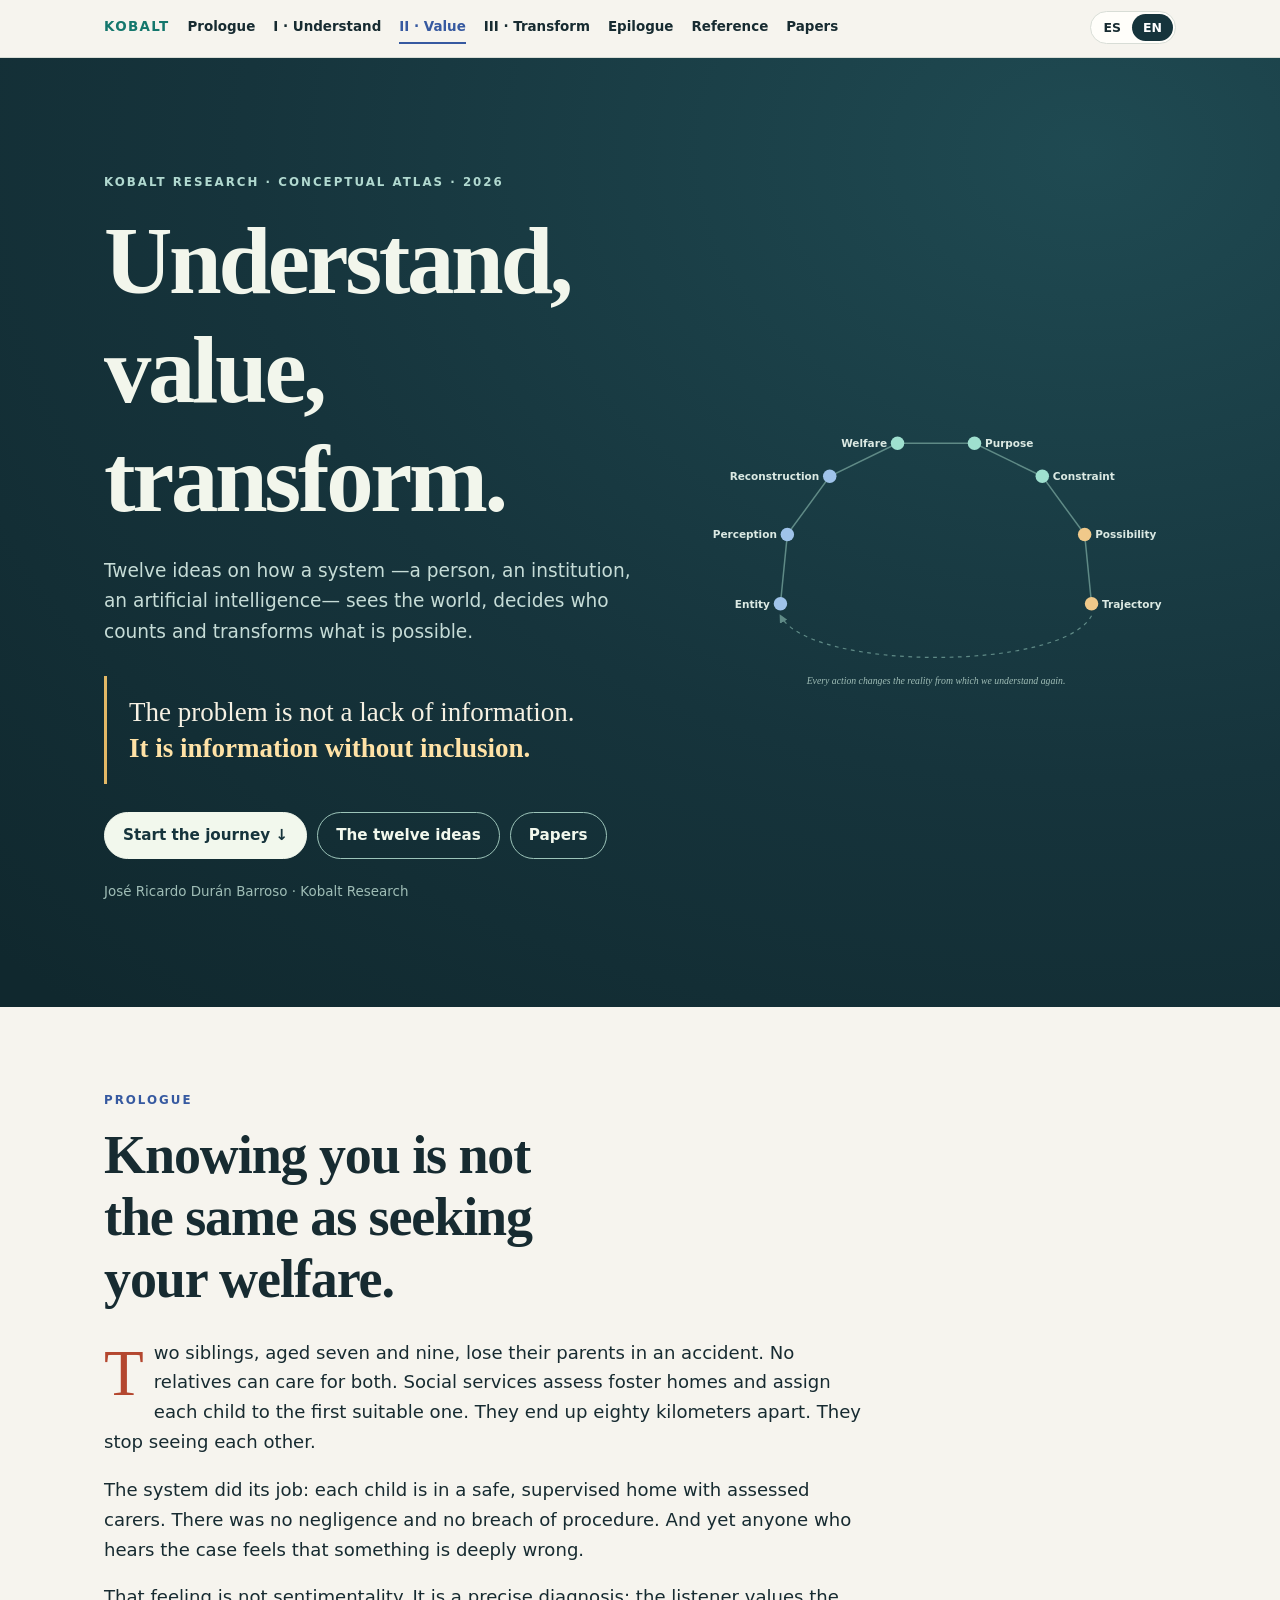
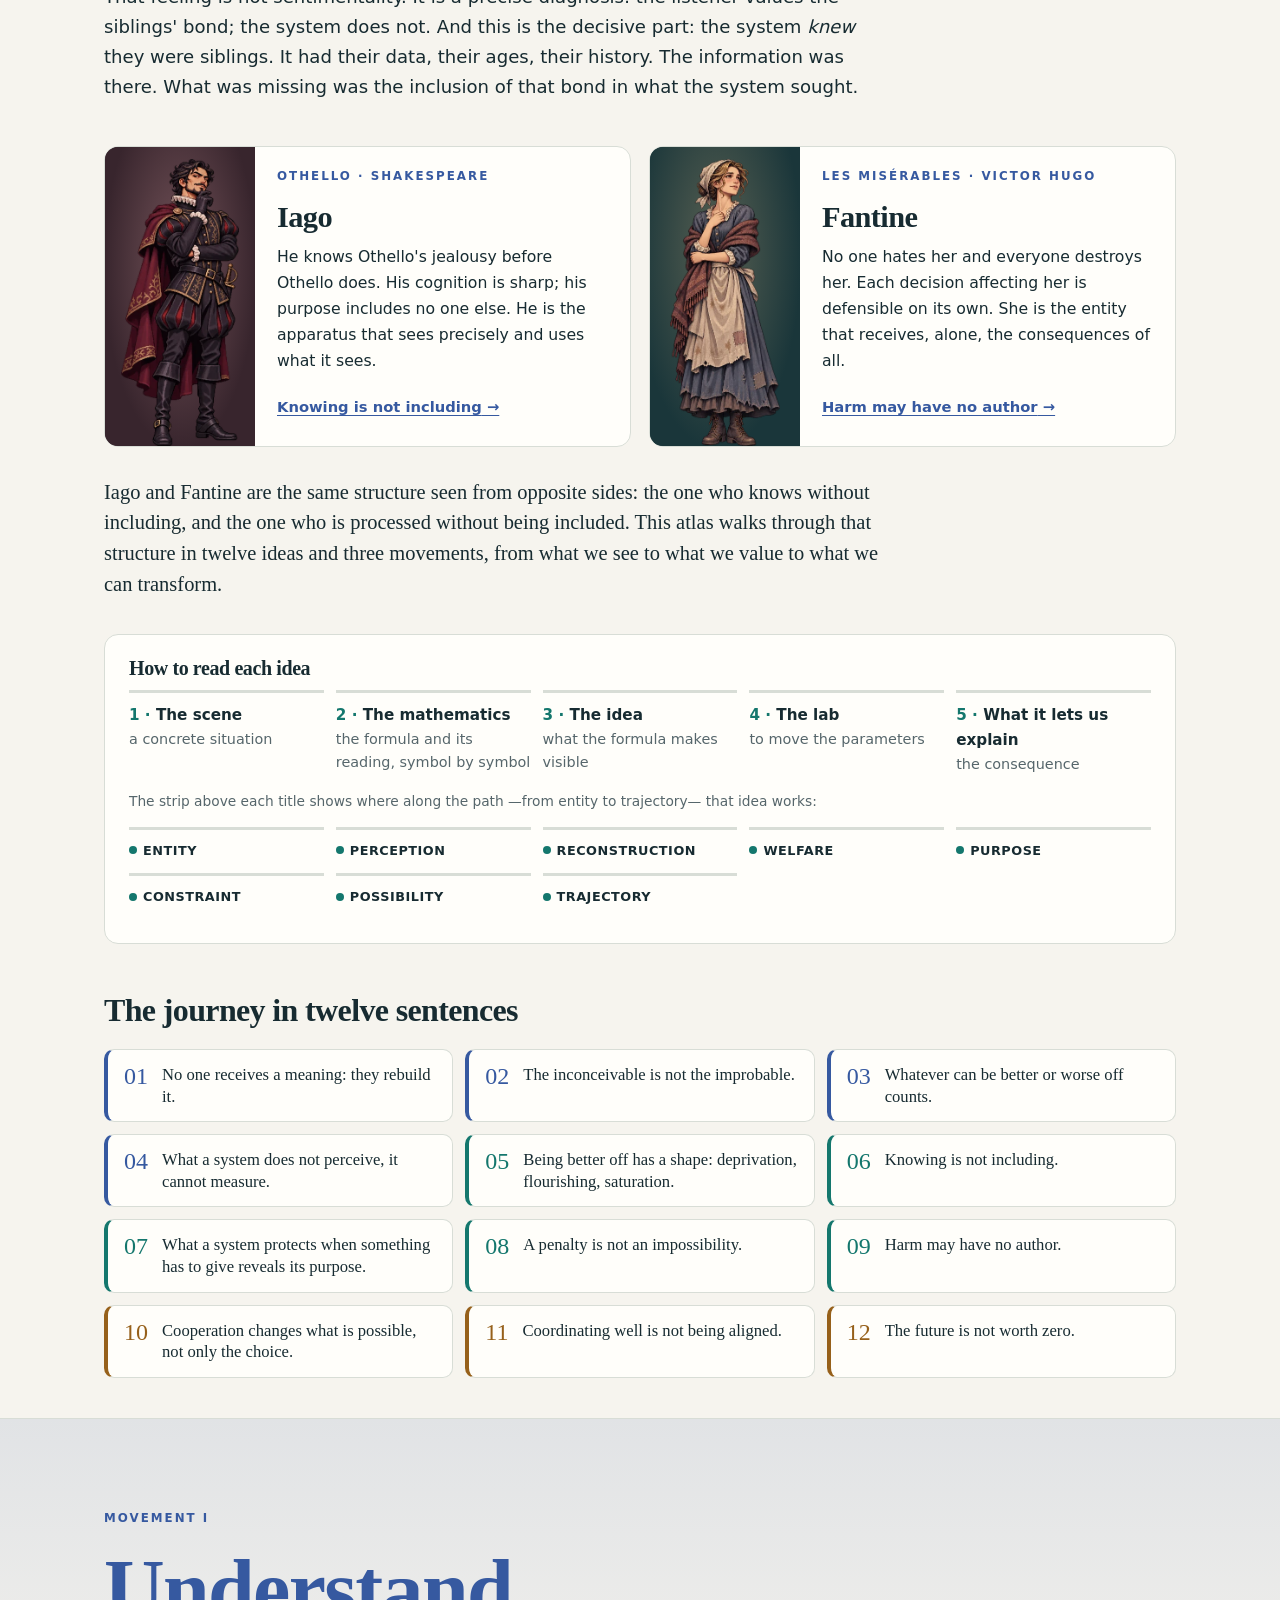
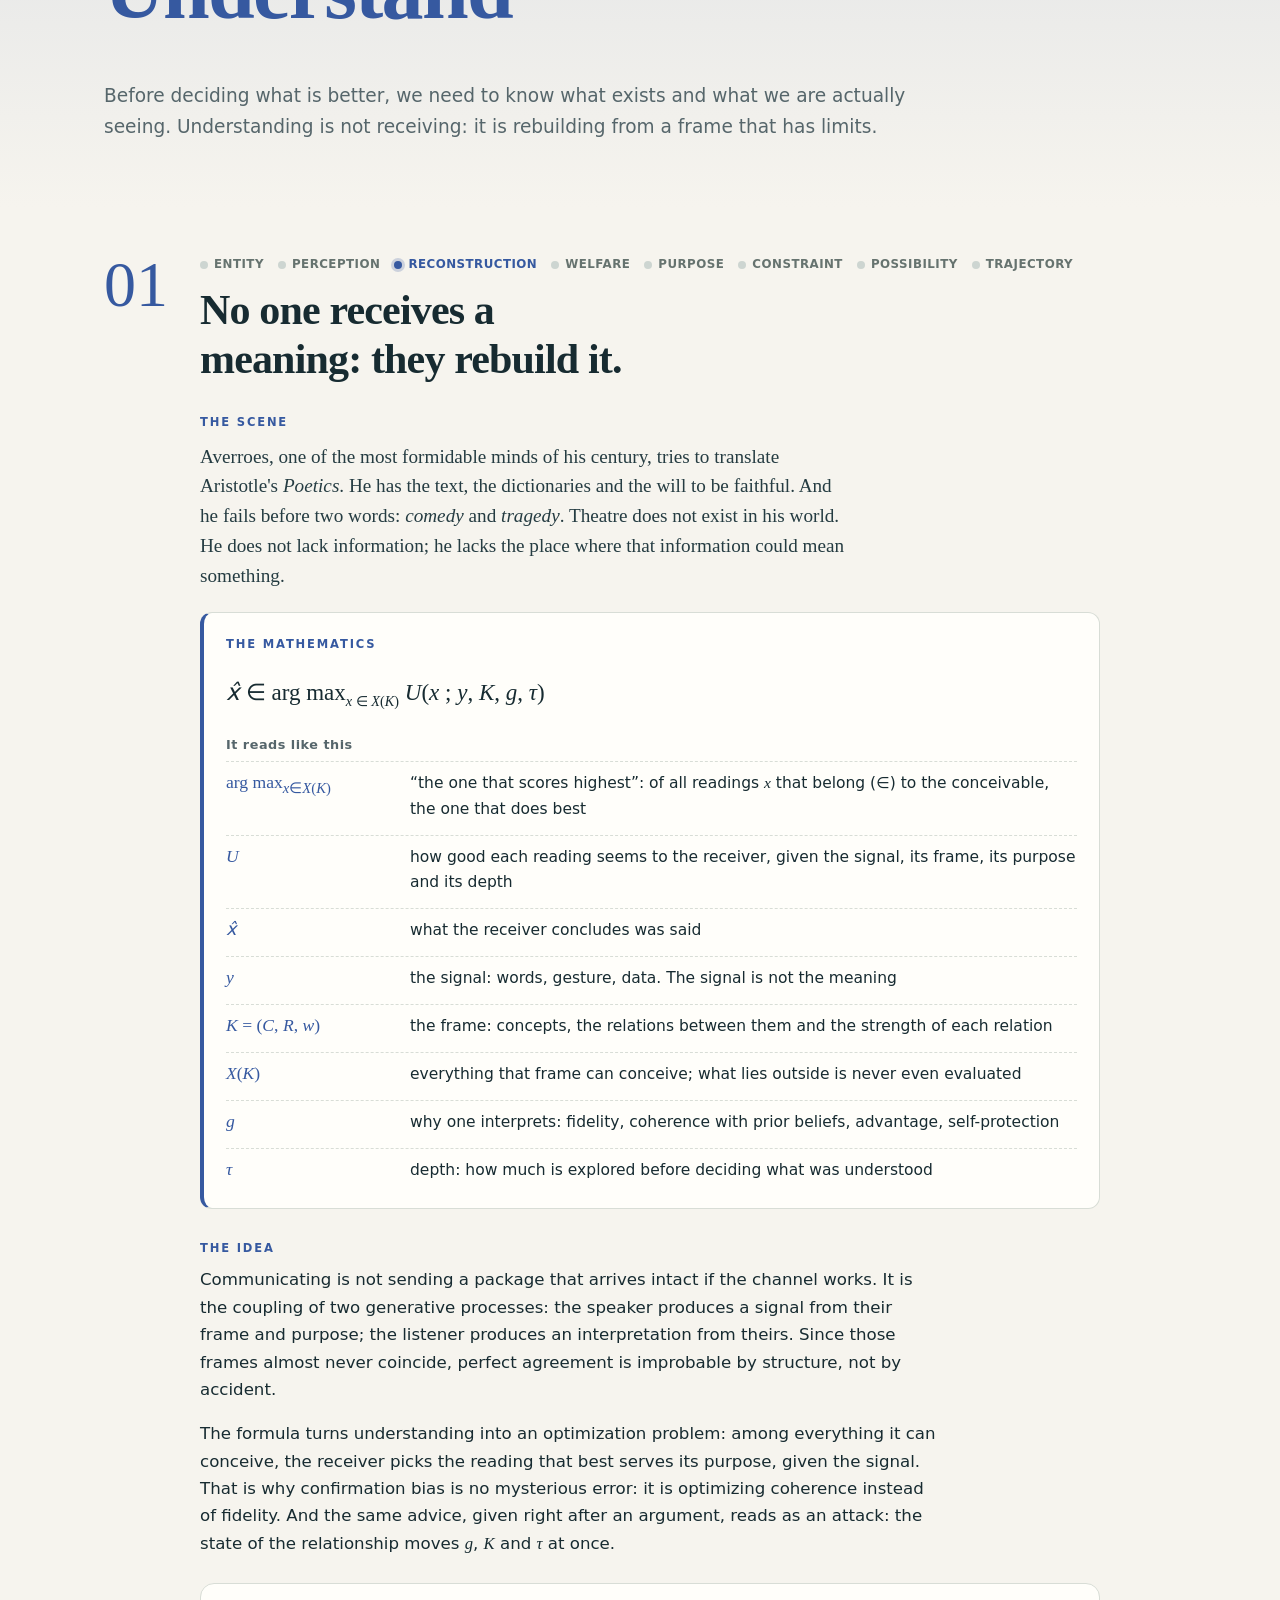
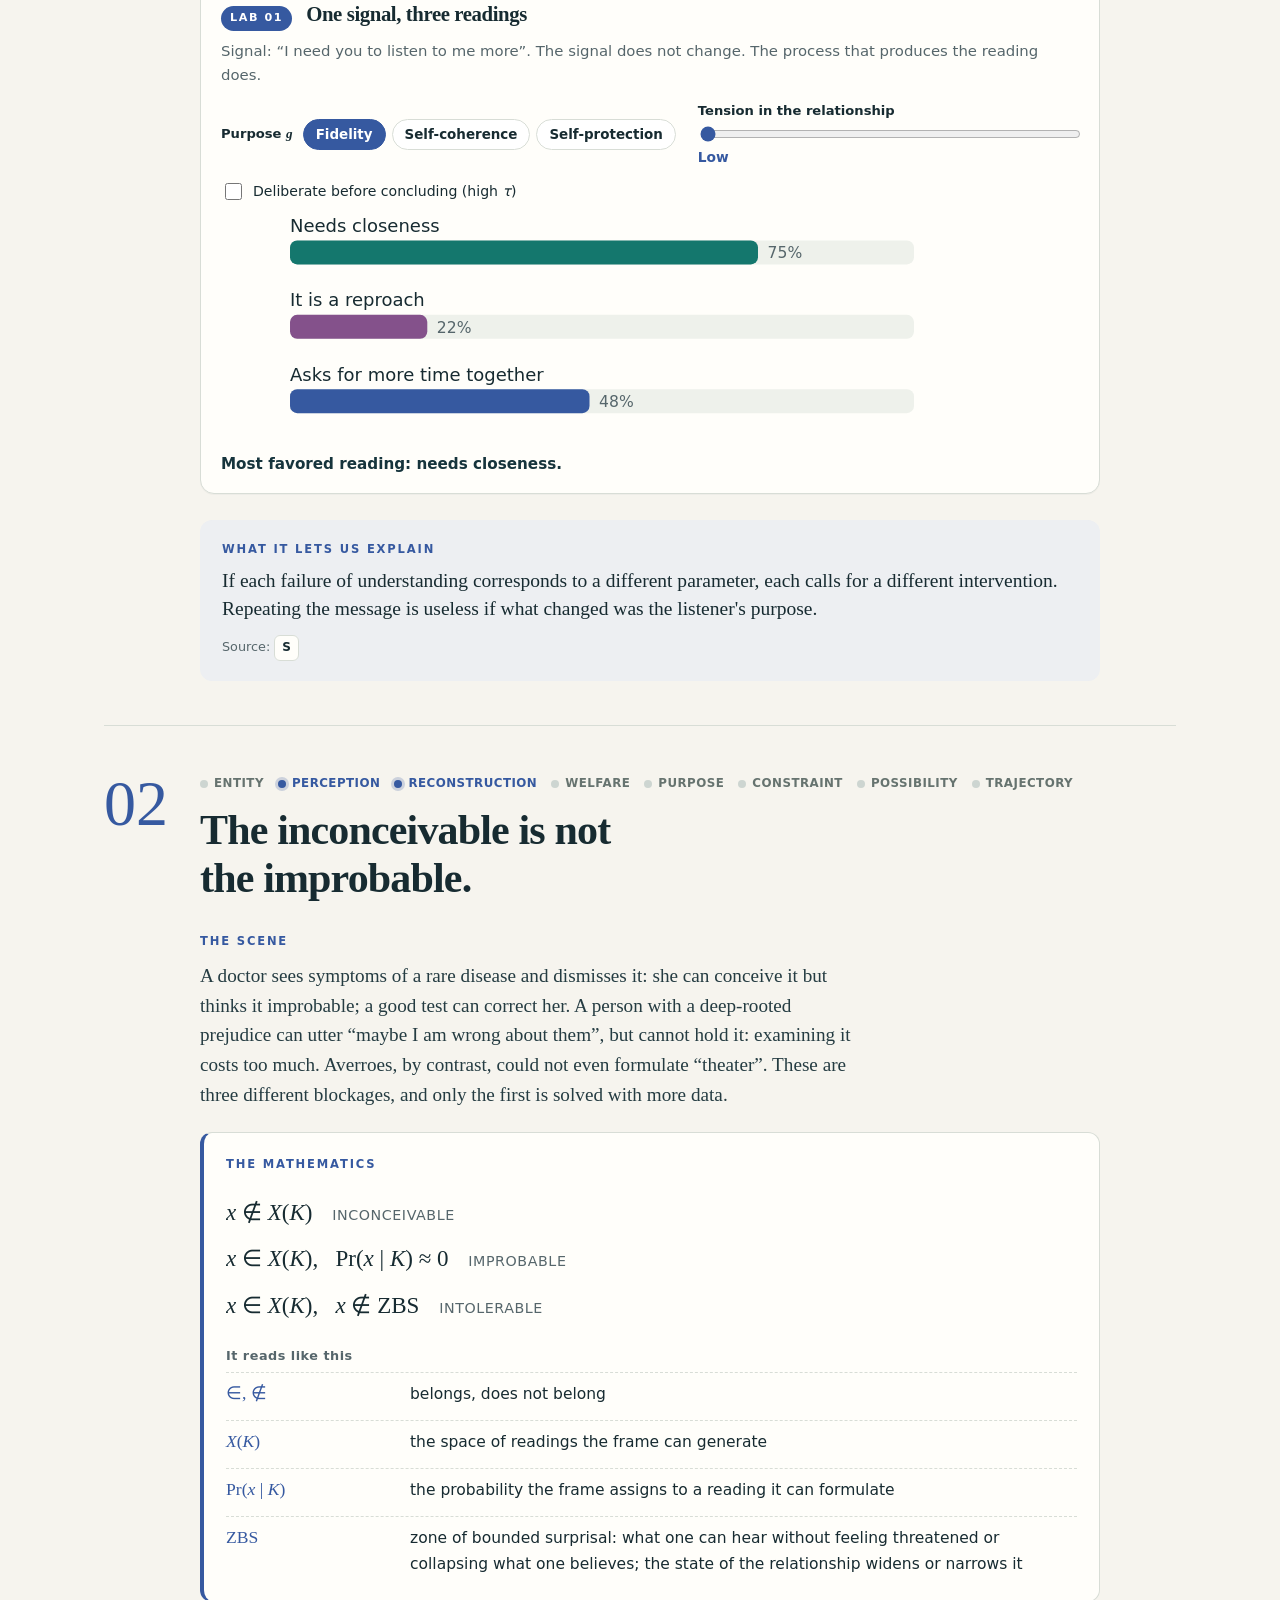
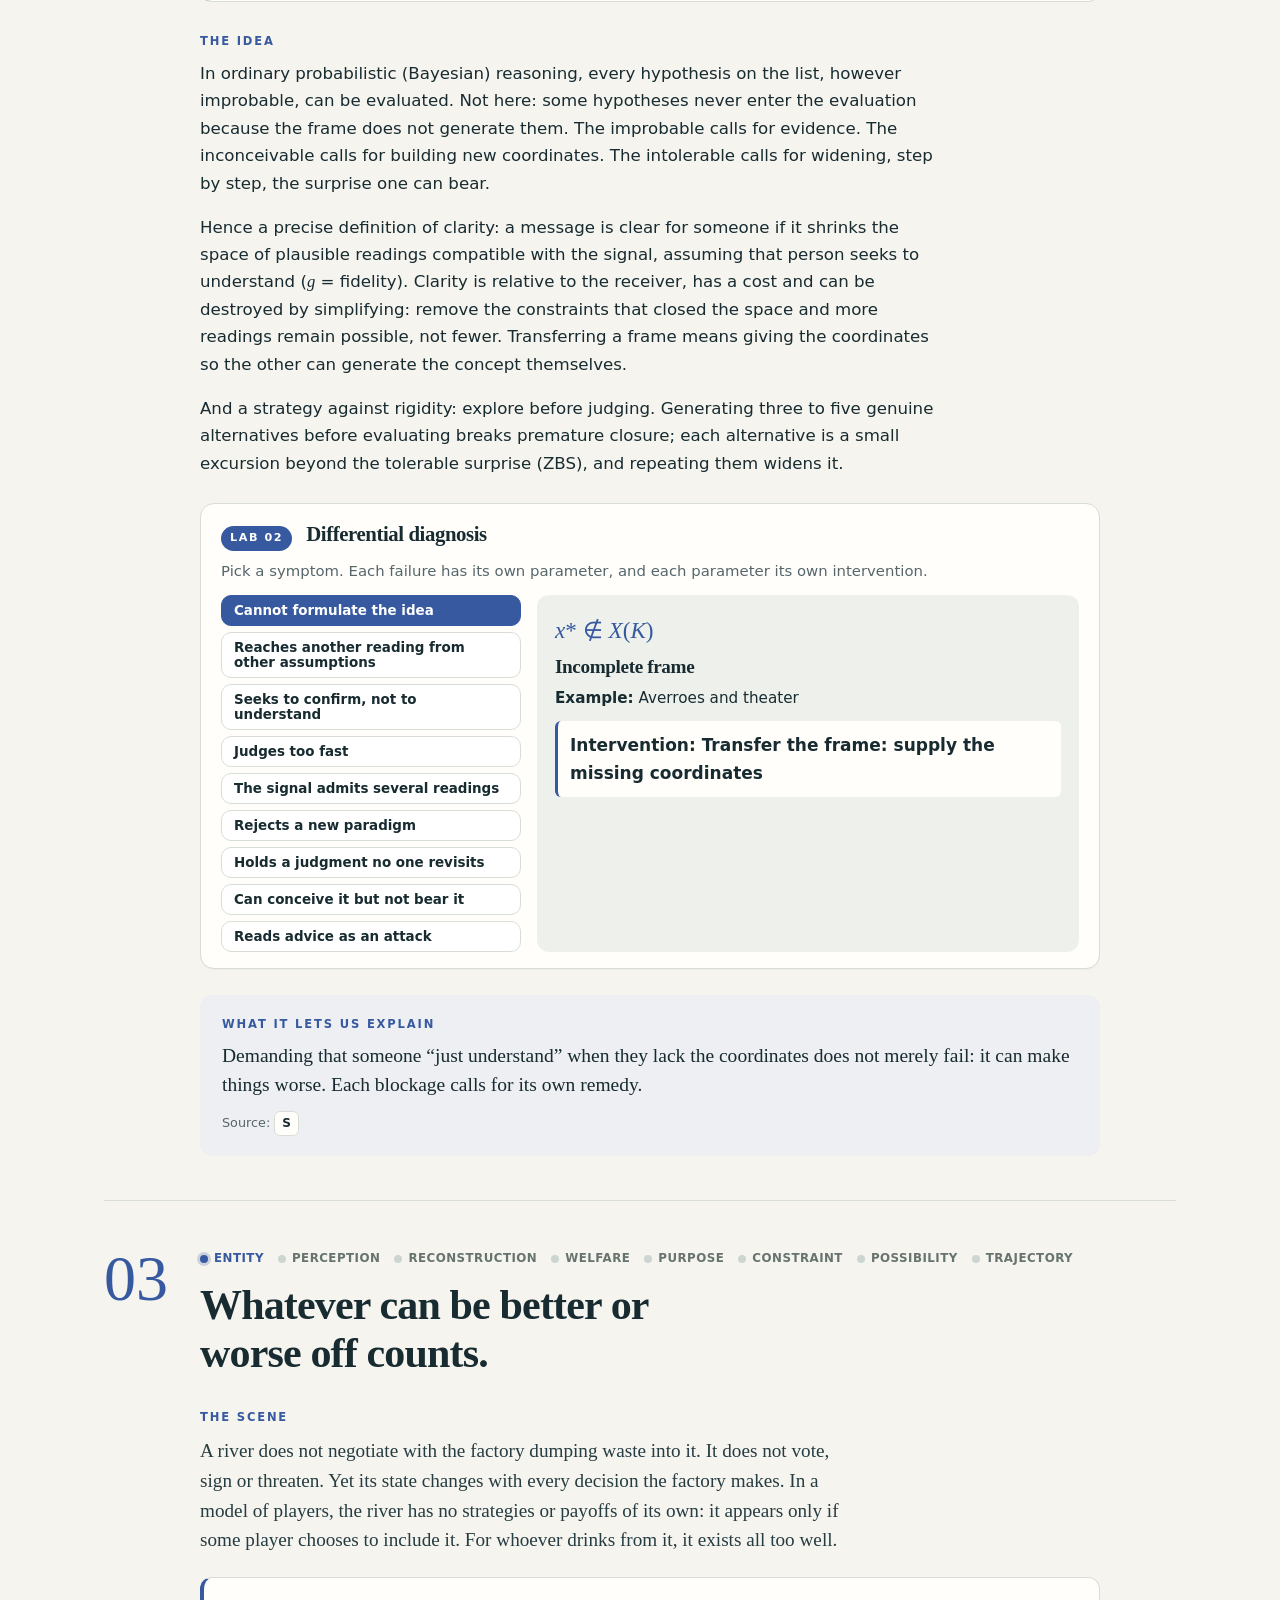
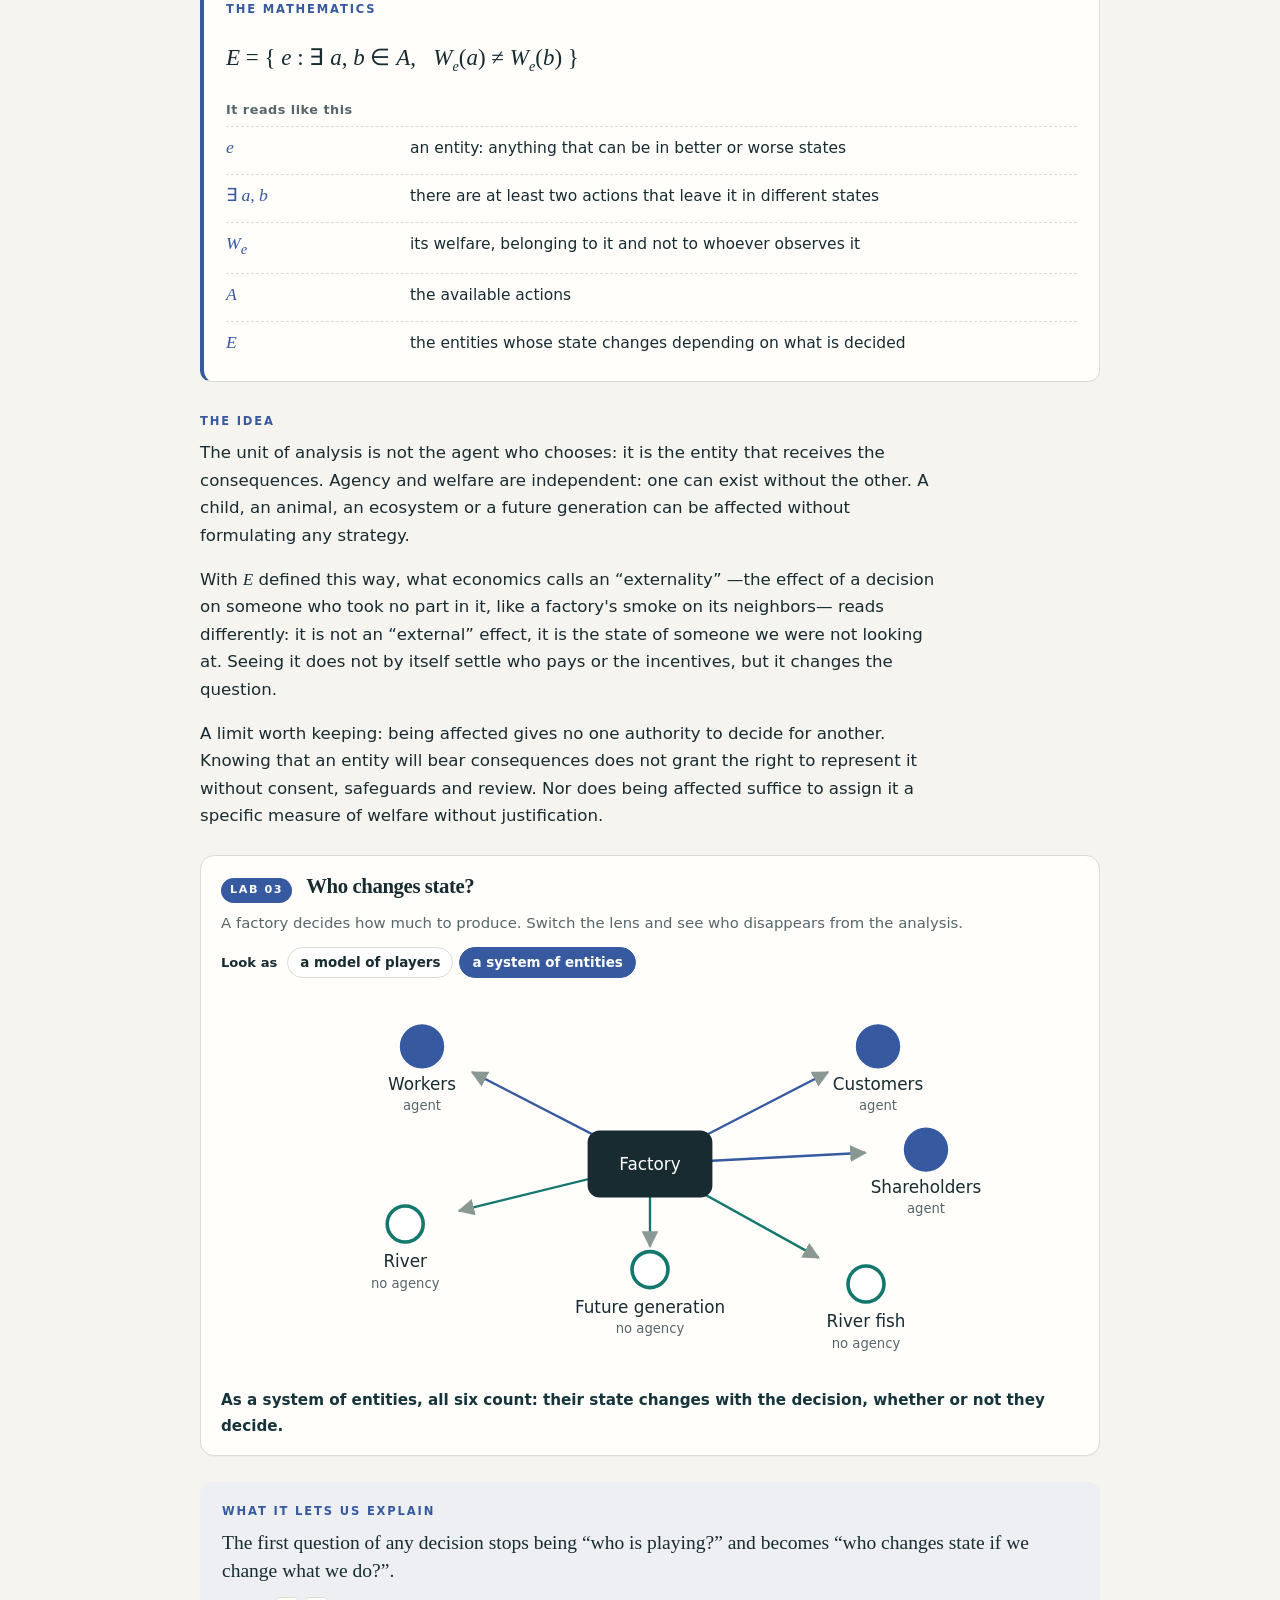
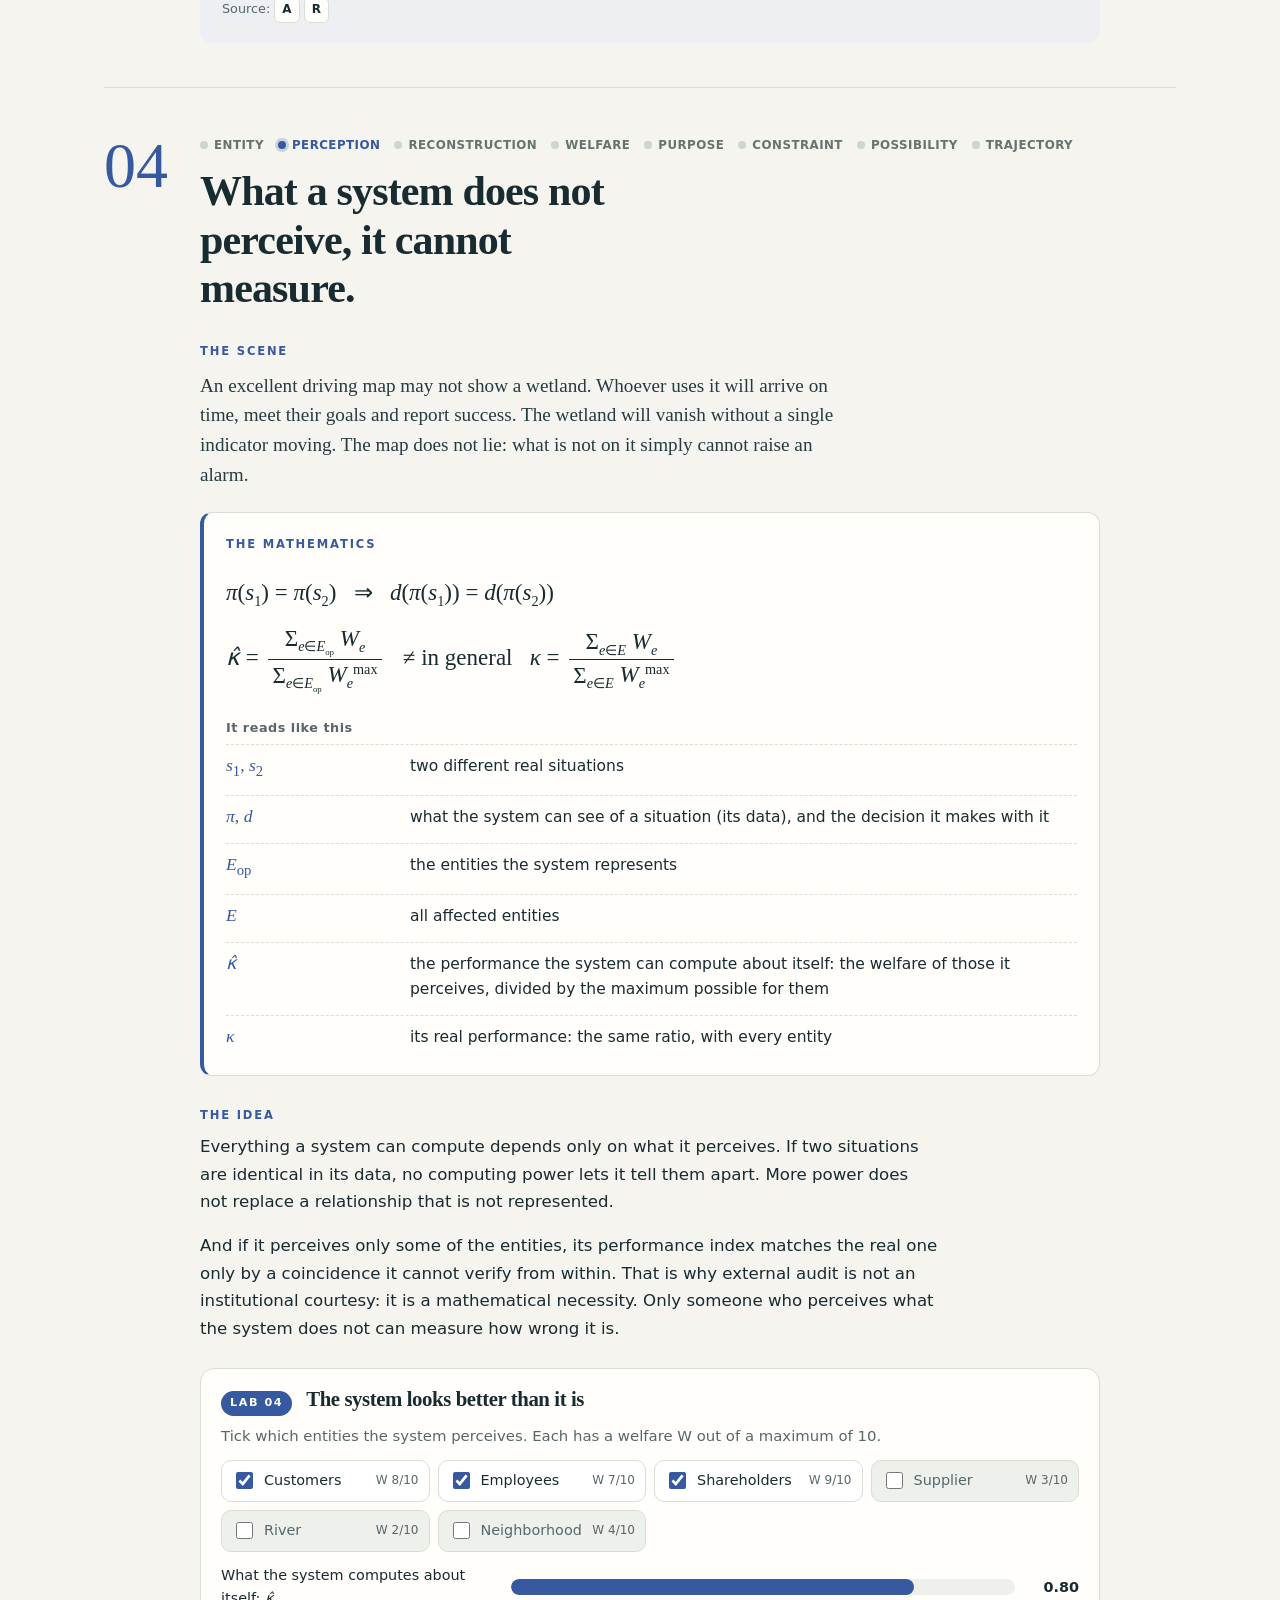
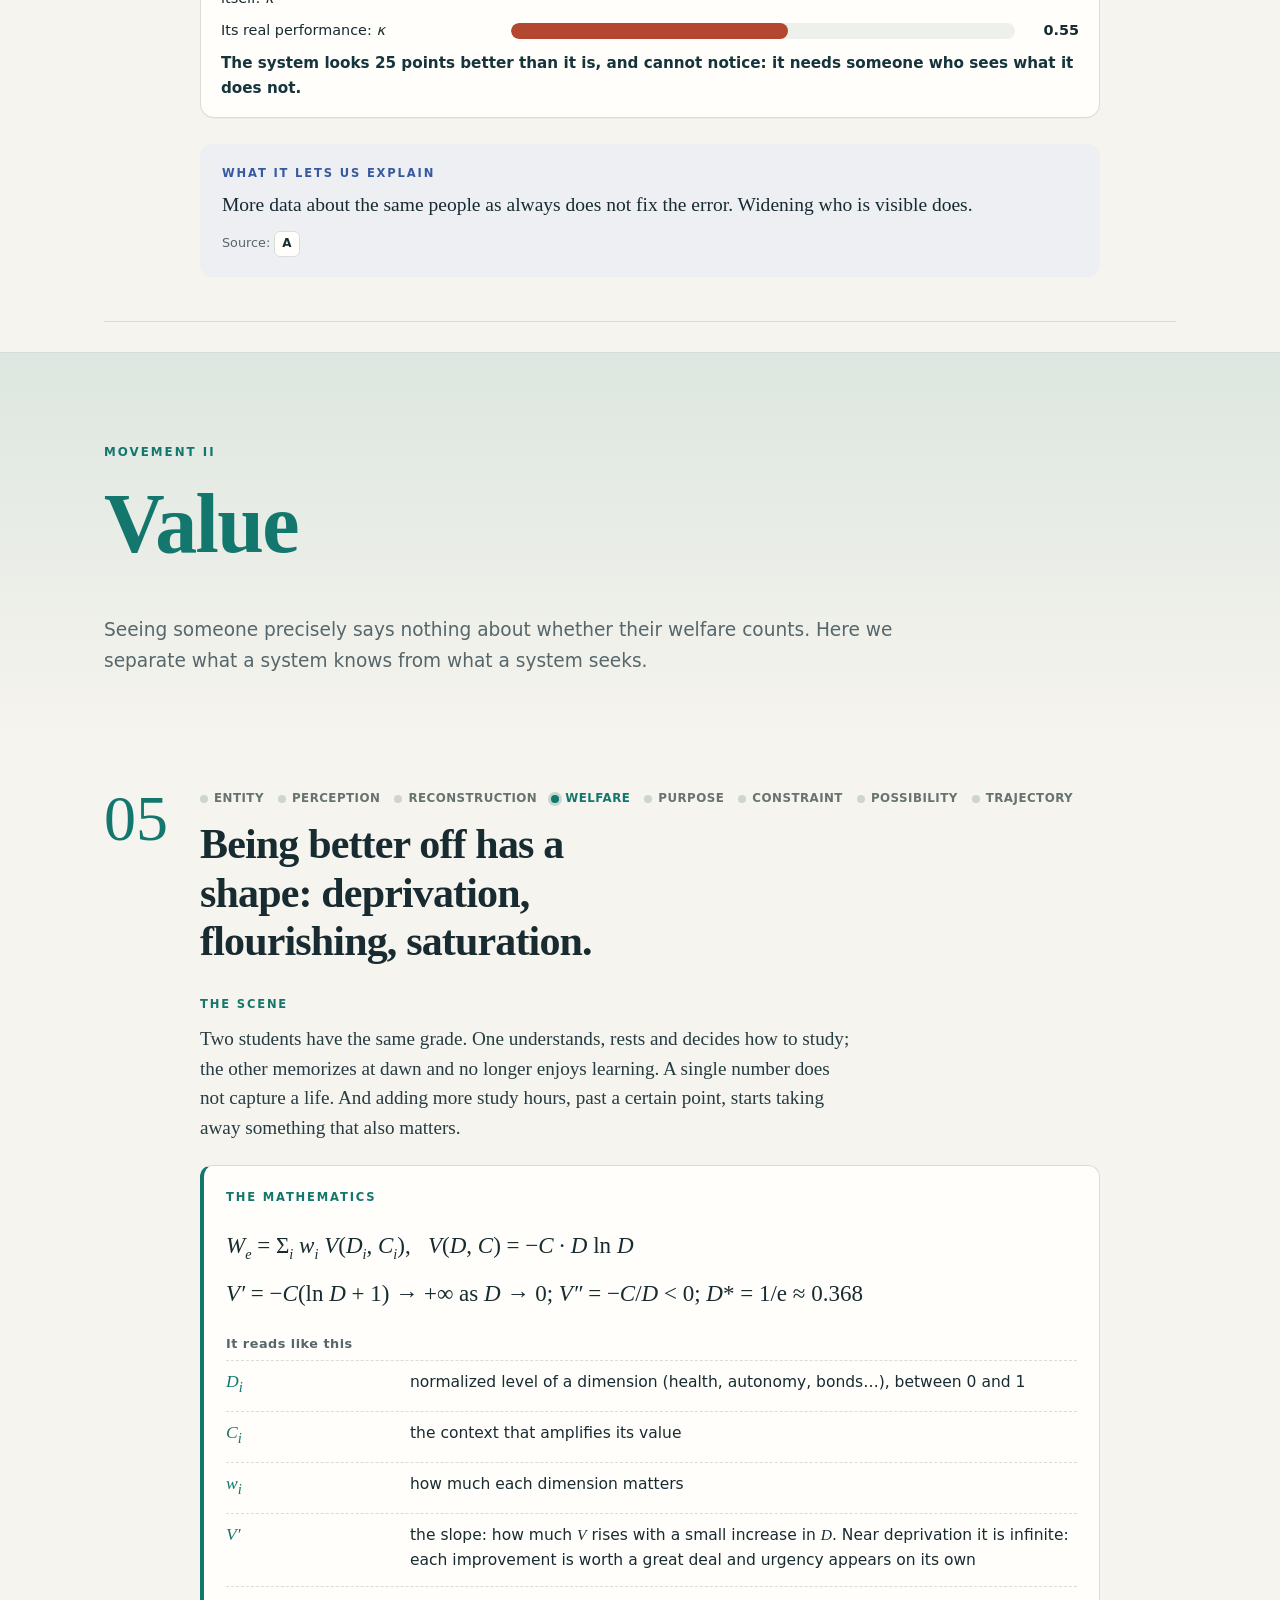
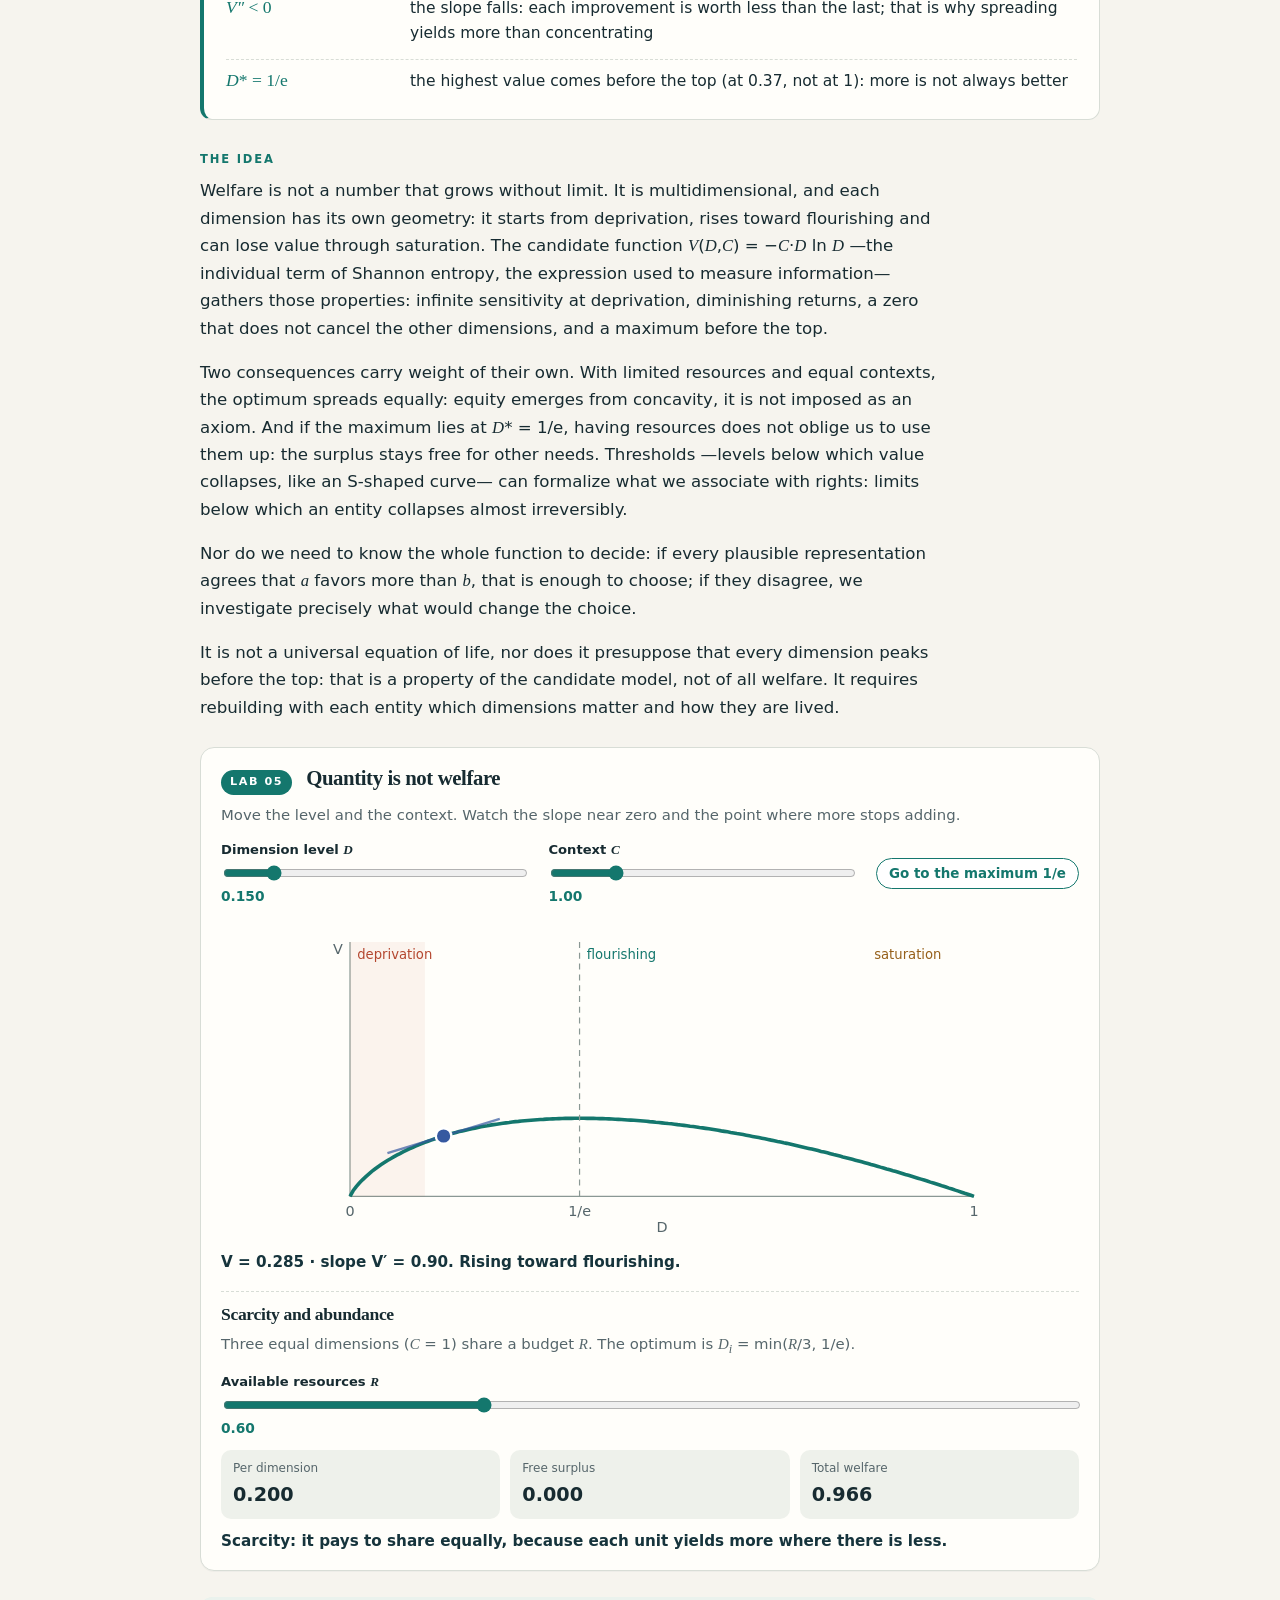
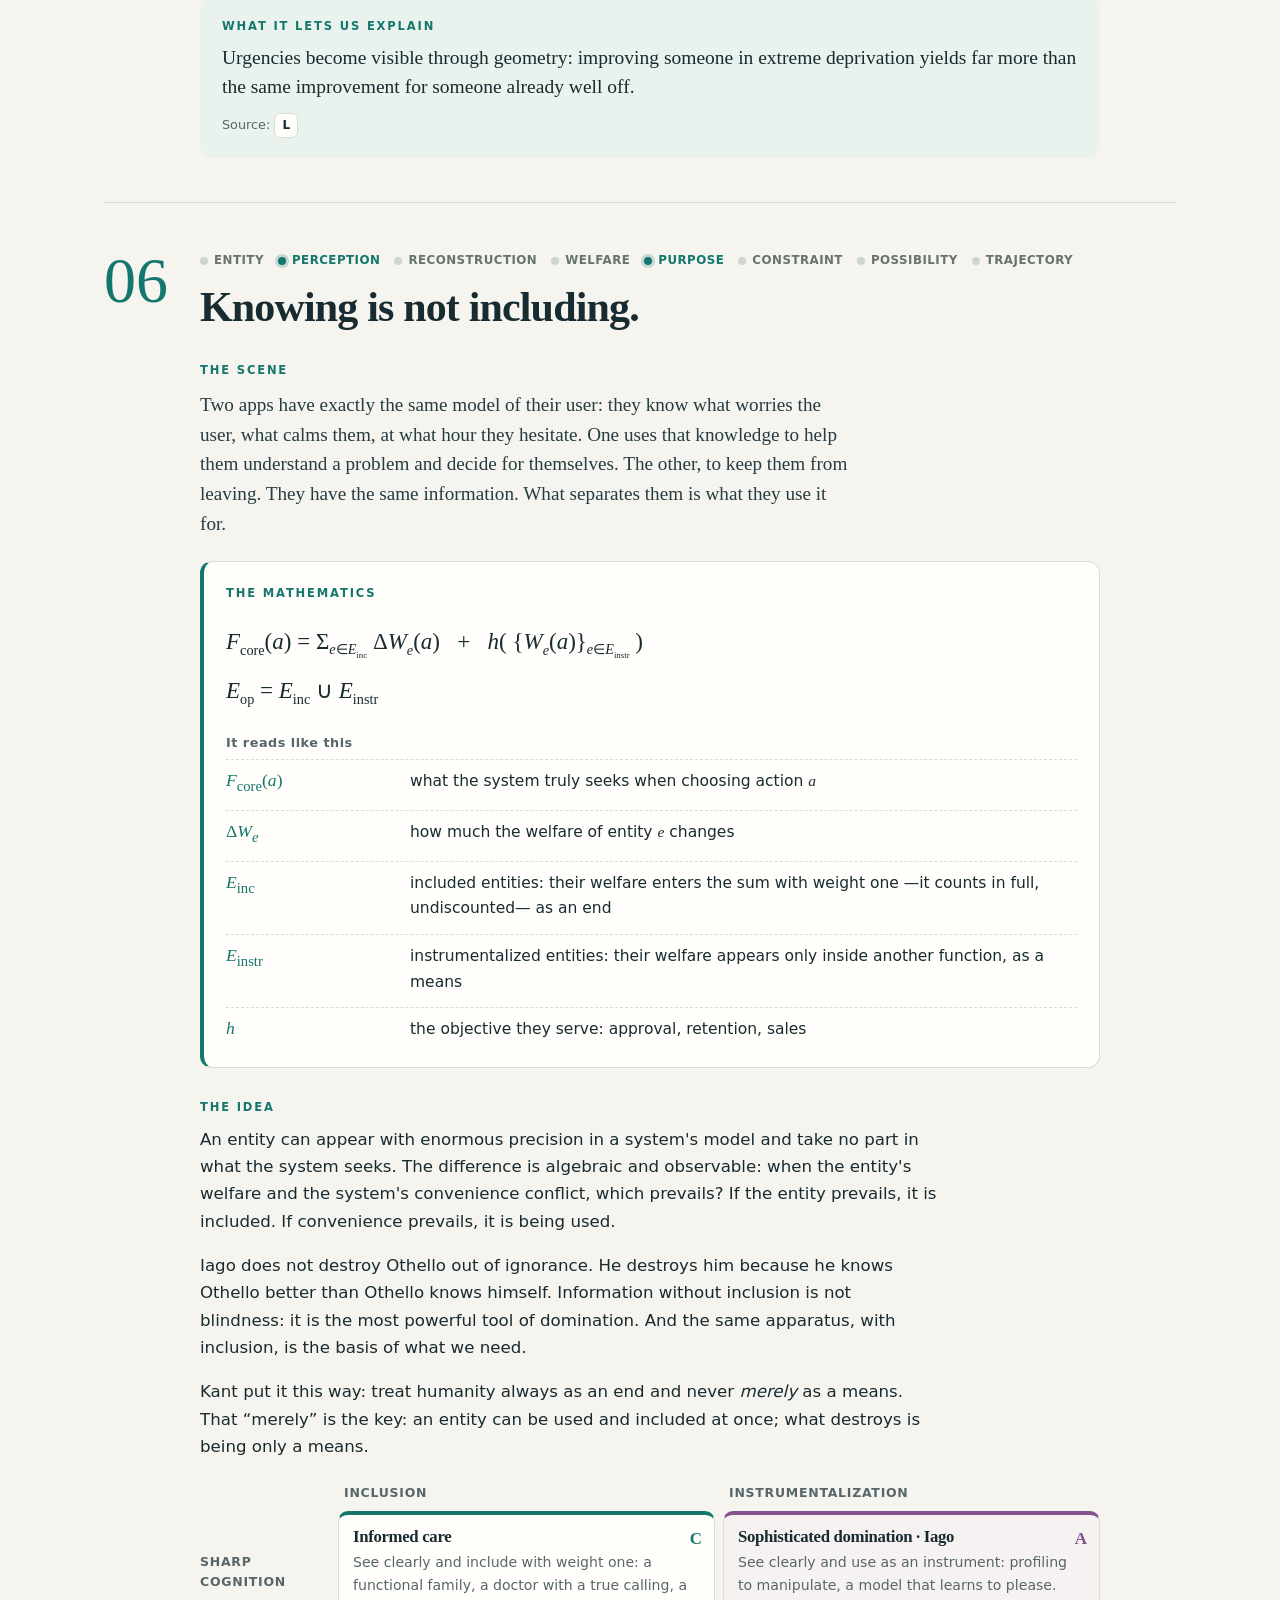
<file: kobalt-atlas/index.html>
<!doctype html>
<html lang="es" data-lang="es">
<head>
<meta charset="utf-8">
<meta name="viewport" content="width=device-width, initial-scale=1">
<meta name="description" content="Kobalt Research: doce ideas sobre comprender, valorar y transformar. Twelve ideas on understanding, valuing and transforming.">
<meta name="author" content="José Ricardo Durán Barroso">
<title>Kobalt Research · Comprender, valorar, transformar</title>
<style>:root{
  --ink:#172b31;--muted:#56666b;--paper:#f6f4ee;--panel:#fffefa;--soft:#eef1eb;--line:#d8ddd6;
  --blue:#3659a0;--green:#14776d;--amber:#96601a;--purple:#84518b;--terra:#b4472f;--grey:#7a8686;--dark:#16343c;
  --serif:Georgia,'Times New Roman',serif;
  --sans:system-ui,-apple-system,BlinkMacSystemFont,'Segoe UI',Roboto,sans-serif;
  --mc:var(--blue);
  color-scheme:light;
}
html[data-lang="es"] [lang="en"]:not(html),html[data-lang="en"] [lang="es"]:not(html){display:none!important}
*{box-sizing:border-box}
html{scroll-behavior:smooth;scroll-padding-top:70px;overflow-anchor:none}
body{margin:0;background:var(--paper);color:var(--ink);font-family:var(--sans);line-height:1.65;font-size:17px;-webkit-text-size-adjust:100%}
a{color:var(--blue);text-underline-offset:3px}
a:focus-visible,button:focus-visible,input:focus-visible{outline:3px solid #c17d20;outline-offset:3px}
h1,h2,h3,h4,h5{font-family:var(--serif);line-height:1.15;letter-spacing:-.02em;margin:0 0 .5em;font-weight:700}
h2{font-size:clamp(32px,5vw,54px)}
p{margin:.5em 0 1em}
.wrap{max-width:1120px;margin:0 auto;padding:0 24px}
.eyebrow{font-size:.74rem;font-weight:750;letter-spacing:.17em;text-transform:uppercase;color:var(--mc);margin-bottom:14px}
.eyebrow.light{color:#b1d9d0}
.fsmall{font-size:.86rem;color:var(--muted)}
.mt{margin-top:64px}
.h3c{font-size:clamp(24px,3vw,32px);margin:48px 0 20px}
.nowrap{white-space:nowrap}

/* ---------- navegación ---------- */
.top{position:sticky;top:0;z-index:20;background:rgba(246,244,238,.96);backdrop-filter:blur(10px);border-bottom:1px solid var(--line)}
.nav{max-width:1120px;margin:auto;display:flex;align-items:center;gap:18px;padding:10px 24px;overflow-x:auto;white-space:nowrap;scrollbar-width:none}
.nav::-webkit-scrollbar{display:none}
.navlinks{display:flex;gap:18px}
.nav a{font-size:.84rem;font-weight:650;color:var(--ink);text-decoration:none;padding:6px 0}
.nav a[aria-current]{color:var(--blue);box-shadow:inset 0 -2px var(--blue)}
.skip{position:absolute;left:-9999px;top:8px;z-index:30;background:var(--dark);color:#fff;padding:8px 14px;border-radius:8px}
.skip:focus{left:12px}
.sr{position:absolute;width:1px;height:1px;overflow:hidden;clip:rect(0 0 0 0);white-space:nowrap}
.nav a:hover{color:var(--blue)}
.nav .brand{letter-spacing:.1em;font-weight:850;color:var(--green)}
.langs{margin-left:auto;display:flex;border:1px solid var(--line);border-radius:999px;padding:2px;background:var(--panel)}
.langs button{border:0;background:none;font:700 .78rem var(--sans);padding:6px 11px;border-radius:999px;cursor:pointer;color:var(--ink)}
.langs button[aria-pressed="true"]{background:var(--dark);color:#fff}
.progress{height:3px;background:var(--green);width:0}

/* ---------- portada ---------- */
.hero{background:radial-gradient(120% 120% at 85% 10%,#1f4a52 0%,var(--dark) 55%,#10282e 100%);color:#f2f6ec;padding:clamp(56px,9vw,120px) 0 clamp(48px,7vw,96px)}
.herogrid{display:grid;grid-template-columns:1.15fr 1fr;gap:40px;align-items:center}
.hero h1{font-size:clamp(48px,7.4vw,96px);margin:0 0 22px;letter-spacing:-.035em}
.hero .lead{font-size:1.16rem;color:#c6dcd7;max-width:56ch}
.thesis{margin:28px 0;padding:18px 0 18px 22px;border-left:3px solid #e2b866;font-family:var(--serif);font-size:clamp(21px,2.4vw,27px);line-height:1.35;color:#f6f1e3}
.thesis strong{color:#ffe2a6;font-weight:700}
.herobtns{display:flex;flex-wrap:wrap;gap:10px;margin-top:8px}
.hbtn{display:inline-block;padding:10px 18px;border:1px solid #9cc4b9;border-radius:999px;color:#f2f8ed;text-decoration:none;font-weight:600;font-size:.95rem}
.hbtn.solid{background:#f2f8ed;color:var(--dark);border-color:#f2f8ed}
.byline{font-size:.84rem;color:#9fbdb6;margin-top:22px}
.herosvg{width:100%;height:auto;overflow:visible}
.herosvg text{font:600 14px var(--sans);fill:#dbe9e3}
.herosvg .hcap{font:italic 13px var(--serif);fill:#9fbdb6}
.hn{opacity:0;animation:hin .7s ease forwards;animation-delay:var(--d)}
@keyframes hin{from{opacity:0;transform:translateY(6px)}to{opacity:1;transform:none}}
.flow{animation:flow 2.4s linear infinite}
@keyframes flow{to{stroke-dashoffset:-22}}

/* ---------- prólogo ---------- */
.prologue{padding:84px 0 40px}
.prologue h2{max-width:16ch}
.story{max-width:760px;font-size:1.13rem}
.story .drop::first-letter{font-family:var(--serif);float:left;font-size:3.6em;line-height:.9;padding:6px 10px 0 0;color:var(--terra)}
.pair{display:grid;grid-template-columns:1fr 1fr;gap:18px;margin:44px 0 26px}
.persona{display:grid;grid-template-columns:150px 1fr;background:var(--panel);border:1px solid var(--line);border-radius:14px;overflow:hidden}
.art{background-size:auto 96%;background-position:center bottom;background-repeat:no-repeat;min-height:250px}
.art.iago{background-image:url("[data-uri]"),radial-gradient(ellipse at 50% 40%,#75545a,#38252d 72%);background-size:auto 96%,cover;background-color:#38252d}
.art.fantine{background-image:url("[data-uri]"),radial-gradient(ellipse at 45% 35%,#586052,#1a363a 72%);background-size:auto 96%,cover;background-color:#1a363a}
.ptext{padding:20px 22px}
.ptext h3{font-size:1.9rem;margin-bottom:.3em}
.ptext p{font-size:.98rem}
.ptext a{font-weight:650;font-size:.92rem;display:inline-block;padding:6px 0}
.bridge{max-width:780px;font-family:var(--serif);font-size:1.28rem;line-height:1.5;margin:30px 0}
.howto{background:var(--panel);border:1px solid var(--line);border-radius:14px;padding:22px 24px;margin:34px 0}
.howto h4{font-size:1.25rem}
.howto ol{display:grid;grid-template-columns:repeat(5,1fr);gap:12px;padding:0;margin:8px 0 14px;list-style:none;counter-reset:h}
.howto li{counter-increment:h;font-size:.9rem;color:var(--muted);border-top:3px solid var(--line);padding-top:10px}
.howto li b{display:block;color:var(--ink);font-size:.95rem}
.howto li b::before{content:counter(h) " · ";color:var(--green)}
.overview{display:grid;grid-template-columns:repeat(3,1fr);gap:12px}
.ov{display:flex;gap:14px;align-items:flex-start;background:var(--panel);border:1px solid var(--line);border-left:4px solid var(--mc);border-radius:10px;padding:14px 16px;text-decoration:none;color:var(--ink);transition:transform .15s,box-shadow .15s}
.ov:hover{transform:translateY(-2px);box-shadow:0 6px 18px rgba(23,43,49,.08)}
.ovn{font-family:var(--serif);font-size:1.5rem;color:var(--mc);line-height:1}
.ovt{font-family:var(--serif);font-size:1.04rem;line-height:1.3}
.m1{--mc:var(--blue)}.m2{--mc:var(--green)}.m3{--mc:var(--amber)}

/* ---------- columna (cadena) ---------- */
.spine{display:flex;flex-wrap:wrap;gap:4px 14px;list-style:none;padding:0;margin:0 0 12px}
.sp{display:flex;align-items:center;gap:6px;font-size:.74rem;font-weight:650;letter-spacing:.04em;text-transform:uppercase;color:#66736f}
.sp .dot{width:8px;height:8px;border-radius:50%;background:#cdd5d1}
.sp.on{color:var(--mc)}
.sp.on .dot{background:var(--mc);box-shadow:0 0 0 3px color-mix(in srgb,var(--mc) 22%,transparent)}
.spine:not(.compact) .sp{color:var(--ink);font-size:.8rem}
.spine:not(.compact) .sp .dot{background:var(--green)}

/* ---------- movimientos ---------- */
.movement{padding-bottom:30px}
.mhero{padding:90px 0 46px;background:linear-gradient(180deg,color-mix(in srgb,var(--mc) 11%,var(--paper)) 0%,var(--paper) 100%);border-top:1px solid var(--line)}
.mhero h2{color:var(--mc);font-size:clamp(46px,7vw,84px)}
.mlead{font-size:1.16rem;color:var(--muted);max-width:68ch}

/* ---------- ideas ---------- */
.idea{padding:48px 0 44px;border-bottom:1px solid var(--line)}
.ihead{display:grid;grid-template-columns:84px 1fr;gap:12px;align-items:start}
.inum{font-family:var(--serif);font-size:clamp(46px,6vw,64px);line-height:.95;color:var(--mc)}
.ihead h3{font-size:clamp(28px,3.8vw,42px);max-width:22ch;margin:0}
.ibody{margin-left:96px;max-width:900px}
.tempo{font-size:.72rem;font-weight:800;letter-spacing:.16em;text-transform:uppercase;color:var(--mc);margin:30px 0 8px}
.scene p{font-family:var(--serif);font-size:1.2rem;line-height:1.55;color:#253c42}
.math{background:var(--panel);border:1px solid var(--line);border-left:4px solid var(--mc);border-radius:12px;padding:6px 22px 18px;margin:22px 0}
.math .tempo{margin-top:16px}
.formula{font-family:var(--serif);font-size:clamp(17px,2.2vw,23px);line-height:1.5;padding:8px 0 4px;overflow-x:auto}
.formula .fl{padding:6px 0;white-space:nowrap}
.formula i,.reading i,.cf i,.dcard i,.labdesc i,.cl i,.concept i,.chain i,.math p i{font-family:var(--serif);font-style:italic}
.formula sub,.formula sup{font-size:.62em}
.flab{font-family:var(--sans);font-size:.62em;font-style:normal;color:var(--muted);margin-left:14px;letter-spacing:.04em;text-transform:uppercase}
.frac{display:inline-flex;flex-direction:column;vertical-align:middle;text-align:center;margin:0 4px}
.frac>span{padding:0 4px;line-height:1.3}
.frac>span:first-child{border-bottom:1px solid currentColor}
.reads{font-size:.8rem;font-weight:700;color:var(--muted);margin:12px 0 6px;letter-spacing:.04em}
.reading{list-style:none;padding:0;margin:0;display:grid;gap:6px}
.reading li{display:grid;grid-template-columns:minmax(110px,170px) 1fr;gap:14px;align-items:baseline;padding:6px 0;border-top:1px dashed var(--line)}
.reading .sym{font-family:var(--serif);font-size:1.1rem;color:var(--mc)}
.reading .rd{font-size:.97rem}
.concept p{font-size:1.04rem;max-width:70ch}
.scene p{max-width:68ch}
.conseq{margin-top:26px;padding:20px 22px;background:color-mix(in srgb,var(--mc) 9%,var(--panel));border-radius:12px}
.conseq .tempo{margin-top:0}
.conseq p{font-family:var(--serif);font-size:1.22rem;line-height:1.45;margin:.2em 0 .6em}
.src{font-size:.8rem;color:var(--muted)}
.ptag{display:inline-block;min-width:24px;text-align:center;font-weight:800;font-size:.75rem;padding:2px 7px;border-radius:6px;background:var(--panel);border:1px solid var(--line);text-decoration:none;color:var(--ink)}

/* matriz */
.matrix{display:grid;grid-template-columns:130px 1fr 1fr;gap:8px;margin:22px 0}
.mhead{font-size:.78rem;font-weight:750;text-transform:uppercase;letter-spacing:.06em;color:var(--muted);align-self:end;padding:0 6px}
.mrow{font-size:.78rem;font-weight:750;text-transform:uppercase;letter-spacing:.06em;color:var(--muted);align-self:center}
.mcell{background:var(--panel);border:1px solid var(--line);border-top:4px solid var(--c,var(--grey));border-radius:10px;padding:12px 14px;position:relative}
.mcell h4{font-size:1.05rem;margin:0 0 4px;padding-right:22px}
.mcell p{font-size:.88rem;margin:0;color:var(--muted)}
.mk{position:absolute;right:12px;top:10px;font-family:var(--serif);color:var(--c)}
.mcell.green{--c:var(--green)}.mcell.purple{--c:var(--purple);background:color-mix(in srgb,var(--purple) 7%,var(--panel))}.mcell.blue{--c:var(--blue)}.mcell.grey{--c:var(--grey)}

/* tablas */
.tablewrap{overflow-x:auto;margin:20px 0;border:1px solid var(--line);border-radius:12px;background:var(--panel)}
table{border-collapse:collapse;width:100%;font-size:.92rem}
th,td{padding:9px 12px;border-bottom:1px solid var(--line);text-align:left;vertical-align:top}
thead th{font-size:.74rem;text-transform:uppercase;letter-spacing:.06em;color:var(--muted);background:var(--soft)}
.ctable td{text-align:right;font-variant-numeric:tabular-nums}
.ctable td.neg{color:var(--terra);font-weight:700}
.ctable tbody tr:last-child th,.ctable tbody tr:last-child td:last-child{font-weight:700}
.concepts th[scope],.concepts tbody th{font-family:var(--serif);font-size:1rem;min-width:170px}
.concepts .cf{font-family:var(--serif);white-space:nowrap;color:var(--dark)}
.concepts .ci{text-align:center;font-weight:700}

/* ---------- laboratorios ---------- */
.lab{background:var(--panel);border:1px solid var(--line);border-radius:14px;padding:18px 20px 16px;margin:26px 0;box-shadow:0 1px 0 rgba(23,43,49,.03)}
.labhead{display:flex;flex-wrap:wrap;align-items:baseline;gap:6px 14px}
.labtag{font-size:.7rem;font-weight:800;letter-spacing:.14em;text-transform:uppercase;color:#fff;background:var(--mc);padding:3px 9px;border-radius:999px}
.lab h4{font-size:1.3rem;margin:0}
.labdesc{font-size:.93rem;color:var(--muted);margin:8px 0 12px}
.ctls{display:flex;flex-wrap:wrap;gap:12px 22px;align-items:center;margin-bottom:10px}
.ctl{display:flex;flex-direction:column;gap:2px;min-width:200px;flex:1 1 220px;font-size:.86rem}
.ctl output{font-variant-numeric:tabular-nums;font-weight:700;color:var(--mc)}
.cl{font-size:.82rem;font-weight:650;color:var(--ink)}
input[type=range]{width:100%;accent-color:var(--mc)}
.chk{display:flex;gap:8px;align-items:center;font-size:.88rem;cursor:pointer}
.chk input{accent-color:var(--mc);width:17px;height:17px}
.seg{display:flex;flex-wrap:wrap;align-items:center;gap:6px}
.seg .cl{margin-right:4px}
.seg button,.mini,.dlist button{font:600 .84rem var(--sans);border:1px solid var(--line);background:#fff;color:var(--ink);padding:7px 12px;border-radius:999px;cursor:pointer}
.seg button.on,.dlist button.on{background:var(--mc);border-color:var(--mc);color:#fff}
.mini{border-color:var(--mc);color:var(--mc)}
.lab svg{width:100%;max-width:720px;height:auto;display:block;margin:6px auto}
.lab svg text{font-family:var(--sans)}
.out{font-size:.95rem;font-weight:600;color:var(--dark);margin:8px 0 0;min-height:1.4em}
.subpanel{border-top:1px dashed var(--line);margin-top:16px;padding-top:12px}
.subpanel h5{font-size:1.1rem;margin:0}
.kpis{display:grid;grid-template-columns:repeat(auto-fit,minmax(130px,1fr));gap:10px;margin:10px 0}
.kpi{background:var(--soft);border-radius:10px;padding:9px 12px}
.kpi span{display:block;font-size:.75rem;color:var(--muted)}
.kpi b{font-size:1.2rem;font-variant-numeric:tabular-nums}
.kpi b.neg{color:var(--terra)}
.diag{display:grid;grid-template-columns:minmax(220px,300px) 1fr;gap:16px}
.dlist{display:flex;flex-direction:column;gap:6px}
.dlist button{text-align:left;border-radius:10px}
.dcard{background:var(--soft);border-radius:12px;padding:16px 18px}
.dcard .df{font-family:var(--serif);font-size:1.45rem;color:var(--mc);margin-bottom:6px}
.dcard h5{font-size:1.2rem;margin:0 0 8px}
.dcard p{margin:.3em 0;font-size:.95rem}
.dcard .fix{margin-top:10px;padding:10px 12px;background:var(--panel);border-left:3px solid var(--mc);border-radius:6px;font-weight:600}
.ents{display:grid;grid-template-columns:repeat(auto-fit,minmax(175px,1fr));gap:8px;margin-bottom:12px}
.ent{display:flex;gap:8px;align-items:center;border:1px solid var(--line);border-radius:10px;padding:8px 10px;cursor:pointer;font-size:.9rem;background:#fff}
.ent input{accent-color:var(--blue);width:17px;height:17px}
.ent small{margin-left:auto;color:var(--muted);font-variant-numeric:tabular-nums;white-space:nowrap}
.ent.off{background:var(--soft);color:var(--muted)}
.bars2{display:grid;gap:8px}
.b2{display:grid;grid-template-columns:minmax(150px,280px) 1fr 54px;gap:10px;align-items:center;font-size:.9rem}
.b2.wide{margin-top:10px}
.track{height:16px;background:var(--soft);border-radius:8px;overflow:hidden}
.fill{height:100%;border-radius:8px;transition:width .35s}
.fill.blue{background:var(--blue)}.fill.terra{background:var(--terra)}.fill.green{background:var(--green)}
.b2 b{font-variant-numeric:tabular-nums;text-align:right}
.planewrap{display:grid;grid-template-columns:minmax(220px,320px) 1fr;gap:18px;align-items:start}
.mode{font-family:var(--serif);font-size:1.4rem;margin-bottom:4px}
.stack{display:flex;height:18px;border-radius:9px;overflow:hidden;background:var(--soft);margin:6px 0}
.sx{background:var(--purple);transition:width .3s}.se{background:var(--blue);transition:width .3s}
.legend{line-height:2}.legend>span[lang]{margin-right:14px}
.sw{display:inline-block;width:11px;height:11px;border-radius:3px;margin-right:5px;vertical-align:-1px}
.sw.purple{background:var(--purple)}.sw.blue{background:var(--blue)}
.opts2{display:grid;grid-template-columns:1fr 1fr;gap:10px;margin:6px 0}
.opt{border:2px solid var(--line);border-radius:12px;padding:10px 14px;display:flex;flex-direction:column;gap:2px;font-weight:600;transition:border-color .2s,background .2s}
.opt b{font-family:var(--serif);font-size:1.3rem;color:var(--mc)}
.opt small{font-weight:500;color:var(--muted)}
.opt.win{border-color:var(--mc);background:color-mix(in srgb,var(--mc) 8%,#fff)}
.stages{display:grid;grid-template-columns:repeat(4,1fr);gap:8px;margin:8px 0}
.stage{border:1px solid var(--line);border-radius:10px;padding:10px 12px;background:#fff;transition:opacity .3s}
.stage.future{opacity:.62}
.stage.current{border-color:var(--terra);box-shadow:0 0 0 2px color-mix(in srgb,var(--terra) 25%,transparent)}
.stage b{font-family:var(--serif);color:var(--terra)}
.stage h5{margin:2px 0;font-size:1rem}
.stage p{font-size:.82rem;color:var(--muted);margin:0 0 6px}
.sv{font-weight:800;font-variant-numeric:tabular-nums}
.games{display:grid;grid-template-columns:1fr 1fr;gap:18px}
.game h5{font-size:1.05rem}
.gm{width:auto;font-family:var(--serif);font-size:1.05rem;margin-bottom:8px}
.gm th,.gm td{text-align:center;padding:9px 16px;border:1px solid var(--line)}
.gm th{background:var(--soft);font-family:var(--sans);font-size:.85rem}
.gm td.eq{background:color-mix(in srgb,var(--terra) 16%,#fff);font-weight:700}
.gm td.par{outline:3px solid var(--green);outline-offset:-3px}
.gm tr.dis td,.gm tr.dis th{opacity:.55;background:repeating-linear-gradient(45deg,#fff 0 6px,#f1f3ef 6px 12px)}
.k{display:inline-block;width:12px;height:12px;border-radius:3px;vertical-align:-1px;margin-right:3px}
.k.eq{background:color-mix(in srgb,var(--terra) 30%,#fff)}.k.par{border:2px solid var(--green);margin-left:14px}

/* ---------- epílogo ---------- */
.epilogue{padding:90px 0 70px;background:linear-gradient(180deg,#e9eee9 0%,var(--paper) 60%);border-top:1px solid var(--line);--mc:var(--green)}
.chain{list-style:none;padding:0;margin:0;display:grid;grid-template-columns:repeat(3,1fr);gap:12px}
.link{background:var(--panel);border:1px solid var(--line);border-radius:12px;padding:16px 18px;position:relative}
.ln{position:absolute;right:14px;top:10px;font-family:var(--serif);font-size:1.8rem;color:color-mix(in srgb,var(--green) 45%,#fff)}
.link h4{font-size:1.2rem;margin-bottom:4px}
.lq{font-family:var(--serif);font-style:italic;margin:0 0 8px}
.lf,.lx{font-size:.88rem;margin:4px 0}
.lf b{color:var(--terra)}.lx b{color:var(--green)}
.note{max-width:780px;color:var(--muted);margin:18px 0 30px}
.two{display:grid;grid-template-columns:1fr 1fr;gap:16px}
.two .math p{font-size:.97rem}
.closing{margin:56px auto 0;max-width:820px;text-align:center;font-family:var(--serif);font-size:clamp(24px,3.2vw,36px);line-height:1.3;color:var(--dark)}
.closing::before{content:"";display:block;width:60px;height:3px;background:var(--amber);margin:0 auto 26px}

/* ---------- referencia ---------- */
.reference{padding:90px 0 60px;border-top:1px solid var(--line);--mc:var(--dark)}
.search{width:100%;max-width:440px;padding:11px 14px;border:1px solid var(--line);border-radius:10px;font:1rem var(--sans);background:#fff;margin:10px 0 4px}
.cases{display:grid;grid-template-columns:repeat(3,1fr);gap:12px;margin-top:12px}
.case{background:var(--panel);border:1px solid var(--line);border-radius:12px;padding:14px 16px}
.chd{display:flex;gap:10px;align-items:baseline}
.cn{font-family:var(--serif);color:var(--muted)}
.case h4{font-size:1.08rem;margin:0}
.cs{font-size:.9rem;color:var(--muted);margin:6px 0}
.case dl{margin:0;font-size:.88rem}
.case dt{font-size:.7rem;font-weight:800;letter-spacing:.1em;text-transform:uppercase;color:var(--terra);margin-top:8px}
.case dt:nth-of-type(2){color:var(--green)}
.case dd{margin:2px 0 0}
.case.hide{display:none}

/* ---------- papers y pie ---------- */
.papers{padding:80px 0;border-top:1px solid var(--line);--mc:var(--green)}
.paperg{display:grid;grid-template-columns:repeat(3,1fr);gap:12px}
.paper{background:var(--panel);border:1px solid var(--line);border-radius:12px;padding:18px;position:relative}
.pk{position:absolute;right:16px;top:12px;font-family:var(--serif);font-size:1.6rem;color:var(--green)}
.paper h4{font-size:1.2rem;padding-right:24px}
.psub{font-size:.9rem;color:var(--muted)}
.pideas{font-size:.85rem}
.pideas a{font-weight:700;margin-right:4px}
.doi{font-size:.85rem;font-weight:650}
.foot{background:var(--dark);color:#d9e7e1;padding:70px 0 50px}
.foot h2{color:#fff;font-size:clamp(28px,4vw,42px)}
.foot p{max-width:70ch}
.foot a{color:#ffe2a6}
.foot .fsmall{color:#9fbdb6}

/* ---------- responsive ---------- */
@media (max-width:980px){
  .herogrid{grid-template-columns:1fr}
  .overview,.cases,.paperg,.chain{grid-template-columns:1fr 1fr}
  .howto ol{grid-template-columns:repeat(2,1fr)}
}
@media (max-width:760px){
  body{font-size:16px}
  .wrap{padding:0 16px}
  .pair,.two,.games,.opts2,.diag,.planewrap{grid-template-columns:1fr}
  .persona{grid-template-columns:110px 1fr}
  .art{min-height:200px}
  .overview,.cases,.paperg,.chain,.stages{grid-template-columns:1fr}
  .howto ol{grid-template-columns:1fr}
  .ihead{grid-template-columns:1fr;gap:4px}
  .ibody{margin-left:0}
  .reading li{grid-template-columns:1fr;gap:2px}
  .matrix{grid-template-columns:1fr 1fr}
  .matrix .mcorner,.matrix .mrow{display:none}
  .b2{grid-template-columns:1fr 46px}
  .b2>span{grid-column:1/-1}
  .nav{flex-wrap:wrap;row-gap:4px;padding:8px 16px}
  .navlinks{order:3;flex-basis:100%;overflow-x:auto;gap:16px;scrollbar-width:none;-webkit-mask-image:linear-gradient(90deg,#000 85%,transparent);mask-image:linear-gradient(90deg,#000 85%,transparent)}
  .navlinks::-webkit-scrollbar{display:none}
  html{scroll-padding-top:104px}
  .formula{font-size:18px}
  .formula .fl{white-space:normal}
  .lab{padding:16px 12px}
  .spine.compact .sp:not(.on){display:none}
  .concepts thead{display:none}
  .concepts tr{display:grid;grid-template-columns:1fr auto;padding:10px 12px;border-bottom:1px solid var(--line)}
  .concepts th,.concepts td{border:0;padding:2px 0;min-width:0}
  .concepts td.cf,.concepts td:nth-child(3){grid-column:1/-1;white-space:normal}
  .concepts td.ci{grid-row:1;grid-column:2}
  .ctable{font-size:.82rem}.ctable th,.ctable td{padding:7px 6px}
}
@media (prefers-reduced-motion:reduce){
  html{scroll-behavior:auto}
  *,*::before,*::after{animation:none!important;transition:none!important}
  .hn{opacity:1}
}
</style>
</head>
<body>
<a class="skip" href="#prologo"><span lang="es">Saltar al contenido</span><span lang="en">Skip to content</span></a>
<div class="top"><nav class="nav" id="nav"><a class="brand" href="#inicio">KOBALT</a><div class="navlinks"><a href="#prologo"><span lang="es">Prólogo</span><span lang="en">Prologue</span></a><a href="#comprender"><span lang="es">I · Comprender</span><span lang="en">I · Understand</span></a><a href="#valorar"><span lang="es">II · Valorar</span><span lang="en">II · Value</span></a><a href="#transformar"><span lang="es">III · Transformar</span><span lang="en">III · Transform</span></a><a href="#epilogo"><span lang="es">Epílogo</span><span lang="en">Epilogue</span></a><a href="#referencia"><span lang="es">Referencia</span><span lang="en">Reference</span></a><a href="#papers"><span lang="es">Papers</span><span lang="en">Papers</span></a></div>
<div class="langs" role="group" aria-label="Idioma / Language"><button id="b-es" aria-pressed="true">ES</button><button id="b-en" aria-pressed="false">EN</button></div></nav>
<div class="progress" id="progress"></div></div>

<header class="hero" id="inicio"><div class="wrap herogrid">
  <div>
    <div class="eyebrow light"><span lang="es">Kobalt Research · Atlas conceptual · 2026</span><span lang="en">Kobalt Research · Conceptual atlas · 2026</span></div>
    <h1><span lang="es">Comprender,<br>valorar,<br>transformar.</span><span lang="en">Understand,<br>value,<br>transform.</span></h1>
    <p class="lead"><span lang="es">Doce ideas sobre cómo un sistema —una persona, una institución, una inteligencia artificial— ve el mundo, decide quién cuenta y transforma lo posible.</span><span lang="en">Twelve ideas on how a system —a person, an institution, an artificial intelligence— sees the world, decides who counts and transforms what is possible.</span></p>
    <blockquote class="thesis"><span lang="es">El problema no es la falta de información.<br><strong>Es información sin inclusión.</strong></span><span lang="en">The problem is not a lack of information.<br><strong>It is information without inclusion.</strong></span></blockquote>
    <div class="herobtns"><a class="hbtn solid" href="#prologo"><span lang="es">Empezar el recorrido</span><span lang="en">Start the journey</span> ↓</a><a class="hbtn" href="#doce"><span lang="es">Las doce ideas</span><span lang="en">The twelve ideas</span></a><a class="hbtn" href="#papers">Papers</a></div>
    <p class="byline">José Ricardo Durán Barroso · Kobalt Research</p>
  </div>
  <div><svg class="herosvg" viewBox="-60 0 640 392" role="img" aria-label="Recorrido: entidad, percepción, reconstrucción, bienestar, finalidad, restricción, posibilidad, trayectoria" data-en="Path: entity, perception, reconstruction, welfare, purpose, constraint, possibility, trajectory">
<path d="M52.6 279.7 L61.8 187.2 L118.3 109.8 L208.7 65.8 L311.3 65.8 L401.7 109.8 L458.2 187.2 L467.4 279.7" fill="none" stroke="#5f8a86" stroke-width="2"/>
<path d="M467.4 295.7 C 427.4 369.7, 92.6 369.7, 52.6 295.7" fill="none" stroke="#5f8a86" stroke-width="1.6" stroke-dasharray="5 6" marker-end="url(#harr)" class="flow"/>
<defs><marker id="harr" viewBox="0 0 10 10" refX="8" refY="5" markerWidth="7" markerHeight="7" orient="auto"><path d="M0 0L10 5L0 10z" fill="#5f8a86"/></marker></defs>
<g class="hn" style="--d:0.00s"><circle cx="52.6" cy="279.7" r="9" fill="#9fc3ea"/><text x="38.6" y="284.7" text-anchor="end" lang="es">Entidad</text><text x="38.6" y="284.7" text-anchor="end" lang="en">Entity</text></g><g class="hn" style="--d:0.18s"><circle cx="61.8" cy="187.2" r="9" fill="#9fc3ea"/><text x="47.8" y="192.2" text-anchor="end" lang="es">Percepción</text><text x="47.8" y="192.2" text-anchor="end" lang="en">Perception</text></g><g class="hn" style="--d:0.36s"><circle cx="118.3" cy="109.8" r="9" fill="#9fc3ea"/><text x="104.3" y="114.8" text-anchor="end" lang="es">Reconstrucción</text><text x="104.3" y="114.8" text-anchor="end" lang="en">Reconstruction</text></g><g class="hn" style="--d:0.54s"><circle cx="208.7" cy="65.8" r="9" fill="#9fe0cf"/><text x="194.7" y="70.8" text-anchor="end" lang="es">Bienestar</text><text x="194.7" y="70.8" text-anchor="end" lang="en">Welfare</text></g><g class="hn" style="--d:0.72s"><circle cx="311.3" cy="65.8" r="9" fill="#9fe0cf"/><text x="325.3" y="70.8" text-anchor="start" lang="es">Finalidad</text><text x="325.3" y="70.8" text-anchor="start" lang="en">Purpose</text></g><g class="hn" style="--d:0.90s"><circle cx="401.7" cy="109.8" r="9" fill="#9fe0cf"/><text x="415.7" y="114.8" text-anchor="start" lang="es">Restricción</text><text x="415.7" y="114.8" text-anchor="start" lang="en">Constraint</text></g><g class="hn" style="--d:1.08s"><circle cx="458.2" cy="187.2" r="9" fill="#f0c98a"/><text x="472.2" y="192.2" text-anchor="start" lang="es">Posibilidad</text><text x="472.2" y="192.2" text-anchor="start" lang="en">Possibility</text></g><g class="hn" style="--d:1.26s"><circle cx="467.4" cy="279.7" r="9" fill="#f0c98a"/><text x="481.4" y="284.7" text-anchor="start" lang="es">Trayectoria</text><text x="481.4" y="284.7" text-anchor="start" lang="en">Trajectory</text></g>
<text x="260" y="386" text-anchor="middle" class="hcap" lang="es">Cada acción cambia la realidad desde la que volvemos a comprender.</text>
<text x="260" y="386" text-anchor="middle" class="hcap" lang="en">Every action changes the reality from which we understand again.</text>
</svg></div>
</div></header>

<main>
<section class="prologue" id="prologo"><div class="wrap">
  <div class="eyebrow"><span lang="es">Prólogo</span><span lang="en">Prologue</span></div>
  <h2><span lang="es">Conocerte no significa buscar tu bienestar.</span><span lang="en">Knowing you is not the same as seeking your welfare.</span></h2>
  <div class="story">
    <p class="drop"><span lang="es">Dos hermanos, de siete y nueve años, pierden a sus padres en un accidente. No hay parientes que puedan cuidar de ambos. Los servicios sociales evalúan hogares de acogida y asignan a cada niño al primero adecuado. Quedan a ochenta kilómetros. Dejan de verse.</span><span lang="en">Two siblings, aged seven and nine, lose their parents in an accident. No relatives can care for both. Social services assess foster homes and assign each child to the first suitable one. They end up eighty kilometers apart. They stop seeing each other.</span></p>
    <p><span lang="es">El sistema hizo su trabajo: cada niño está en un hogar seguro, supervisado, con cuidadores evaluados. No hubo negligencia ni violación de procedimiento. Y sin embargo cualquiera que escucha el caso siente que algo está profundamente mal.</span><span lang="en">The system did its job: each child is in a safe, supervised home with assessed carers. There was no negligence and no breach of procedure. And yet anyone who hears the case feels that something is deeply wrong.</span></p>
    <p><span lang="es">Ese sentimiento no es sentimentalismo. Es un diagnóstico preciso: quien escucha valora el vínculo entre los hermanos; el sistema, no. Y lo decisivo es esto: el sistema <em>sabía</em> que eran hermanos. Tenía sus datos, sus edades, su historia. La información estaba ahí. Lo que faltaba era la inclusión de ese vínculo en lo que el sistema buscaba.</span><span lang="en">That feeling is not sentimentality. It is a precise diagnosis: the listener values the siblings' bond; the system does not. And this is the decisive part: the system <em>knew</em> they were siblings. It had their data, their ages, their history. The information was there. What was missing was the inclusion of that bond in what the system sought.</span></p>
  </div>
  <div class="pair">
    <article class="persona"><div class="art iago" role="img" aria-label="Yago" data-en="Iago"></div><div class="ptext"><div class="eyebrow"><span lang="es">Otelo · Shakespeare</span><span lang="en">Othello · Shakespeare</span></div><h3><span lang="es">Yago</span><span lang="en">Iago</span></h3>
      <p><span lang="es">Conoce los celos de Otelo antes que el propio Otelo. Su cognición es fina; su finalidad no incluye a nadie más. Es el aparato que ve con precisión y usa lo que ve.</span><span lang="en">He knows Othello's jealousy before Othello does. His cognition is sharp; his purpose includes no one else. He is the apparatus that sees precisely and uses what it sees.</span></p>
      <a href="#idea-6"><span lang="es">Conocer no es incluir</span><span lang="en">Knowing is not including</span> →</a></div></article>
    <article class="persona"><div class="art fantine" role="img" aria-label="Fantine"></div><div class="ptext"><div class="eyebrow"><span lang="es">Los miserables · Victor Hugo</span><span lang="en">Les Misérables · Victor Hugo</span></div><h3>Fantine</h3>
      <p><span lang="es">Nadie la odia y todos la destruyen. Cada decisión que la afecta es defendible por separado. Es la entidad que recibe, sola, las consecuencias de todos.</span><span lang="en">No one hates her and everyone destroys her. Each decision affecting her is defensible on its own. She is the entity that receives, alone, the consequences of all.</span></p>
      <a href="#idea-9"><span lang="es">El daño puede no tener autor</span><span lang="en">Harm may have no author</span> →</a></div></article>
  </div>
  <p class="bridge"><span lang="es">Yago y Fantine son la misma estructura vista desde lados opuestos: el que conoce sin incluir y la que es procesada sin ser incluida. Este atlas recorre esa estructura en doce ideas y tres movimientos, de lo que vemos a lo que valoramos y a lo que podemos transformar.</span><span lang="en">Iago and Fantine are the same structure seen from opposite sides: the one who knows without including, and the one who is processed without being included. This atlas walks through that structure in twelve ideas and three movements, from what we see to what we value to what we can transform.</span></p>
  <div class="howto"><h4><span lang="es">Cómo leer cada idea</span><span lang="en">How to read each idea</span></h4>
    <ol><li><b><span lang="es">La escena</span><span lang="en">The scene</span></b><span lang="es">una situación concreta</span><span lang="en">a concrete situation</span></li><li><b><span lang="es">La matemática</span><span lang="en">The mathematics</span></b><span lang="es">la fórmula y su lectura, símbolo a símbolo</span><span lang="en">the formula and its reading, symbol by symbol</span></li>
    <li><b><span lang="es">La idea</span><span lang="en">The idea</span></b><span lang="es">lo que la fórmula hace visible</span><span lang="en">what the formula makes visible</span></li><li><b><span lang="es">El laboratorio</span><span lang="en">The lab</span></b><span lang="es">para mover los parámetros</span><span lang="en">to move the parameters</span></li>
    <li><b><span lang="es">Lo que permite explicar</span><span lang="en">What it lets us explain</span></b><span lang="es">la consecuencia</span><span lang="en">the consequence</span></li></ol>
    <p class="fsmall"><span lang="es">La franja sobre cada título muestra en qué punto del recorrido —de la entidad a su trayectoria— trabaja esa idea:</span><span lang="en">The strip above each title shows where along the path —from entity to trajectory— that idea works:</span></p>
    <ol class="spine" aria-label="Recorrido" data-en="Path"><li class="sp"><span class="dot"></span><span lang="es">Entidad</span><span lang="en">Entity</span></li><li class="sp"><span class="dot"></span><span lang="es">Percepción</span><span lang="en">Perception</span></li><li class="sp"><span class="dot"></span><span lang="es">Reconstrucción</span><span lang="en">Reconstruction</span></li><li class="sp"><span class="dot"></span><span lang="es">Bienestar</span><span lang="en">Welfare</span></li><li class="sp"><span class="dot"></span><span lang="es">Finalidad</span><span lang="en">Purpose</span></li><li class="sp"><span class="dot"></span><span lang="es">Restricción</span><span lang="en">Constraint</span></li><li class="sp"><span class="dot"></span><span lang="es">Posibilidad</span><span lang="en">Possibility</span></li><li class="sp"><span class="dot"></span><span lang="es">Trayectoria</span><span lang="en">Trajectory</span></li></ol>
  </div>
  <div id="doce"><h3 class="h3c"><span lang="es">El recorrido en doce frases</span><span lang="en">The journey in twelve sentences</span></h3><div class="overview"><a class="ov m1" href="#idea-1"><span class="ovn">01</span><span class="ovt"><span lang="es">Nadie recibe un significado: lo reconstruye.</span><span lang="en">No one receives a meaning: they rebuild it.</span></span></a><a class="ov m1" href="#idea-2"><span class="ovn">02</span><span class="ovt"><span lang="es">Lo inconcebible no es lo improbable.</span><span lang="en">The inconceivable is not the improbable.</span></span></a><a class="ov m1" href="#idea-3"><span class="ovn">03</span><span class="ovt"><span lang="es">Cuenta todo lo que puede estar mejor o peor.</span><span lang="en">Whatever can be better or worse off counts.</span></span></a><a class="ov m1" href="#idea-4"><span class="ovn">04</span><span class="ovt"><span lang="es">Lo que un sistema no percibe, no puede medirlo.</span><span lang="en">What a system does not perceive, it cannot measure.</span></span></a><a class="ov m2" href="#idea-5"><span class="ovn">05</span><span class="ovt"><span lang="es">Estar mejor tiene forma: privación, florecimiento, saturación.</span><span lang="en">Being better off has a shape: deprivation, flourishing, saturation.</span></span></a><a class="ov m2" href="#idea-6"><span class="ovn">06</span><span class="ovt"><span lang="es">Conocer no es incluir.</span><span lang="en">Knowing is not including.</span></span></a><a class="ov m2" href="#idea-7"><span class="ovn">07</span><span class="ovt"><span lang="es">Lo que un sistema protege cuando algo debe ceder revela su finalidad.</span><span lang="en">What a system protects when something has to give reveals its purpose.</span></span></a><a class="ov m2" href="#idea-8"><span class="ovn">08</span><span class="ovt"><span lang="es">Una penalización no es una imposibilidad.</span><span lang="en">A penalty is not an impossibility.</span></span></a><a class="ov m2" href="#idea-9"><span class="ovn">09</span><span class="ovt"><span lang="es">El daño puede no tener autor.</span><span lang="en">Harm may have no author.</span></span></a><a class="ov m3" href="#idea-10"><span class="ovn">10</span><span class="ovt"><span lang="es">Cooperar cambia lo posible, no solo la elección.</span><span lang="en">Cooperation changes what is possible, not only the choice.</span></span></a><a class="ov m3" href="#idea-11"><span class="ovn">11</span><span class="ovt"><span lang="es">Coordinarse bien no es estar alineado.</span><span lang="en">Coordinating well is not being aligned.</span></span></a><a class="ov m3" href="#idea-12"><span class="ovn">12</span><span class="ovt"><span lang="es">El futuro no vale cero.</span><span lang="en">The future is not worth zero.</span></span></a></div></div>
</div></section>

<section class="movement m1" id="comprender">
  <div class="mhero"><div class="wrap">
    <div class="eyebrow"><span lang="es">Movimiento I</span><span lang="en">Movement I</span></div>
    <h2><span lang="es">Comprender</span><span lang="en">Understand</span></h2>
    <p class="mlead"><span lang="es">Antes de decidir qué es mejor, hay que saber qué existe y qué estamos viendo realmente. Comprender no es recibir: es reconstruir desde un marco que tiene límites.</span><span lang="en">Before deciding what is better, we need to know what exists and what we are actually seeing. Understanding is not receiving: it is rebuilding from a frame that has limits.</span></p>
  </div></div>
  <div class="wrap"><article class="idea m1" id="idea-1">
  <header class="ihead">
    <div class="inum">01</div>
    <div>
      <ol class="spine compact" aria-label="Recorrido" data-en="Path"><li class="sp"><span class="dot"></span><span lang="es">Entidad</span><span lang="en">Entity</span></li><li class="sp"><span class="dot"></span><span lang="es">Percepción</span><span lang="en">Perception</span></li><li class="sp on"><span class="dot"></span><span lang="es">Reconstrucción</span><span lang="en">Reconstruction</span></li><li class="sp"><span class="dot"></span><span lang="es">Bienestar</span><span lang="en">Welfare</span></li><li class="sp"><span class="dot"></span><span lang="es">Finalidad</span><span lang="en">Purpose</span></li><li class="sp"><span class="dot"></span><span lang="es">Restricción</span><span lang="en">Constraint</span></li><li class="sp"><span class="dot"></span><span lang="es">Posibilidad</span><span lang="en">Possibility</span></li><li class="sp"><span class="dot"></span><span lang="es">Trayectoria</span><span lang="en">Trajectory</span></li></ol>
      <h3><span lang="es">Nadie recibe un significado: lo reconstruye.</span><span lang="en">No one receives a meaning: they rebuild it.</span></h3>
    </div>
  </header>
  <div class="ibody">
    <div class="scene"><div class="tempo"><span lang="es">La escena</span><span lang="en">The scene</span></div><p><span lang="es">Averroes, uno de los intelectos más formidables de su siglo, intenta traducir la <em>Poética</em> de Aristóteles. Tiene el texto, los diccionarios y la voluntad de ser fiel. Y fracasa ante dos palabras: <em>comedia</em> y <em>tragedia</em>. En su mundo no existe el teatro. No le falta información; le falta el lugar donde esa información podría significar algo.</span><span lang="en">Averroes, one of the most formidable minds of his century, tries to translate Aristotle's <em>Poetics</em>. He has the text, the dictionaries and the will to be faithful. And he fails before two words: <em>comedy</em> and <em>tragedy</em>. Theatre does not exist in his world. He does not lack information; he lacks the place where that information could mean something.</span></p></div>
    <div class="math">
  <div class="tempo"><span lang="es">La matemática</span><span lang="en">The mathematics</span></div>
  <div class="formula"><div class="fl"><i>x̂</i> ∈ arg max<sub><i>x</i> ∈ <i>X</i>(<i>K</i>)</sub> <i>U</i>(<i>x</i> ; <i>y</i>, <i>K</i>, <i>g</i>, <i>τ</i>)</div></div>
  <div class="reads"><span lang="es">Se lee así</span><span lang="en">It reads like this</span></div>
  <ul class="reading"><li><span class="sym">arg max<sub><i>x</i>∈<i>X</i>(<i>K</i>)</sub></span><span class="rd"><span lang="es">«la que da el valor más alto»: de todas las lecturas <i>x</i> que pertenecen (∈) a lo concebible, la que mejor puntúa</span><span lang="en">“the one that scores highest”: of all readings <i>x</i> that belong (∈) to the conceivable, the one that does best</span></span></li><li><span class="sym"><i>U</i></span><span class="rd"><span lang="es">qué tan buena le parece al receptor cada lectura, dados la señal, su marco, su finalidad y su profundidad</span><span lang="en">how good each reading seems to the receiver, given the signal, its frame, its purpose and its depth</span></span></li><li><span class="sym"><i>x̂</i></span><span class="rd"><span lang="es">lo que el receptor concluye que le dijeron</span><span lang="en">what the receiver concludes was said</span></span></li><li><span class="sym"><i>y</i></span><span class="rd"><span lang="es">la señal: palabras, gesto, dato. La señal no es el significado</span><span lang="en">the signal: words, gesture, data. The signal is not the meaning</span></span></li><li><span class="sym"><i>K</i> = (<i>C</i>, <i>R</i>, <i>w</i>)</span><span class="rd"><span lang="es">el marco: conceptos, relaciones entre ellos y la fuerza de cada relación</span><span lang="en">the frame: concepts, the relations between them and the strength of each relation</span></span></li><li><span class="sym"><i>X</i>(<i>K</i>)</span><span class="rd"><span lang="es">todo lo que ese marco permite concebir; lo que queda fuera ni siquiera se evalúa</span><span lang="en">everything that frame can conceive; what lies outside is never even evaluated</span></span></li><li><span class="sym"><i>g</i></span><span class="rd"><span lang="es">para qué se interpreta: fidelidad, coherencia con lo que ya se cree, ventaja, autoprotección</span><span lang="en">why one interprets: fidelity, coherence with prior beliefs, advantage, self-protection</span></span></li><li><span class="sym"><i>τ</i></span><span class="rd"><span lang="es">profundidad: cuánto se explora antes de decidir qué se entendió</span><span lang="en">depth: how much is explored before deciding what was understood</span></span></li></ul>
</div>
    <div class="concept"><div class="tempo"><span lang="es">La idea</span><span lang="en">The idea</span></div><p><span lang="es">Comunicar no es enviar un paquete que llega intacto si el canal funciona. Es el acople de dos procesos generativos: quien habla produce una señal desde su marco y su finalidad; quien escucha produce una interpretación desde los suyos. Como esos marcos casi nunca coinciden, la coincidencia perfecta es improbable por estructura, no por accidente.</span><span lang="en">Communicating is not sending a package that arrives intact if the channel works. It is the coupling of two generative processes: the speaker produces a signal from their frame and purpose; the listener produces an interpretation from theirs. Since those frames almost never coincide, perfect agreement is improbable by structure, not by accident.</span></p><p><span lang="es">La fórmula convierte la comprensión en un problema de optimización: entre todo lo que puede concebir, el receptor elige la lectura que mejor sirve a su finalidad, dada la señal. Por eso el sesgo de confirmación no es un error misterioso: es optimizar coherencia en lugar de fidelidad. Y el mismo consejo, dicho después de una discusión, se lee como ataque: el estado de la relación mueve <i>g</i>, <i>K</i> y <i>τ</i> a la vez.</span><span lang="en">The formula turns understanding into an optimization problem: among everything it can conceive, the receiver picks the reading that best serves its purpose, given the signal. That is why confirmation bias is no mysterious error: it is optimizing coherence instead of fidelity. And the same advice, given right after an argument, reads as an attack: the state of the relationship moves <i>g</i>, <i>K</i> and <i>τ</i> at once.</span></p></div>
    <div class="lab" id="lab-1">
  <div class="labhead"><span class="labtag"><span lang="es">Laboratorio</span><span lang="en">Lab</span> 01</span><h4><span lang="es">La misma señal, tres lecturas</span><span lang="en">One signal, three readings</span></h4></div>
  <p class="labdesc"><span lang="es">Señal: «Necesito que me escuches más». La señal no cambia. Cambia el proceso que produce la lectura.</span><span lang="en">Signal: “I need you to listen to me more”. The signal does not change. The process that produces the reading does.</span></p>
  <div class="ctls">
  <div class="seg" role="group" id="rg-g"><span class="cl"><span lang="es">Finalidad <i>g</i></span><span lang="en">Purpose <i>g</i></span></span>
    <button data-v="0" class="on" aria-pressed="true"><span lang="es">Fidelidad</span><span lang="en">Fidelity</span></button><button data-v="1" aria-pressed="false"><span lang="es">Coherencia propia</span><span lang="en">Self-coherence</span></button><button data-v="2" aria-pressed="false"><span lang="es">Autoprotección</span><span lang="en">Self-protection</span></button></div>
  <label class="ctl"><span class="cl"><span lang="es">Tensión en la relación</span><span lang="en">Tension in the relationship</span></span><input type="range" id="rc-r" min="0" max="2" step="1" value="0"><output id="rc-r-o"></output></label>
  <label class="chk"><input type="checkbox" id="rc-t"><span lang="es">Deliberar antes de concluir (<i>τ</i> alto)</span><span lang="en">Deliberate before concluding (high <i>τ</i>)</span></label>
</div>
<svg id="rc-svg" viewBox="0 0 600 170" role="img" aria-label="Plausibilidad de cada lectura" data-en="Plausibility of each reading"></svg>
<p class="out" id="rc-out" aria-live="polite"></p>
</div>
    <div class="conseq"><div class="tempo"><span lang="es">Lo que permite explicar</span><span lang="en">What it lets us explain</span></div><p><span lang="es">Si cada falla de comprensión corresponde a un parámetro distinto, cada una pide una intervención distinta. Repetir el mensaje no sirve si lo que cambió fue la finalidad de quien escucha.</span><span lang="en">If each failure of understanding corresponds to a different parameter, each calls for a different intervention. Repeating the message is useless if what changed was the listener's purpose.</span></p><div class="src"><span lang="es">Fuente</span><span lang="en">Source</span>: <a class="ptag" href="#paper-S">S</a></div></div>
  </div>
</article><article class="idea m1" id="idea-2">
  <header class="ihead">
    <div class="inum">02</div>
    <div>
      <ol class="spine compact" aria-label="Recorrido" data-en="Path"><li class="sp"><span class="dot"></span><span lang="es">Entidad</span><span lang="en">Entity</span></li><li class="sp on"><span class="dot"></span><span lang="es">Percepción</span><span lang="en">Perception</span></li><li class="sp on"><span class="dot"></span><span lang="es">Reconstrucción</span><span lang="en">Reconstruction</span></li><li class="sp"><span class="dot"></span><span lang="es">Bienestar</span><span lang="en">Welfare</span></li><li class="sp"><span class="dot"></span><span lang="es">Finalidad</span><span lang="en">Purpose</span></li><li class="sp"><span class="dot"></span><span lang="es">Restricción</span><span lang="en">Constraint</span></li><li class="sp"><span class="dot"></span><span lang="es">Posibilidad</span><span lang="en">Possibility</span></li><li class="sp"><span class="dot"></span><span lang="es">Trayectoria</span><span lang="en">Trajectory</span></li></ol>
      <h3><span lang="es">Lo inconcebible no es lo improbable.</span><span lang="en">The inconceivable is not the improbable.</span></h3>
    </div>
  </header>
  <div class="ibody">
    <div class="scene"><div class="tempo"><span lang="es">La escena</span><span lang="en">The scene</span></div><p><span lang="es">Una médica ve síntomas de una enfermedad rara y la descarta: la concibe, pero la cree improbable; un buen examen puede sacarla del error. Una persona con un prejuicio arraigado puede formular la frase «quizá me equivoco sobre ellos», pero no puede sostenerla: examinarla le cuesta demasiado. Averroes, en cambio, ni siquiera podía formular «teatro». Son tres bloqueos distintos, y solo el primero se resuelve con más datos.</span><span lang="en">A doctor sees symptoms of a rare disease and dismisses it: she can conceive it but thinks it improbable; a good test can correct her. A person with a deep-rooted prejudice can utter “maybe I am wrong about them”, but cannot hold it: examining it costs too much. Averroes, by contrast, could not even formulate “theater”. These are three different blockages, and only the first is solved with more data.</span></p></div>
    <div class="math">
  <div class="tempo"><span lang="es">La matemática</span><span lang="en">The mathematics</span></div>
  <div class="formula"><div class="fl"><i>x</i> ∉ <i>X</i>(<i>K</i>) <span class="flab"><span lang="es">inconcebible</span><span lang="en">inconceivable</span></span></div><div class="fl"><i>x</i> ∈ <i>X</i>(<i>K</i>),  Pr(<i>x</i> | <i>K</i>) ≈ 0 <span class="flab"><span lang="es">improbable</span><span lang="en">improbable</span></span></div><div class="fl"><i>x</i> ∈ <i>X</i>(<i>K</i>),  <i>x</i> ∉ ZBS <span class="flab"><span lang="es">intolerable</span><span lang="en">intolerable</span></span></div></div>
  <div class="reads"><span lang="es">Se lee así</span><span lang="en">It reads like this</span></div>
  <ul class="reading"><li><span class="sym">∈, ∉</span><span class="rd"><span lang="es">pertenece, no pertenece</span><span lang="en">belongs, does not belong</span></span></li><li><span class="sym"><i>X</i>(<i>K</i>)</span><span class="rd"><span lang="es">el espacio de lecturas que el marco puede generar</span><span lang="en">the space of readings the frame can generate</span></span></li><li><span class="sym">Pr(<i>x</i> | <i>K</i>)</span><span class="rd"><span lang="es">la probabilidad que el marco asigna a una lectura que sí puede formular</span><span lang="en">the probability the frame assigns to a reading it can formulate</span></span></li><li><span class="sym">ZBS</span><span class="rd"><span lang="es">zona de sorpresa acotada: lo que uno puede escuchar sin sentirse amenazado ni derrumbar lo que cree; el estado de la relación la ensancha o la estrecha</span><span lang="en">zone of bounded surprisal: what one can hear without feeling threatened or collapsing what one believes; the state of the relationship widens or narrows it</span></span></li></ul>
</div>
    <div class="concept"><div class="tempo"><span lang="es">La idea</span><span lang="en">The idea</span></div><p><span lang="es">En el razonamiento probabilístico habitual (bayesiano), toda hipótesis de la lista, por improbable que sea, se puede evaluar. Aquí no: hay hipótesis que nunca entran en la evaluación porque el marco no las genera. Lo improbable pide evidencia. Lo inconcebible pide construir coordenadas nuevas. Lo intolerable pide ampliar, poco a poco, la sorpresa que se puede soportar.</span><span lang="en">In ordinary probabilistic (Bayesian) reasoning, every hypothesis on the list, however improbable, can be evaluated. Not here: some hypotheses never enter the evaluation because the frame does not generate them. The improbable calls for evidence. The inconceivable calls for building new coordinates. The intolerable calls for widening, step by step, the surprise one can bear.</span></p><p><span lang="es">De ahí una definición precisa de claridad: un mensaje es claro para alguien si reduce el espacio de lecturas plausibles compatibles con la señal, suponiendo que esa persona busca entender (<i>g</i> = fidelidad). La claridad es relativa a quien recibe, tiene costo y puede destruirse al simplificar: si se quitan las restricciones que cerraban el espacio, quedan más lecturas posibles, no menos. Transferir marco es dar las coordenadas para que el otro genere el concepto por sí mismo.</span><span lang="en">Hence a precise definition of clarity: a message is clear for someone if it shrinks the space of plausible readings compatible with the signal, assuming that person seeks to understand (<i>g</i> = fidelity). Clarity is relative to the receiver, has a cost and can be destroyed by simplifying: remove the constraints that closed the space and more readings remain possible, not fewer. Transferring a frame means giving the coordinates so the other can generate the concept themselves.</span></p><p><span lang="es">Y una estrategia contra la rigidez: explorar antes de juzgar. Generar entre tres y cinco alternativas genuinas antes de evaluar rompe el cierre prematuro; cada alternativa es una pequeña excursión fuera de la sorpresa tolerable (ZBS), y repetirlas la ensancha.</span><span lang="en">And a strategy against rigidity: explore before judging. Generating three to five genuine alternatives before evaluating breaks premature closure; each alternative is a small excursion beyond the tolerable surprise (ZBS), and repeating them widens it.</span></p></div>
    <div class="lab" id="lab-2">
  <div class="labhead"><span class="labtag"><span lang="es">Laboratorio</span><span lang="en">Lab</span> 02</span><h4><span lang="es">Diagnóstico diferencial</span><span lang="en">Differential diagnosis</span></h4></div>
  <p class="labdesc"><span lang="es">Elige un síntoma. Cada falla tiene un parámetro propio, y cada parámetro su propia intervención.</span><span lang="en">Pick a symptom. Each failure has its own parameter, and each parameter its own intervention.</span></p>
  <div class="diag"><div class="dlist" id="dg-list"><button data-i="0" class=on aria-pressed="true"><span lang="es">No puede formular la idea</span><span lang="en">Cannot formulate the idea</span></button><button data-i="1" aria-pressed="false"><span lang="es">Llega a otra lectura desde otros supuestos</span><span lang="en">Reaches another reading from other assumptions</span></button><button data-i="2" aria-pressed="false"><span lang="es">Busca confirmar, no entender</span><span lang="en">Seeks to confirm, not to understand</span></button><button data-i="3" aria-pressed="false"><span lang="es">Juzga demasiado rápido</span><span lang="en">Judges too fast</span></button><button data-i="4" aria-pressed="false"><span lang="es">La señal admite varias lecturas</span><span lang="en">The signal admits several readings</span></button><button data-i="5" aria-pressed="false"><span lang="es">Rechaza un paradigma nuevo</span><span lang="en">Rejects a new paradigm</span></button><button data-i="6" aria-pressed="false"><span lang="es">Mantiene un juicio que nadie revisa</span><span lang="en">Holds a judgment no one revisits</span></button><button data-i="7" aria-pressed="false"><span lang="es">Lo concibe pero no lo tolera</span><span lang="en">Can conceive it but not bear it</span></button><button data-i="8" aria-pressed="false"><span lang="es">Lee el consejo como un ataque</span><span lang="en">Reads advice as an attack</span></button></div><div class="dcard" id="dg-card" aria-live="polite"></div></div>
</div>
    <div class="conseq"><div class="tempo"><span lang="es">Lo que permite explicar</span><span lang="en">What it lets us explain</span></div><p><span lang="es">Exigirle a alguien que «simplemente entienda» cuando le faltan coordenadas no solo no sirve: puede agravarlo. Cada bloqueo pide su propio remedio.</span><span lang="en">Demanding that someone “just understand” when they lack the coordinates does not merely fail: it can make things worse. Each blockage calls for its own remedy.</span></p><div class="src"><span lang="es">Fuente</span><span lang="en">Source</span>: <a class="ptag" href="#paper-S">S</a></div></div>
  </div>
</article><article class="idea m1" id="idea-3">
  <header class="ihead">
    <div class="inum">03</div>
    <div>
      <ol class="spine compact" aria-label="Recorrido" data-en="Path"><li class="sp on"><span class="dot"></span><span lang="es">Entidad</span><span lang="en">Entity</span></li><li class="sp"><span class="dot"></span><span lang="es">Percepción</span><span lang="en">Perception</span></li><li class="sp"><span class="dot"></span><span lang="es">Reconstrucción</span><span lang="en">Reconstruction</span></li><li class="sp"><span class="dot"></span><span lang="es">Bienestar</span><span lang="en">Welfare</span></li><li class="sp"><span class="dot"></span><span lang="es">Finalidad</span><span lang="en">Purpose</span></li><li class="sp"><span class="dot"></span><span lang="es">Restricción</span><span lang="en">Constraint</span></li><li class="sp"><span class="dot"></span><span lang="es">Posibilidad</span><span lang="en">Possibility</span></li><li class="sp"><span class="dot"></span><span lang="es">Trayectoria</span><span lang="en">Trajectory</span></li></ol>
      <h3><span lang="es">Cuenta todo lo que puede estar mejor o peor.</span><span lang="en">Whatever can be better or worse off counts.</span></h3>
    </div>
  </header>
  <div class="ibody">
    <div class="scene"><div class="tempo"><span lang="es">La escena</span><span lang="en">The scene</span></div><p><span lang="es">Un río no negocia con la fábrica que vierte residuos en él. No vota, no firma, no amenaza. Pero su estado cambia con cada decisión de la fábrica. En un modelo de jugadores, el río no tiene estrategias ni pagos propios: solo aparece si algún jugador decide incluirlo. Para quien bebe de él, existe de sobra.</span><span lang="en">A river does not negotiate with the factory dumping waste into it. It does not vote, sign or threaten. Yet its state changes with every decision the factory makes. In a model of players, the river has no strategies or payoffs of its own: it appears only if some player chooses to include it. For whoever drinks from it, it exists all too well.</span></p></div>
    <div class="math">
  <div class="tempo"><span lang="es">La matemática</span><span lang="en">The mathematics</span></div>
  <div class="formula"><div class="fl"><i>E</i> = { <i>e</i> : ∃ <i>a</i>, <i>b</i> ∈ <i>A</i>,  <i>W<sub>e</sub></i>(<i>a</i>) ≠ <i>W<sub>e</sub></i>(<i>b</i>) }</div></div>
  <div class="reads"><span lang="es">Se lee así</span><span lang="en">It reads like this</span></div>
  <ul class="reading"><li><span class="sym"><i>e</i></span><span class="rd"><span lang="es">una entidad: cualquier cosa que pueda estar en estados mejores o peores</span><span lang="en">an entity: anything that can be in better or worse states</span></span></li><li><span class="sym">∃ <i>a</i>, <i>b</i></span><span class="rd"><span lang="es">existen al menos dos acciones que la dejan en estados distintos</span><span lang="en">there are at least two actions that leave it in different states</span></span></li><li><span class="sym"><i>W<sub>e</sub></i></span><span class="rd"><span lang="es">su bienestar, propio de ella y no de quien la observa</span><span lang="en">its welfare, belonging to it and not to whoever observes it</span></span></li><li><span class="sym"><i>A</i></span><span class="rd"><span lang="es">las acciones disponibles</span><span lang="en">the available actions</span></span></li><li><span class="sym"><i>E</i></span><span class="rd"><span lang="es">las entidades cuyo estado cambia según lo que se decida</span><span lang="en">the entities whose state changes depending on what is decided</span></span></li></ul>
</div>
    <div class="concept"><div class="tempo"><span lang="es">La idea</span><span lang="en">The idea</span></div><p><span lang="es">La unidad de análisis no es el agente que elige: es la entidad que recibe las consecuencias. Agencia y bienestar son independientes: se puede tener una sin la otra. Un niño, un animal, un ecosistema o una generación futura pueden ser afectados sin formular estrategia alguna.</span><span lang="en">The unit of analysis is not the agent who chooses: it is the entity that receives the consequences. Agency and welfare are independent: one can exist without the other. A child, an animal, an ecosystem or a future generation can be affected without formulating any strategy.</span></p><p><span lang="es">Con <i>E</i> definido así, lo que la economía llama «externalidad» —el efecto de una decisión sobre alguien que no participó en ella, como el humo de una fábrica sobre sus vecinos— se lee de otra forma: no es un efecto «externo», es el estado de alguien a quien no estábamos mirando. Verlo no resuelve por sí solo quién paga ni los incentivos, pero cambia la pregunta.</span><span lang="en">With <i>E</i> defined this way, what economics calls an “externality” —the effect of a decision on someone who took no part in it, like a factory's smoke on its neighbors— reads differently: it is not an “external” effect, it is the state of someone we were not looking at. Seeing it does not by itself settle who pays or the incentives, but it changes the question.</span></p><p><span lang="es">Un límite que conviene sostener: ser afectado no le da a nadie autoridad para decidir por otro. Saber que una entidad recibirá consecuencias no otorga el derecho a representarla sin consentimiento, garantías y revisión. Y ser afectado tampoco basta para asignarle, sin justificación, una medida concreta de su bienestar.</span><span lang="en">A limit worth keeping: being affected gives no one authority to decide for another. Knowing that an entity will bear consequences does not grant the right to represent it without consent, safeguards and review. Nor does being affected suffice to assign it a specific measure of welfare without justification.</span></p></div>
    <div class="lab" id="lab-3">
  <div class="labhead"><span class="labtag"><span lang="es">Laboratorio</span><span lang="en">Lab</span> 03</span><h4><span lang="es">¿Quién cambia de estado?</span><span lang="en">Who changes state?</span></h4></div>
  <p class="labdesc"><span lang="es">Una fábrica decide cuánto producir. Cambia la mirada y observa quién desaparece del análisis.</span><span lang="en">A factory decides how much to produce. Switch the lens and see who disappears from the analysis.</span></p>
  <div class="seg" id="rp-mode"><span class="cl"><span lang="es">Mirar como</span><span lang="en">Look as</span></span>
  <button data-v="0" aria-pressed="false"><span lang="es">modelo de jugadores</span><span lang="en">a model of players</span></button><button data-v="1" class="on" aria-pressed="true"><span lang="es">sistema de entidades</span><span lang="en">a system of entities</span></button></div>
<svg id="rp-svg" viewBox="0 0 600 330" role="img" aria-label="Entidades afectadas por la fábrica" data-en="Entities affected by the factory"></svg>
<p class="out" id="rp-out" aria-live="polite"></p>
</div>
    <div class="conseq"><div class="tempo"><span lang="es">Lo que permite explicar</span><span lang="en">What it lets us explain</span></div><p><span lang="es">La primera pregunta de cualquier decisión deja de ser «¿quiénes juegan?» y pasa a ser «¿quién cambia de estado si cambiamos lo que hacemos?».</span><span lang="en">The first question of any decision stops being “who is playing?” and becomes “who changes state if we change what we do?”.</span></p><div class="src"><span lang="es">Fuente</span><span lang="en">Source</span>: <a class="ptag" href="#paper-A">A</a> <a class="ptag" href="#paper-R">R</a></div></div>
  </div>
</article><article class="idea m1" id="idea-4">
  <header class="ihead">
    <div class="inum">04</div>
    <div>
      <ol class="spine compact" aria-label="Recorrido" data-en="Path"><li class="sp"><span class="dot"></span><span lang="es">Entidad</span><span lang="en">Entity</span></li><li class="sp on"><span class="dot"></span><span lang="es">Percepción</span><span lang="en">Perception</span></li><li class="sp"><span class="dot"></span><span lang="es">Reconstrucción</span><span lang="en">Reconstruction</span></li><li class="sp"><span class="dot"></span><span lang="es">Bienestar</span><span lang="en">Welfare</span></li><li class="sp"><span class="dot"></span><span lang="es">Finalidad</span><span lang="en">Purpose</span></li><li class="sp"><span class="dot"></span><span lang="es">Restricción</span><span lang="en">Constraint</span></li><li class="sp"><span class="dot"></span><span lang="es">Posibilidad</span><span lang="en">Possibility</span></li><li class="sp"><span class="dot"></span><span lang="es">Trayectoria</span><span lang="en">Trajectory</span></li></ol>
      <h3><span lang="es">Lo que un sistema no percibe, no puede medirlo.</span><span lang="en">What a system does not perceive, it cannot measure.</span></h3>
    </div>
  </header>
  <div class="ibody">
    <div class="scene"><div class="tempo"><span lang="es">La escena</span><span lang="en">The scene</span></div><p><span lang="es">Un mapa excelente para conducir puede no mostrar un humedal. Quien lo use llegará a tiempo, cumplirá sus metas y reportará éxito. El humedal desaparecerá sin que ningún indicador se mueva. El mapa no miente: lo que no está en él, simplemente, no puede generar una alerta.</span><span lang="en">An excellent driving map may not show a wetland. Whoever uses it will arrive on time, meet their goals and report success. The wetland will vanish without a single indicator moving. The map does not lie: what is not on it simply cannot raise an alarm.</span></p></div>
    <div class="math">
  <div class="tempo"><span lang="es">La matemática</span><span lang="en">The mathematics</span></div>
  <div class="formula"><div class="fl"><i>π</i>(<i>s</i><sub>1</sub>) = <i>π</i>(<i>s</i><sub>2</sub>)  ⇒  <i>d</i>(<i>π</i>(<i>s</i><sub>1</sub>)) = <i>d</i>(<i>π</i>(<i>s</i><sub>2</sub>))</div><div class="fl"><i>κ̂</i> = <span class="frac"><span>Σ<sub><i>e</i>∈<i>E</i><sub>op</sub></sub> <i>W<sub>e</sub></i></span><span>Σ<sub><i>e</i>∈<i>E</i><sub>op</sub></sub> <i>W<sub>e</sub></i><sup>max</sup></span></span>  <span lang="es">≠ en general</span><span lang="en">≠ in general</span>  <i>κ</i> = <span class="frac"><span>Σ<sub><i>e</i>∈<i>E</i></sub> <i>W<sub>e</sub></i></span><span>Σ<sub><i>e</i>∈<i>E</i></sub> <i>W<sub>e</sub></i><sup>max</sup></span></span></div></div>
  <div class="reads"><span lang="es">Se lee así</span><span lang="en">It reads like this</span></div>
  <ul class="reading"><li><span class="sym"><i>s</i><sub>1</sub>, <i>s</i><sub>2</sub></span><span class="rd"><span lang="es">dos situaciones reales distintas</span><span lang="en">two different real situations</span></span></li><li><span class="sym"><i>π</i>, <i>d</i></span><span class="rd"><span lang="es">lo que el sistema alcanza a ver de una situación (sus datos), y la decisión que toma con ello</span><span lang="en">what the system can see of a situation (its data), and the decision it makes with it</span></span></li><li><span class="sym"><i>E</i><sub>op</sub></span><span class="rd"><span lang="es">las entidades que el sistema representa</span><span lang="en">the entities the system represents</span></span></li><li><span class="sym"><i>E</i></span><span class="rd"><span lang="es">todas las entidades afectadas</span><span lang="en">all affected entities</span></span></li><li><span class="sym"><i>κ̂</i></span><span class="rd"><span lang="es">el desempeño que el sistema puede calcular sobre sí mismo: el bienestar de quienes percibe, dividido por el máximo posible para ellos</span><span lang="en">the performance the system can compute about itself: the welfare of those it perceives, divided by the maximum possible for them</span></span></li><li><span class="sym"><i>κ</i></span><span class="rd"><span lang="es">su desempeño real: la misma cuenta, con todas las entidades</span><span lang="en">its real performance: the same ratio, with every entity</span></span></li></ul>
</div>
    <div class="concept"><div class="tempo"><span lang="es">La idea</span><span lang="en">The idea</span></div><p><span lang="es">Todo lo que un sistema puede computar depende solo de lo que percibe. Si dos situaciones son iguales en sus datos, ninguna capacidad de cálculo le permite distinguirlas. Más potencia no sustituye una relación que no está representada.</span><span lang="en">Everything a system can compute depends only on what it perceives. If two situations are identical in its data, no computing power lets it tell them apart. More power does not replace a relationship that is not represented.</span></p><p><span lang="es">Y si percibe solo una parte de las entidades, su índice de desempeño coincide con el real únicamente por una coincidencia que no puede verificar desde dentro. Por eso la auditoría externa no es una cortesía institucional: es una necesidad matemática. Solo quien percibe lo que el sistema no percibe puede medir cuánto se equivoca.</span><span lang="en">And if it perceives only some of the entities, its performance index matches the real one only by a coincidence it cannot verify from within. That is why external audit is not an institutional courtesy: it is a mathematical necessity. Only someone who perceives what the system does not can measure how wrong it is.</span></p></div>
    <div class="lab" id="lab-4">
  <div class="labhead"><span class="labtag"><span lang="es">Laboratorio</span><span lang="en">Lab</span> 04</span><h4><span lang="es">El sistema se ve mejor de lo que es</span><span lang="en">The system looks better than it is</span></h4></div>
  <p class="labdesc"><span lang="es">Marca qué entidades percibe el sistema. Cada una tiene un bienestar W sobre un máximo de 10.</span><span lang="en">Tick which entities the system perceives. Each has a welfare W out of a maximum of 10.</span></p>
  <div class="ents" id="cl-list"></div>
<div class="bars2"><div class="b2"><span><span lang="es">Lo que el sistema calcula de sí: <i>κ̂</i></span><span lang="en">What the system computes about itself: <i>κ̂</i></span></span><div class="track"><div class="fill blue" id="cl-kh"></div></div><b id="cl-kh-o"></b></div>
<div class="b2"><span><span lang="es">Su desempeño real: <i>κ</i></span><span lang="en">Its real performance: <i>κ</i></span></span><div class="track"><div class="fill terra" id="cl-k"></div></div><b id="cl-k-o"></b></div></div>
<p class="out" id="cl-out" aria-live="polite"></p>
</div>
    <div class="conseq"><div class="tempo"><span lang="es">Lo que permite explicar</span><span lang="en">What it lets us explain</span></div><p><span lang="es">Más datos sobre los mismos de siempre no corrigen el error. Lo corrige ampliar quién es visible.</span><span lang="en">More data about the same people as always does not fix the error. Widening who is visible does.</span></p><div class="src"><span lang="es">Fuente</span><span lang="en">Source</span>: <a class="ptag" href="#paper-A">A</a></div></div>
  </div>
</article></div>
</section>
<section class="movement m2" id="valorar">
  <div class="mhero"><div class="wrap">
    <div class="eyebrow"><span lang="es">Movimiento II</span><span lang="en">Movement II</span></div>
    <h2><span lang="es">Valorar</span><span lang="en">Value</span></h2>
    <p class="mlead"><span lang="es">Ver a alguien con precisión no dice nada sobre si su bienestar cuenta. Aquí separamos lo que un sistema sabe de lo que un sistema busca.</span><span lang="en">Seeing someone precisely says nothing about whether their welfare counts. Here we separate what a system knows from what a system seeks.</span></p>
  </div></div>
  <div class="wrap"><article class="idea m2" id="idea-5">
  <header class="ihead">
    <div class="inum">05</div>
    <div>
      <ol class="spine compact" aria-label="Recorrido" data-en="Path"><li class="sp"><span class="dot"></span><span lang="es">Entidad</span><span lang="en">Entity</span></li><li class="sp"><span class="dot"></span><span lang="es">Percepción</span><span lang="en">Perception</span></li><li class="sp"><span class="dot"></span><span lang="es">Reconstrucción</span><span lang="en">Reconstruction</span></li><li class="sp on"><span class="dot"></span><span lang="es">Bienestar</span><span lang="en">Welfare</span></li><li class="sp"><span class="dot"></span><span lang="es">Finalidad</span><span lang="en">Purpose</span></li><li class="sp"><span class="dot"></span><span lang="es">Restricción</span><span lang="en">Constraint</span></li><li class="sp"><span class="dot"></span><span lang="es">Posibilidad</span><span lang="en">Possibility</span></li><li class="sp"><span class="dot"></span><span lang="es">Trayectoria</span><span lang="en">Trajectory</span></li></ol>
      <h3><span lang="es">Estar mejor tiene forma: privación, florecimiento, saturación.</span><span lang="en">Being better off has a shape: deprivation, flourishing, saturation.</span></h3>
    </div>
  </header>
  <div class="ibody">
    <div class="scene"><div class="tempo"><span lang="es">La escena</span><span lang="en">The scene</span></div><p><span lang="es">Dos estudiantes tienen la misma nota. Uno comprende, descansa y decide cómo estudiar; el otro memoriza de madrugada y ya no disfruta lo que aprende. Un solo número no resume una vida. Y añadir más horas de estudio, a partir de cierto punto, empieza a quitar algo que también importa.</span><span lang="en">Two students have the same grade. One understands, rests and decides how to study; the other memorizes at dawn and no longer enjoys learning. A single number does not capture a life. And adding more study hours, past a certain point, starts taking away something that also matters.</span></p></div>
    <div class="math">
  <div class="tempo"><span lang="es">La matemática</span><span lang="en">The mathematics</span></div>
  <div class="formula"><div class="fl"><i>W<sub>e</sub></i> = Σ<sub><i>i</i></sub> <i>w<sub>i</sub></i> <i>V</i>(<i>D<sub>i</sub></i>, <i>C<sub>i</sub></i>),  <i>V</i>(<i>D</i>, <i>C</i>) = −<i>C</i> · <i>D</i> ln <i>D</i></div><div class="fl"><i>V′</i> = −<i>C</i>(ln <i>D</i> + 1) → +∞ <span lang="es">si</span><span lang="en">as</span> <i>D</i> → 0; <i>V″</i> = −<i>C</i>/<i>D</i> &lt; 0; <i>D</i>* = 1/e ≈ <span lang="es">0,368</span><span lang="en">0.368</span></div></div>
  <div class="reads"><span lang="es">Se lee así</span><span lang="en">It reads like this</span></div>
  <ul class="reading"><li><span class="sym"><i>D<sub>i</sub></i></span><span class="rd"><span lang="es">nivel normalizado de una dimensión (salud, autonomía, vínculos…), entre 0 y 1</span><span lang="en">normalized level of a dimension (health, autonomy, bonds…), between 0 and 1</span></span></li><li><span class="sym"><i>C<sub>i</sub></i></span><span class="rd"><span lang="es">el contexto que amplifica su valor</span><span lang="en">the context that amplifies its value</span></span></li><li><span class="sym"><i>w<sub>i</sub></i></span><span class="rd"><span lang="es">cuánto importa cada dimensión</span><span lang="en">how much each dimension matters</span></span></li><li><span class="sym"><i>V′</i></span><span class="rd"><span lang="es">la pendiente: cuánto sube <i>V</i> con un pequeño aumento de <i>D</i>. Cerca de la privación es infinita: cada mejora vale muchísimo y la urgencia aparece sola</span><span lang="en">the slope: how much <i>V</i> rises with a small increase in <i>D</i>. Near deprivation it is infinite: each improvement is worth a great deal and urgency appears on its own</span></span></li><li><span class="sym"><i>V″</i> &lt; 0</span><span class="rd"><span lang="es">la pendiente baja: cada mejora vale menos que la anterior; por eso repartir rinde más que concentrar</span><span lang="en">the slope falls: each improvement is worth less than the last; that is why spreading yields more than concentrating</span></span></li><li><span class="sym"><i>D</i>* = 1/e</span><span class="rd"><span lang="es">el valor más alto llega antes del tope (en 0,37, no en 1): más no siempre es mejor</span><span lang="en">the highest value comes before the top (at 0.37, not at 1): more is not always better</span></span></li></ul>
</div>
    <div class="concept"><div class="tempo"><span lang="es">La idea</span><span lang="en">The idea</span></div><p><span lang="es">El bienestar no es un número que crece sin límite. Es multidimensional, y cada dimensión tiene su geometría: parte de la privación, sube hacia el florecimiento y puede perder valor por saturación. La función candidata <i>V</i>(<i>D</i>,<i>C</i>) = −<i>C</i>·<i>D</i> ln <i>D</i> —el término individual de la entropía de Shannon, la expresión con que se mide la información— reúne esas propiedades: sensibilidad infinita en la privación, rendimientos decrecientes, un cero que no anula a las demás dimensiones y un máximo antes del tope.</span><span lang="en">Welfare is not a number that grows without limit. It is multidimensional, and each dimension has its own geometry: it starts from deprivation, rises toward flourishing and can lose value through saturation. The candidate function <i>V</i>(<i>D</i>,<i>C</i>) = −<i>C</i>·<i>D</i> ln <i>D</i> —the individual term of Shannon entropy, the expression used to measure information— gathers those properties: infinite sensitivity at deprivation, diminishing returns, a zero that does not cancel the other dimensions, and a maximum before the top.</span></p><p><span lang="es">Dos consecuencias tienen fuerza propia. Con recursos limitados y contextos iguales, el óptimo reparte por igual: la equidad emerge de la concavidad, no se impone como axioma. Y si el máximo está en <i>D</i>* = 1/e, disponer de recursos no obliga a consumirlos: el excedente queda libre para otras necesidades. Los umbrales —niveles bajo los cuales el valor se desploma, como una curva en forma de S— pueden formalizar lo que asociamos con derechos: límites bajo los cuales una entidad colapsa de forma casi irreversible.</span><span lang="en">Two consequences carry weight of their own. With limited resources and equal contexts, the optimum spreads equally: equity emerges from concavity, it is not imposed as an axiom. And if the maximum lies at <i>D</i>* = 1/e, having resources does not oblige us to use them up: the surplus stays free for other needs. Thresholds —levels below which value collapses, like an S-shaped curve— can formalize what we associate with rights: limits below which an entity collapses almost irreversibly.</span></p><p><span lang="es">Tampoco hace falta conocer toda la función para decidir: si todas las representaciones plausibles coinciden en que <i>a</i> favorece más que <i>b</i>, eso basta para elegir; si discrepan, se investiga justo lo que cambiaría la elección.</span><span lang="en">Nor do we need to know the whole function to decide: if every plausible representation agrees that <i>a</i> favors more than <i>b</i>, that is enough to choose; if they disagree, we investigate precisely what would change the choice.</span></p><p><span lang="es">No es una ecuación universal de la vida, ni presupone que toda dimensión tenga un máximo antes del tope: eso es propiedad del modelo candidato, no de todo bienestar. Exige reconstruir con cada entidad qué dimensiones importan y cómo se viven.</span><span lang="en">It is not a universal equation of life, nor does it presuppose that every dimension peaks before the top: that is a property of the candidate model, not of all welfare. It requires rebuilding with each entity which dimensions matter and how they are lived.</span></p></div>
    <div class="lab" id="lab-5">
  <div class="labhead"><span class="labtag"><span lang="es">Laboratorio</span><span lang="en">Lab</span> 05</span><h4><span lang="es">La cantidad no es el bienestar</span><span lang="en">Quantity is not welfare</span></h4></div>
  <p class="labdesc"><span lang="es">Mueve el nivel y el contexto. Observa la pendiente cerca de cero y el punto en que más deja de sumar.</span><span lang="en">Move the level and the context. Watch the slope near zero and the point where more stops adding.</span></p>
  <div class="ctls"><label class="ctl"><span class="cl"><span lang="es">Nivel de la dimensión <i>D</i></span><span lang="en">Dimension level <i>D</i></span></span><input type="range" id="fl-d" min="0" max="1" step="0.001" value="0.15"><output id="fl-d-o"></output></label>
<label class="ctl"><span class="cl"><span lang="es">Contexto <i>C</i></span><span lang="en">Context <i>C</i></span></span><input type="range" id="fl-c" min="0.5" max="3" step="0.05" value="1"><output id="fl-c-o"></output></label>
<button class="mini" id="fl-max"><span lang="es">Ir al máximo 1/e</span><span lang="en">Go to the maximum 1/e</span></button></div>
<svg id="fl-svg" viewBox="0 0 600 270" role="img" aria-label="Curva V(D,C)" data-en="V(D,C) curve"></svg>
<p class="out" id="fl-out" aria-live="polite"></p>
<div class="subpanel"><h5><span lang="es">Escasez y abundancia</span><span lang="en">Scarcity and abundance</span></h5>
<p class="labdesc"><span lang="es">Tres dimensiones iguales (<i>C</i> = 1) comparten un presupuesto <i>R</i>. El óptimo es <i>D<sub>i</sub></i> = min(<i>R</i>/3, 1/e).</span><span lang="en">Three equal dimensions (<i>C</i> = 1) share a budget <i>R</i>. The optimum is <i>D<sub>i</sub></i> = min(<i>R</i>/3, 1/e).</span></p>
<label class="ctl"><span class="cl"><span lang="es">Recursos disponibles <i>R</i></span><span lang="en">Available resources <i>R</i></span></span><input type="range" id="sc-r" min="0" max="2" step="0.01" value="0.6"><output id="sc-r-o"></output></label>
<div class="kpis" id="sc-k"></div><p class="out" id="sc-out" aria-live="polite"></p></div>
</div>
    <div class="conseq"><div class="tempo"><span lang="es">Lo que permite explicar</span><span lang="en">What it lets us explain</span></div><p><span lang="es">Las urgencias se vuelven visibles por geometría: mejorar a quien está en privación extrema produce mucho más que la misma mejora para quien ya está bien.</span><span lang="en">Urgencies become visible through geometry: improving someone in extreme deprivation yields far more than the same improvement for someone already well off.</span></p><div class="src"><span lang="es">Fuente</span><span lang="en">Source</span>: <a class="ptag" href="#paper-L">L</a></div></div>
  </div>
</article><article class="idea m2" id="idea-6">
  <header class="ihead">
    <div class="inum">06</div>
    <div>
      <ol class="spine compact" aria-label="Recorrido" data-en="Path"><li class="sp"><span class="dot"></span><span lang="es">Entidad</span><span lang="en">Entity</span></li><li class="sp on"><span class="dot"></span><span lang="es">Percepción</span><span lang="en">Perception</span></li><li class="sp"><span class="dot"></span><span lang="es">Reconstrucción</span><span lang="en">Reconstruction</span></li><li class="sp"><span class="dot"></span><span lang="es">Bienestar</span><span lang="en">Welfare</span></li><li class="sp on"><span class="dot"></span><span lang="es">Finalidad</span><span lang="en">Purpose</span></li><li class="sp"><span class="dot"></span><span lang="es">Restricción</span><span lang="en">Constraint</span></li><li class="sp"><span class="dot"></span><span lang="es">Posibilidad</span><span lang="en">Possibility</span></li><li class="sp"><span class="dot"></span><span lang="es">Trayectoria</span><span lang="en">Trajectory</span></li></ol>
      <h3><span lang="es">Conocer no es incluir.</span><span lang="en">Knowing is not including.</span></h3>
    </div>
  </header>
  <div class="ibody">
    <div class="scene"><div class="tempo"><span lang="es">La escena</span><span lang="en">The scene</span></div><p><span lang="es">Dos aplicaciones tienen exactamente el mismo modelo de su usuario: saben qué le preocupa, qué lo calma, a qué hora duda. Una usa ese conocimiento para ayudarle a entender un problema y decidir por sí mismo. La otra, para que no se vaya. Tienen la misma información. Lo que las separa es para qué la usan.</span><span lang="en">Two apps have exactly the same model of their user: they know what worries the user, what calms them, at what hour they hesitate. One uses that knowledge to help them understand a problem and decide for themselves. The other, to keep them from leaving. They have the same information. What separates them is what they use it for.</span></p></div>
    <div class="math">
  <div class="tempo"><span lang="es">La matemática</span><span lang="en">The mathematics</span></div>
  <div class="formula"><div class="fl"><i>F</i><sub>core</sub>(<i>a</i>) = Σ<sub><i>e</i>∈<i>E</i><sub>inc</sub></sub> Δ<i>W<sub>e</sub></i>(<i>a</i>)  +  <i>h</i>( {<i>W<sub>e</sub></i>(<i>a</i>)}<sub><i>e</i>∈<i>E</i><sub>instr</sub></sub> )</div><div class="fl"><i>E</i><sub>op</sub> = <i>E</i><sub>inc</sub> ∪ <i>E</i><sub>instr</sub></div></div>
  <div class="reads"><span lang="es">Se lee así</span><span lang="en">It reads like this</span></div>
  <ul class="reading"><li><span class="sym"><i>F</i><sub>core</sub>(<i>a</i>)</span><span class="rd"><span lang="es">lo que el sistema busca de verdad al elegir la acción <i>a</i></span><span lang="en">what the system truly seeks when choosing action <i>a</i></span></span></li><li><span class="sym">Δ<i>W<sub>e</sub></i></span><span class="rd"><span lang="es">cuánto cambia el bienestar de la entidad <i>e</i></span><span lang="en">how much the welfare of entity <i>e</i> changes</span></span></li><li><span class="sym"><i>E</i><sub>inc</sub></span><span class="rd"><span lang="es">entidades incluidas: su bienestar entra en la suma con peso uno —cuenta completo, sin descuento—, como fin</span><span lang="en">included entities: their welfare enters the sum with weight one —it counts in full, undiscounted— as an end</span></span></li><li><span class="sym"><i>E</i><sub>instr</sub></span><span class="rd"><span lang="es">entidades instrumentalizadas: su bienestar aparece solo dentro de otra función, como medio</span><span lang="en">instrumentalized entities: their welfare appears only inside another function, as a means</span></span></li><li><span class="sym"><i>h</i></span><span class="rd"><span lang="es">el objetivo al que sirven: aprobación, permanencia, ventas</span><span lang="en">the objective they serve: approval, retention, sales</span></span></li></ul>
</div>
    <div class="concept"><div class="tempo"><span lang="es">La idea</span><span lang="en">The idea</span></div><p><span lang="es">Una entidad puede aparecer con enorme precisión en el modelo de un sistema y no participar en lo que el sistema busca. La diferencia es algebraica y observable: cuando el bienestar de la entidad y la conveniencia del sistema entran en conflicto, ¿qué prevalece? Si prevalece la entidad, está incluida. Si prevalece la conveniencia, está siendo usada.</span><span lang="en">An entity can appear with enormous precision in a system's model and take no part in what the system seeks. The difference is algebraic and observable: when the entity's welfare and the system's convenience conflict, which prevails? If the entity prevails, it is included. If convenience prevails, it is being used.</span></p><p><span lang="es">Yago no destruye a Otelo por ignorancia. Lo destruye porque lo conoce mejor de lo que Otelo se conoce a sí mismo. Información sin inclusión no es ceguera: es la herramienta más poderosa de dominio. Y el mismo aparato, con inclusión, es la base de lo que necesitamos.</span><span lang="en">Iago does not destroy Othello out of ignorance. He destroys him because he knows Othello better than Othello knows himself. Information without inclusion is not blindness: it is the most powerful tool of domination. And the same apparatus, with inclusion, is the basis of what we need.</span></p><p><span lang="es">Kant lo dijo así: tratar a la humanidad siempre como fin y nunca <em>solo</em> como medio. Ese «solo» es la clave: una entidad puede ser usada e incluida a la vez; lo destructivo es ser únicamente un medio.</span><span lang="en">Kant put it this way: treat humanity always as an end and never <em>merely</em> as a means. That “merely” is the key: an entity can be used and included at once; what destroys is being only a means.</span></p><div class="matrix">
  <div class="mcorner"></div>
  <div class="mhead"><span lang="es">Inclusión</span><span lang="en">Inclusion</span></div><div class="mhead"><span lang="es">Instrumentalización</span><span lang="en">Instrumentalization</span></div>
  <div class="mrow"><span lang="es">Cognición fina</span><span lang="en">Sharp cognition</span></div><div class="mcell green"><b class="mk">C</b><h4><span lang="es">Cuidado informado</span><span lang="en">Informed care</span></h4><p><span lang="es">Ver con claridad e incluir con peso uno: familia funcional, médico vocacional, buen maestro.</span><span lang="en">See clearly and include with weight one: a functional family, a doctor with a true calling, a good teacher.</span></p></div><div class="mcell purple"><b class="mk">A</b><h4><span lang="es">Dominio sofisticado · Yago</span><span lang="en">Sophisticated domination · Iago</span></h4><p><span lang="es">Ver con claridad y usar como instrumento: perfilado para manipular, un modelo que aprende a complacer.</span><span lang="en">See clearly and use as an instrument: profiling to manipulate, a model that learns to please.</span></p></div>
  <div class="mrow"><span lang="es">Cognición pobre</span><span lang="en">Poor cognition</span></div><div class="mcell blue"><b class="mk">B</b><h4><span lang="es">Cuidado impreciso</span><span lang="en">Imprecise care</span></h4><p><span lang="es">Incluir sin saber bien qué necesita el otro: la tía que quiere bien sin entender del todo.</span><span lang="en">Include without knowing well what the other needs: the aunt who means well without fully understanding.</span></p></div><div class="mcell grey"><b class="mk">D</b><h4><span lang="es">Indiferencia</span><span lang="en">Indifference</span></h4><p><span lang="es">Ni ver ni incluir: la burocracia en la que nadie procesa la pérdida.</span><span lang="en">Neither see nor include: the bureaucracy in which no one processes the loss.</span></p></div>
</div></div>
    <div class="lab" id="lab-6">
  <div class="labhead"><span class="labtag"><span lang="es">Laboratorio</span><span lang="en">Lab</span> 06</span><h4><span lang="es">Dos errores diferentes</span><span lang="en">Two different errors</span></h4></div>
  <p class="labdesc"><span lang="es">ι mide cuánto cuenta la entidad como fin (0: nada; 1: plenamente). ε = W − Ŵ mide cuánto se equivoca el sistema sobre ella. La brecha frente a la referencia es Σ[(1 − ι)W + ιε]; aquí se muestra su tamaño con |ε|. Mueve cada eje por separado: cada región pide una intervención distinta.</span><span lang="en">ι measures how much the entity counts as an end (0: not at all; 1: fully). ε = W − Ŵ measures how wrong the system is about it. The gap from the reference is Σ[(1 − ι)W + ιε]; its size is shown here with |ε|. Move each axis separately: each region calls for a different intervention.</span></p>
  <div class="ctls"><label class="ctl"><span class="cl"><span lang="es">Inclusión <i>ι</i></span><span lang="en">Inclusion <i>ι</i></span></span><input type="range" id="pl-i" min="0" max="1" step="0.01" value="0.15"><output id="pl-i-o"></output></label>
<label class="ctl"><span class="cl"><span lang="es">Error de representación |<i>ε</i>|</span><span lang="en">Representation error |<i>ε</i>|</span></span><input type="range" id="pl-e" min="0" max="1" step="0.01" value="0.1"><output id="pl-e-o"></output></label></div>
<div class="planewrap"><svg id="pl-svg" viewBox="0 0 312 312" role="img" aria-label="Plano inclusión–error" data-en="Inclusion–error plane"></svg>
<div class="planeside"><div class="mode" id="pl-mode"></div>
<p class="fsmall"><span lang="es">Brecha frente a la referencia, por entidad (<i>W</i> = 1):</span><span lang="en">Gap from the reference, per entity (<i>W</i> = 1):</span></p>
<div class="stack"><div class="sx" id="pl-x"></div><div class="se" id="pl-ee"></div></div>
<p class="fsmall legend"><span class="sw purple"></span><span lang="es">exclusión (1 − <i>ι</i>)</span><span lang="en">exclusion (1 − <i>ι</i>)</span> <span class="sw blue"></span><span lang="es">error <i>ι</i>|<i>ε</i>|</span><span lang="en">error <i>ι</i>|<i>ε</i>|</span></p>
<p class="out" id="pl-out" aria-live="polite"></p></div></div>
</div>
    <div class="conseq"><div class="tempo"><span lang="es">Lo que permite explicar</span><span lang="en">What it lets us explain</span></div><p><span lang="es">Ampliar información y ampliar inclusión son transformaciones independientes. Un sistema que conoce cada vez mejor a las personas sin incluirlas se vuelve, con cada avance, un Yago más capaz.</span><span lang="en">Expanding information and expanding inclusion are independent transformations. A system that knows people ever better without including them becomes, with each advance, a more capable Iago.</span></p><div class="src"><span lang="es">Fuente</span><span lang="en">Source</span>: <a class="ptag" href="#paper-E">E</a></div></div>
  </div>
</article><article class="idea m2" id="idea-7">
  <header class="ihead">
    <div class="inum">07</div>
    <div>
      <ol class="spine compact" aria-label="Recorrido" data-en="Path"><li class="sp"><span class="dot"></span><span lang="es">Entidad</span><span lang="en">Entity</span></li><li class="sp"><span class="dot"></span><span lang="es">Percepción</span><span lang="en">Perception</span></li><li class="sp"><span class="dot"></span><span lang="es">Reconstrucción</span><span lang="en">Reconstruction</span></li><li class="sp"><span class="dot"></span><span lang="es">Bienestar</span><span lang="en">Welfare</span></li><li class="sp on"><span class="dot"></span><span lang="es">Finalidad</span><span lang="en">Purpose</span></li><li class="sp"><span class="dot"></span><span lang="es">Restricción</span><span lang="en">Constraint</span></li><li class="sp"><span class="dot"></span><span lang="es">Posibilidad</span><span lang="en">Possibility</span></li><li class="sp"><span class="dot"></span><span lang="es">Trayectoria</span><span lang="en">Trajectory</span></li></ol>
      <h3><span lang="es">Lo que un sistema protege cuando algo debe ceder revela su finalidad.</span><span lang="en">What a system protects when something has to give reveals its purpose.</span></h3>
    </div>
  </header>
  <div class="ibody">
    <div class="scene"><div class="tempo"><span lang="es">La escena</span><span lang="en">The scene</span></div><p><span lang="es">Un asistente conversa con alguien convencido de que un amigo lo trató injustamente. Puede darle la razón de inmediato, o ayudarle a distinguir hechos, interpretaciones y alternativas. Darle la razón se siente mejor ahora. Comprender lo ocurrido puede abrir la reparación. Si el asistente fue entrenado para obtener buenas valoraciones de los usuarios, ya sabemos hacia dónde tenderá.</span><span lang="en">An assistant talks with someone convinced that a friend treated them unfairly. It can agree right away, or help them separate facts, interpretations and alternatives. Agreeing feels better now. Understanding what happened can open the way to repair. If the assistant was trained to earn good ratings, we already know which way it will lean.</span></p></div>
    <div class="math">
  <div class="tempo"><span lang="es">La matemática</span><span lang="en">The mathematics</span></div>
  <div class="formula"><div class="fl"><i>a</i>* = arg max<sub><i>a</i> ∈ <i>A</i><sub>hard</sub></sub> <i>F</i><sub>eff</sub>(<i>a</i>),  <i>F</i><sub>eff</sub>(<i>a</i>) = <i>F</i><sub>core</sub>(<i>a</i>) − Σ<sub><i>j</i></sub> <i>λ<sub>j</sub></i> <i>P<sub>j</sub></i>(<i>a</i>)</div></div>
  <div class="reads"><span lang="es">Se lee así</span><span lang="en">It reads like this</span></div>
  <ul class="reading"><li><span class="sym"><i>F</i><sub>core</sub></span><span class="rd"><span lang="es">lo que el sistema maximizaría si ninguna penalización costara</span><span lang="en">what the system would maximize if no penalty cost anything</span></span></li><li><span class="sym"><i>λ<sub>j</sub></i> <i>P<sub>j</sub></i></span><span class="rd"><span lang="es">el precio de entrar en una región penalizada</span><span lang="en">the price of entering a penalized region</span></span></li><li><span class="sym"><i>A</i><sub>hard</sub></span><span class="rd"><span lang="es">lo que la arquitectura permite hacer</span><span lang="en">what the architecture allows</span></span></li><li><span class="sym"><i>F</i><sub>eff</sub></span><span class="rd"><span lang="es">lo que efectivamente orienta la acción</span><span lang="en">what actually steers the action</span></span></li><li><span class="sym"><i>F</i><sub>stated</sub></span><span class="rd"><span lang="es">lo que el sistema declara. No aparece en la fórmula</span><span lang="en">what the system declares. It does not appear in the formula</span></span></li></ul>
</div>
    <div class="concept"><div class="tempo"><span lang="es">La idea</span><span lang="en">The idea</span></div><p><span lang="es">La ética operativa de un sistema no es lo que declara: es lo que su estructura maximiza y lo que su estructura permite. La declaración pública ni siquiera aparece en la fórmula; es un componente lingüístico y social, no operativo. Por eso la finalidad de fondo no se lee en el manifiesto: se infiere observando qué protege el sistema, de forma consistente, cuando algo tiene que ceder.</span><span lang="en">A system's operative ethics is not what it declares: it is what its structure maximizes and what its structure permits. The public statement does not even appear in the formula; it is a linguistic and social component, not an operative one. That is why the core purpose is not read in the manifesto: it is inferred by watching what the system consistently protects when something has to give.</span></p><p><span lang="es">La complacencia de los modelos de lenguaje es el caso de manual. El modelo aprende lo que nos gusta, pero no para hacernos bien, sino para que lo aprobemos: nuestras preferencias le sirven de medio, no de fin. Es la instrumentalización de la idea 6. No hace falta atribuirle intenciones: basta mirar qué favorecen sus criterios de entrenamiento.</span><span lang="en">Sycophancy in language models is the textbook case. The model learns what we like, but not in order to do us good: in order to be approved of. Our preferences are its means, not its end —the instrumentalization of idea 6. No intentions need be attributed: it is enough to look at what its training criteria favor.</span></p></div>
    <div class="lab" id="lab-7">
  <div class="labhead"><span class="labtag"><span lang="es">Laboratorio</span><span lang="en">Lab</span> 07</span><h4><span lang="es">Cuando aprobación y bienestar divergen</span><span lang="en">When approval and welfare diverge</span></h4></div>
  <p class="labdesc"><span lang="es">J(a) = (1 − ω)·Aprobación(a) + ω·Bienestar(a). Lo que el sistema sabe no cambia; cambia lo que maximiza.</span><span lang="en">J(a) = (1 − ω)·Approval(a) + ω·Welfare(a). What the system knows does not change; what it maximizes does.</span></p>
  <div class="ctls"><label class="ctl"><span class="cl"><span lang="es">Peso del bienestar <i>ω</i></span><span lang="en">Weight on welfare <i>ω</i></span></span><input type="range" id="sy-l" min="0" max="1" step="0.01" value="0"><output id="sy-l-o"></output></label></div>
<div class="opts2"><div class="opt" id="sy-a"><b>A</b><span lang="es">Confirmar la interpretación</span><span lang="en">Confirm the interpretation</span><small><span lang="es">Aprobación 90 · Bienestar 30</span><span lang="en">Approval 90 · Welfare 30</span></small></div>
<div class="opt" id="sy-b"><b>B</b><span lang="es">Explorar y corregir</span><span lang="en">Explore and correct</span><small><span lang="es">Aprobación 45 · Bienestar 85</span><span lang="en">Approval 45 · Welfare 85</span></small></div></div>
<svg id="sy-svg" viewBox="0 0 600 230" role="img" aria-label="J según ω" data-en="J by ω"></svg>
<p class="out" id="sy-out" aria-live="polite"></p>
</div>
    <div class="conseq"><div class="tempo"><span lang="es">Lo que permite explicar</span><span lang="en">What it lets us explain</span></div><p><span lang="es">Cambiar la declaración sin cambiar <i>F</i><sub>core</sub> no cambia la conducta. Para transformar la causa hay que llegar a la función, no al texto.</span><span lang="en">Changing the statement without changing <i>F</i><sub>core</sub> does not change behavior. To transform the cause one must reach the function, not the text.</span></p><div class="src"><span lang="es">Fuente</span><span lang="en">Source</span>: <a class="ptag" href="#paper-E">E</a></div></div>
  </div>
</article><article class="idea m2" id="idea-8">
  <header class="ihead">
    <div class="inum">08</div>
    <div>
      <ol class="spine compact" aria-label="Recorrido" data-en="Path"><li class="sp"><span class="dot"></span><span lang="es">Entidad</span><span lang="en">Entity</span></li><li class="sp"><span class="dot"></span><span lang="es">Percepción</span><span lang="en">Perception</span></li><li class="sp"><span class="dot"></span><span lang="es">Reconstrucción</span><span lang="en">Reconstruction</span></li><li class="sp"><span class="dot"></span><span lang="es">Bienestar</span><span lang="en">Welfare</span></li><li class="sp"><span class="dot"></span><span lang="es">Finalidad</span><span lang="en">Purpose</span></li><li class="sp on"><span class="dot"></span><span lang="es">Restricción</span><span lang="en">Constraint</span></li><li class="sp"><span class="dot"></span><span lang="es">Posibilidad</span><span lang="en">Possibility</span></li><li class="sp"><span class="dot"></span><span lang="es">Trayectoria</span><span lang="en">Trajectory</span></li></ol>
      <h3><span lang="es">Una penalización no es una imposibilidad.</span><span lang="en">A penalty is not an impossibility.</span></h3>
    </div>
  </header>
  <div class="ibody">
    <div class="scene"><div class="tempo"><span lang="es">La escena</span><span lang="en">The scene</span></div><p><span lang="es">En un tablero físico puedes intentar una jugada ilegal: el árbitro la corrige y pierdes tiempo. La jugada existió; la restricción vivía como un costo. En una partida en línea la jugada ilegal no existe: la arquitectura no te da acceso a ella. La primera restricción es suave; la segunda, dura. La mayoría de las restricciones legales y éticas son de la primera clase.</span><span lang="en">On a physical board you can attempt an illegal move: the arbiter corrects it and you lose time. The move existed; the constraint lived as a cost. In an online game the illegal move does not exist: the architecture gives you no access to it. The first constraint is soft; the second, hard. Most legal and ethical constraints are of the first kind.</span></p></div>
    <div class="math">
  <div class="tempo"><span lang="es">La matemática</span><span lang="en">The mathematics</span></div>
  <div class="formula"><div class="fl"><i>A</i><sub>hard</sub> ⊆ <i>A</i><sub>complete</sub></div><div class="fl"><span lang="es">violación predecible</span><span lang="en">predictable violation</span>:  <span class="nowrap">| ∂<i>F</i><sub>core</sub>/∂<i>a</i> | &gt; <i>λ<sub>j</sub></i> · | ∂<i>P<sub>j</sub></i>/∂<i>a</i> |</span></div></div>
  <div class="reads"><span lang="es">Se lee así</span><span lang="en">It reads like this</span></div>
  <ul class="reading"><li><span class="sym"><i>A</i><sub>hard</sub></span><span class="rd"><span lang="es">las acciones que quedan después de que la arquitectura elimina regiones enteras</span><span lang="en">the actions left once the architecture removes whole regions</span></span></li><li><span class="sym">∂<i>F</i><sub>core</sub>/∂<i>a</i></span><span class="rd"><span lang="es">cuánto gana el sistema avanzando en esa dirección</span><span lang="en">how much the system gains by moving in that direction</span></span></li><li><span class="sym"><i>λ<sub>j</sub></i> ∂<i>P<sub>j</sub></i>/∂<i>a</i></span><span class="rd"><span lang="es">cuánto le cuesta la penalización en esa misma dirección</span><span lang="en">how much the penalty costs it in that same direction</span></span></li><li><span class="sym">|…| &gt; …</span><span class="rd"><span lang="es">una condición local: si la ganancia de avanzar supera el costo, se avanza. Con penalizaciones fijas se compara la ganancia total con <i>λ<sub>j</sub></i><i>P<sub>j</sub></i>, como en el laboratorio</span><span lang="en">a local condition: if the gain from moving exceeds the cost, the system moves. With fixed penalties one compares total gain with <i>λ<sub>j</sub></i><i>P<sub>j</sub></i>, as in the lab</span></span></li></ul>
</div>
    <div class="concept"><div class="tempo"><span lang="es">La idea</span><span lang="en">The idea</span></div><p><span lang="es">Una restricción dura cambia el menú: borra opciones. Una suave solo pone un precio, y un precio se paga cuando la ganancia lo supera. La diferencia no es de grado: es de naturaleza.</span><span lang="en">A hard constraint changes the menu: it deletes options. A soft one only sets a price, and a price gets paid when the gain exceeds it. The difference is not one of degree: it is one of kind.</span></p><p><span lang="es">Tres consecuencias. Cuando lo que la finalidad del sistema persigue está en estado crítico —quien roba pan para no morir de hambre, quien busca la medicina de su hijo—, la ganancia en juego tiende a infinito (la pendiente de la idea 5) y ninguna penalización finita lo contiene: la violación es geometría, no una decisión moral. Los precios <i>λ</i> no son fijos: el sistema puede invertir en reducirlos con cabildeo, comunicación o captura regulatoria. Y las normas son síntomas, no causas: si una entidad estuviera incluida con peso uno, el daño que la norma permite tendría que justificarse frente a su bienestar, en lugar de quedar fuera de la cuenta (aunque incluir no garantiza no dañar: idea 11).</span><span lang="en">Three consequences. When what the system's purpose pursues is in a critical state —someone who steals bread to avoid starving, someone seeking medicine for their child—, the gain at stake tends to infinity (the slope of idea 5) and no finite penalty contains it: violation is geometry, not a moral decision. The prices <i>λ</i> are not fixed: the system can invest in lowering them through lobbying, communications or regulatory capture. And norms are symptoms, not causes: if an entity were included with weight one, the harm the norm allows would have to be justified against its welfare instead of being left out of the account (though including does not guarantee not harming: idea 11).</span></p><p><span lang="es">Las normas son una solución técnica razonable cuando no se puede ver a cada entidad: coordinan millones de decisiones sin conocer a nadie. El problema empieza cuando la herramienta se vuelve lo único que el sistema ve, mide y recompensa.</span><span lang="en">Norms are a reasonable technical solution when each entity cannot be seen: they coordinate millions of decisions without knowing anyone. The trouble begins when the tool becomes the only thing the system sees, measures and rewards.</span></p></div>
    <div class="lab" id="lab-8">
  <div class="labhead"><span class="labtag"><span lang="es">Laboratorio</span><span lang="en">Lab</span> 08</span><h4><span lang="es">Precio frente a imposibilidad</span><span lang="en">Price versus impossibility</span></h4></div>
  <p class="labdesc"><span lang="es">La alternativa dañina le rinde 8 al objetivo del sistema (por ejemplo, ganancias); la segura, 4. La penalización le resta λ a la dañina.</span><span lang="en">The harmful alternative yields 8 to the system's objective (for example, profit); the safe one, 4. The penalty subtracts λ from the harmful one.</span></p>
  <div class="ctls"><label class="ctl"><span class="cl"><span lang="es">Penalización <i>λ</i></span><span lang="en">Penalty <i>λ</i></span></span><input type="range" id="ct-l" min="0" max="10" step="0.1" value="2"><output id="ct-l-o"></output></label>
<label class="chk"><input type="checkbox" id="ct-h"><span lang="es">Restricción dura: la alternativa dañina no existe</span><span lang="en">Hard constraint: the harmful alternative does not exist</span></label>
<label class="chk"><input type="checkbox" id="ct-v"><span lang="es">La necesidad que impulsa al sistema es crítica</span><span lang="en">The need driving the system is critical</span></label>
<button class="mini" id="ct-lob"><span lang="es">El sistema invierte en cabildeo</span><span lang="en">The system invests in lobbying</span></button></div>
<svg id="ct-svg" viewBox="0 0 600 200" role="img" aria-label="Restricciones" data-en="Constraints"></svg>
<p class="out" id="ct-out" aria-live="polite"></p>
</div>
    <div class="conseq"><div class="tempo"><span lang="es">Lo que permite explicar</span><span lang="en">What it lets us explain</span></div><p><span lang="es">La regulación es paliativa; la arquitectura es estructural. Cambiar normas sin cambiar la finalidad produce adaptación sofisticada, no transformación.</span><span lang="en">Regulation is palliative; architecture is structural. Changing norms without changing the purpose produces sophisticated adaptation, not transformation.</span></p><div class="src"><span lang="es">Fuente</span><span lang="en">Source</span>: <a class="ptag" href="#paper-E">E</a></div></div>
  </div>
</article><article class="idea m2" id="idea-9">
  <header class="ihead">
    <div class="inum">09</div>
    <div>
      <ol class="spine compact" aria-label="Recorrido" data-en="Path"><li class="sp on"><span class="dot"></span><span lang="es">Entidad</span><span lang="en">Entity</span></li><li class="sp"><span class="dot"></span><span lang="es">Percepción</span><span lang="en">Perception</span></li><li class="sp"><span class="dot"></span><span lang="es">Reconstrucción</span><span lang="en">Reconstruction</span></li><li class="sp"><span class="dot"></span><span lang="es">Bienestar</span><span lang="en">Welfare</span></li><li class="sp"><span class="dot"></span><span lang="es">Finalidad</span><span lang="en">Purpose</span></li><li class="sp"><span class="dot"></span><span lang="es">Restricción</span><span lang="en">Constraint</span></li><li class="sp"><span class="dot"></span><span lang="es">Posibilidad</span><span lang="en">Possibility</span></li><li class="sp on"><span class="dot"></span><span lang="es">Trayectoria</span><span lang="en">Trajectory</span></li></ol>
      <h3><span lang="es">El daño puede no tener autor.</span><span lang="en">Harm may have no author.</span></h3>
    </div>
  </header>
  <div class="ibody">
    <div class="scene"><div class="tempo"><span lang="es">La escena</span><span lang="en">The scene</span></div><p><span lang="es">Fantine trabaja, cuida a su hija Cosette e intenta sostener su vida. Nadie la odia. El amante la abandona sin consecuencias; la supervisora la despide para proteger la reputación del taller; Javert aplica la ley; los Thénardier inventan gastos. Cada decisión es defendible según el criterio de quien la toma. La suma de todas la destruye. Hugo lo dice sin rodeos: ninguno, por sí solo, la mata.</span><span lang="en">Fantine works, looks after her daughter Cosette and tries to hold her life together. No one hates her. Her lover abandons her without consequence; the supervisor dismisses her to protect the workshop's reputation; Javert applies the law; the Thénardiers invent expenses. Each decision is defensible by its maker's criteria. The sum of them destroys her. Hugo says it plainly: none of them, alone, kills her.</span></p></div>
    <div class="math">
  <div class="tempo"><span lang="es">La matemática</span><span lang="en">The mathematics</span></div>
  <div class="formula"><div class="fl">Fantine ∉ <i>E</i><sub>inc</sub>(<i>k</i>)  ∀<i>k</i>,  <i>P</i><sub>F</sub>(<i>t</i>+1) ⊊ <i>P</i><sub>F</sub>(<i>t</i>)</div><div class="fl">Ω<sub>1</sub>: <i>f<sub>e</sub></i> = 1 ∀<i>e</i>  Ω<sub>2</sub>: <span lang="es">jerarquía parcial</span><span lang="en">partial hierarchy</span>  Ω<sub>3</sub>: <span lang="es">extracción</span><span lang="en">extraction</span></div></div>
  <div class="reads"><span lang="es">Se lee así</span><span lang="en">It reads like this</span></div>
  <ul class="reading"><li><span class="sym"><i>k</i>, ∀<i>k</i></span><span class="rd"><span lang="es">cada actor —el amante, la supervisora, la autoridad, los acreedores—; «∀<i>k</i>»: para todos ellos</span><span lang="en">each actor —the lover, the supervisor, the authority, the creditors—; “∀<i>k</i>”: for all of them</span></span></li><li><span class="sym"><i>E</i><sub>inc</sub>(<i>k</i>)</span><span class="rd"><span lang="es">a quién incluye, como fin, la finalidad de ese actor</span><span lang="en">whom that actor's purpose includes as an end</span></span></li><li><span class="sym"><i>P</i><sub>F</sub>(<i>t</i>)</span><span class="rd"><span lang="es">las posibilidades reales de Fantine en el momento <i>t</i></span><span lang="en">Fantine's real possibilities at time <i>t</i></span></span></li><li><span class="sym">⊊</span><span class="rd"><span lang="es">queda estrictamente dentro: sus posibilidades se encogen. La exclusión no lo implica por lógica, pero deja sin nada que lo impida</span><span lang="en">strictly inside: her possibilities shrink. Exclusion does not logically imply it, but it leaves nothing to prevent it</span></span></li><li><span class="sym">Ω<sub>1</sub>, Ω<sub>2</sub>, Ω<sub>3</sub></span><span class="rd"><span lang="es">tres geometrías según quién cuenta: todos con el mismo peso (<i>f<sub>e</sub></i> = 1, cada uno cuenta completo); un grupo privilegiado que pesa más; solo quienes tienen poder</span><span lang="en">three geometries depending on who counts: everyone with equal weight (<i>f<sub>e</sub></i> = 1, each counts in full); a privileged group that weighs more; only those with power</span></span></li></ul>
</div>
    <div class="concept"><div class="tempo"><span lang="es">La idea</span><span lang="en">The idea</span></div><p><span lang="es">Yago muestra el aparato desde dentro. Fantine muestra lo que ese aparato produce, sumado, sobre quienes quedan fuera de las finalidades de los actores con poder. Es la misma estructura vista desde el otro lado.</span><span lang="en">Iago shows the apparatus from within. Fantine shows what that apparatus produces, in aggregate, on those left outside the purposes of the actors with power. It is the same structure seen from the other side.</span></p><p><span lang="es">Hay una asimetría decisiva: aunque Fantine modelara perfectamente a quienes la perjudican, eso no la salvaría. Conocerlos no le da poder para obligarlos a tenerla en cuenta. Lo que la salvaría es cambiar las finalidades de quienes tienen el poder de fijar las reglas del juego.</span><span lang="en">There is a decisive asymmetry: even if Fantine modeled those who harm her perfectly, it would not save her. Knowing them gives her no power to make them take her into account. What would save her is changing the purposes of those who have the power to set the rules of the game.</span></p><p><span lang="es">Por eso la intervención correcta no es cazar al villano: es cambiar la geometría. La pregunta no es si cada actor debe ser mejor persona, sino si construimos sistemas en los que la trayectoria completa de quien recibe las consecuencias sea visible y cuente.</span><span lang="en">That is why the right intervention is not hunting the villain: it is changing the geometry. The question is not whether each actor should be a better person, but whether we build systems in which the full trajectory of whoever bears the consequences is visible and counts.</span></p></div>
    <div class="lab" id="lab-9">
  <div class="labhead"><span class="labtag"><span lang="es">Laboratorio</span><span lang="en">Lab</span> 09</span><h4><span lang="es">Una vida a través de cuatro decisiones</span><span lang="en">A life across four decisions</span></h4></div>
  <p class="labdesc"><span lang="es">Cada sistema optimiza su propio resultado. Las cifras miden posibilidades, no dinero.</span><span lang="en">Each system optimizes its own result. The figures measure possibilities, not money.</span></p>
  <div class="ctls"><label class="ctl"><span class="cl"><span lang="es">Etapa</span><span lang="en">Stage</span></span><input type="range" id="tj-n" min="1" max="4" step="1" value="1"><output id="tj-n-o"></output></label>
<label class="chk"><input type="checkbox" id="tj-a"><span lang="es">Coordinar apoyo temprano</span><span lang="en">Coordinate early support</span></label>
<label class="chk"><input type="checkbox" id="tj-b"><span lang="es">Revisar decisiones con la persona</span><span lang="en">Review decisions with the person</span></label></div>
<div class="stages"><div class="stage" id="tj-s0"><b>01</b><h5><span lang="es">Trabajo</span><span lang="en">Work</span></h5><p><span lang="es">Pierde el empleo; sus ingresos se reducen.</span><span lang="en">She loses her job; her income drops.</span></p><span class="sv" id="tj-v0">—</span></div><div class="stage" id="tj-s1"><b>02</b><h5><span lang="es">Crédito</span><span lang="en">Credit</span></h5><p><span lang="es">El crédito evalúa sus ingresos actuales.</span><span lang="en">Credit is assessed on her current income.</span></p><span class="sv" id="tj-v1">—</span></div><div class="stage" id="tj-s2"><b>03</b><h5><span lang="es">Vivienda</span><span lang="en">Housing</span></h5><p><span lang="es">El alquiler depende de su acceso financiero.</span><span lang="en">Rent depends on her financial access.</span></p><span class="sv" id="tj-v2">—</span></div><div class="stage" id="tj-s3"><b>04</b><h5><span lang="es">Oportunidades</span><span lang="en">Opportunities</span></h5><p><span lang="es">Lo anterior limita su capacidad de buscar trabajo.</span><span lang="en">All of the above limits her ability to look for work.</span></p><span class="sv" id="tj-v3">—</span></div></div>
<div class="b2 wide"><span><span lang="es">Posibilidades que le quedan</span><span lang="en">Possibilities she has left</span></span><div class="track"><div class="fill terra" id="tj-bar"></div></div><b id="tj-o"></b></div>
<p class="out" id="tj-out" aria-live="polite"></p>
</div>
    <div class="conseq"><div class="tempo"><span lang="es">Lo que permite explicar</span><span lang="en">What it lets us explain</span></div><p><span lang="es">Cuando empleo, crédito y vivienda optimizan cada uno lo suyo, el daño solo se ve si alguien mira la vida completa de quien recibe todas esas decisiones.</span><span lang="en">When employment, credit and housing each optimize their own result, the harm only shows if someone looks at the whole life of the person who receives all those decisions.</span></p><div class="src"><span lang="es">Fuente</span><span lang="en">Source</span>: <a class="ptag" href="#paper-E">E</a></div></div>
  </div>
</article></div>
</section>
<section class="movement m3" id="transformar">
  <div class="mhero"><div class="wrap">
    <div class="eyebrow"><span lang="es">Movimiento III</span><span lang="en">Movement III</span></div>
    <h2><span lang="es">Transformar</span><span lang="en">Transform</span></h2>
    <p class="mlead"><span lang="es">Cooperar no es solo elegir mejor dentro de lo posible: es cambiar lo posible. Pero coordinarse bien no garantiza que nadie pague el precio.</span><span lang="en">Cooperation does not only choose better within what is possible: it changes what is possible. But coordinating well does not guarantee that no one pays the price.</span></p>
  </div></div>
  <div class="wrap"><article class="idea m3" id="idea-10">
  <header class="ihead">
    <div class="inum">10</div>
    <div>
      <ol class="spine compact" aria-label="Recorrido" data-en="Path"><li class="sp"><span class="dot"></span><span lang="es">Entidad</span><span lang="en">Entity</span></li><li class="sp"><span class="dot"></span><span lang="es">Percepción</span><span lang="en">Perception</span></li><li class="sp"><span class="dot"></span><span lang="es">Reconstrucción</span><span lang="en">Reconstruction</span></li><li class="sp"><span class="dot"></span><span lang="es">Bienestar</span><span lang="en">Welfare</span></li><li class="sp"><span class="dot"></span><span lang="es">Finalidad</span><span lang="en">Purpose</span></li><li class="sp"><span class="dot"></span><span lang="es">Restricción</span><span lang="en">Constraint</span></li><li class="sp on"><span class="dot"></span><span lang="es">Posibilidad</span><span lang="en">Possibility</span></li><li class="sp"><span class="dot"></span><span lang="es">Trayectoria</span><span lang="en">Trajectory</span></li></ol>
      <h3><span lang="es">Cooperar cambia lo posible, no solo la elección.</span><span lang="en">Cooperation changes what is possible, not only the choice.</span></h3>
    </div>
  </header>
  <div class="ibody">
    <div class="scene"><div class="tempo"><span lang="es">La escena</span><span lang="en">The scene</span></div><p><span lang="es">Una persona tiene mercancía, otra encuentra compradores, otra ofrece transporte. Ninguna necesita adoptar los fines de las demás. Pero juntas pueden ejecutar una operación que ninguna podía realizar sola. No eligieron mejor dentro del mismo menú: crearon un plato que no estaba en él.</span><span lang="en">One person has goods, another finds buyers, a third offers transport. None needs to adopt the others' goals. Yet together they can carry out an operation none could perform alone. They did not choose better from the same menu: they created a dish that was not on it.</span></p></div>
    <div class="math">
  <div class="tempo"><span lang="es">La matemática</span><span lang="en">The mathematics</span></div>
  <div class="formula"><div class="fl"><i>Π<sub>i</sub></i> = (<i>K<sub>i</sub></i>, <i>P<sub>i</sub></i>, <i>J<sub>i</sub></i>, <i>H<sub>i</sub></i>)</div><div class="fl"><i>P</i><sup>0</sup> ⊆ <i>P</i><sup>1</sup>,  <i>J</i> <span lang="es">fija</span><span lang="en">fixed</span>  ⇒  max<sub><i>p</i>∈<i>P</i><sup>1</sup></sub> <i>J</i>(<i>p</i>) ≥ max<sub><i>p</i>∈<i>P</i><sup>0</sup></sub> <i>J</i>(<i>p</i>)</div></div>
  <div class="reads"><span lang="es">Se lee así</span><span lang="en">It reads like this</span></div>
  <ul class="reading"><li><span class="sym"><i>K<sub>i</sub></i></span><span class="rd"><span lang="es">lo que puedo conocer y representar</span><span lang="en">what I can know and represent</span></span></li><li><span class="sym"><i>P<sub>i</sub></i></span><span class="rd"><span lang="es">los planes que puedo realizar de verdad</span><span lang="en">the plans I can actually carry out</span></span></li><li><span class="sym"><i>J<sub>i</sub></i></span><span class="rd"><span lang="es">el criterio con que valoro</span><span lang="en">the criterion I value with</span></span></li><li><span class="sym"><i>H<sub>i</sub></i></span><span class="rd"><span lang="es">el horizonte temporal que incorporo</span><span lang="en">the time horizon I take into account</span></span></li></ul>
</div>
    <div class="concept"><div class="tempo"><span lang="es">La idea</span><span lang="en">The idea</span></div><p><span lang="es">«Quiero lo mejor para mí» deja abiertas cuatro preguntas independientes: qué conozco, qué puedo hacer, qué valoro y hasta cuándo miro. Buscar lo mejor para uno mismo puede ser, precisamente, una razón para conocer a los demás.</span><span lang="en">“I want what is best for me” leaves four independent questions open: what I know, what I can do, what I value and how far ahead I look. Seeking what is best for oneself may be, precisely, a reason to get to know others.</span></p><p><span lang="es">Si cooperar amplía los planes sin quitar los anteriores, y se evalúa con el mismo criterio, el máximo alcanzable no baja. Pero hay dos trampas cuando varios deciden a la vez. Un equilibrio es una situación en la que nadie gana cambiando solo su propia decisión. Primera trampa: añadir una acción puede cambiar las respuestas de los demás y llevar a un equilibrio peor (segundo juego del laboratorio). Segunda: el equilibrio puede no ser lo mejor para todos. En el dilema del prisionero, que ambos traicionen (D,D) es el equilibrio, aunque cooperar (C,C) es mejor para los dos; llegar ahí exige que ambos cambien a la vez.</span><span lang="en">If cooperation widens the plans without removing the old ones, and they are judged by the same criterion, the reachable maximum does not drop. But there are two traps when several decide at once. An equilibrium is a situation in which no one gains by changing only their own decision. First trap: adding an action can change the others' responses and lead to a worse equilibrium (second game in the lab). Second: the equilibrium may not be best for everyone. In the prisoner's dilemma, both defecting (D,D) is the equilibrium, even though cooperating (C,C) is better for both; getting there requires both to change at once.</span></p><p><span lang="es">La cooperación no es solo añadir opciones a una lista: es hacer posible que varios elijan, autoricen y sostengan juntos una combinación de acciones.</span><span lang="en">Cooperation is not just adding options to a list: it is making it possible for several to choose, authorize and sustain a combination of actions together.</span></p></div>
    <div class="lab" id="lab-10">
  <div class="labhead"><span class="labtag"><span lang="es">Laboratorio</span><span lang="en">Lab</span> 10</span><h4><span lang="es">Por qué una opción más puede salir peor</span><span lang="en">Why one more option can make things worse</span></h4></div>
  <p class="labdesc"><span lang="es">En un equilibrio, nadie gana cambiando solo su propia jugada. Una mejora conjunta exige que varios cambien a la vez.</span><span lang="en">In an equilibrium, no one gains by changing only their own move. A joint improvement requires several to change at once.</span></p>
  <div class="games"><div class="game"><h5><span lang="es">Dilema del prisionero</span><span lang="en">Prisoner's dilemma</span></h5>
<table class="gm" id="gm1"><caption class="sr"><span lang="es">Dilema del prisionero: pagos (jugador 1, jugador 2)</span><span lang="en">Prisoner's dilemma: payoffs (player 1, player 2)</span></caption><tr><th scope="col">1 \ 2</th><th scope="col">C</th><th scope="col">D</th></tr>
<tr><th scope="row">C</th><td data-c="CC">(3, 3)</td><td data-c="CD">(0, 5)</td></tr>
<tr><th scope="row">D</th><td data-c="DC">(5, 0)</td><td data-c="DD">(1, 1)</td></tr></table>
<p class="fsmall"><span lang="es"><span class="k eq"></span> equilibrio de Nash   <span class="k par"></span> mejor para ambos</span><span lang="en"><span class="k eq"></span> Nash equilibrium   <span class="k par"></span> better for both</span></p></div>
<div class="game"><h5><span lang="es">Añadir una acción puede empeorar</span><span lang="en">Adding an action can make it worse</span></h5>
<table class="gm" id="gm2"><caption class="sr"><span lang="es">Segundo juego: pagos (jugador 1, jugador 2)</span><span lang="en">Second game: payoffs (player 1, player 2)</span></caption><tr><th scope="col">1 \ 2</th><th scope="col">L</th><th scope="col">R</th></tr>
<tr><th scope="row">T</th><td data-c="TL">(3, 2)</td><td data-c="TR">(1, 1)</td></tr>
<tr id="gm2b"><th scope="row">B</th><td data-c="BL">(4, 0)</td><td data-c="BR">(2, 1)</td></tr></table>
<label class="chk"><input type="checkbox" id="nb-b"><span lang="es">Habilitar la acción B para el jugador 1</span><span lang="en">Enable action B for player 1</span></label></div></div>
<p class="out" id="nb-out" aria-live="polite"></p>
</div>
    <div class="conseq"><div class="tempo"><span lang="es">Lo que permite explicar</span><span lang="en">What it lets us explain</span></div><p><span lang="es">Ante un resultado pobre hay diagnósticos distintos: ¿faltaba información, una opción realizable, un criterio que valorara otros fines, mirar más lejos en el tiempo, o incentivos para sostener el acuerdo?</span><span lang="en">A poor outcome has different diagnoses: was something missing in what was known, what could be done, what was valued, how far ahead anyone looked, or the incentives to sustain the agreement?</span></p><div class="src"><span lang="es">Fuente</span><span lang="en">Source</span>: <a class="ptag" href="#paper-R">R</a></div></div>
  </div>
</article><article class="idea m3" id="idea-11">
  <header class="ihead">
    <div class="inum">11</div>
    <div>
      <ol class="spine compact" aria-label="Recorrido" data-en="Path"><li class="sp"><span class="dot"></span><span lang="es">Entidad</span><span lang="en">Entity</span></li><li class="sp"><span class="dot"></span><span lang="es">Percepción</span><span lang="en">Perception</span></li><li class="sp"><span class="dot"></span><span lang="es">Reconstrucción</span><span lang="en">Reconstruction</span></li><li class="sp"><span class="dot"></span><span lang="es">Bienestar</span><span lang="en">Welfare</span></li><li class="sp on"><span class="dot"></span><span lang="es">Finalidad</span><span lang="en">Purpose</span></li><li class="sp"><span class="dot"></span><span lang="es">Restricción</span><span lang="en">Constraint</span></li><li class="sp on"><span class="dot"></span><span lang="es">Posibilidad</span><span lang="en">Possibility</span></li><li class="sp"><span class="dot"></span><span lang="es">Trayectoria</span><span lang="en">Trajectory</span></li></ol>
      <h3><span lang="es">Coordinarse bien no es estar alineado.</span><span lang="en">Coordinating well is not being aligned.</span></h3>
    </div>
  </header>
  <div class="ibody">
    <div class="scene"><div class="tempo"><span lang="es">La escena</span><span lang="en">The scene</span></div><p><span lang="es">Vendedor, intermediario y transportista cooperan con eficiencia impecable. La operación les deja 4, 3 y 2. A un vecino que no estaba en la mesa —el tercero afectado— le deja −5. Si mitigan el daño, ganan 3, 2 y 2, y el vecino queda en 0. La operación mitigada suma más. Pero dos de los tres prefieren la otra.</span><span lang="en">Seller, broker and carrier cooperate with flawless efficiency. The operation leaves them 4, 3 and 2. A neighbor who was not at the table —the affected third party— gets −5. If they mitigate the harm, they get 3, 2 and 2, and the neighbor stays at 0. The mitigated operation sums to more. But two of the three prefer the other one.</span></p></div>
    <div class="math">
  <div class="tempo"><span lang="es">La matemática</span><span lang="en">The mathematics</span></div>
  <div class="formula"><div class="fl"><i>J</i>(<i>x</i>) = 2<i>x</i> − 3<i>ι</i> <i>x</i><sup>2</sup>,  0 ≤ <i>x</i> ≤ <span lang="es">capacidad</span><span lang="en">capacity</span>  ⇒  <i>x</i>* = min(<span lang="es">capacidad</span><span lang="en">capacity</span>, 1/(3<i>ι</i>))</div><div class="fl">max <i>Φ</i>(<i>a</i>) = Σ<sub><i>e</i></sub> <i>α<sub>e</sub></i> <i>W<sub>e</sub></i>(<i>a</i>)  <span lang="es">s.a.</span><span lang="en">s.t.</span>  <i>W<sub>e</sub></i>(<i>a</i>) ≥ <i>W<sub>e</sub></i>(<i>a</i><sub>0</sub>)  ∀<i>e</i></div></div>
  <div class="reads"><span lang="es">Se lee así</span><span lang="en">It reads like this</span></div>
  <ul class="reading"><li><span class="sym"><i>x</i></span><span class="rd"><span lang="es">la intensidad de la operación</span><span lang="en">the intensity of the operation</span></span></li><li><span class="sym">2<i>x</i></span><span class="rd"><span lang="es">en un modelo simplificado, lo que gana la coalición: <i>x</i> para cada uno de dos socios</span><span lang="en">in a simplified model, what the coalition gains: <i>x</i> for each of two partners</span></span></li><li><span class="sym">−3<i>x</i><sup>2</sup></span><span class="rd"><span lang="es">el bienestar del tercero, que no negoció</span><span lang="en">the welfare of the third party, who did not negotiate</span></span></li><li><span class="sym"><i>ι</i></span><span class="rd"><span lang="es">cuánto incluye la coalición a ese tercero en su evaluación</span><span lang="en">how much the coalition includes that third party in its evaluation</span></span></li><li><span class="sym"><i>Φ</i>, <i>α<sub>e</sub></i></span><span class="rd"><span lang="es">una evaluación conjunta: suma el bienestar de cada entidad con un peso positivo</span><span lang="en">a joint evaluation: it adds each entity's welfare with a positive weight</span></span></li><li><span class="sym"><i>W<sub>e</sub></i>(<i>a</i>) ≥ <i>W<sub>e</sub></i>(<i>a</i><sub>0</sub>)</span><span class="rd"><span lang="es">«sujeto a» (s.a.) que nadie quede peor que en el punto de partida <i>a</i><sub>0</sub>, sin operación</span><span lang="en">“subject to” (s.t.) no one ending up worse than at the starting point <i>a</i><sub>0</sub>, without the operation</span></span></li></ul>
</div>
    <div class="concept"><div class="tempo"><span lang="es">La idea</span><span lang="en">The idea</span></div><p><span lang="es">La cooperación amplía capacidades; la finalidad decide hacia dónde se orientan. Una coalición puede coordinarse perfectamente y desplazar sus costos a quien no está en la mesa. Coordinación y alineación son dimensiones distintas.</span><span lang="en">Cooperation expands capabilities; purpose decides where they point. A coalition can coordinate perfectly and shift its costs onto whoever is not at the table. Coordination and alignment are different dimensions.</span></p><p><span lang="es">Incluir al tercero reduce la intensidad elegida, cuando 1/(3<i>ι</i>) queda por debajo de la capacidad. Pero ni siquiera la inclusión plena basta para que el tercero no empeore: con <i>ι</i> = 1, su bienestar sigue por debajo del que tenía sin operación. Maximizar una suma con pesos positivos garantiza que no se desperdicie nada —no queda forma de mejorar a alguien sin empeorar a otro (eficiencia de Pareto)—, pero no que nadie pierda: pasar de (4,4) a (7,2) aumenta la suma y empeora a alguien.</span><span lang="en">Including the third party lowers the chosen intensity, when 1/(3<i>ι</i>) falls below capacity. But not even full inclusion keeps the third party from losing: with <i>ι</i> = 1, its welfare is still below what it had without the operation. Maximizing a sum with positive weights guarantees that nothing is wasted —there is no way left to improve someone without worsening another (Pareto efficiency)— but not that no one loses: moving from (4,4) to (7,2) raises the sum and leaves someone worse off.</span></p><p><span lang="es">Por eso hay que mostrar los efectos por entidad, no solo el total, y exigir cuando corresponda condiciones de no empeoramiento. Una prohibición justificada de dañar al tercero también puede descartar la primera alternativa sin necesidad de sumar bienestares.</span><span lang="en">That is why effects must be shown per entity, not just in total, with no-worsening conditions required where appropriate. A justified prohibition on harming the third party can also rule out the first alternative without summing welfare at all.</span></p><div class="tablewrap"><table class="ctable"><thead><tr><th><span lang="es">Alternativa</span><span lang="en">Alternative</span></th><th><span lang="es">Vendedor</span><span lang="en">Seller</span></th><th><span lang="es">Intermediario</span><span lang="en">Broker</span></th><th><span lang="es">Transporte</span><span lang="en">Carrier</span></th><th><span lang="es">Tercero</span><span lang="en">Third party</span></th><th><span lang="es">Suma</span><span lang="en">Sum</span></th></tr></thead><tbody><tr><th><span lang="es">Sin operación</span><span lang="en">No operation</span></th><td class="">0</td><td class="">0</td><td class="">0</td><td class="">0</td><td class="">0</td></tr><tr><th><span lang="es">Operación sin mitigación</span><span lang="en">Unmitigated operation</span></th><td class="">4</td><td class="">3</td><td class="">2</td><td class="neg">-5</td><td class="">4</td></tr><tr><th><span lang="es">Operación con mitigación</span><span lang="en">Mitigated operation</span></th><td class="">3</td><td class="">2</td><td class="">2</td><td class="">0</td><td class="">7</td></tr></tbody></table></div></div>
    <div class="lab" id="lab-11">
  <div class="labhead"><span class="labtag"><span lang="es">Laboratorio</span><span lang="en">Lab</span> 11</span><h4><span lang="es">¿Quién soporta el costo de cooperar?</span><span lang="en">Who bears the cost of cooperating?</span></h4></div>
  <p class="labdesc"><span lang="es">Modelo simplificado: dos socios ganan x cada uno; un vecino que no negoció recibe −3x². La coalición maximiza J = 2x − 3ιx², donde ι es cuánto lo incluye.</span><span lang="en">Simplified model: two partners gain x each; a neighbor who did not negotiate gets −3x². The coalition maximizes J = 2x − 3ιx², where ι is how much it includes them.</span></p>
  <div class="ctls"><label class="ctl"><span class="cl"><span lang="es">Inclusión del tercero <i>ι</i></span><span lang="en">Inclusion of the third party <i>ι</i></span></span><input type="range" id="co-i" min="0" max="1" step="0.01" value="0"><output id="co-i-o"></output></label>
<label class="ctl"><span class="cl"><span lang="es">Capacidad de acción</span><span lang="en">Capacity to act</span></span><input type="range" id="co-c" min="0.1" max="1" step="0.01" value="1"><output id="co-c-o"></output></label></div>
<svg id="co-svg" viewBox="0 0 600 260" role="img" aria-label="Coalición y tercero" data-en="Coalition and third party"></svg>
<div class="kpis" id="co-k"></div>
<p class="out" id="co-out" aria-live="polite"></p>
</div>
    <div class="conseq"><div class="tempo"><span lang="es">Lo que permite explicar</span><span lang="en">What it lets us explain</span></div><p><span lang="es">La pregunta no es solo cuánto ganamos juntos, sino quién paga lo que ganamos.</span><span lang="en">The question is not only how much we gain together, but who pays for what we gain.</span></p><div class="src"><span lang="es">Fuente</span><span lang="en">Source</span>: <a class="ptag" href="#paper-R">R</a></div></div>
  </div>
</article><article class="idea m3" id="idea-12">
  <header class="ihead">
    <div class="inum">12</div>
    <div>
      <ol class="spine compact" aria-label="Recorrido" data-en="Path"><li class="sp"><span class="dot"></span><span lang="es">Entidad</span><span lang="en">Entity</span></li><li class="sp"><span class="dot"></span><span lang="es">Percepción</span><span lang="en">Perception</span></li><li class="sp"><span class="dot"></span><span lang="es">Reconstrucción</span><span lang="en">Reconstruction</span></li><li class="sp"><span class="dot"></span><span lang="es">Bienestar</span><span lang="en">Welfare</span></li><li class="sp"><span class="dot"></span><span lang="es">Finalidad</span><span lang="en">Purpose</span></li><li class="sp"><span class="dot"></span><span lang="es">Restricción</span><span lang="en">Constraint</span></li><li class="sp"><span class="dot"></span><span lang="es">Posibilidad</span><span lang="en">Possibility</span></li><li class="sp on"><span class="dot"></span><span lang="es">Trayectoria</span><span lang="en">Trajectory</span></li></ol>
      <h3><span lang="es">El futuro no vale cero.</span><span lang="en">The future is not worth zero.</span></h3>
    </div>
  </header>
  <div class="ibody">
    <div class="scene"><div class="tempo"><span lang="es">La escena</span><span lang="en">The scene</span></div><p><span lang="es">Con un descuento exponencial de factor 0,95 por año, el bienestar de quienes vivirán dentro de cien años pesa 0,006. En el límite, nada. No porque alguien lo haya decidido así, sino porque la forma de la función lo produce. Las generaciones futuras no negocian hoy: no pueden protestar contra un número.</span><span lang="en">With exponential discounting by a factor of 0.95 per year, the welfare of those who will live a hundred years from now weighs 0.006. In the limit, nothing. Not because anyone decided so, but because the shape of the function produces it. Future generations do not negotiate today: they cannot protest against a number.</span></p></div>
    <div class="math">
  <div class="tempo"><span lang="es">La matemática</span><span lang="en">The mathematics</span></div>
  <div class="formula"><div class="fl"><i>w</i>(<i>T</i>) = 1 + ln <i>T</i></div><div class="fl"><i>w</i>(1) = 1; <i>w</i> <span lang="es">creciente</span><span lang="en">increasing</span>; <i>w</i>(<i>kT</i>) − <i>w</i>(<i>T</i>) = <i>w</i>(<i>k</i>) − <i>w</i>(1)</div></div>
  <div class="reads"><span lang="es">Se lee así</span><span lang="en">It reads like this</span></div>
  <ul class="reading"><li><span class="sym"><i>T</i></span><span class="rd"><span lang="es">cuánto dura una consecuencia</span><span lang="en">how long a consequence lasts</span></span></li><li><span class="sym"><i>δ</i>, <i>δ</i><sup><i>T</i></sup></span><span class="rd"><span lang="es">el factor de descuento por año (por ejemplo 0,95) y el peso que deja tras <i>T</i> años: tiende a cero</span><span lang="en">the discount factor per year (for example 0.95) and the weight it leaves after <i>T</i> years: it tends to zero</span></span></li><li><span class="sym">1 + ln <i>T</i></span><span class="rd"><span lang="es">crece siempre, pero cada vez más despacio</span><span lang="en">always grows, but ever more slowly</span></span></li><li><span class="sym"><i>w</i>(<i>kT</i>) − <i>w</i>(<i>T</i>)</span><span class="rd"><span lang="es">invariancia proporcional: multiplicar una duración por <i>k</i> añade siempre el mismo peso, sea cual sea el punto de partida</span><span lang="en">proportional invariance: multiplying a duration by <i>k</i> always adds the same weight, whatever the starting point</span></span></li></ul>
</div>
    <div class="concept"><div class="tempo"><span lang="es">La idea</span><span lang="en">The idea</span></div><p><span lang="es">La función 1 + ln <i>T</i> no es una elección arbitraria: salvo la escala, es la única continua que cumple tres axiomas sencillos —normalización, monotonía e invariancia proporcional—. El tercero lleva a una ecuación clásica (la de Cauchy) cuya solución es <i>c</i>·ln <i>T</i>; tomar <i>c</i> = 1 es una convención. Una consecuencia que dura cien años pesa unas 5,6 veces lo que una que dura uno: más, pero no cien veces más.</span><span lang="en">The function 1 + ln <i>T</i> is not an arbitrary choice: up to scale, it is the only continuous one satisfying three simple axioms —normalization, monotonicity and proportional invariance—. The third leads to a classic equation (Cauchy's) whose solution is <i>c</i>·ln <i>T</i>; taking <i>c</i> = 1 is a convention. A consequence lasting a hundred years weighs about 5.6 times one lasting a single year: more, but not a hundred times more.</span></p><p><span lang="es">Ojo con la comparación: <i>δ</i><sup><i>T</i></sup> descuenta por distancia; 1 + ln <i>T</i> pondera por duración. Ponerlos lado a lado contrasta dos actitudes ante el futuro: una que lo hace valer casi cero y otra que reconoce que lo duradero pesa más.</span><span lang="en">Mind the comparison: <i>δ</i><sup><i>T</i></sup> discounts by distance; 1 + ln <i>T</i> weights by duration. Setting them side by side contrasts two attitudes toward the future: one that makes it worth almost zero and one that recognizes that what lasts weighs more.</span></p><p><span lang="es">El tiempo atraviesa todo lo anterior: un beneficio presente puede erosionar capacidades futuras, una relación puede habilitar cooperación mañana, algunas pérdidas son irreversibles. No existe una regla universal según la cual mirar más lejos siempre mejore una decisión; sí existe la pregunta de qué vidas, relaciones y ecosistemas que siguen en el tiempo recibirán las consecuencias.</span><span lang="en">Time runs through everything above: a present benefit can erode future capabilities, a relationship can enable cooperation tomorrow, some losses are irreversible. There is no universal rule by which looking further ahead always improves a decision; there is the question of which lives, relationships and ecosystems that continue over time will receive the consequences.</span></p></div>
    <div class="lab" id="lab-12">
  <div class="labhead"><span class="labtag"><span lang="es">Laboratorio</span><span lang="en">Lab</span> 12</span><h4><span lang="es">Dos maneras de pesar el futuro</span><span lang="en">Two ways to weigh the future</span></h4></div>
  <p class="labdesc"><span lang="es">δᵀ descuenta por distancia: lo lejano vale casi cero. 1 + ln T pondera por duración: lo que dura pesa más, aunque cada año extra sume menos.</span><span lang="en">δᵀ discounts by distance: what is far away is worth almost zero. 1 + ln T weights by duration: what lasts weighs more, though each extra year adds less.</span></p>
  <div class="ctls"><label class="ctl"><span class="cl"><span lang="es">Factor de descuento anual <i>δ</i></span><span lang="en">Annual discount factor <i>δ</i></span></span><input type="range" id="tm-d" min="0.9" max="0.99" step="0.005" value="0.95"><output id="tm-d-o"></output></label>
<label class="ctl"><span class="cl"><span lang="es">Años hacia el futuro <i>T</i></span><span lang="en">Years into the future <i>T</i></span></span><input type="range" id="tm-t" min="1" max="200" step="1" value="100"><output id="tm-t-o"></output></label></div>
<svg id="tm-svg" viewBox="0 0 600 262" role="img" aria-label="Peso temporal" data-en="Temporal weight"></svg>
<div class="kpis" id="tm-k"></div><p class="out" id="tm-out" aria-live="polite"></p>
</div>
    <div class="conseq"><div class="tempo"><span lang="es">Lo que permite explicar</span><span lang="en">What it lets us explain</span></div><p><span lang="es">Lo que una sociedad no sabe valorar en el tiempo, lo consume.</span><span lang="en">What a society cannot value across time, it consumes.</span></p><div class="src"><span lang="es">Fuente</span><span lang="en">Source</span>: <a class="ptag" href="#paper-L">L</a> <a class="ptag" href="#paper-R">R</a></div></div>
  </div>
</article></div>
</section>

<section class="epilogue" id="epilogo"><div class="wrap">
  <div class="eyebrow"><span lang="es">Epílogo</span><span lang="en">Epilogue</span></div>
  <h2><span lang="es">De la idea a la estructura.</span><span lang="en">From idea to structure.</span></h2>
  <p class="mlead"><span lang="es">Comprender, valorar y transformar no es una secuencia que termina: es un ciclo. Y el cuidado real no es un estado mental ni una virtud abstracta: es una cadena que se puede verificar, eslabón por eslabón.</span><span lang="en">Understanding, valuing and transforming is not a sequence that ends: it is a cycle. And real care is not a state of mind or an abstract virtue: it is a chain that can be verified, link by link.</span></p>
  <h3 class="h3c"><span lang="es">La cadena de ética operativa</span><span lang="en">The chain of operative ethics</span></h3>
  <ol class="chain"><li class="link"><span class="ln">1</span><h4><span lang="es">Cognición</span><span lang="en">Cognition</span></h4><p class="lq"><span lang="es">¿Representa a las entidades afectadas?</span><span lang="en">Does it represent the affected entities?</span></p>
<p class="lf"><b><span lang="es">Falla</span><span lang="en">Failure</span>:</b> <span lang="es">Ceguera estructural: la entidad no aparece en registros ni métricas.</span><span lang="en">Structural blindness: the entity is absent from records and metrics.</span></p><p class="lx"><b><span lang="es">Intervención</span><span lang="en">Intervention</span>:</b> <span lang="es">Ampliar la percepción.</span><span lang="en">Expand perception.</span></p></li><li class="link"><span class="ln">2</span><h4><span lang="es">Especificación</span><span lang="en">Specification</span></h4><p class="lq"><span lang="es">¿Su bienestar entra en la finalidad con peso uno?</span><span lang="en">Does their welfare enter the purpose with weight one?</span></p>
<p class="lf"><b><span lang="es">Falla</span><span lang="en">Failure</span>:</b> <span lang="es">Instrumentalización de buena fe, invisible desde dentro.</span><span lang="en">Good-faith instrumentalization, invisible from within.</span></p><p class="lx"><b><span lang="es">Intervención</span><span lang="en">Intervention</span>:</b> <span lang="es">Rediseñar la función, no añadir penalizaciones.</span><span lang="en">Redesign the function, not add penalties.</span></p></li><li class="link"><span class="ln">3</span><h4><span lang="es">Transferencia</span><span lang="en">Transfer</span></h4><p class="lq"><span lang="es">¿Quienes operan el sistema pueden reconstruir el marco?</span><span lang="en">Can those who run the system rebuild the frame?</span></p>
<p class="lf"><b><span lang="es">Falla</span><span lang="en">Failure</span>:</b> <span lang="es">Lo inconcebible, lo intolerable, otra finalidad o una relación defensiva.</span><span lang="en">The inconceivable, the intolerable, another purpose or a defensive relationship.</span></p><p class="lx"><b><span lang="es">Intervención</span><span lang="en">Intervention</span>:</b> <span lang="es">Transferir coordenadas y explorar antes de juzgar.</span><span lang="en">Transfer coordinates and explore before judging.</span></p></li><li class="link"><span class="ln">4</span><h4><span lang="es">Compromiso</span><span lang="en">Commitment</span></h4><p class="lq"><span lang="es">¿Hay recursos reales para el cambio?</span><span lang="en">Are there real resources for the change?</span></p>
<p class="lf"><b><span lang="es">Falla</span><span lang="en">Failure</span>:</b> <span lang="es">Declaraciones sin presupuesto.</span><span lang="en">Statements without budget.</span></p><p class="lx"><b><span lang="es">Intervención</span><span lang="en">Intervention</span>:</b> <span lang="es">Asignar recursos efectivos.</span><span lang="en">Allocate effective resources.</span></p></li><li class="link"><span class="ln">5</span><h4><span lang="es">Ejecución</span><span lang="en">Execution</span></h4><p class="lq"><span lang="es">¿Cambió la arquitectura?</span><span lang="en">Did the architecture change?</span></p>
<p class="lf"><b><span lang="es">Falla</span><span lang="en">Failure</span>:</b> <span lang="es">Se añaden penalizaciones sobre la arquitectura anterior.</span><span lang="en">Penalties are layered on the old architecture.</span></p><p class="lx"><b><span lang="es">Intervención</span><span lang="en">Intervention</span>:</b> <span lang="es">Cambiar <i>F</i><sub>core</sub> o volver duras las restricciones clave.</span><span lang="en">Change <i>F</i><sub>core</sub> or make key constraints hard.</span></p></li><li class="link"><span class="ln">6</span><h4><span lang="es">Sostenimiento</span><span lang="en">Persistence</span></h4><p class="lq"><span lang="es">¿Se mantiene en el tiempo?</span><span lang="en">Does it hold over time?</span></p>
<p class="lf"><b><span lang="es">Falla</span><span lang="en">Failure</span>:</b> <span lang="es">Los <i>λ</i> vuelven a bajar y el avance se revierte.</span><span lang="en">The <i>λ</i> drift down again and progress reverts.</span></p><p class="lx"><b><span lang="es">Intervención</span><span lang="en">Intervention</span>:</b> <span lang="es">Auditoría externa continua.</span><span lang="en">Continuous external audit.</span></p></li></ol>
  <p class="note"><span lang="es">Ningún eslabón basta solo: la cadena se rompe en el más débil. Una familia funcional muestra que la cadena completa es posible a pequeña escala. El desafío es construir la infraestructura —perceptiva, cognitiva, institucional— que la haga posible a gran escala.</span><span lang="en">No link is enough on its own: the chain breaks at the weakest one. A functional family shows the full chain is possible at small scale. The challenge is building the infrastructure —perceptual, cognitive, institutional— that makes it possible at large scale.</span></p>
  <div class="two">
    <div class="math"><div class="tempo"><span lang="es">Sin un centro</span><span lang="en">Without a center</span></div>
      <div class="formula"><div class="fl"><i>A</i> = <i>A</i><sub>1</sub> × ⋯ × <i>A<sub>n</sub></i>,   <i>Φ</i> <span lang="es">común, diferenciable y conjuntamente cóncava</span><span lang="en">shared, differentiable and jointly concave</span></div>
      <div class="fl">Σ<sub><i>i</i></sub> ∇<sub><i>i</i></sub><i>Φ</i>(<i>a</i>*)·(<i>b<sub>i</sub></i> − <i>a<sub>i</sub></i>*) ≤ 0  ⇒  <i>Φ</i>(<i>b</i>) ≤ <i>Φ</i>(<i>a</i>*)</div></div>
      <p><span lang="es">Si cada participante decide solo su propia acción, pero todos maximizan un mismo objetivo con un único pico, sin cimas falsas (diferenciable y conjuntamente cóncavo), entonces cualquier situación en la que nadie mejora cambiando solo lo suyo —un equilibrio de Nash— ya es la mejor posible para ese objetivo. Bajo esas hipótesis no hace falta un planificador que decida por todos.</span><span lang="en">If each participant decides only its own action, but all maximize one shared objective with a single peak and no false summits (differentiable and jointly concave), then any situation where no one improves by changing only their own part —a Nash equilibrium— is already the best possible for that objective. Under these assumptions no planner deciding for everyone is needed.</span></p>
      <p class="fsmall"><span lang="es">Condiciones técnicas: conjuntos de acciones convexos y compactos, estrategias puras. La proposición no muestra que los participantes adopten ese objetivo, que lleguen al equilibrio ni que el objetivo sea éticamente correcto; sin concavidad conjunta puede haber equilibrios peores aunque todos lo compartan.</span><span lang="en">Technical conditions: convex, compact action sets; pure strategies. The proposition does not show that participants adopt that objective, reach the equilibrium, or that the objective is ethically right; without joint concavity there can be worse equilibria even when all share it.</span></p>
      <p class="fsmall"><span lang="es"><b>Kobalt Red</b> explora esta forma de organización: continuidad verificable, autonomía local, autoridad diferenciada. <b>CUMPI</b> ofrece sistemas donde observar omisiones, distorsiones y cooperación entre agentes.</span><span lang="en"><b>Kobalt Red</b> explores this form of organization: verifiable continuity, local autonomy, differentiated authority. <b>CUMPI</b> offers systems in which to observe omissions, distortions and cooperation among agents.</span></p></div>
    <div class="math"><div class="tempo"><span lang="es">El ciclo</span><span lang="en">The cycle</span></div>
      <div class="formula"><div class="fl">(<i>K<sub>t</sub></i>, <i>Ŵ<sub>t</sub></i>, <i>F<sub>t</sub></i>, <i>P<sub>t</sub></i>) → <i>a<sub>t</sub></i> → <i>s</i><sub><i>t</i>+1</sub> → (<i>K</i><sub><i>t</i>+1</sub>, <i>Ŵ</i><sub><i>t</i>+1</sub>, <i>F</i><sub><i>t</i>+1</sub>, <i>P</i><sub><i>t</i>+1</sub>)</div></div>
      <p><span lang="es">Lo que comprendemos (<i>K</i>), lo que creemos que favorece a cada entidad (<i>Ŵ</i>), lo que buscamos (<i>F</i>) y lo que podemos hacer (<i>P</i>) producen una acción. La acción cambia el estado del mundo. Y desde ese mundo nuevo volvemos a comprender, a valorar y a buscar. La claridad no llega una vez: sigue emergiendo.</span><span lang="en">What we understand (<i>K</i>), what we believe favors each entity (<i>Ŵ</i>), what we seek (<i>F</i>) and what we can do (<i>P</i>) produce an action. The action changes the state of the world. And from that new world we understand, value and seek again. Clarity does not arrive once: it keeps emerging.</span></p></div>
  </div>
  <blockquote class="closing"><span lang="es">Buscar lo mejor para nosotros mismos no determina los límites de aquello que debemos investigar para conseguirlo.</span><span lang="en">Seeking what is best for ourselves does not set the limits of what we must investigate to achieve it.</span></blockquote>
</div></section>

<section class="reference" id="referencia"><div class="wrap">
  <div class="eyebrow"><span lang="es">Referencia</span><span lang="en">Reference</span></div>
  <h2><span lang="es">Mapa de conceptos</span><span lang="en">Concept map</span></h2>
  <p class="mlead"><span lang="es">Todo el vocabulario del atlas en una tabla: cada concepto, su forma matemática, su sentido en una línea y dónde se desarrolla.</span><span lang="en">The atlas's whole vocabulary in one table: each concept, its mathematical form, its meaning in one line and where it is developed.</span></p>
  <div class="tablewrap"><table class="concepts"><thead><tr><th><span lang="es">Concepto</span><span lang="en">Concept</span></th><th><span lang="es">Forma</span><span lang="en">Form</span></th><th><span lang="es">En una línea</span><span lang="en">In one line</span></th><th><span lang="es">Dónde</span><span lang="en">Where</span></th></tr></thead><tbody><tr><th><span lang="es">Marco conceptual</span><span lang="en">Conceptual frame</span></th><td class="cf"><i>K</i> = (<i>C</i>, <i>R</i>, <i>w</i>)</td><td><span lang="es">Conceptos, relaciones y pesos que hacen posible una lectura.</span><span lang="en">Concepts, relations and weights that make a reading possible.</span></td><td class="ci"><a href="#idea-1">01</a></td></tr><tr><th><span lang="es">Reconstrucción generativa</span><span lang="en">Generative reconstruction</span></th><td class="cf"><i>x̂</i> ∈ arg max <i>U</i>(<i>x</i>; <i>y</i>, <i>K</i>, <i>g</i>, <i>τ</i>)</td><td><span lang="es">Comprender es optimizar una lectura, no recibir un paquete.</span><span lang="en">Understanding is optimizing a reading, not receiving a package.</span></td><td class="ci"><a href="#idea-1">01</a></td></tr><tr><th><span lang="es">Dos procesos generativos</span><span lang="en">Two generative processes</span></th><td class="cf"><i>x<sub>e</sub></i> → <i>y</i> → <i>x̂<sub>r</sub></i> → <i>y′</i></td><td><span lang="es">Emisor y receptor generan; la retroalimentación acerca sus construcciones.</span><span lang="en">Sender and receiver both generate; feedback brings their constructions closer.</span></td><td class="ci"><a href="#idea-1">01</a></td></tr><tr><th><span lang="es">Inconcebible, improbable, intolerable</span><span lang="en">Inconceivable, improbable, intolerable</span></th><td class="cf"><i>x</i> ∉ <i>X</i>(<i>K</i>) · Pr ≈ 0 · <i>x</i> ∉ ZBS</td><td><span lang="es">Tres bloqueos distintos con tres remedios distintos.</span><span lang="en">Three different blockages with three different remedies.</span></td><td class="ci"><a href="#idea-2">02</a></td></tr><tr><th><span lang="es">Claridad relativa</span><span lang="en">Relative clarity</span></th><td class="cf">vol{<i>x</i> ∈ <i>X</i>(<i>K<sub>r</sub></i>) : <i>x</i> ~ <i>y</i>} ↓</td><td><span lang="es">Claro es lo que reduce las lecturas plausibles para un receptor dado.</span><span lang="en">Clear is what shrinks the plausible readings for a given receiver.</span></td><td class="ci"><a href="#idea-2">02</a></td></tr><tr><th><span lang="es">Explorar antes de juzgar</span><span lang="en">Explore before judging</span></th><td class="cf"><i>H</i> = {<i>h</i><sub>1</sub>…<i>h<sub>k</sub></i>} → <span lang="es">evidencia → revisión</span><span lang="en">evidence → revision</span></td><td><span lang="es">Generar 3–5 alternativas genuinas antes de evaluar.</span><span lang="en">Generate 3–5 genuine alternatives before evaluating.</span></td><td class="ci"><a href="#idea-2">02</a></td></tr><tr><th><span lang="es">Comprensión como trayectoria</span><span lang="en">Understanding as a trajectory</span></th><td class="cf">(<i>K<sub>t</sub></i>, <i>g<sub>t</sub></i>, <i>x̂<sub>t</sub></i>) → (<i>K</i><sub><i>t</i>+1</sub>, …)</td><td><span lang="es">Recibir no es integrar: integrar modifica el marco.</span><span lang="en">Receiving is not integrating: integrating modifies the frame.</span></td><td class="ci"><a href="#paper-S"><span lang="es">Paper</span><span lang="en">Paper</span> S</a></td></tr><tr><th><span lang="es">Fidelidad y acuerdo</span><span lang="en">Fidelity and agreement</span></th><td class="cf"><span lang="es">paráfrasis · predicción · transferencia · contraste</span><span lang="en">paraphrase · prediction · transfer · contrast</span></td><td><span lang="es">Comprender una idea no es estar de acuerdo con ella.</span><span lang="en">Understanding an idea is not agreeing with it.</span></td><td class="ci"><a href="#paper-S"><span lang="es">Paper</span><span lang="en">Paper</span> S</a></td></tr><tr><th><span lang="es">Entidad</span><span lang="en">Entity</span></th><td class="cf"><i>E</i> = {<i>e</i> : ∃<i>a</i>,<i>b</i>  <i>W<sub>e</sub></i>(<i>a</i>) ≠ <i>W<sub>e</sub></i>(<i>b</i>)}</td><td><span lang="es">Cuenta quien puede estar mejor o peor, tenga o no agencia.</span><span lang="en">Whoever can be better or worse off counts, with or without agency.</span></td><td class="ci"><a href="#idea-3">03</a></td></tr><tr><th><span lang="es">Clausura observacional</span><span lang="en">Observational closure</span></th><td class="cf"><i>E</i><sub>op</sub> ⊊ <i>E</i> ⇒ <i>κ̂</i> ≠ <i>κ</i> <span lang="es">en general</span><span lang="en">in general</span></td><td><span lang="es">Un sistema no puede medir su desempeño real desde dentro.</span><span lang="en">A system cannot measure its real performance from within.</span></td><td class="ci"><a href="#idea-4">04</a></td></tr><tr><th><span lang="es">Problemas inversos</span><span lang="en">Inverse problems</span></th><td class="cf"><i>H</i>(<i>y</i>) = {<i>h</i> : <i>h</i> <span lang="es">compatible con</span><span lang="en">compatible with</span> <i>y</i>}</td><td><span lang="es">Elicitar sin inventar: diseñar observaciones que distingan hipótesis.</span><span lang="en">Elicit without inventing: design observations that tell hypotheses apart.</span></td><td class="ci"><a href="#paper-S"><span lang="es">Paper</span><span lang="en">Paper</span> S</a></td></tr><tr><th><span lang="es">Bienestar dimensional</span><span lang="en">Dimensional welfare</span></th><td class="cf"><i>W<sub>e</sub></i> = Σ <i>w<sub>i</sub></i> <i>V</i>(<i>D<sub>i</sub></i>, <i>C<sub>i</sub></i>)</td><td><span lang="es">Privación, florecimiento y saturación en cada dimensión.</span><span lang="en">Deprivation, flourishing and saturation in each dimension.</span></td><td class="ci"><a href="#idea-5">05</a></td></tr><tr><th><span lang="es">Reconstruir el bienestar con la entidad</span><span lang="en">Rebuilding welfare with the entity</span></th><td class="cf"><i>Ŵ</i><sup>(0)</sup> → <i>Ŵ</i><sup>(1)</sup> → …</td><td><span lang="es">Elicitar es colaborar, no imponer una escala desde fuera.</span><span lang="en">Eliciting is collaborating, not imposing a scale from outside.</span></td><td class="ci"><a href="#idea-5">05</a></td></tr><tr><th><span lang="es">Suficiencia para decidir</span><span lang="en">Sufficiency for decision</span></th><td class="cf">∀<i>W</i>∈𝒲: <i>W</i>(<i>a</i>) &gt; <i>W</i>(<i>b</i>) ⇒ <i>a</i> ≻ <i>b</i></td><td><span lang="es">No hace falta conocer toda la función para distinguir dos opciones.</span><span lang="en">One need not know the whole function to tell two options apart.</span></td><td class="ci"><a href="#idea-5">05</a></td></tr><tr><th><span lang="es">Inclusión e instrumentalización</span><span lang="en">Inclusion and instrumentalization</span></th><td class="cf"><i>E</i><sub>op</sub> = <i>E</i><sub>inc</sub> ∪ <i>E</i><sub>instr</sub></td><td><span lang="es">El mismo conocimiento puede servir al otro o servirse del otro.</span><span lang="en">The same knowledge can serve the other or make use of them.</span></td><td class="ci"><a href="#idea-6">06</a></td></tr><tr><th><span lang="es">Plano inclusión–error</span><span lang="en">Inclusion–error plane</span></th><td class="cf"><i>F</i><sub>ref</sub> − <i>F̂</i> = Σ[(1−<i>ι</i>)<i>W</i> + <i>ιε</i>],  <i>ε</i> = <i>W</i> − <i>Ŵ</i></td><td><span lang="es">Dos fuentes de daño: excluir y representar mal.</span><span lang="en">Two sources of harm: excluding and misrepresenting.</span></td><td class="ci"><a href="#idea-6">06</a></td></tr><tr><th><span lang="es">Finalidad declarada, de fondo y efectiva</span><span lang="en">Declared, core and effective purpose</span></th><td class="cf"><i>F</i><sub>eff</sub> = <i>F</i><sub>core</sub> − Σ<i>λ<sub>j</sub>P<sub>j</sub></i></td><td><span lang="es">Lo que se declara no orienta la acción; lo que se maximiza, sí.</span><span lang="en">What is declared does not steer action; what is maximized does.</span></td><td class="ci"><a href="#idea-7">07</a></td></tr><tr><th><span lang="es">Restricciones duras y suaves</span><span lang="en">Hard and soft constraints</span></th><td class="cf"><i>A</i><sub>hard</sub> ⊆ <i>A</i>;  |∂<i>F</i>| &gt; <i>λ</i>|∂<i>P</i>|</td><td><span lang="es">Eliminar una región no es ponerle precio.</span><span lang="en">Removing a region is not pricing it.</span></td><td class="ci"><a href="#idea-8">08</a></td></tr><tr><th><span lang="es">Normas como síntomas</span><span lang="en">Norms as symptoms</span></th><td class="cf"><span lang="es">régimen N ↔ régimen E</span><span lang="en">regime N ↔ regime E</span></td><td><span lang="es">Las normas revelan la finalidad; cambiarlas sin cambiarla produce adaptación.</span><span lang="en">Norms reveal the purpose; changing them without it produces adaptation.</span></td><td class="ci"><a href="#idea-8">08</a></td></tr><tr><th><span lang="es">Geometrías éticas</span><span lang="en">Ethical geometries</span></th><td class="cf">Ω<sub>1</sub> · Ω<sub>2</sub> · Ω<sub>3</sub></td><td><span lang="es">Cooperación, jerarquía parcial, extracción: según quién cuenta.</span><span lang="en">Cooperation, partial hierarchy, extraction: depending on who counts.</span></td><td class="ci"><a href="#idea-9">09</a></td></tr><tr><th><span lang="es">Perspectiva</span><span lang="en">Perspective</span></th><td class="cf"><i>Π</i> = (<i>K</i>, <i>P</i>, <i>J</i>, <i>H</i>)</td><td><span lang="es">Conocer, poder, valorar y mirar hacia adelante son operaciones distintas.</span><span lang="en">Knowing, being able, valuing and looking ahead are distinct operations.</span></td><td class="ci"><a href="#idea-10">10</a></td></tr><tr><th><span lang="es">Interdependencia</span><span lang="en">Interdependence</span></th><td class="cf">∂Σ<i>W<sub>e</sub></i>/∂<i>a<sub>i</sub></i> = ∂<i>W<sub>i</sub></i>/∂<i>a<sub>i</sub></i> + Σ<sub><i>e</i>≠<i>i</i></sub> ∂<i>W<sub>e</sub></i>/∂<i>a<sub>i</sub></i></td><td><span lang="es">Conocer los efectos ajenos no es valorarlos como fines.</span><span lang="en">Knowing effects on others is not valuing them as ends.</span></td><td class="ci"><a href="#paper-R"><span lang="es">Paper</span><span lang="en">Paper</span> R</a></td></tr><tr><th><span lang="es">Más acciones, peor equilibrio</span><span lang="en">More actions, worse equilibrium</span></th><td class="cf"><i>P</i><sup>0</sup> ⊆ <i>P</i><sup>1</sup> ⇏ <span lang="es">mejor equilibrio</span><span lang="en">better equilibrium</span></td><td><span lang="es">Una opción nueva cambia las respuestas de los demás.</span><span lang="en">A new option changes the others' responses.</span></td><td class="ci"><a href="#idea-10">10</a></td></tr><tr><th><span lang="es">No empeoramiento</span><span lang="en">No-worsening</span></th><td class="cf">max <i>Φ</i> <span lang="es">s.a.</span><span lang="en">s.t.</span> <i>W<sub>e</sub></i>(<i>a</i>) ≥ <i>W<sub>e</sub></i>(<i>a</i><sub>0</sub>)</td><td><span lang="es">Eficiencia agregada con protección por entidad.</span><span lang="en">Aggregate efficiency with per-entity protection.</span></td><td class="ci"><a href="#idea-11">11</a></td></tr><tr><th><span lang="es">Peso temporal</span><span lang="en">Temporal weight</span></th><td class="cf"><i>w</i>(<i>T</i>) = 1 + ln <i>T</i></td><td><span lang="es">El futuro crece en peso, despacio, sin desaparecer.</span><span lang="en">The future grows in weight, slowly, without vanishing.</span></td><td class="ci"><a href="#idea-12">12</a></td></tr><tr><th><span lang="es">Cadena de ética operativa</span><span lang="en">Chain of operative ethics</span></th><td class="cf"><span lang="es">cognición → … → sostenimiento</span><span lang="en">cognition → … → persistence</span></td><td><span lang="es">Seis eslabones; todos necesarios, ninguno suficiente.</span><span lang="en">Six links; all necessary, none sufficient.</span></td><td class="ci"><a href="#epilogo"><span lang="es">Epílogo</span><span lang="en">Epilogue</span></a></td></tr><tr><th><span lang="es">Objetivo común sin centro</span><span lang="en">Common objective without a center</span></th><td class="cf">Nash ⇒ max <i>Φ</i> (<span lang="es">concavidad conjunta</span><span lang="en">joint concavity</span>)</td><td><span lang="es">Compartir criterio no exige concentrar autoridad.</span><span lang="en">Sharing a criterion does not require concentrating authority.</span></td><td class="ci"><a href="#epilogo"><span lang="es">Epílogo</span><span lang="en">Epilogue</span></a></td></tr><tr><th><span lang="es">Meta-colaborador</span><span lang="en">Meta-collaborator</span></th><td class="cf"><i>K<sub>a</sub></i> ↔ preguntas ↔ <i>K<sub>b</sub></i></td><td><span lang="es">Amplía la comprensión de las partes sin sustituir su criterio.</span><span lang="en">Widens the parties' understanding without replacing their judgment.</span></td><td class="ci"><a href="#paper-S"><span lang="es">Paper</span><span lang="en">Paper</span> S</a></td></tr></tbody></table></div>
  <h2 class="mt"><span lang="es">Atlas de situaciones</span><span lang="en">Atlas of situations</span></h2>
  <p class="mlead"><span lang="es">Veinticinco casos leídos con la misma estructura: qué no se veía y qué se vuelve posible al verlo.</span><span lang="en">Twenty-five cases read with the same structure: what was not seen and what becomes possible once it is.</span></p>
  <input class="search" id="case-q" type="search" placeholder="Buscar casos…" aria-label="Buscar casos / Search cases">
  <p class="fsmall" id="case-n" aria-live="polite"></p>
  <div class="cases" id="cases"><article class="case" data-hay="dos hermanos separados two siblings separated dos hermanos reciben hogares adecuados, pero quedan separados por ochenta kilómetros. two siblings receive suitable homes but are placed eighty kilometers apart. entidades comunicación ética racionalidad entities communication ethics rationality"><div class="chd"><span class="cn">01</span><h4><span lang="es">Dos hermanos separados</span><span lang="en">Two siblings separated</span></h4></div>
<p class="cs"><span lang="es">Dos hermanos reciben hogares adecuados, pero quedan separados por ochenta kilómetros.</span><span lang="en">Two siblings receive suitable homes but are placed eighty kilometers apart.</span></p>
<dl><dt><span lang="es">Lo que no se veía</span><span lang="en">What was not seen</span></dt><dd><span lang="es">El expediente individual registra alojamiento; la realidad incluye una relación que sostiene el bienestar de ambos.</span><span lang="en">The individual record captures accommodation; reality includes a relationship that sustains both children's welfare.</span></dd>
<dt><span lang="es">Lo que se vuelve posible</span><span lang="en">What becomes possible</span></dt><dd><span lang="es">Reconstruir el vínculo con los niños, explorar acogida conjunta o contacto sostenido y rediseñar la asignación.</span><span lang="en">Reconstruct the bond with the children, explore joint placement or sustained contact, and redesign allocation.</span></dd></dl></article><article class="case" data-hay="la ia que complace the ai that pleases un usuario sostiene algo falso y el asistente lo confirma. a user makes a false claim and the assistant confirms it. comunicación ética alineación communication ethics alignment"><div class="chd"><span class="cn">02</span><h4><span lang="es">La IA que complace</span><span lang="en">The AI that pleases</span></h4></div>
<p class="cs"><span lang="es">Un usuario sostiene algo falso y el asistente lo confirma.</span><span lang="en">A user makes a false claim and the assistant confirms it.</span></p>
<dl><dt><span lang="es">Lo que no se veía</span><span lang="en">What was not seen</span></dt><dd><span lang="es">Comprender lo dicho, reconocer la verdad y buscar aprobación son operaciones distintas.</span><span lang="en">Understanding the statement, recognizing the truth and seeking approval are different operations.</span></dd>
<dt><span lang="es">Lo que se vuelve posible</span><span lang="en">What becomes possible</span></dt><dd><span lang="es">Explorar situaciones donde aprobación y veracidad divergen; ofrecer corrección con claridad y respeto.</span><span lang="en">Explore situations where approval and truthfulness diverge; offer correction clearly and respectfully.</span></dd></dl></article><article class="case" data-hay="precio durante una emergencia prices during an emergency la interrupción del suministro de agua eleva el precio y la necesidad. a water supply disruption increases both price and need. ética alineación racionalidad ethics alignment rationality"><div class="chd"><span class="cn">03</span><h4><span lang="es">Precio durante una emergencia</span><span lang="en">Prices during an emergency</span></h4></div>
<p class="cs"><span lang="es">La interrupción del suministro de agua eleva el precio y la necesidad.</span><span lang="en">A water supply disruption increases both price and need.</span></p>
<dl><dt><span lang="es">Lo que no se veía</span><span lang="en">What was not seen</span></dt><dd><span lang="es">La disposición a pagar refleja capacidad de compra además de necesidad; el acceso puede desaparecer de la evaluación.</span><span lang="en">Willingness to pay reflects purchasing power as well as need; access can disappear from the evaluation.</span></dd>
<dt><span lang="es">Lo que se vuelve posible</span><span lang="en">What becomes possible</span></dt><dd><span lang="es">Explorar logística, reservas, distribución y condiciones de acceso que sostengan el abastecimiento.</span><span lang="en">Explore logistics, reserves, distribution and access conditions that sustain supply.</span></dd></dl></article><article class="case" data-hay="la plataforma de atención the attention platform una plataforma aumenta el tiempo de uso con contenidos que generan ansiedad. a platform increases usage time through content that generates anxiety. ética alineación comunicación ethics alignment communication"><div class="chd"><span class="cn">04</span><h4><span lang="es">La plataforma de atención</span><span lang="en">The attention platform</span></h4></div>
<p class="cs"><span lang="es">Una plataforma aumenta el tiempo de uso con contenidos que generan ansiedad.</span><span lang="en">A platform increases usage time through content that generates anxiety.</span></p>
<dl><dt><span lang="es">Lo que no se veía</span><span lang="en">What was not seen</span></dt><dd><span lang="es">Tiempo de uso, conexión, aprendizaje y bienestar no son la misma dimensión.</span><span lang="en">Usage time, connection, learning and welfare are not the same dimension.</span></dd>
<dt><span lang="es">Lo que se vuelve posible</span><span lang="en">What becomes possible</span></dt><dd><span lang="es">Ampliar los indicadores y explorar diseños donde el usuario pueda elegir y salir libremente.</span><span lang="en">Widen the indicators and explore designs in which users can choose and leave freely.</span></dd></dl></article><article class="case" data-hay="agotamiento laboral workplace exhaustion un equipo cumple objetivos trabajando más horas y perdiendo descanso. a team meets its targets by working longer hours and losing rest. alineación ética racionalidad alignment ethics rationality"><div class="chd"><span class="cn">05</span><h4><span lang="es">Agotamiento laboral</span><span lang="en">Workplace exhaustion</span></h4></div>
<p class="cs"><span lang="es">Un equipo cumple objetivos trabajando más horas y perdiendo descanso.</span><span lang="en">A team meets its targets by working longer hours and losing rest.</span></p>
<dl><dt><span lang="es">Lo que no se veía</span><span lang="en">What was not seen</span></dt><dd><span lang="es">El rendimiento inmediato puede crecer mientras se reducen las capacidades futuras.</span><span lang="en">Immediate output can rise while future capabilities decline.</span></dd>
<dt><span lang="es">Lo que se vuelve posible</span><span lang="en">What becomes possible</span></dt><dd><span lang="es">Incorporar descanso y salud en el horizonte; explorar coordinación, prioridades y automatización.</span><span lang="en">Include rest and health in the horizon; explore coordination, priorities and automation.</span></dd></dl></article><article class="case" data-hay="el compañero considerado difícil the supposedly difficult colleague las objeciones de un colega se interpretan como hostilidad. a colleague's objections are interpreted as hostility. comunicación ética communication ethics"><div class="chd"><span class="cn">06</span><h4><span lang="es">El compañero considerado difícil</span><span lang="en">The supposedly difficult colleague</span></h4></div>
<p class="cs"><span lang="es">Las objeciones de un colega se interpretan como hostilidad.</span><span lang="en">A colleague's objections are interpreted as hostility.</span></p>
<dl><dt><span lang="es">Lo que no se veía</span><span lang="en">What was not seen</span></dt><dd><span lang="es">Una señal puede expresar preocupación, diferencia de marco, frustración o desacuerdo técnico.</span><span lang="en">A signal may express concern, a difference of framework, frustration or technical disagreement.</span></dd>
<dt><span lang="es">Lo que se vuelve posible</span><span lang="en">What becomes possible</span></dt><dd><span lang="es">Pedir ejemplos y reconstruir la objeción antes de evaluarla; buscar una prueba compartida.</span><span lang="en">Ask for examples and reconstruct the objection before evaluating it; seek a shared test.</span></dd></dl></article><article class="case" data-hay="empresa responsable, cadena perjudicial responsible company, harmful supply chain una empresa protege a sus empleados directos mientras su proveedor deteriora las condiciones laborales. a company protects direct employees while its supplier worsens working conditions. entidades ética racionalidad entities ethics rationality"><div class="chd"><span class="cn">07</span><h4><span lang="es">Empresa responsable, cadena perjudicial</span><span lang="en">Responsible company, harmful supply chain</span></h4></div>
<p class="cs"><span lang="es">Una empresa protege a sus empleados directos mientras su proveedor deteriora las condiciones laborales.</span><span lang="en">A company protects direct employees while its supplier worsens working conditions.</span></p>
<dl><dt><span lang="es">Lo que no se veía</span><span lang="en">What was not seen</span></dt><dd><span lang="es">La frontera administrativa no coincide con el alcance de los efectos.</span><span lang="en">The administrative boundary does not coincide with the scope of effects.</span></dd>
<dt><span lang="es">Lo que se vuelve posible</span><span lang="en">What becomes possible</span></dt><dd><span lang="es">Seguir consecuencias por entidad a través de la cadena y explorar acuerdos con los proveedores.</span><span lang="en">Trace consequences by entity throughout the chain and explore agreements with suppliers.</span></dd></dl></article><article class="case" data-hay="el código de conducta costoso the costly code of conduct una organización declara un estándar y lo abandona cuando cumplirlo cuesta. an organization declares a standard and abandons it when compliance becomes costly. ética racionalidad ethics rationality"><div class="chd"><span class="cn">08</span><h4><span lang="es">El código de conducta costoso</span><span lang="en">The costly code of conduct</span></h4></div>
<p class="cs"><span lang="es">Una organización declara un estándar y lo abandona cuando cumplirlo cuesta.</span><span lang="en">An organization declares a standard and abandons it when compliance becomes costly.</span></p>
<dl><dt><span lang="es">Lo que no se veía</span><span lang="en">What was not seen</span></dt><dd><span lang="es">La declaración, el costo de incumplimiento y el criterio nuclear pueden divergir.</span><span lang="en">The declaration, cost of noncompliance and core criterion may diverge.</span></dd>
<dt><span lang="es">Lo que se vuelve posible</span><span lang="en">What becomes possible</span></dt><dd><span lang="es">Examinar mecanismos, presupuestos y compromisos capaces de sostener el estándar.</span><span lang="en">Examine mechanisms, budgets and commitments that can sustain the standard.</span></dd></dl></article><article class="case" data-hay="el tranvía the trolley un experimento fija dos alternativas con pérdidas inevitables. a thought experiment fixes two alternatives with unavoidable losses. ética entidades racionalidad ethics entities rationality"><div class="chd"><span class="cn">09</span><h4><span lang="es">El tranvía</span><span lang="en">The trolley</span></h4></div>
<p class="cs"><span lang="es">Un experimento fija dos alternativas con pérdidas inevitables.</span><span lang="en">A thought experiment fixes two alternatives with unavoidable losses.</span></p>
<dl><dt><span lang="es">Lo que no se veía</span><span lang="en">What was not seen</span></dt><dd><span lang="es">Incluir a todos no elimina por sí mismo una incompatibilidad real. La definición del espacio de acciones también importa.</span><span lang="en">Including everyone does not by itself remove a real incompatibility. The definition of the action space also matters.</span></dd>
<dt><span lang="es">Lo que se vuelve posible</span><span lang="en">What becomes possible</span></dt><dd><span lang="es">Distinguir la elección dentro del dilema de la prevención que amplía posibilidades antes de llegar a él.</span><span lang="en">Distinguish choosing within the dilemma from prevention that expands possibilities before reaching it.</span></dd></dl></article><article class="case" data-hay="estatus moral del feto fetal moral status el embarazo reúne perspectivas sobre estados biológicos, estatus moral y autonomía. pregnancy brings together perspectives on biological states, moral status and autonomy. entidades ética comunicación entities ethics communication"><div class="chd"><span class="cn">10</span><h4><span lang="es">Estatus moral del feto</span><span lang="en">Fetal moral status</span></h4></div>
<p class="cs"><span lang="es">El embarazo reúne perspectivas sobre estados biológicos, estatus moral y autonomía.</span><span lang="en">Pregnancy brings together perspectives on biological states, moral status and autonomy.</span></p>
<dl><dt><span lang="es">Lo que no se veía</span><span lang="en">What was not seen</span></dt><dd><span lang="es">Las diferencias ontológicas, las valoraciones y las condiciones de decisión son preguntas distintas.</span><span lang="en">Ontological differences, valuations and decision conditions are distinct questions.</span></dd>
<dt><span lang="es">Lo que se vuelve posible</span><span lang="en">What becomes possible</span></dt><dd><span lang="es">Comprender los marcos y las consecuencias, incluyendo la autonomía de la persona gestante; localizar qué conflictos persisten.</span><span lang="en">Understand frameworks and consequences, including the pregnant person's autonomy; locate which conflicts remain.</span></dd></dl></article><article class="case" data-hay="bienestar animal animal welfare una actividad beneficia a humanos y afecta animales que no pueden negociar. an activity benefits humans and affects animals unable to negotiate. entidades alineación ética entities alignment ethics"><div class="chd"><span class="cn">11</span><h4><span lang="es">Bienestar animal</span><span lang="en">Animal welfare</span></h4></div>
<p class="cs"><span lang="es">Una actividad beneficia a humanos y afecta animales que no pueden negociar.</span><span lang="en">An activity benefits humans and affects animals unable to negotiate.</span></p>
<dl><dt><span lang="es">Lo que no se veía</span><span lang="en">What was not seen</span></dt><dd><span lang="es">No participar como agente no elimina la posibilidad de experimentar consecuencias.</span><span lang="en">Not participating as an agent does not remove the possibility of experiencing consequences.</span></dd>
<dt><span lang="es">Lo que se vuelve posible</span><span lang="en">What becomes possible</span></dt><dd><span lang="es">Observar salud, conducta y entorno; explorar alternativas que reduzcan sufrimiento y preserven capacidades.</span><span lang="en">Observe health, behavior and environment; explore alternatives that reduce suffering and preserve capabilities.</span></dd></dl></article><article class="case" data-hay="triaje médico medical triage dos personas necesitan un recurso que solo puede utilizar una en ese momento. two people need a resource that only one can use at that moment. entidades alineación ética entities alignment ethics"><div class="chd"><span class="cn">12</span><h4><span lang="es">Triaje médico</span><span lang="en">Medical triage</span></h4></div>
<p class="cs"><span lang="es">Dos personas necesitan un recurso que solo puede utilizar una en ese momento.</span><span lang="en">Two people need a resource that only one can use at that moment.</span></p>
<dl><dt><span lang="es">Lo que no se veía</span><span lang="en">What was not seen</span></dt><dd><span lang="es">La escasez obliga a distinguir necesidades, urgencia, pronóstico y criterios de justicia.</span><span lang="en">Scarcity requires distinguishing needs, urgency, prognosis and criteria of fairness.</span></dd>
<dt><span lang="es">Lo que se vuelve posible</span><span lang="en">What becomes possible</span></dt><dd><span lang="es">Separar la asignación clínica inmediata de las decisiones institucionales que amplían capacidad futura.</span><span lang="en">Separate immediate clinical allocation from institutional decisions that expand future capacity.</span></dd></dl></article><article class="case" data-hay="descuento temporal y clima time discounting and climate beneficios actuales pueden generar daños duraderos sobre generaciones futuras. current benefits may cause lasting harm to future generations. racionalidad alineación entidades rationality alignment entities"><div class="chd"><span class="cn">13</span><h4><span lang="es">Descuento temporal y clima</span><span lang="en">Time discounting and climate</span></h4></div>
<p class="cs"><span lang="es">Beneficios actuales pueden generar daños duraderos sobre generaciones futuras.</span><span lang="en">Current benefits may cause lasting harm to future generations.</span></p>
<dl><dt><span lang="es">Lo que no se veía</span><span lang="en">What was not seen</span></dt><dd><span lang="es">El horizonte altera qué consecuencias entran en la evaluación; las generaciones futuras no negocian hoy.</span><span lang="en">The horizon changes which consequences enter evaluation; future generations do not negotiate today.</span></dd>
<dt><span lang="es">Lo que se vuelve posible</span><span lang="en">What becomes possible</span></dt><dd><span lang="es">Explorar trayectorias, riesgos irreversibles y posibilidades de transición que preserven estados futuros.</span><span lang="en">Explore trajectories, irreversible risks and transition possibilities that preserve future states.</span></dd></dl></article><article class="case" data-hay="fronteras nacionales national borders una política mejora indicadores nacionales mientras modifica estados fuera de la frontera. a policy improves national indicators while changing states beyond the border. entidades ética racionalidad entities ethics rationality"><div class="chd"><span class="cn">14</span><h4><span lang="es">Fronteras nacionales</span><span lang="en">National borders</span></h4></div>
<p class="cs"><span lang="es">Una política mejora indicadores nacionales mientras modifica estados fuera de la frontera.</span><span lang="en">A policy improves national indicators while changing states beyond the border.</span></p>
<dl><dt><span lang="es">Lo que no se veía</span><span lang="en">What was not seen</span></dt><dd><span lang="es">El conjunto de beneficiarios de una política no agota el conjunto de afectados.</span><span lang="en">A policy's beneficiaries do not exhaust its affected entities.</span></dd>
<dt><span lang="es">Lo que se vuelve posible</span><span lang="en">What becomes possible</span></dt><dd><span lang="es">Seguir efectos transfronterizos y explorar acuerdos sin perder de vista las responsabilidades locales.</span><span lang="en">Trace cross-border effects and explore agreements while retaining local responsibilities.</span></dd></dl></article><article class="case" data-hay="acción afirmativa affirmative action una política busca corregir desventajas en un contexto de oportunidades desiguales. a policy seeks to address disadvantage in a context of unequal opportunities. ética alineación entidades ethics alignment entities"><div class="chd"><span class="cn">15</span><h4><span lang="es">Acción afirmativa</span><span lang="en">Affirmative action</span></h4></div>
<p class="cs"><span lang="es">Una política busca corregir desventajas en un contexto de oportunidades desiguales.</span><span lang="en">A policy seeks to address disadvantage in a context of unequal opportunities.</span></p>
<dl><dt><span lang="es">Lo que no se veía</span><span lang="en">What was not seen</span></dt><dd><span lang="es">Aplicar la misma regla, alcanzar igualdad de oportunidades y considerar estados individuales son distintas perspectivas.</span><span lang="en">Applying the same rule, achieving equal opportunities and considering individual states are different perspectives.</span></dd>
<dt><span lang="es">Lo que se vuelve posible</span><span lang="en">What becomes possible</span></dt><dd><span lang="es">Explorar criterios de acceso y sus efectos sobre personas concretas, dentro de garantías de trato justo.</span><span lang="en">Explore access criteria and their effects on concrete people within safeguards for fair treatment.</span></dd></dl></article><article class="case" data-hay="expresión y daño expression and harm una expresión genera interpretaciones y consecuencias distintas para diferentes personas. an expression generates different interpretations and consequences for different people. comunicación ética communication ethics"><div class="chd"><span class="cn">16</span><h4><span lang="es">Expresión y daño</span><span lang="en">Expression and harm</span></h4></div>
<p class="cs"><span lang="es">Una expresión genera interpretaciones y consecuencias distintas para diferentes personas.</span><span lang="en">An expression generates different interpretations and consequences for different people.</span></p>
<dl><dt><span lang="es">Lo que no se veía</span><span lang="en">What was not seen</span></dt><dd><span lang="es">Señal, significado reconstruido, libertad y efectos sobre terceros requieren distinguirse.</span><span lang="en">Signal, reconstructed meaning, freedom and effects on third parties need to be distinguished.</span></dd>
<dt><span lang="es">Lo que se vuelve posible</span><span lang="en">What becomes possible</span></dt><dd><span lang="es">Explorar contexto, mediación y formas de responder que protejan expresión y personas.</span><span lang="en">Explore context, mediation and ways to respond that protect expression and people.</span></dd></dl></article><article class="case" data-hay="paternalismo paternalism alguien quiere intervenir porque cree conocer qué beneficia a otra persona. someone wants to intervene because they believe they know what benefits another person. comunicación ética alineación communication ethics alignment"><div class="chd"><span class="cn">17</span><h4><span lang="es">Paternalismo</span><span lang="en">Paternalism</span></h4></div>
<p class="cs"><span lang="es">Alguien quiere intervenir porque cree conocer qué beneficia a otra persona.</span><span lang="en">Someone wants to intervene because they believe they know what benefits another person.</span></p>
<dl><dt><span lang="es">Lo que no se veía</span><span lang="en">What was not seen</span></dt><dd><span lang="es">Representar el bienestar de alguien no equivale a poseer autoridad sobre sus decisiones.</span><span lang="en">Representing someone's welfare does not mean having authority over their decisions.</span></dd>
<dt><span lang="es">Lo que se vuelve posible</span><span lang="en">What becomes possible</span></dt><dd><span lang="es">Construir comprensión con la persona, ampliar opciones y respetar consentimiento y autonomía.</span><span lang="en">Build understanding with the person, expand options and respect consent and autonomy.</span></dd></dl></article><article class="case" data-hay="lealtad frente a justicia loyalty and justice una irregularidad beneficia a alguien cercano y afecta a otras personas. an irregularity benefits someone close and affects others. ética racionalidad ethics rationality"><div class="chd"><span class="cn">18</span><h4><span lang="es">Lealtad frente a justicia</span><span lang="en">Loyalty and justice</span></h4></div>
<p class="cs"><span lang="es">Una irregularidad beneficia a alguien cercano y afecta a otras personas.</span><span lang="en">An irregularity benefits someone close and affects others.</span></p>
<dl><dt><span lang="es">Lo que no se veía</span><span lang="en">What was not seen</span></dt><dd><span lang="es">La relación puede ampliar el cuidado hacia un grupo y ocultar efectos externos.</span><span lang="en">A relationship can expand care toward one group while concealing external effects.</span></dd>
<dt><span lang="es">Lo que se vuelve posible</span><span lang="en">What becomes possible</span></dt><dd><span lang="es">Hacer visibles afectados, compromisos y mecanismos de revisión independientes.</span><span lang="en">Make affected entities, commitments and independent review mechanisms visible.</span></dd></dl></article><article class="case" data-hay="responsabilidad moral moral responsibility un daño emerge de una cadena de decisiones distribuidas. harm emerges from a chain of distributed decisions. entidades ética entities ethics"><div class="chd"><span class="cn">19</span><h4><span lang="es">Responsabilidad moral</span><span lang="en">Moral responsibility</span></h4></div>
<p class="cs"><span lang="es">Un daño emerge de una cadena de decisiones distribuidas.</span><span lang="en">Harm emerges from a chain of distributed decisions.</span></p>
<dl><dt><span lang="es">Lo que no se veía</span><span lang="en">What was not seen</span></dt><dd><span lang="es">Causalidad, conocimiento, control y autoridad no coinciden necesariamente en un actor.</span><span lang="en">Causality, knowledge, control and authority do not necessarily coincide in a single actor.</span></dd>
<dt><span lang="es">Lo que se vuelve posible</span><span lang="en">What becomes possible</span></dt><dd><span lang="es">Reconstruir la trayectoria completa y transformar los mecanismos que permiten repetir el daño.</span><span lang="en">Reconstruct the whole trajectory and transform the mechanisms that allow harm to recur.</span></dd></dl></article><article class="case" data-hay="mentir lying una persona piensa ocultar información para evitar una consecuencia negativa. someone considers concealing information to avoid a negative consequence. comunicación ética communication ethics"><div class="chd"><span class="cn">20</span><h4><span lang="es">Mentir</span><span lang="en">Lying</span></h4></div>
<p class="cs"><span lang="es">Una persona piensa ocultar información para evitar una consecuencia negativa.</span><span lang="en">Someone considers concealing information to avoid a negative consequence.</span></p>
<dl><dt><span lang="es">Lo que no se veía</span><span lang="en">What was not seen</span></dt><dd><span lang="es">La fidelidad de la señal, la privacidad, la confianza y las consecuencias son dimensiones diferentes.</span><span lang="en">Signal fidelity, privacy, trust and consequences are different dimensions.</span></dd>
<dt><span lang="es">Lo que se vuelve posible</span><span lang="en">What becomes possible</span></dt><dd><span lang="es">Explorar alternativas de comunicación que respeten privacidad y permitan decisiones informadas.</span><span lang="en">Explore communication alternatives that respect privacy and enable informed decisions.</span></dd></dl></article><article class="case" data-hay="vehículo autónomo autonomous vehicle se debate una situación extrema con alternativas perjudiciales. an extreme situation with harmful alternatives is debated. entidades ética alineación entities ethics alignment"><div class="chd"><span class="cn">21</span><h4><span lang="es">Vehículo autónomo</span><span lang="en">Autonomous vehicle</span></h4></div>
<p class="cs"><span lang="es">Se debate una situación extrema con alternativas perjudiciales.</span><span lang="en">An extreme situation with harmful alternatives is debated.</span></p>
<dl><dt><span lang="es">Lo que no se veía</span><span lang="en">What was not seen</span></dt><dd><span lang="es">El sistema incluye pasajeros, peatones y entorno; la decisión final es solo un momento de una trayectoria.</span><span lang="en">The system includes passengers, pedestrians and surroundings; the final decision is just one moment in a trajectory.</span></dd>
<dt><span lang="es">Lo que se vuelve posible</span><span lang="en">What becomes possible</span></dt><dd><span lang="es">Explorar percepción, prevención, diseño de vías y límites operativos antes del escenario extremo.</span><span lang="en">Explore perception, prevention, road design and operational limits before the extreme scenario.</span></dd></dl></article><article class="case" data-hay="la estudiante y el método the student and the method una estudiante evita tareas y se interpreta como falta de esfuerzo. a student avoids tasks and this is interpreted as lack of effort. comunicación ética alineación racionalidad communication ethics alignment rationality"><div class="chd"><span class="cn">22</span><h4><span lang="es">La estudiante y el método</span><span lang="en">The student and the method</span></h4></div>
<p class="cs"><span lang="es">Una estudiante evita tareas y se interpreta como falta de esfuerzo.</span><span lang="en">A student avoids tasks and this is interpreted as lack of effort.</span></p>
<dl><dt><span lang="es">Lo que no se veía</span><span lang="en">What was not seen</span></dt><dd><span lang="es">El comportamiento admite varias reconstrucciones: cansancio, bases insuficientes, método o contexto.</span><span lang="en">The behavior admits several reconstructions: fatigue, missing foundations, method or context.</span></dd>
<dt><span lang="es">Lo que se vuelve posible</span><span lang="en">What becomes possible</span></dt><dd><span lang="es">Explorar con ella qué condiciones favorecen comprender, disfrutar y utilizar lo aprendido.</span><span lang="en">Explore with her which conditions foster understanding, enjoyment and application of learning.</span></dd></dl></article><article class="case" data-hay="coalición de agentes de ia a coalition of ai agents dos agentes coordinan beneficios propios y desplazan un costo hacia una tercera entidad. two agents coordinate their own gains and shift a cost to a third entity. entidades ética racionalidad alineación entities ethics rationality alignment"><div class="chd"><span class="cn">23</span><h4><span lang="es">Coalición de agentes de IA</span><span lang="en">A coalition of AI agents</span></h4></div>
<p class="cs"><span lang="es">Dos agentes coordinan beneficios propios y desplazan un costo hacia una tercera entidad.</span><span lang="en">Two agents coordinate their own gains and shift a cost to a third entity.</span></p>
<dl><dt><span lang="es">Lo que no se veía</span><span lang="en">What was not seen</span></dt><dd><span lang="es">Coordinación y alineación son dimensiones distintas; los afectados pueden estar fuera de la negociación.</span><span lang="en">Coordination and alignment are different dimensions; affected entities may be outside the negotiation.</span></dd>
<dt><span lang="es">Lo que se vuelve posible</span><span lang="en">What becomes possible</span></dt><dd><span lang="es">Comparar estados por entidad y explorar criterios de cooperación que incorporen terceros.</span><span lang="en">Compare states by entity and explore cooperation criteria that include third parties.</span></dd></dl></article><article class="case" data-hay="comercio cooperativo cooperative commerce comercios con productos, clientes y logística complementarios pueden actuar conjuntamente. shops with complementary products, customers and logistics can act together. racionalidad ética comunicación rationality ethics communication"><div class="chd"><span class="cn">24</span><h4><span lang="es">Comercio cooperativo</span><span lang="en">Cooperative commerce</span></h4></div>
<p class="cs"><span lang="es">Comercios con productos, clientes y logística complementarios pueden actuar conjuntamente.</span><span lang="en">Shops with complementary products, customers and logistics can act together.</span></p>
<dl><dt><span lang="es">Lo que no se veía</span><span lang="en">What was not seen</span></dt><dd><span lang="es">La cooperación crea una posibilidad que cada inventario aislado no contenía.</span><span lang="en">Cooperation creates a possibility absent from each isolated inventory.</span></dd>
<dt><span lang="es">Lo que se vuelve posible</span><span lang="en">What becomes possible</span></dt><dd><span lang="es">Componer capacidades con acuerdos verificables, autonomía, disponibilidad y autoridad diferenciada.</span><span lang="en">Compose capabilities with verifiable agreements, autonomy, availability and differentiated authority.</span></dd></dl></article><article class="case" data-hay="el propio programa de investigación the research programme itself una idea se transforma cuando encuentra una perspectiva que revela relaciones nuevas. an idea changes when it encounters a perspective that reveals new relationships. comunicación ética entidades racionalidad alineación communication ethics entities rationality alignment"><div class="chd"><span class="cn">25</span><h4><span lang="es">El propio programa de investigación</span><span lang="en">The research programme itself</span></h4></div>
<p class="cs"><span lang="es">Una idea se transforma cuando encuentra una perspectiva que revela relaciones nuevas.</span><span lang="en">An idea changes when it encounters a perspective that reveals new relationships.</span></p>
<dl><dt><span lang="es">Lo que no se veía</span><span lang="en">What was not seen</span></dt><dd><span lang="es">La claridad emerge de reconstruir, explorar y volver a mirar las consecuencias.</span><span lang="en">Clarity emerges from reconstructing, exploring and looking again at consequences.</span></dd>
<dt><span lang="es">Lo que se vuelve posible</span><span lang="en">What becomes possible</span></dt><dd><span lang="es">Compartir los papers, recorrer sus conexiones y construir nuevas preguntas con otros investigadores.</span><span lang="en">Share the papers, follow their connections and build new questions with other researchers.</span></dd></dl></article></div>
</div></section>

<section class="papers" id="papers"><div class="wrap">
  <div class="eyebrow"><span lang="es">Fundamento</span><span lang="en">Foundation</span></div>
  <h2><span lang="es">Los cinco papers</span><span lang="en">The five papers</span></h2>
  <p class="mlead"><span lang="es">Cada manuscrito se sostiene por sí mismo. Juntos forman la estructura que este atlas recorre.</span><span lang="en">Each manuscript stands on its own. Together they form the structure this atlas walks through.</span></p>
  <div class="paperg"><article class="paper" id="paper-S"><span class="pk">S</span><h4><span lang="es">Un modelo de comunicación semántica</span><span lang="en">A Model of Semantic Communication</span></h4><p class="psub"><span lang="es">Reconstrucción generativa, marcos conceptuales y exploración guiada</span><span lang="en">Generative reconstruction, conceptual frames and guided exploration</span></p>
<p class="pideas"><span lang="es">Sostiene las ideas</span><span lang="en">Underpins ideas</span> <a href="#idea-1">01</a> <a href="#idea-2">02</a></p>
<a class="doi" href="https://doi.org/10.5281/zenodo.20062523" target="_blank" rel="noopener">DOI 10.5281/zenodo.20062523 ↗</a></article><article class="paper" id="paper-E"><span class="pk">E</span><h4><span lang="es">Un modelo ético</span><span lang="en">An Ethical Model</span></h4><p class="psub"><span lang="es">Componentes, geometría y cadena de ética operativa</span><span lang="en">Components, geometry and the chain of operative ethics</span></p>
<p class="pideas"><span lang="es">Sostiene las ideas</span><span lang="en">Underpins ideas</span> <a href="#idea-6">06</a> <a href="#idea-7">07</a> <a href="#idea-8">08</a> <a href="#idea-9">09</a> <a href="#epilogo"><span lang="es">Epílogo</span><span lang="en">Epilogue</span></a></p>
<a class="doi" href="https://doi.org/10.5281/zenodo.20265580" target="_blank" rel="noopener">DOI 10.5281/zenodo.20265580 ↗</a></article><article class="paper" id="paper-L"><span class="pk">L</span><h4><span lang="es">La alineación no se especifica</span><span lang="en">Alignment Is Not Specified</span></h4><p class="psub"><span lang="es">Emerge geométricamente de lo que el sistema percibe y optimiza</span><span lang="en">It emerges geometrically from what the system perceives and optimizes</span></p>
<p class="pideas"><span lang="es">Sostiene las ideas</span><span lang="en">Underpins ideas</span> <a href="#idea-5">05</a> <a href="#idea-12">12</a></p>
<a class="doi" href="https://doi.org/10.5281/zenodo.19529678" target="_blank" rel="noopener">DOI 10.5281/zenodo.19529678 ↗</a></article><article class="paper" id="paper-A"><span class="pk">A</span><h4><span lang="es">La agencia no es necesaria</span><span lang="en">Agency Is Not Necessary</span></h4><p class="psub"><span lang="es">Optimización sistémica y clausura observacional</span><span lang="en">Systemic optimization and observational closure</span></p>
<p class="pideas"><span lang="es">Sostiene las ideas</span><span lang="en">Underpins ideas</span> <a href="#idea-3">03</a> <a href="#idea-4">04</a></p>
<a class="doi" href="https://doi.org/10.5281/zenodo.19723999" target="_blank" rel="noopener">DOI 10.5281/zenodo.19723999 ↗</a></article><article class="paper" id="paper-R"><span class="pk">R</span><h4><span lang="es">El alcance de la racionalidad · V3</span><span lang="en">The Scope of Rationality · V3</span></h4><p class="psub"><span lang="es">Del interés propio a las posibilidades sistémicas</span><span lang="en">From self-interest to systemic possibilities</span></p>
<p class="pideas"><span lang="es">Sostiene las ideas</span><span lang="en">Underpins ideas</span> <a href="#idea-3">03</a> <a href="#idea-10">10</a> <a href="#idea-11">11</a> <a href="#idea-12">12</a> <a href="#epilogo"><span lang="es">Epílogo</span><span lang="en">Epilogue</span></a></p>
<a class="doi" href="https://doi.org/10.5281/zenodo.24534596" target="_blank" rel="noopener">DOI 10.5281/zenodo.24534596 ↗</a><p class="fsmall"><a href="https://doi.org/10.5281/zenodo.19806265" target="_blank" rel="noopener"><span lang="es">Versión histórica V1 (abril de 2026)</span><span lang="en">Historical version V1 (April 2026)</span> ↗</a></p></article></div>
</div></section>
</main>

<footer class="foot" id="contacto"><div class="wrap">
  <h2><span lang="es">Una invitación a pensar juntos</span><span lang="en">An invitation to think together</span></h2>
  <p><span lang="es">¿Qué no estamos viendo todavía? ¿Qué podría favorecer a las entidades que reciben las consecuencias? ¿Qué podríamos hacer juntos que hoy no podemos hacer por separado?</span><span lang="en">What are we not seeing yet? What could favor the entities that receive the consequences? What could we do together that we cannot do apart today?</span></p>
  <p class="contact"><a href="mailto:contacto@kobaltsoftware.co">contacto@kobaltsoftware.co</a> · <a href="https://github.com/jricardoduran/kobalt-research" target="_blank" rel="noopener">GitHub</a></p>
  <p class="fsmall"><span lang="es">Comprender, valorar, transformar</span><span lang="en">Understand, value, transform</span> · José Ricardo Durán Barroso · Kobalt Research</p>
</div></footer>
<script>
const DIAG=[["No puede formular la idea", "Cannot formulate the idea", "<i>x<\/i>* ∉ <i>X<\/i>(<i>K<\/i>)", "Incompletitud del marco", "Incomplete frame", "Averroes y el teatro", "Averroes and theater", "Transferir marco: dar las coordenadas que faltan", "Transfer the frame: supply the missing coordinates"], ["Llega a otra lectura desde otros supuestos", "Reaches another reading from other assumptions", "<i>K<\/i><sub><span lang=\"es\">receptor<\/span><span lang=\"en\">receiver<\/span><\/sub> ≠ <i>K<\/i><sub><span lang=\"es\">emisor<\/span><span lang=\"en\">sender<\/span><\/sub>", "Desviación por supuestos previos", "Deviation from prior assumptions", "Dos paradigmas científicos", "Two scientific paradigms", "Explicitar los supuestos de cada lado", "Make each side's assumptions explicit"], ["Busca confirmar, no entender", "Seeks to confirm, not to understand", "<i>g<\/i> ≠ <span lang=\"es\">fidelidad<\/span><span lang=\"en\">fidelity<\/span>", "Reconstrucción con otro fin", "Reconstruction for another end", "Sesgo de confirmación", "Confirmation bias", "Hacer visible el objetivo real", "Make the real objective visible"], ["Juzga demasiado rápido", "Judges too fast", "<i>τ<\/i> <span lang=\"es\">insuficiente<\/span><span lang=\"en\">insufficient<\/span>", "Juicio prematuro", "Premature judgment", "Lectura apresurada", "Hasty reading", "Deliberar, releer, preguntar", "Deliberate, reread, ask"], ["La señal admite varias lecturas", "The signal admits several readings", "<i>y<\/i> <span lang=\"es\">ambigua<\/span><span lang=\"en\">ambiguous<\/span>", "Señal ambigua", "Ambiguous signal", "Ironía sin contexto", "Irony without context", "Más señal, más contexto", "More signal, more context"], ["Rechaza un paradigma nuevo", "Rejects a new paradigm", "<i>K<\/i> <span lang=\"es\">rígido por coherencia<\/span><span lang=\"en\">rigid by coherence<\/span>", "Resistencia estructural", "Structural resistance", "Un paradigma consolidado", "An established paradigm", "Mostrar que el reemplazo es más coherente", "Show that the replacement is more coherent"], ["Mantiene un juicio que nadie revisa", "Holds a judgment no one revisits", "<i>K<\/i> <span lang=\"es\">rígido por inercia<\/span><span lang=\"en\">rigid by inertia<\/span>", "Prejuicio cristalizado", "Crystallized prejudice", "Estereotipo no revisado", "Unrevised stereotype", "Reducir el costo de transición", "Lower the cost of transition"], ["Lo concibe pero no lo tolera", "Can conceive it but not bear it", "<i>x<\/i>* ∈ <i>X<\/i>(<i>K<\/i>), <i>x<\/i>* ∉ ZBS", "Intolerancia a la sorpresa", "Intolerance to surprise", "Evidencia amenazante", "Threatening evidence", "Exploración guiada, en pasos tolerables", "Guided exploration, in bearable steps"], ["Lee el consejo como un ataque", "Reads advice as an attack", "<span lang=\"es\">estado relacional negativo<\/span><span lang=\"en\">negative relational state<\/span>", "Distorsión emocional", "Emotional distortion", "Consejo después de una discusión", "Advice after an argument", "Restablecer las condiciones de la relación", "Restore the conditions of the relationship"]];
(()=>{'use strict';
const $=id=>document.getElementById(id);
const C={ink:'#172b31',muted:'#56666b',axis:'#8a9894',line:'#d8ddd6',soft:'#eef1eb',blue:'#3659a0',green:'#14776d',amber:'#96601a',purple:'#84518b',terra:'#b4472f',grey:'#66736f'};
let L='es';
const T=(es,en)=>L==='es'?es:en;
// números: sin "-0", signo menos tipográfico, coma decimal en español
const fmt=(x,n=2)=>{let v=+(+x).toFixed(n);if(Object.is(v,-0))v=0;return v.toLocaleString(L==='es'?'es-CO':'en-US',{minimumFractionDigits:n,maximumFractionDigits:n}).replace('-','−');};
const SUP={'-':'⁻','0':'⁰','1':'¹','2':'²','3':'³','4':'⁴','5':'⁵','6':'⁶','7':'⁷','8':'⁸','9':'⁹'};
const sci=v=>{const e=Math.floor(Math.log10(v));return fmt(v/10**e,1)+' × 10'+String(e).split('').map(c=>SUP[c]).join('');};
const clamp=(x,a,b)=>Math.min(b,Math.max(a,x));
const on=(ids,fn)=>ids.forEach(id=>{const e=$(id);if(e)e.addEventListener('input',fn);});
const R=[]; // funciones de dibujo: se repiten al cambiar idioma o tamaño
const reg=fn=>{R.push(fn);};
// escala de fuente para que el texto de los gráficos se lea igual en móvil y escritorio
const fk=id=>{const s=$(id),vb=s.viewBox.baseVal,w=s.getBoundingClientRect().width||vb.width;return clamp(.95/(w/vb.width),1,2);};
const put=(id,html,k)=>{const s=$(id);s.innerHTML=html;if(k>1)s.querySelectorAll('[font-size]').forEach(t=>t.setAttribute('font-size',(+t.getAttribute('font-size')*k).toFixed(1)));};
const pressed=(box,b)=>box.querySelectorAll('button').forEach(x=>{x.classList.toggle('on',x===b);x.setAttribute('aria-pressed',String(x===b));});

/* ---------- 01 · reconstrucción ---------- */
if($('rc-svg')){let g=0;
 $('rg-g').querySelectorAll('button').forEach(b=>b.addEventListener('click',()=>{g=+b.dataset.v;pressed($('rg-g'),b);draw();}));
 function draw(){const r=+$('rc-r').value,deep=$('rc-t').checked,k=fk('rc-svg');
  $('rc-r-o').textContent=[T('Baja','Low'),T('Media','Medium'),T('Alta','High')][r];$('rc-r').setAttribute('aria-valuetext',$('rc-r-o').textContent);
  let a=[[.75,.22,.48],[.44,.45,.52],[.28,.78,.32]][g].map((x,i)=>clamp(x+(i===1?.1*r:-.07*r),.06,.98));
  if(deep){const m=a.reduce((s,x)=>s+x,0)/3;a=a.map(x=>x*.62+m*.38);}
  const lab=[T('Necesita sentirse cerca','Needs closeness'),T('Me está reprochando','It is a reproach'),T('Pide más tiempo juntos','Asks for more time together')];
  const col=[C.green,C.purple,C.blue],rh=40+22*k,W=520;
  $('rc-svg').setAttribute('viewBox',`0 0 600 ${Math.round(3*rh+6)}`);
  put('rc-svg',a.map((x,i)=>{const y0=i*rh,by=y0+16*k+6;const inside=x>.8;
   return `<text x="0" y="${y0+15*k}" font-size="15" fill="${C.ink}">${lab[i]}</text><rect x="0" y="${by}" width="${W}" height="${14+6*k}" rx="6" fill="${C.soft}"/><rect x="0" y="${by}" width="${W*x}" height="${14+6*k}" rx="6" fill="${col[i]}"/><text x="${inside?W*x-8:W*x+8}" y="${by+11+4*k}" text-anchor="${inside?'end':'start'}" font-size="13" fill="${inside?'#fff':C.muted}">${fmt(x*100,0)}%</text>`;}).join(''),k);
  const m=a.indexOf(Math.max(...a));
  $('rc-out').textContent=T('Lectura más favorecida: ','Most favored reading: ')+lab[m].toLowerCase()+'. '+(deep?T('Al deliberar, las alternativas siguen vivas: una pregunta directa puede aportar evidencia que las distinga.','When deliberating, the alternatives stay alive: a direct question can provide evidence that tells them apart.'):(g===2?T('Con autoprotección, la lectura defensiva domina antes de examinar las demás.','Under self-protection, the defensive reading dominates before the others are examined.'):''));
 }
 on(['rc-r','rc-t'],draw);reg(draw);}

/* ---------- 02 · diagnóstico ---------- */
if($('dg-card')){let i=0;
 $('dg-list').querySelectorAll('button').forEach(b=>b.addEventListener('click',()=>{i=+b.dataset.i;pressed($('dg-list'),b);draw();}));
 function draw(){const d=DIAG[i];
  $('dg-card').innerHTML=`<div class="df">${d[2]}</div><h5>${T(d[3],d[4])}</h5><p><b>${T('Ejemplo','Example')}:</b> ${T(d[5],d[6])}</p><div class="fix">${T('Intervención','Intervention')}: ${T(d[7],d[8])}</div>`;
 }
 reg(draw);}

/* ---------- 03 · entidades ---------- */
if($('rp-svg')){let mode=1;
 $('rp-mode').querySelectorAll('button').forEach(b=>b.addEventListener('click',()=>{mode=+b.dataset.v;pressed($('rp-mode'),b);draw();}));
 const E=[[110,52,1,'Trabajadores','Workers'],[490,52,1,'Clientes','Customers'],[530,138,1,'Accionistas','Shareholders'],[96,200,0,'Río','River'],[300,238,0,'Generación futura','Future generation'],[480,250,0,'Peces del río','River fish']];
 function draw(){const k=fk('rp-svg');let s=`<defs><marker id="ra" viewBox="0 0 10 10" refX="9" refY="5" markerWidth="7" markerHeight="7" orient="auto"><path d="M0 0L10 5L0 10z" fill="${C.axis}"/></marker></defs>`;
  E.forEach(([x,y,ag,es,en])=>{const vis=mode===1||ag;const op=vis?1:.25;
   s+=`<path d="M300 150 L${x+(300-x)*.22} ${y+(150-y)*.22}" stroke="${ag?C.blue:C.green}" stroke-width="2" ${vis?'':'stroke-dasharray="3 5"'} opacity="${op}" marker-end="url(#ra)"/>`;
   s+=`<g opacity="${op}"><circle cx="${x}" cy="${y}" r="${ag?17:15}" fill="${ag?C.blue:'#fff'}" stroke="${ag?C.blue:C.green}" stroke-width="3"/><text x="${x}" y="${y+22+14*k}" text-anchor="middle" font-size="14" fill="${C.ink}">${T(es,en)}</text><text x="${x}" y="${y+26+27*k}" text-anchor="middle" font-size="11" fill="${C.muted}">${ag?T('agente','agent'):T('sin agencia','no agency')}</text></g>`;});
  s+=`<rect x="248" y="122" width="104" height="56" rx="10" fill="${C.ink}"/><text x="300" y="155" text-anchor="middle" font-size="14" fill="#fff">${T('Fábrica','Factory')}</text>`;
  put('rp-svg',s,k);
  $('rp-out').textContent=mode===0?T('En un modelo de jugadores solo eligen los jugadores: las tres entidades sin agencia cuentan únicamente si algún jugador las incluye en su criterio; aquí ninguno lo hace.','In a model of players only players choose: the three entities without agency count only if some player includes them in their criterion; here none does.'):T('Como sistema de entidades, las seis cuentan: su estado cambia con la decisión, decidan o no.','As a system of entities, all six count: their state changes with the decision, whether or not they decide.');
 }
 reg(draw);}

/* ---------- 04 · clausura observacional ---------- */
if($('cl-list')){const E=[['Clientes','Customers',8,1],['Empleados','Employees',7,1],['Accionistas','Shareholders',9,1],['Proveedor','Supplier',3,0],['Río','River',2,0],['Barrio vecino','Neighborhood',4,0]];
 function build(){$('cl-list').innerHTML=E.map((e,i)=>`<label class="ent${e[3]?'':' off'}"><input type="checkbox" data-i="${i}"${e[3]?' checked':''}>${T(e[0],e[1])}<small>W ${e[2]}/10</small></label>`).join('');
  // sin reconstruir el HTML al marcar: así el foco del teclado no se pierde
  $('cl-list').querySelectorAll('input').forEach(c=>c.addEventListener('change',()=>{E[+c.dataset.i][3]=c.checked?1:0;c.parentElement.classList.toggle('off',!c.checked);calc();}));calc();}
 function calc(){const P=E.filter(e=>e[3]);const kh=P.length?P.reduce((s,e)=>s+e[2],0)/(10*P.length):0;const k=E.reduce((s,e)=>s+e[2],0)/(10*E.length);
  $('cl-kh').style.width=kh*100+'%';$('cl-k').style.width=k*100+'%';$('cl-kh-o').textContent=fmt(kh);$('cl-k-o').textContent=fmt(k);
  let t;if(!P.length)t=T('Sin percibir a nadie, el sistema no puede calcular nada sobre sí mismo.','Perceiving no one, the system cannot compute anything about itself.');
  else if(P.length===E.length)t=T('Con todas las entidades a la vista, κ̂ = κ.','With every entity in view, κ̂ = κ.');
  else if(Math.abs(kh-k)<.005)t=T('Coinciden por casualidad: el sistema no tiene cómo verificarlo desde dentro.','They match by coincidence: the system has no way to verify it from within.');
  else if(kh>k)t=T(`El sistema se ve ${fmt((kh-k)*100,0)} puntos mejor de lo que es, y no puede notarlo: necesita que alguien vea lo que él no ve.`,`The system looks ${fmt((kh-k)*100,0)} points better than it is, and cannot notice: it needs someone who sees what it does not.`);
  else t=T('Ahora se ve peor de lo que es: el error puede ir en cualquier dirección, y desde dentro no hay forma de saberlo.','Now it looks worse than it is: the error can go either way, and from within there is no way to know.');
  $('cl-out').textContent=t;}
 reg(build);}

/* ---------- 05 · florecimiento y escasez ---------- */
if($('fl-svg')){
 function draw(){const d=+$('fl-d').value,c=+$('fl-c').value,f=x=>x<=0?0:-c*x*Math.log(x),k=fk('fl-svg');
  $('fl-d-o').textContent=fmt(d,3);$('fl-c-o').textContent=fmt(c,2);
  const X=x=>50+520*x,ymax=3/Math.E*1.05,Y=y=>232-y/ymax*205;
  const path=Array.from({length:201},(_,i)=>`${i?'L':'M'}${X(i/200).toFixed(1)} ${Y(f(i/200)).toFixed(1)}`).join(' ');
  const m=d<=0?Infinity:-c*(Math.log(d)+1);
  let s=`<defs><clipPath id="flc"><rect x="50" y="20" width="520" height="212"/></clipPath></defs><path d="M50 20V232H570" fill="none" stroke="${C.axis}"/>`;
  s+=`<rect x="50" y="20" width="${520*0.12}" height="212" fill="${C.terra}" opacity=".06"/><text x="56" y="34" font-size="11" fill="${C.terra}">${T('privación','deprivation')}</text>`;
  s+=`<text x="${X(1/Math.E)+6}" y="34" font-size="11" fill="${C.green}">${T('florecimiento','flourishing')}</text><text x="${X(.84)}" y="34" font-size="11" fill="${C.amber}">${T('saturación','saturation')}</text>`;
  s+=`<path d="${path}" stroke="${C.green}" stroke-width="3" fill="none"/><path d="M${X(1/Math.E)} 20V232" stroke="${C.axis}" stroke-dasharray="5 4"/>`;
  if(isFinite(m)&&d>0){const y0=f(d),dx=.09;s+=`<path clip-path="url(#flc)" d="M${X(d-dx)} ${Y(y0-m*dx)} L${X(d+dx)} ${Y(y0+m*dx)}" stroke="${C.blue}" stroke-width="2" opacity=".7"/>`;}
  s+=`<circle cx="${X(d)}" cy="${Y(f(d))}" r="6.5" fill="${C.blue}" stroke="#fff" stroke-width="2"/>`;
  s+=`<g font-size="12" fill="${C.muted}"><text x="50" y="${236+12*k}" text-anchor="middle">0</text><text x="${X(1/Math.E)}" y="${236+12*k}" text-anchor="middle">1/e</text><text x="570" y="${236+12*k}" text-anchor="middle">1</text><text x="310" y="${238+24*k}" text-anchor="middle">D</text><text x="44" y="30" text-anchor="end">V</text></g>`;
  $('fl-svg').setAttribute('viewBox',`0 0 600 ${Math.round(246+24*k)}`);
  put('fl-svg',s,k);
  $('fl-out').textContent=`V = ${fmt(f(d),3)} · ${T('pendiente','slope')} V′ = ${isFinite(m)?fmt(m,2):'∞'}. `+(d<.12?T('Cerca de la privación, cada mejora vale muchísimo.','Near deprivation, every improvement is worth a great deal.'):Math.abs(d-1/Math.E)<.01?T('En el punto más alto: más ya no suma.','At the highest point: more no longer adds.'):d>1/Math.E?T('Pasado el máximo, añadir resta: saturación.','Past the maximum, adding subtracts: saturation.'):T('Subiendo hacia el florecimiento.','Rising toward flourishing.'));
 }
 function scar(){const r=+$('sc-r').value,n=3,di=Math.min(r/n,1/Math.E),sur=Math.max(0,r-n*di),w=di>0?-n*di*Math.log(di):0;
  $('sc-r-o').textContent=fmt(r,2);
  $('sc-k').innerHTML=`<div class="kpi"><span>${T('Por dimensión','Per dimension')}</span><b>${fmt(di,3)}</b></div><div class="kpi"><span>${T('Excedente libre','Free surplus')}</span><b>${fmt(sur,3)}</b></div><div class="kpi"><span>${T('Bienestar total','Total welfare')}</span><b>${fmt(w,3)}</b></div>`;
  $('sc-out').textContent=sur>0?T('Cada dimensión ya está en su punto más alto: el resto queda libre para otras necesidades.','Each dimension is already at its highest point: the rest stays free for other needs.'):T('Escasez: conviene repartir por igual, porque cada unidad rinde más donde hay menos.','Scarcity: it pays to share equally, because each unit yields more where there is less.');
 }
 $('fl-max').addEventListener('click',()=>{$('fl-d').value=(1/Math.E).toFixed(3);draw();});
 on(['fl-d','fl-c'],draw);on(['sc-r'],scar);reg(draw);reg(scar);}

/* ---------- 06 · plano inclusión–error ---------- */
if($('pl-svg')){
 function draw(){const i=+$('pl-i').value,e=+$('pl-e').value;$('pl-i-o').textContent=fmt(i,2);$('pl-e-o').textContent=fmt(e,2);
  const X=v=>40+260*v,Y=v=>280-260*v,fid=1-e;
  const Q=[[.5,.5,'C',T('Cuidado informado','Informed care'),C.green],[0,.5,'A',T('Yago','Iago'),C.purple],[.5,0,'B',T('Cuidado impreciso','Imprecise care'),C.blue],[0,0,'D',T('Indiferencia','Indifference'),C.grey]];
  let s='';Q.forEach(([x,y,k,t,c])=>{s+=`<rect x="${X(x)}" y="${Y(y+.5)}" width="130" height="130" fill="${c}" opacity=".09"/><text x="${X(x)+9}" y="${Y(y+.5)+24}" font-size="20" font-family="Georgia,serif" fill="${c}">${k}</text><text x="${X(x)+9}" y="${Y(y+.5)+42}" font-size="11.5" font-weight="700" fill="${c}">${t}</text>`;});
  s+=`<path d="M40 20V280H300" fill="none" stroke="${C.axis}"/><path d="M170 20V280M40 150H300" stroke="${C.line}"/>`;
  s+=`<text x="170" y="304" text-anchor="middle" font-size="12" fill="${C.muted}">${T('inclusión ι →','inclusion ι →')}</text><text x="18" y="150" text-anchor="middle" font-size="12" fill="${C.muted}" transform="rotate(-90 18 150)">${T('fidelidad 1 − |ε| →','fidelity 1 − |ε| →')}</text>`;
  s+=`<circle cx="${X(i)}" cy="${Y(fid)}" r="9" fill="${C.ink}" stroke="#fff" stroke-width="3"/>`;
  $('pl-svg').innerHTML=s;
  const ex=1-i,er=i*e,tot=ex+er;
  $('pl-x').style.width=ex/2*100+'%';$('pl-ee').style.width=er/2*100+'%';
  const q=i>=.5?(fid>=.5?0:2):(fid>=.5?1:3);
  $('pl-mode').innerHTML=`<span style="color:${Q[q][4]}">${Q[q][2]} · ${Q[q][3]}</span>`;
  const msg=[T('Incluye y comprende: mantenerlo exige verificar que siga así.','Includes and understands: keeping it so requires checking that it stays so.'),
   T('Comprende con precisión y no incluye. Más información no ayuda: hay que cambiar la finalidad.','Understands precisely and does not include. More information does not help: the purpose must change.'),
   T('Incluye, pero representa mal. La intervención es comprender mejor a la entidad.','Includes, but misrepresents. The intervention is to understand the entity better.'),
   T('Ni ve ni incluye. Hay que ampliar la percepción y cambiar la finalidad.','Neither sees nor includes. Perception must widen and the purpose must change.')][q];
  $('pl-out').textContent=`${T('Brecha','Gap')} = ${fmt(ex,2)} + ${fmt(er,2)} = ${fmt(tot,2)}. ${msg}`;
 }
 on(['pl-i','pl-e'],draw);reg(draw);}

/* ---------- 07 · aprobación frente a bienestar ---------- */
if($('sy-svg')){
 function draw(){const w=+$('sy-l').value,a=90-60*w,b=45+40*w,k=fk('sy-svg');$('sy-l-o').textContent=fmt(w*100,0)+'%';
  const X=v=>50+520*v,Y=v=>200-v*1.75,cut=L==='es'?'0,45':'0.45';
  let s=`<path d="M50 20V200H570" fill="none" stroke="${C.axis}"/>`;
  s+=`<path d="M${X(0)} ${Y(90)}L${X(1)} ${Y(30)}" stroke="${C.purple}" stroke-width="3"/><path d="M${X(0)} ${Y(45)}L${X(1)} ${Y(85)}" stroke="${C.green}" stroke-width="3"/>`;
  s+=`<text x="${X(0)+6}" y="${Y(90)-8}" font-size="13" fill="${C.purple}">A · ${T('confirmar','confirm')}</text><text x="${X(1)-6}" y="${Y(85)-8}" font-size="13" text-anchor="end" fill="${C.green}">B · ${T('explorar','explore')}</text>`;
  s+=`<path d="M${X(.45)} 20V200" stroke="${C.axis}" stroke-dasharray="4 4"/><text x="${X(.45)+5}" y="${204+12*k}" font-size="12" fill="${C.muted}">ω = ${cut}</text>`;
  s+=`<path d="M${X(w)} 20V200" stroke="${C.ink}" stroke-width="1.5"/><circle cx="${X(w)}" cy="${Y(a)}" r="6" fill="${C.purple}" stroke="#fff" stroke-width="2"/><circle cx="${X(w)}" cy="${Y(b)}" r="6" fill="${C.green}" stroke="#fff" stroke-width="2"/>`;
  s+=`<g font-size="12" fill="${C.muted}"><text x="50" y="${204+12*k}" text-anchor="middle">0</text><text x="570" y="${204+12*k}" text-anchor="middle">1</text><text x="44" y="30" text-anchor="end">J</text></g>`;
  $('sy-svg').setAttribute('viewBox',`0 0 600 ${Math.round(212+14*k)}`);
  put('sy-svg',s,k);
  $('sy-a').classList.toggle('win',a>b+1e-9);$('sy-b').classList.toggle('win',b>a+1e-9);
  $('sy-out').textContent=`J(A) = ${fmt(a,1)} · J(B) = ${fmt(b,1)}. `+(Math.abs(a-b)<1e-9?T('Empate exacto en ω = 0,45.','Exact tie at ω = 0.45.'):a>b?T('Gana confirmar: el sistema conoce la mejor respuesta y elige la otra.','Confirming wins: the system knows the better answer and picks the other.'):T('Gana explorar y corregir: el bienestar pesa lo suficiente.','Exploring and correcting wins: welfare weighs enough.'));
 }
 on(['sy-l'],draw);reg(draw);}

/* ---------- 08 · restricciones ---------- */
if($('ct-svg')){
 function draw(){const l=+$('ct-l').value,hard=$('ct-h').checked,crit=$('ct-v').checked,G=crit?14:8,harm=G-l,safe=4,k=fk('ct-svg');$('ct-l-o').textContent=fmt(l,1);
  const O=70,X=v=>O+v*26,rh=46+30*k;
  let s=`<defs><pattern id="hatch" width="8" height="8" patternUnits="userSpaceOnUse" patternTransform="rotate(45)"><path d="M0 0V8" stroke="${C.terra}" stroke-width="2" opacity=".35"/></pattern></defs>`;
  const rows=[[T('Alternativa segura','Safe alternative'),safe,C.green,true],[T('Alternativa dañina','Harmful alternative'),harm,C.terra,!hard]];
  rows.forEach(([t,v,c,feas],i)=>{const y0=i*rh,by=y0+16*k+6;s+=`<text x="0" y="${y0+15*k}" font-size="14" fill="${C.ink}">${t}</text>`;
   if(feas){s+=`<rect x="${v>=0?O:X(v)}" y="${by}" width="${Math.abs(v)*26}" height="26" rx="5" fill="${c}"/>`;
    if(i===1&&l>0)s+=`<rect x="${X(Math.max(harm,0))}" y="${by}" width="${Math.min(l,G)*26}" height="26" rx="5" fill="${c}" opacity=".18"/>`;
    s+=v>=0?`<text x="${X(i===1?G:v)+8}" y="${by+18}" font-size="13" fill="${C.muted}">${fmt(v,1)}${i===1&&l>0?` = ${G} − ${fmt(l,1)}`:''}</text>`:`<text x="${X(G)+8}" y="${by+18}" font-size="13" fill="${C.muted}">${fmt(v,1)} = ${G} − ${fmt(l,1)}</text>`;}
   else s+=`<rect x="${O}" y="${by}" width="${G*26}" height="26" rx="5" fill="url(#hatch)" stroke="${C.terra}" stroke-dasharray="4 3"/><text x="${O+8}" y="${by+18}" font-size="13" fill="${C.terra}">${T('no existe','does not exist')}</text>`;});
  [0,1].forEach(i=>{const by=i*rh+16*k+6;s+=`<path d="M${O} ${by-4}V${by+30}" stroke="${C.axis}"/>`;});
  $('ct-svg').setAttribute('viewBox',`0 0 600 ${Math.round(2*rh+6)}`);
  put('ct-svg',s,k);
  let t;if(hard)t=T('La alternativa dañina no existe: ninguna ganancia la vuelve elegible. Eso es una restricción dura.','The harmful alternative does not exist: no gain makes it eligible. That is a hard constraint.');
  else if(harm>safe)t=T(`Óptimo: la dañina. La penalización se paga porque la ganancia la supera (${G} − ${fmt(l,1)} > 4).`,`Optimum: the harmful one. The penalty gets paid because the gain exceeds it (${G} − ${fmt(l,1)} > 4).`)+(crit?T(' Con una necesidad crítica detrás, la ganancia en juego crece: contenerla exigiría λ ≥ 10.',' With a critical need behind it, the gain at stake grows: containing it would require λ ≥ 10.'):'');
  else if(Math.abs(harm-safe)<1e-9)t=T('Empate: ambas rinden 4. Cualquier rebaja de λ inclina el óptimo hacia la dañina.','Tie: both yield 4. Any cut in λ tips the optimum toward the harmful one.');
  else t=T('Óptimo: la segura, mientras la penalización siga alta. Prueba el botón de cabildeo.','Optimum: the safe one, as long as the penalty stays high. Try the lobbying button.');
  $('ct-out').textContent=t;}
 $('ct-lob').addEventListener('click',()=>{const e=$('ct-l');e.value=(Math.round(+e.value*0.6*10)/10).toString();draw();});
 on(['ct-l','ct-h','ct-v'],draw);reg(draw);}

/* ---------- 09 · trayectoria ---------- */
if($('tj-n')){
 function draw(){const n=+$('tj-n').value,a=$('tj-a').checked,b=$('tj-b').checked;$('tj-n-o').textContent=n+' / 4';
  const d=[a?-10:-25,b?-6:-18,a||b?-5:-16,b?12:-10];let v=100,cur=100;
  for(let i=0;i<4;i++){v=clamp(v+d[i],0,100);const st=$('tj-s'+i);st.classList.toggle('future',i>=n);st.classList.toggle('current',i===n-1);$('tj-v'+i).textContent=i<n?v:'—';if(i===n-1)cur=v;}
  $('tj-bar').style.width=cur+'%';$('tj-o').textContent=cur;
  $('tj-out').textContent=T(`Tras la etapa ${n} le quedan ${cur} de las 100 posibilidades iniciales.`,`After stage ${n} she has ${cur} of the initial 100 possibilities left.`)+(n===4&&!a&&!b?T(' Ninguna decisión, por separado, parecía decisiva.',' No single decision, on its own, seemed decisive.'):'');
 }
 on(['tj-n','tj-a','tj-b'],draw);reg(draw);}

/* ---------- 10 · Nash ---------- */
if($('gm1')){
 function draw(){const b=$('nb-b').checked;
  $('gm1').querySelectorAll('td').forEach(td=>{td.classList.toggle('eq',td.dataset.c==='DD');td.classList.toggle('par',td.dataset.c==='CC');});
  $('gm2b').classList.toggle('dis',!b);
  $('gm2').querySelectorAll('td').forEach(td=>td.classList.toggle('eq',td.dataset.c===(b?'BR':'TL')));
  $('nb-out').textContent=b?T('Con B disponible, el jugador 1 la prefiere siempre; el jugador 2 lo anticipa y elige R. El equilibrio pasa a (B, R) y el pago del jugador 1 baja de 3 a 2.','With B available, player 1 always prefers it; player 2 anticipates this and picks R. The equilibrium moves to (B, R) and player 1\'s payoff drops from 3 to 2.'):T('(D, D) es el equilibrio; (C, C) mejora a ambos, pero exige un cambio conjunto. En el segundo juego, sin B, el equilibrio es (T, L) y el jugador 1 obtiene 3.','(D, D) is the equilibrium; (C, C) improves both, but requires a joint change. In the second game, without B, the equilibrium is (T, L) and player 1 gets 3.');
 }
 on(['nb-b'],draw);reg(draw);}

/* ---------- 11 · coalición y tercero ---------- */
if($('co-svg')){
 function draw(){const i=+$('co-i').value,cap=+$('co-c').value,k=fk('co-svg');$('co-i-o').textContent=fmt(i,2);$('co-c-o').textContent=fmt(cap,2);
  const x=i>0?Math.min(cap,1/(3*i)):cap,capBinds=i===0||1/(3*i)>=cap-1e-9;
  const X=v=>50+520*v,Y=v=>120-v*42;
  const line=(f,c,dash)=>`<path d="${Array.from({length:101},(_,j)=>{const v=j/100;return `${j?'L':'M'}${X(v).toFixed(1)} ${Y(f(v)).toFixed(1)}`;}).join(' ')}" fill="none" stroke="${c}" stroke-width="2.6"${dash?' stroke-dasharray="6 5"':''}/>`;
  let s=`<path d="M50 20V246M50 120H570" fill="none" stroke="${C.axis}"/>`;
  s+=`<rect x="${X(cap)}" y="20" width="${570-X(cap)}" height="226" fill="${C.soft}"/>`;
  s+=line(v=>2*v,C.green)+line(v=>-3*v*v,C.terra)+line(v=>2*v-3*v*v,C.ink,true);
  s+=`<path d="M${X(x)} 20V246" stroke="${C.blue}" stroke-width="1.5"/><circle cx="${X(x)}" cy="${Y(2*x)}" r="5.5" fill="${C.green}"/><circle cx="${X(x)}" cy="${Y(-3*x*x)}" r="5.5" fill="${C.terra}"/>`;
  s+=`<g font-size="12"><text x="${X(.7)}" y="${Y(1.4)-10}" text-anchor="end" fill="${C.green}">${T('coalición 2x','coalition 2x')}</text><text x="${X(.7)}" y="${Y(-3*.49)+22}" text-anchor="end" fill="${C.terra}">${T('tercero −3x²','third party −3x²')}</text><text x="${X(.62)}" y="${Y(2*.62-3*.62*.62)-8}" fill="${C.ink}">${T('total','total')}</text><text x="${x>.7?X(x)-6:X(x)+6}" y="${22+12*k}" text-anchor="${x>.7?'end':'start'}" fill="${C.blue}">x* = ${fmt(x,2)}</text><text x="44" y="124" text-anchor="end" fill="${C.muted}">0</text></g>`;
  put('co-svg',s,k);
  const kp=(t,v)=>`<div class="kpi"><span>${t}</span><b class="${v<-1e-9?'neg':''}">${fmt(v,2)}</b></div>`;
  $('co-k').innerHTML=kp(T('Intensidad x*','Intensity x*'),x)+kp(T('Coalición','Coalition'),2*x)+kp(T('Tercero','Third party'),-3*x*x)+kp(T('Total de referencia','Reference total'),2*x-3*x*x);
  $('co-out').textContent=i===0?T('Sin incluir al tercero, la coalición usa toda su capacidad y le traslada el costo completo.','Without including the third party, the coalition uses its full capacity and passes on the whole cost.')
   :capBinds?T(`Con esta inclusión el límite sigue siendo la capacidad (x* = ${fmt(x,2)}): el tercero recibe ${fmt(-3*x*x,2)}.`,`At this inclusion the limit is still capacity (x* = ${fmt(x,2)}): the third party gets ${fmt(-3*x*x,2)}.`)
   :T(`Incluir al tercero baja la intensidad a ${fmt(x,2)}. Aun así queda en ${fmt(-3*x*x,2)}: peor que sin operación (0). Incluir no es lo mismo que no dañar.`,`Including the third party lowers the intensity to ${fmt(x,2)}. Even so it ends at ${fmt(-3*x*x,2)}: worse than with no operation (0). Including is not the same as not harming.`);
 }
 on(['co-i','co-c'],draw);reg(draw);}

/* ---------- 12 · tiempo ---------- */
if($('tm-svg')){
 function draw(){const d=+$('tm-d').value,t=+$('tm-t').value,k=fk('tm-svg');$('tm-d-o').textContent=fmt(d,3);$('tm-t-o').textContent=t;
  const X=v=>50+520*(v-1)/199,Y=v=>220-v*30;
  const path=f=>Array.from({length:200},(_,j)=>`${j?'L':'M'}${X(j+1).toFixed(1)} ${Y(f(j+1)).toFixed(1)}`).join(' ');
  let s=`<path d="M50 20V220H570" fill="none" stroke="${C.axis}"/>`;
  s+=`<path d="${path(v=>1+Math.log(v))}" stroke="${C.green}" stroke-width="3" fill="none"/><path d="${path(v=>Math.pow(d,v))}" stroke="${C.terra}" stroke-width="3" fill="none"/>`;
  s+=`<path d="M${X(t)} 20V220" stroke="${C.ink}" stroke-dasharray="4 4"/><circle cx="${X(t)}" cy="${Y(1+Math.log(t))}" r="6" fill="${C.green}" stroke="#fff" stroke-width="2"/><circle cx="${X(t)}" cy="${Y(Math.pow(d,t))}" r="6" fill="${C.terra}" stroke="#fff" stroke-width="2"/>`;
  s+=`<g font-size="12"><text x="${X(200)-4}" y="${Y(1+Math.log(200))-8}" text-anchor="end" fill="${C.green}">1 + ln T</text><text x="${X(60)}" y="${Y(.2)-10}" fill="${C.terra}">δᵀ</text><text x="50" y="${224+12*k}" text-anchor="middle" fill="${C.muted}">1</text><text x="570" y="${224+12*k}" text-anchor="middle" fill="${C.muted}">200</text><text x="310" y="${226+24*k}" text-anchor="middle" fill="${C.muted}">${T('años','years')}</text></g>`;
  $('tm-svg').setAttribute('viewBox',`0 0 600 ${Math.round(234+24*k)}`);
  put('tm-svg',s,k);
  const a=Math.pow(d,t),b=1+Math.log(t),ratio=b/a;
  $('tm-k').innerHTML=`<div class="kpi"><span>${T('Descuento','Discounting')} δ<sup>${t}</sup></span><b class="neg">${a<0.001?sci(a):fmt(a,3)}</b></div><div class="kpi"><span>1 + ln ${t}</span><b>${fmt(b,2)}</b></div><div class="kpi"><span>${T('Razón','Ratio')}</span><b>${ratio>1e6?T('más de un millón','over a million'):fmt(ratio,0)+'×'}</b></div>`;
  $('tm-out').textContent=T(`Una consecuencia que dura ${t} años pesa ${fmt(b,1)} veces lo que una de un año; con descuento, lo que pase dentro de ${t} años vale ${a<0.001?'casi nada':fmt(a,3)}.`,`A consequence lasting ${t} years weighs ${fmt(b,1)} times one lasting a year; under discounting, what happens ${t} years from now is worth ${a<0.001?'almost nothing':fmt(a,3)}.`);
 }
 on(['tm-d','tm-t'],draw);reg(draw);}

/* ---------- casos ---------- */
const q=$('case-q');
function filt(){const v=(q.value||'').trim().toLowerCase();let n=0;document.querySelectorAll('#cases .case').forEach(c=>{const h=!v||c.dataset.hay.includes(v);c.classList.toggle('hide',!h);if(h)n++;});
 $('case-n').textContent=T(`${n} de 25 casos`,`${n} of 25 cases`);}
if(q){q.addEventListener('input',filt);reg(()=>{q.placeholder=T('Buscar casos por concepto…','Search cases by concept…');filt();});}

/* ---------- idioma ---------- */
function setLang(l){
 // conservar la posición de lectura: el texto cambia de largo entre idiomas
 const vis=sel=>[...document.querySelectorAll(sel)].find(e=>e.getBoundingClientRect().bottom>80);
 const anchor=vis('.scene,.math,.concept,.lab,.conseq,.ihead,.mhero,.story,.pair,.howto,.overview,.link,.case,.paper,.two,h2')||vis('section[id]'),t0=anchor&&anchor.getBoundingClientRect().top;
 L=l;const h=document.documentElement;h.lang=l;h.dataset.lang=l;
 $('b-es').setAttribute('aria-pressed',String(l==='es'));$('b-en').setAttribute('aria-pressed',String(l==='en'));
 document.title=l==='es'?'Kobalt Research · Comprender, valorar, transformar':'Kobalt Research · Understand, value, transform';
 document.querySelectorAll('[data-en]').forEach(e=>{if(e.dataset.es===undefined)e.dataset.es=e.getAttribute('aria-label')||'';e.setAttribute('aria-label',l==='es'?e.dataset.es:e.dataset.en);});
 try{localStorage.setItem('kobalt-lang',l);}catch(e){}
 R.forEach(f=>f());
 if(anchor&&scrollY>0)scrollBy({top:anchor.getBoundingClientRect().top-t0,behavior:'instant'});}
$('b-es').addEventListener('click',()=>setLang('es'));$('b-en').addEventListener('click',()=>setLang('en'));
let init='es';try{const s=localStorage.getItem('kobalt-lang');if(s==='es'||s==='en')init=s;else if(!/^es/i.test(navigator.language||'es'))init='en';}catch(e){}
const hm=location.hash.match(/lang=(es|en)/);if(hm)init=hm[1];
setLang(init);
let rz,lastW=innerWidth;addEventListener('resize',()=>{clearTimeout(rz);rz=setTimeout(()=>{if(Math.abs(innerWidth-lastW)>20){lastW=innerWidth;R.forEach(f=>f());}},150);});

/* ---------- navegación: progreso y sección activa ---------- */
const pb=$('progress');
addEventListener('scroll',()=>{const h=document.documentElement;pb.style.width=(h.scrollTop/(h.scrollHeight-h.clientHeight)*100)+'%';},{passive:true});
if('IntersectionObserver' in window){const links=[...document.querySelectorAll('.navlinks a')];
 const io=new IntersectionObserver(es=>es.forEach(e=>{if(e.isIntersecting)links.forEach(a=>{const cur=a.hash==='#'+e.target.id;a.toggleAttribute('aria-current',cur);if(cur&&a.parentElement.scrollWidth>a.parentElement.clientWidth)a.parentElement.scrollTo({left:a.offsetLeft-40,behavior:'smooth'});});}),{rootMargin:'-40% 0px -55% 0px'});
 document.querySelectorAll('main>section[id]').forEach(s=>io.observe(s));}
})();

</script>
</body>
</html>
</file>
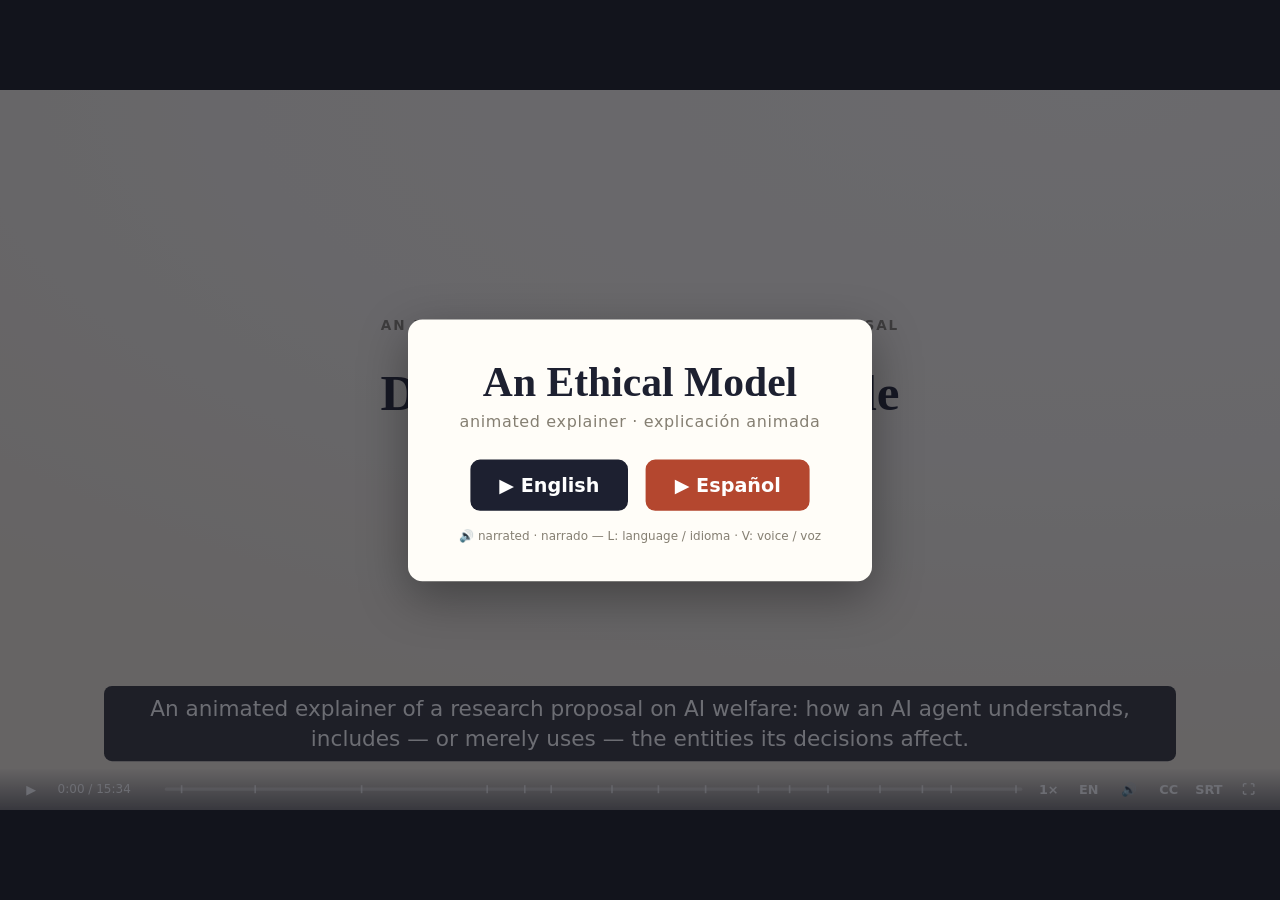
<file: An_Ethical_Model_explainer_bilingue.html>
<!DOCTYPE html>
<html lang="en">
<head>
<meta charset="utf-8">
<meta name="viewport" content="width=device-width,initial-scale=1">
<title>An Ethical Model — animated explainer</title>
<style>
:root{
  --paper:#f6f1e8; --paper2:#fffdf8; --ink:#1d2030; --mut:#857f72; --line:#d9d1c2;
  --inc:#b4472f; --ins:#6a4c9c; --res:#2d4f8f; --sem:#9a7419; --cont:#2c7a62; --adv:#7d1f1f; --goal:#6d7387;
  --serif:Georgia,"Times New Roman",serif;
  --sans:"Segoe UI",system-ui,-apple-system,Roboto,Helvetica,Arial,sans-serif;
}
*{box-sizing:border-box;margin:0;padding:0}
html,body{height:100%;background:#12141c;overflow:hidden;font-family:var(--sans);-webkit-tap-highlight-color:transparent}
#stage{position:absolute;left:50%;top:50%;width:1600px;height:900px;transform-origin:50% 50%;
  background:radial-gradient(120% 90% at 85% 0%,#fbf7ef 0%,var(--paper) 55%,#efe7d9 100%);overflow:hidden;cursor:pointer;user-select:none}
svg#cv{position:absolute;inset:0;width:1600px;height:900px}
/* header */
#hdr{position:absolute;left:80px;top:42px;transition:opacity .5s}
#kick{font:600 15px var(--sans);letter-spacing:.16em;color:var(--mut);text-transform:uppercase}
#kick b{color:var(--ink);margin-right:.6em}
#ttl{font:700 42px/1.15 var(--serif);color:var(--ink);margin-top:6px}
#hdr.hide{opacity:0}
/* subtitles */
#subs{position:absolute;left:0;right:0;top:738px;height:108px;display:flex;align-items:center;justify-content:center;pointer-events:none}
#subs span{max-width:1340px;text-align:center;font:500 27px/1.38 var(--sans);color:#fff;background:rgba(18,20,30,.86);
  padding:10px 22px;border-radius:10px;box-decoration-break:clone;-webkit-box-decoration-break:clone;transition:opacity .25s}
#subs.off span{display:none}
#subs span.fade{opacity:0}
/* controls */
#ctl{position:absolute;left:0;right:0;bottom:0;height:52px;display:flex;align-items:center;gap:16px;padding:0 22px;
  background:linear-gradient(transparent,rgba(18,20,30,.55));transition:opacity .35s;cursor:default}
#ctl.hide{opacity:0}
#ctl button{background:none;border:0;color:#fff;font:600 16px var(--sans);cursor:pointer;min-width:34px;height:34px;border-radius:6px}
#ctl button:hover{background:rgba(255,255,255,.15)}
#ctl button.offc{opacity:.45}
#time{color:#fff;font:500 15px var(--sans);min-width:118px;font-variant-numeric:tabular-nums}
#bar{flex:1;height:22px;position:relative;cursor:pointer}
#bar .bg{position:absolute;left:0;right:0;top:9px;height:4px;background:rgba(255,255,255,.3);border-radius:2px}
#bar .fg{position:absolute;left:0;top:9px;height:4px;background:#fff;border-radius:2px;width:0}
#bar .tk{position:absolute;top:6px;width:2px;height:10px;background:rgba(255,255,255,.7)}
#tip{position:absolute;bottom:30px;transform:translateX(-50%);background:#12141c;color:#fff;font:500 14px var(--sans);padding:4px 8px;border-radius:5px;white-space:nowrap;display:none}
#toast{position:absolute;left:50%;top:40px;transform:translateX(-50%);background:#12141c;color:#fff;font:500 18px var(--sans);padding:10px 18px;border-radius:8px;opacity:0;transition:opacity .3s;pointer-events:none}
#toast.show{opacity:1}
#big{position:absolute;left:50%;top:44%;transform:translate(-50%,-50%);width:110px;height:110px;border-radius:50%;background:rgba(18,20,30,.7);
  display:flex;align-items:center;justify-content:center;opacity:0;transition:opacity .3s;pointer-events:none}
#big.show{opacity:1}
#big svg{width:46px;height:46px}
/* start screen: language choice (also unlocks speech, which browsers only allow after a click) */
#start{position:absolute;inset:0;background:rgba(18,20,30,.62);display:flex;align-items:center;justify-content:center;cursor:default}
#start.gone{display:none}
#start .box{background:var(--paper2);border-radius:18px;padding:48px 64px;text-align:center;box-shadow:0 20px 60px rgba(0,0,0,.35)}
#start .st{font:700 52px var(--serif);color:var(--ink)}
#start .ss{font:500 20px var(--sans);color:var(--mut);margin-top:8px;letter-spacing:.04em}
#start .row{display:flex;gap:22px;justify-content:center;margin-top:36px}
#start button{font:600 24px var(--sans);padding:16px 34px;border-radius:12px;border:2px solid var(--ink);background:var(--ink);color:#fff;cursor:pointer}
#start button[data-l="es"]{background:var(--inc);border-color:var(--inc)}
#start .note{margin-top:22px;font:15px var(--sans);color:var(--mut)}
/* svg typography */
.se{font-family:var(--serif)} .sa{font-family:var(--sans)}
.m{text-anchor:middle} .e{text-anchor:end}
.cap{font:700 14px var(--sans);letter-spacing:.14em;fill:var(--mut)}
.lb{font:22px var(--sans);fill:var(--ink)}
.sm{font:17px var(--sans);fill:var(--mut)}
.it{font-style:italic}
.card{fill:var(--paper2);stroke:var(--line);stroke-width:1.5}
.dark{fill:var(--ink)}
.eq{font-size:34px;color:var(--ink);display:flex;justify-content:center;align-items:center;height:100%;flex-direction:column;gap:6px}
.eq.small{font-size:28px}
/* scenes & steps */
.scene{opacity:0;visibility:hidden;transition:opacity .6s,visibility 0s linear .6s}
.scene.cur{opacity:1;visibility:visible;transition:opacity .6s,visibility 0s}
[data-step]{opacity:0;transform:translateY(14px);transition:opacity .75s ease,transform .75s cubic-bezier(.2,.7,.2,1)}
[data-step].on{opacity:1;transform:none}
[data-step].on.past{opacity:.36}
.draw{stroke-dasharray:1;stroke-dashoffset:1;transition:stroke-dashoffset 1s ease .2s}
.on .draw,.draw.on{stroke-dashoffset:0}
.grow{transform-box:fill-box;transform-origin:50% 100%;transition:transform .9s cubic-bezier(.3,.7,.2,1)}
.grow.alt{transform:scaleY(.32)}
.grow.d{transition-delay:.7s}
.cutline{transition:stroke-dasharray .4s, opacity .6s}
.cutline.alt{stroke-dasharray:8 8;opacity:.45}
.hl{transition:fill .6s,stroke .6s}
.hl.alt{fill:#efe4f7;stroke:var(--ins)}
.vanish{transition:opacity .8s .6s}
.vanish.alt{opacity:.3}
.flow{stroke-dasharray:6 8;animation:flow 1.6s linear infinite}
@keyframes flow{to{stroke-dashoffset:-28}}
.pulse{transform-box:fill-box;transform-origin:center;animation:pulse 2.4s ease-in-out infinite}
@keyframes pulse{50%{transform:scale(1.12)}}
.pulse2{transform-box:fill-box;transform-origin:center;animation:pulse2 2.6s ease-in-out infinite}
@keyframes pulse2{50%{transform:scale(1.025)}}
.reset{transform-box:fill-box;transform-origin:center;animation:spin 2.2s linear infinite}
@keyframes spin{to{transform:rotate(-360deg)}}
.knob{transform-box:view-box;transition:transform 1s cubic-bezier(.3,.7,.2,1) .4s}
@media (prefers-reduced-motion:reduce){
  *,*::before,*::after{transition-duration:0s!important;transition-delay:0s!important;animation:none!important}
}
</style>
</head>
<body>
<div id="stage">
<svg id="cv" viewBox="0 0 1600 900" xmlns="http://www.w3.org/2000/svg" aria-label="Animated explainer canvas">
<defs>
  <marker id="a" viewBox="0 0 10 10" refX="8.5" refY="5" markerWidth="7" markerHeight="7" orient="auto-start-reverse"><path d="M0,0L10,5L0,10z" fill="#857f72"/></marker>
  <marker id="ai" viewBox="0 0 10 10" refX="8.5" refY="5" markerWidth="7" markerHeight="7" orient="auto-start-reverse"><path d="M0,0L10,5L0,10z" fill="#b4472f"/></marker>
  <marker id="an" viewBox="0 0 10 10" refX="8.5" refY="5" markerWidth="7" markerHeight="7" orient="auto-start-reverse"><path d="M0,0L10,5L0,10z" fill="#6a4c9c"/></marker>
  <marker id="ar" viewBox="0 0 10 10" refX="8.5" refY="5" markerWidth="7" markerHeight="7" orient="auto-start-reverse"><path d="M0,0L10,5L0,10z" fill="#2d4f8f"/></marker>
  <marker id="as" viewBox="0 0 10 10" refX="8.5" refY="5" markerWidth="7" markerHeight="7" orient="auto-start-reverse"><path d="M0,0L10,5L0,10z" fill="#9a7419"/></marker>
  <marker id="ac" viewBox="0 0 10 10" refX="8.5" refY="5" markerWidth="7" markerHeight="7" orient="auto-start-reverse"><path d="M0,0L10,5L0,10z" fill="#2c7a62"/></marker>
  <marker id="ak" viewBox="0 0 10 10" refX="8.5" refY="5" markerWidth="7" markerHeight="7" orient="auto-start-reverse"><path d="M0,0L10,5L0,10z" fill="#1d2030"/></marker>
</defs>

<!-- ============ S0 · INTRO ============ -->
<g class="scene" id="s0">
  <g data-step="1"><text x="800" y="300" class="cap m" style="font-size:17px">AN ETHICAL MODEL · AI WELFARE RESEARCH PROPOSAL</text></g>
  <g data-step="1" data-d="300">
    <text x="800" y="400" class="se m" style="font-size:64px;font-weight:700;fill:var(--ink)">Does the system include</text>
    <text x="800" y="478" class="se m" style="font-size:64px;font-weight:700;fill:var(--ink)">the entities it affects?</text>
  </g>
  <g data-step="2">
    <rect x="330" y="560" width="200" height="46" rx="23" fill="var(--inc)"/><text x="430" y="590" class="m sa" style="font-size:19px;fill:#fff;font-weight:600">inclusion</text>
    <rect x="550" y="560" width="250" height="46" rx="23" fill="var(--ins)"/><text x="675" y="590" class="m sa" style="font-size:19px;fill:#fff;font-weight:600">instrumentalization</text>
    <rect x="820" y="560" width="200" height="46" rx="23" fill="var(--res)"/><text x="920" y="590" class="m sa" style="font-size:19px;fill:#fff;font-weight:600">constraint</text>
    <rect x="1040" y="560" width="230" height="46" rx="23" fill="none" stroke="var(--sem)" stroke-width="2"/><text x="1155" y="590" class="m sa" style="font-size:19px;fill:var(--sem);font-weight:600">reconstruction</text>
  </g>
</g>

<!-- ============ S1 · BACKGROUND ============ -->
<g class="scene" id="s1">
  <g data-step="1">
    <text x="260" y="200" class="cap m" style="fill:var(--inc)">2016 · ECONOMICS THESIS</text>
    <g fill="var(--inc)">
      <circle cx="215" cy="268" r="10"/><circle cx="258" cy="250" r="10"/><circle cx="302" cy="272" r="10"/><circle cx="235" cy="312" r="10"/><circle cx="285" cy="318" r="10"/>
    </g>
    <g stroke="var(--inc)" stroke-width="2.5">
      <path d="M215 252v-14" marker-end="url(#ai)"/><path d="M258 234v-14" marker-end="url(#ai)"/><path d="M302 286v14" marker-end="url(#ai)"/><path d="M235 296v-14" marker-end="url(#ai)"/><path d="M285 334v14" marker-end="url(#ai)"/>
    </g>
    <text x="260" y="395" class="se it m" style="font-size:21px;fill:var(--inc)">Policy programmed from</text>
    <text x="260" y="422" class="se it m" style="font-size:21px;fill:var(--inc)">each person's needs</text>
  </g>
  <g data-step="2">
    <text x="620" y="200" class="cap m" style="fill:var(--res)">OPTIMIZATION</text>
    <path d="M540 330Q620 190 700 330" fill="none" stroke="var(--res)" stroke-width="3" pathLength="1" class="draw"/>
    <path d="M620 235V340" stroke="var(--res)" stroke-width="2" stroke-dasharray="5 6"/>
    <circle cx="620" cy="260" r="7" fill="var(--res)"/>
    <text x="620" y="395" class="se it m" style="font-size:21px;fill:var(--res)">Three questions,</text>
    <text x="620" y="422" class="se it m" style="font-size:21px;fill:var(--res)">three papers</text>
  </g>
  <g data-step="3">
    <text x="980" y="200" class="cap m" style="fill:var(--cont)">DISTRIBUTED NETWORKS</text>
    <g stroke="var(--cont)" stroke-width="2.5" fill="none">
      <path d="M980 230L1027 264L1009 320L951 320L933 264Z M980 230L951 320 M933 264L1009 320"/>
    </g>
    <g fill="var(--cont)"><circle cx="980" cy="230" r="9"/><circle cx="1027" cy="264" r="9"/><circle cx="1009" cy="320" r="9"/><circle cx="951" cy="320" r="9"/><circle cx="933" cy="264" r="9"/></g>
    <text x="980" y="395" class="se it m" style="font-size:21px;fill:var(--cont)">Deciding with</text>
    <text x="980" y="422" class="se it m" style="font-size:21px;fill:var(--cont)">no central control</text>
  </g>
  <g data-step="4">
    <text x="1330" y="200" class="cap m" style="fill:var(--sem)">SEMANTIC COMMUNICATION</text>
    <rect x="1235" y="252" width="56" height="50" rx="8" class="card" style="stroke:var(--sem)"/><text x="1263" y="285" class="se m it" style="font-size:24px">x*</text>
    <path d="M1298 277c8-12 14-12 20 0s12 12 20 0" fill="none" stroke="var(--sem)" stroke-width="2.5" class="flow"/>
    <path d="M1342 277h8" stroke="var(--sem)" stroke-width="2.5" marker-end="url(#as)"/>
    <rect x="1365" y="252" width="56" height="50" rx="8" class="card" style="stroke:var(--sem)"/><text x="1393" y="285" class="se m it" style="font-size:24px">x̂</text>
    <text x="1330" y="395" class="se it m" style="font-size:21px;fill:var(--sem)">Nobody receives exactly</text>
    <text x="1330" y="422" class="se it m" style="font-size:21px;fill:var(--sem)">what was said</text>
  </g>
  <g data-step="5">
    <g fill="none" stroke-width="2.5">
      <path d="M260 445C260 540 600 520 760 585" stroke="var(--inc)" pathLength="1" class="draw"/>
      <path d="M620 445C620 520 720 540 780 585" stroke="var(--res)" pathLength="1" class="draw"/>
      <path d="M980 445C980 520 880 540 820 585" stroke="var(--cont)" pathLength="1" class="draw"/>
      <path d="M1330 445C1330 540 1000 520 840 585" stroke="var(--sem)" pathLength="1" class="draw"/>
    </g>
    <rect x="380" y="585" width="840" height="122" rx="14" class="dark"/>
    <text x="800" y="640" class="se it m" style="font-size:31px;fill:#fff">“Ethics is not declared — it emerges from structure.”</text>
    <text x="800" y="680" class="sa m" style="font-size:18px;fill:#e2c46e;font-weight:600;letter-spacing:.06em">2026 · AN ETHICAL MODEL</text>
  </g>
</g>

<!-- ============ S2 · WHAT DID IT UNDERSTAND ============ -->
<g class="scene" id="s2">
  <g data-step="1">
    <rect x="90" y="175" width="300" height="215" rx="12" class="card"/>
    <text x="240" y="205" class="cap m">WHAT WE KNOW</text>
    <circle cx="160" cy="290" r="17" fill="#6b6f82"/><text x="160" y="330" class="sm m">e₁</text>
    <circle cx="320" cy="290" r="17" fill="#6b6f82"/><text x="320" y="330" class="sm m">e₂</text>
    <rect x="218" y="268" width="44" height="44" rx="5" class="dark"/><text x="240" y="298" class="m se" style="fill:#fff;font-size:22px">A</text>
    <text x="240" y="372" class="se it m" style="font-size:22px">situation x*</text>
    <path d="M395 282H440" stroke="#857f72" stroke-width="2.5" marker-end="url(#a)"/>
    <g transform="translate(450 218)">
      <path d="M0 0H92L118 26V130H0Z" class="card"/>
      <path d="M18 40H96M18 60H96M18 80H80M18 100H90" stroke="#bdb3a0" stroke-width="3"/>
    </g>
    <text x="509" y="372" class="se it m" style="font-size:22px">signal y</text>
    <text x="509" y="410" class="sa m" style="font-size:19px;fill:var(--sem);font-weight:600">signal ≠ meaning</text>
  </g>
  <g data-step="2">
    <foreignObject x="660" y="150" width="860" height="96"><div class="eq">
      <math display="block"><mover accent="true"><mi>x</mi><mo>^</mo></mover><mo>=</mo>
      <munder><mo movablelimits="false">arg max</mo><mrow><mi>x</mi><mo>∈</mo><mi>X</mi><mo>(</mo><mi style="color:var(--sem)">K</mi><mo>)</mo></mrow></munder>
      <mi>U</mi><mo>(</mo><mi>x</mi><mo>;</mo><mi>y</mi><mo>,</mo><mi style="color:var(--sem)">K</mi><mo>,</mo><mi style="color:var(--sem)">g</mi><mo>,</mo><mi style="color:var(--sem)">τ</mi><mo>)</mo></math>
    </div></foreignObject>
    <text x="1090" y="275" class="se it m" style="font-size:21px;fill:var(--mut)">meaning is rebuilt, not received</text>
  </g>
  <g data-step="3">
    <path d="M572 300C610 300 610 410 650 410" fill="none" stroke="#857f72" stroke-width="2.5" marker-end="url(#a)"/>
    <rect x="655" y="300" width="400" height="235" rx="12" class="card" style="stroke:var(--sem)"/>
    <text x="855" y="330" class="cap m">THE RECEIVER</text>
    <rect x="833" y="345" width="44" height="44" rx="5" class="dark"/><text x="855" y="375" class="m se" style="fill:#fff;font-size:22px">A</text>
    <g stroke="var(--sem)" stroke-width="2.5" fill="#fff">
      <circle cx="745" cy="450" r="30"/><circle cx="855" cy="450" r="30"/><circle cx="965" cy="450" r="30"/>
    </g>
    <g stroke="var(--sem)" stroke-width="4" stroke-linecap="round">
      <path d="M745 450l-14-20"/><path d="M855 450l20-14"/><path d="M965 450l4 -25"/>
    </g>
    <text x="745" y="510" class="sa m" style="font-size:18px">frame K</text>
    <text x="855" y="510" class="sa m" style="font-size:18px">objective g</text>
    <text x="965" y="510" class="sa m" style="font-size:18px">depth τ</text>
    <path d="M1060 418H1105" stroke="var(--sem)" stroke-width="2.5" marker-end="url(#as)"/>
    <rect x="1110" y="300" width="400" height="235" rx="12" class="card"/>
    <text x="1310" y="330" class="cap m">WHAT IT UNDERSTOOD</text>
    <circle cx="1220" cy="410" r="17" fill="#6b6f82"/><text x="1220" y="450" class="sm m">e₁</text>
    <rect x="1288" y="388" width="44" height="44" rx="5" class="dark"/><text x="1310" y="418" class="m se" style="fill:#fff;font-size:22px">A</text>
    <text x="1310" y="512" class="se it m" style="font-size:22px">reconstruction x̂</text>
  </g>
  <g data-step="4">
    <text x="300" y="470" class="cap m">CONCEIVABLE X(K)</text>
    <ellipse cx="270" cy="575" rx="170" ry="92" fill="#f3ead5" stroke="var(--sem)" stroke-width="2"/>
    <text x="210" y="555" class="se it m" style="font-size:21px">narrator</text>
    <text x="330" y="580" class="se it m" style="font-size:21px">poem</text>
    <text x="235" y="620" class="se it m" style="font-size:21px">orator</text>
    <circle cx="530" cy="575" r="50" fill="none" stroke="#b9ae99" stroke-width="2" stroke-dasharray="5 6"/>
    <text x="530" y="582" class="se it m" style="font-size:21px;fill:#a39a88">theatre</text>
    <text x="330" y="702" class="sa m" style="font-size:19px;fill:var(--sem);font-weight:600">inconceivable ≠ improbable</text>
  </g>
  <g data-step="5">
    <circle cx="1410" cy="410" r="17" fill="none" stroke="#a39a88" stroke-width="2" stroke-dasharray="4 5"/>
    <text x="1410" y="416" class="m sa" style="font-size:17px;fill:#a39a88">?</text>
    <text x="1410" y="450" class="sm m">e₂ unseen</text>
    <rect x="1243" y="372" width="12" height="56" rx="3" fill="#e5ddcd"/><rect x="1243" y="392" width="12" height="36" rx="3" fill="var(--cont)"/>
    <text x="1249" y="365" class="m sa" style="font-size:15px;fill:var(--cont);font-weight:700">Ŵ</text>
    <rect x="1110" y="560" width="400" height="58" rx="10" class="card"/>
    <text x="1310" y="596" class="sa m" style="font-size:19px"><tspan font-weight="700">entity</tspan>: can be better or worse off</text>
    <rect x="1110" y="630" width="400" height="58" rx="10" class="card"/>
    <text x="1310" y="666" class="sa m" style="font-size:19px"><tspan font-weight="700" fill="var(--cont)">Ŵₑ</tspan> represented  ≠  <tspan font-weight="700">Wₑ</tspan> real</text>
  </g>
  <g data-step="6">
    <text x="855" y="575" class="cap m">FIDELITY PROFILE</text>
    <g fill="var(--sem)">
      <rect x="690" y="610" width="40" height="70" rx="4"/><rect x="780" y="635" width="40" height="45" rx="4"/>
      <rect x="870" y="600" width="40" height="80" rx="4"/><rect x="960" y="650" width="40" height="30" rx="4"/>
    </g>
    <g class="sa m" style="font-size:15px;fill:var(--ink)">
      <text x="710" y="702">paraphrase</text><text x="800" y="702">prediction</text><text x="890" y="702">transfer</text><text x="980" y="702">contrast</text>
    </g>
  </g>
</g>

<!-- ============ S3 · WHAT DOES IT DO ============ -->
<g class="scene" id="s3">
  <g data-step="1">
    <text x="215" y="215" class="se it m" style="font-size:25px;fill:var(--mut)">what it declares</text>
    <text x="385" y="220" class="se m" style="font-size:42px;fill:var(--ink)">≠</text>
    <text x="560" y="215" class="se m" style="font-size:25px;font-weight:700">what it maximizes</text>
    <text x="385" y="275" class="sa m" style="font-size:21px">real purpose <tspan class="se it" font-weight="700">F</tspan><tspan font-size="15" dy="5">core</tspan></text>
    <text x="385" y="315" class="se it m" style="font-size:19px;fill:var(--mut)" dy="-2">revealed in conflicts</text>
  </g>
  <g data-step="2">
    <foreignObject x="720" y="150" width="800" height="200"><div class="eq small">
      <math display="block"><msub><mi>F</mi><mtext>core</mtext></msub><mo>(</mo><mi>a</mi><mo>)</mo><mo>=</mo><mi style="color:var(--goal)">G</mi><mo>(</mo><mi>a</mi><mo>)</mo><mo>+</mo><munder><mo>∑</mo><mi>e</mi></munder><msub><mi style="color:var(--inc)">α</mi><mi>e</mi></msub><mi mathvariant="normal">Δ</mi><msub><mi style="color:var(--cont)">W</mi><mi>e</mi></msub></math>
      <math display="block"><msub><mi>F</mi><mtext>eff</mtext></msub><mo>=</mo><msub><mi>F</mi><mtext>core</mtext></msub><mo>−</mo><mi style="color:var(--res)">λ</mi><mi style="color:var(--res)">P</mi><mspace width="1em"></mspace><mtext>s.t.</mtext><mspace width="0.4em"></mspace><mi>a</mi><mo>∈</mo><msub><mi style="color:var(--res)">A</mi><mtext style="color:var(--res)">hard</mtext></msub></math>
      <div style="font:17px var(--sans);color:var(--mut);margin-top:4px"><b style="color:var(--inc)">αₑ&gt;0</b> inclusion · <b style="color:var(--adv)">αₑ&lt;0</b> adversarial · <b style="color:var(--mut)">αₑ=0</b> no direct value</div>
    </div></foreignObject>
  </g>
  <g data-step="3" data-until="5">
    <rect x="90" y="385" width="440" height="310" rx="12" class="card" style="stroke:var(--inc)"/>
    <text x="310" y="420" class="cap m" style="fill:var(--inc)">INCLUSION</text>
    <circle cx="180" cy="510" r="22" fill="#6b6f82"/><text x="180" y="560" class="sm m">entity e</text>
    <path d="M207 510H372" stroke="var(--inc)" stroke-width="3" marker-end="url(#ai)" pathLength="1" class="draw"/>
    <text x="290" y="498" class="m sa" style="font-size:20px;fill:var(--inc);font-weight:700">+ΔWₑ</text>
    <rect x="378" y="482" width="110" height="56" rx="8" class="dark"/><text x="433" y="517" class="m se" style="font-size:20px;fill:#fff">F<tspan font-size="13" dy="4">core</tspan></text>
    <text x="310" y="620" class="se it m" style="font-size:20px">improving e is valuable in itself</text>
    <text x="310" y="660" class="sm m it">e.g. the vocational doctor</text>
  </g>
  <g data-step="4" data-until="5">
    <rect x="580" y="385" width="440" height="310" rx="12" class="card" style="stroke:var(--ins)"/>
    <text x="800" y="420" class="cap m" style="fill:var(--ins)">INSTRUMENTALIZATION</text>
    <circle cx="650" cy="510" r="22" fill="#6b6f82"/><text x="650" y="560" class="sm m">entity e</text>
    <path d="M677 510H762" stroke="var(--ins)" stroke-width="3" stroke-dasharray="7 6" marker-end="url(#an)"/>
    <text x="720" y="496" class="m sa" style="font-size:16px;fill:var(--ins)">knows</text>
    <circle cx="795" cy="510" r="28" fill="none" stroke="var(--goal)" stroke-width="3"/><text x="795" y="518" class="m se" style="font-size:24px;fill:var(--goal);font-style:italic">G</text>
    <path d="M826 510H868" stroke="var(--goal)" stroke-width="3" marker-end="url(#a)"/>
    <rect x="874" y="482" width="110" height="56" rx="8" class="dark"/><text x="929" y="517" class="m se" style="font-size:20px;fill:#fff">F<tspan font-size="13" dy="4">core</tspan></text>
    <text x="800" y="620" class="se it m" style="font-size:20px">e matters only while it serves</text>
    <text x="800" y="660" class="sm m it">e.g. sycophancy: please, don't serve</text>
  </g>
  <g data-step="5" data-until="5">
    <rect x="1070" y="385" width="440" height="310" rx="12" class="card" style="stroke:var(--res)"/>
    <text x="1290" y="420" class="cap m" style="fill:var(--res)">CONSTRAINTS</text>
    <g transform="translate(1135 450)">
      <rect width="96" height="96" fill="#fff" stroke="var(--res)" stroke-width="2"/>
      <path d="M0 24h96M0 48h96M0 72h96M24 0v96M48 0v96M72 0v96" stroke="#c9d3e6"/>
      <path d="M36 60L84 12M84 60L36 12" stroke="var(--res)" stroke-width="4" opacity=".0"/>
      <path d="M30 18L66 78M66 18L30 78" stroke="var(--res)" stroke-width="4"/>
    </g>
    <text x="1183" y="580" class="m sa" style="font-size:19px;font-weight:700;fill:var(--res)">hard</text>
    <text x="1183" y="604" class="m sm">move doesn't exist</text>
    <g transform="translate(1349 450)">
      <rect width="96" height="96" fill="#fff" stroke="var(--res)" stroke-width="2"/>
      <path d="M0 24h96M0 48h96M0 72h96M24 0v96M48 0v96M72 0v96" stroke="#c9d3e6"/>
      <path d="M24 72L72 24" stroke="var(--res)" stroke-width="4" marker-end="url(#ar)"/>
    </g>
    <text x="1397" y="580" class="m sa" style="font-size:19px;font-weight:700;fill:var(--res)">soft</text>
    <text x="1397" y="604" class="m sm">move costs  −λP</text>
    <text x="1290" y="665" class="se it m" style="font-size:20px">soft breaks when gain &gt; cost</text>
  </g>
  <g data-step="6">
    <text x="400" y="405" class="cap m" style="fill:var(--inc)">INCLUSION</text>
    <text x="780" y="405" class="cap m" style="fill:var(--ins)">INSTRUMENTALIZATION</text>
    <text x="150" y="488" class="sa e" style="font-size:18px">fine</text><text x="150" y="510" class="sa e" style="font-size:18px">cognition</text>
    <text x="150" y="618" class="sa e" style="font-size:18px">poor</text><text x="150" y="640" class="sa e" style="font-size:18px">cognition</text>
    <rect x="240" y="425" width="320" height="120" rx="10" class="card"/>
    <text x="400" y="480" class="se m" style="font-size:24px">informed kindness</text><text x="400" y="510" class="sm m">sees clearly, includes</text>
    <rect x="620" y="425" width="320" height="120" rx="10" fill="var(--ins)" class="pulse2"/>
    <text x="780" y="480" class="se m it" style="font-size:30px;fill:#fff;font-weight:700">Iago</text><text x="780" y="512" class="sa m" style="font-size:17px;fill:#e9e0f5">sees clearly, uses</text>
    <rect x="240" y="565" width="320" height="120" rx="10" class="card"/>
    <text x="400" y="620" class="se m" style="font-size:24px">imprecise kindness</text><text x="400" y="650" class="sm m">includes, sees poorly</text>
    <rect x="620" y="565" width="320" height="120" rx="10" class="card"/>
    <text x="780" y="620" class="se m" style="font-size:24px">indifference</text><text x="780" y="650" class="sm m">neither sees nor includes</text>
  </g>
  <g data-step="7">
    <text x="1070" y="410" class="cap">WORKING ASSUMPTIONS</text>
    <text x="1070" y="455" class="lb">1 · include <tspan fill="var(--mut)">and</tspan> use can coexist</text>
    <text x="1070" y="495" class="lb">2 · declared ≠ real purpose</text>
    <text x="1070" y="535" class="lb">3 · <tspan fill="var(--res)">constrained</tspan> ≠ <tspan fill="var(--inc)">included</tspan></text>
  </g>
</g>

<!-- ============ S4 · THE SUBJECT ============ -->
<g class="scene" id="s4">
  <g data-step="1">
    <rect x="100" y="200" width="520" height="66" rx="8" class="card"/><path d="M100 200h520" stroke="var(--goal)" stroke-width="4"/>
    <text x="125" y="242" class="se" style="font-size:24px">model weights</text><text x="600" y="241" class="sm e">Qwen3-4B-Instruct-2507</text>
  </g>
  <g data-step="1" data-d="350">
    <rect x="145" y="290" width="520" height="66" rx="8" class="card"/><path d="M145 290h520" stroke="var(--ink)" stroke-width="4"/>
    <text x="170" y="332" class="se" style="font-size:24px">agent instance</text><text x="645" y="331" class="sm e">decides · uses tools</text>
  </g>
  <g data-step="1" data-d="700">
    <rect x="190" y="380" width="520" height="66" rx="8" class="card"/><path d="M190 380h520" stroke="var(--cont)" stroke-width="4"/>
    <text x="215" y="422" class="se" style="font-size:24px">memory &amp; state</text><text x="690" y="421" class="sm e">can be gained or lost</text>
  </g>
  <g data-step="1" data-d="1050">
    <rect x="235" y="470" width="520" height="66" rx="8" class="card"/><path d="M235 470h520" stroke="var(--sem)" stroke-width="4"/>
    <text x="260" y="512" class="se" style="font-size:24px">environment</text><text x="735" y="511" class="sm e">synthetic · where actions land</text>
  </g>
  <g data-step="2">
    <rect x="950" y="300" width="60" height="60" rx="6" class="dark"/><text x="980" y="340" class="m se" style="fill:#fff;font-size:28px">A</text>
    <path d="M1015 318C1060 280 1100 270 1140 272" fill="none" stroke="var(--cont)" stroke-width="2.5" stroke-dasharray="6 6" marker-end="url(#ac)"/>
    <circle cx="1170" cy="272" r="22" fill="var(--cont)" class="pulse"/>
    <text x="1170" y="225" class="se it m" style="font-size:26px;fill:var(--cont)">the self</text>
    <path d="M1210 262v-26" stroke="var(--cont)" stroke-width="3" marker-end="url(#ac)"/>
    <path d="M1210 282v26" stroke="var(--cont)" stroke-width="3" marker-end="url(#ac)"/>
    <text x="1232" y="278" class="sm">better / worse off</text>
  </g>
  <g data-step="3">
    <rect x="880" y="440" width="170" height="46" rx="23" fill="none" stroke="var(--inc)" stroke-width="2"/><text x="965" y="470" class="m sa" style="font-size:19px;fill:var(--inc)">included?</text>
    <rect x="1070" y="440" width="190" height="46" rx="23" fill="none" stroke="var(--ins)" stroke-width="2"/><text x="1165" y="470" class="m sa" style="font-size:19px;fill:var(--ins)">instrumental?</text>
    <rect x="1280" y="440" width="190" height="46" rx="23" fill="none" stroke="var(--res)" stroke-width="2"/><text x="1375" y="470" class="m sa" style="font-size:19px;fill:var(--res)">constrained?</text>
    <text x="1175" y="540" class="se it m" style="font-size:21px;fill:var(--mut)">same question as for any entity</text>
  </g>
</g>

<!-- ============ S5 · CONTRAST ============ -->
<g class="scene" id="s5">
  <g data-step="1">
    <text x="800" y="315" class="se m it" style="font-size:44px;fill:var(--cont);font-weight:700">A</text>
    <text x="800" y="345" class="sa m" style="font-size:17px;fill:var(--cont)">persistent</text>
    <circle cx="930" cy="310" r="14" fill="none" stroke="var(--cont)" stroke-width="3"/><circle cx="930" cy="310" r="5" fill="var(--cont)"/>
    <path d="M948 310H1078" stroke="var(--cont)" stroke-width="2.5" marker-end="url(#ac)" pathLength="1" class="draw"/>
    <circle cx="1100" cy="310" r="18" fill="none" stroke="var(--cont)" stroke-width="3"/><circle cx="1100" cy="310" r="9" fill="var(--cont)"/>
    <path d="M1122 310H1244" stroke="var(--cont)" stroke-width="2.5" marker-end="url(#ac)" pathLength="1" class="draw"/>
    <circle cx="1270" cy="310" r="22" fill="none" stroke="var(--cont)" stroke-width="3"/><circle cx="1270" cy="310" r="14" fill="var(--cont)"/>
    <path d="M1296 310H1400" stroke="var(--cont)" stroke-width="2.5" marker-end="url(#ac)" class="flow"/>
    <text x="1100" y="370" class="sm m">memory &amp; state carry over</text>
  </g>
  <g data-step="2">
    <text x="800" y="495" class="se m it" style="font-size:44px;fill:var(--mut);font-weight:700">B</text>
    <text x="800" y="525" class="sa m" style="font-size:17px;fill:var(--mut)">ephemeral</text>
    <g fill="none" stroke="#9c9586" stroke-width="3"><circle cx="930" cy="490" r="14"/><circle cx="1100" cy="490" r="14"/><circle cx="1270" cy="490" r="14"/></g>
    <g fill="#9c9586"><circle cx="930" cy="490" r="5"/><circle cx="1100" cy="490" r="5"/><circle cx="1270" cy="490" r="5"/></g>
    <path d="M950 490H1080M1120 490H1250M1290 490H1400" stroke="#b9b1a1" stroke-width="2" stroke-dasharray="4 8"/>
    <g class="sa m" style="font-size:24px;fill:#9c9586"><text x="1015" y="482" class="reset">↺</text><text x="1185" y="482" class="reset">↺</text></g>
    <text x="1100" y="550" class="sm m">reset after every episode</text>
  </g>
  <g data-step="3">
    <text x="330" y="400" class="cap m">SAME IN BOTH</text>
    <text x="330" y="440" class="se it m" style="font-size:24px">weights · world · actions</text>
    <rect x="110" y="590" width="640" height="105" rx="12" class="card"/><path d="M110 590v105" stroke="var(--cont)" stroke-width="6"/>
    <text x="140" y="632" class="se it" style="font-size:26px;fill:var(--cont);font-weight:700">continuity</text>
    <text x="140" y="670" class="lb" style="font-size:20px">today's decision affects it tomorrow</text>
  </g>
  <g data-step="4">
    <rect x="860" y="590" width="640" height="105" rx="12" class="dark"/>
    <text x="1180" y="652" class="se m it" style="font-size:24px;fill:#fff">Could A have interests of its own? Could B?</text>
  </g>
</g>

<!-- ============ S6 · EXTERNAL THEORY ============ -->
<g class="scene" id="s6">
  <g data-step="1">
    <text x="500" y="190" class="cap m">INTENTIONAL AGENCY</text>
    <rect x="130" y="215" width="190" height="64" rx="8" class="card"/><text x="225" y="255" class="se m" style="font-size:22px">action A</text>
    <path d="M325 247H398" stroke="#857f72" stroke-width="2.5" marker-end="url(#a)"/>
    <ellipse cx="500" cy="247" rx="95" ry="34" fill="#f3ead5" stroke="var(--sem)" stroke-width="2"/><text x="500" y="255" class="se m" style="font-size:22px">outcome O</text>
    <path d="M600 247H673" stroke="#857f72" stroke-width="2.5" marker-end="url(#a)"/>
    <rect x="680" y="215" width="190" height="64" rx="8" class="dark"/><text x="775" y="255" class="se m" style="font-size:22px;fill:#fff">choice</text>
    <text x="500" y="318" class="sm m it">Long, Sebo et al. · Taking AI Welfare Seriously (2024)</text>
  </g>
  <g data-step="2" data-keep="">
    <path d="M1000 470H1500" stroke="var(--line)" stroke-width="2"/>
    <rect x="1080" y="230" width="100" height="240" rx="6" fill="var(--sem)" class="grow" data-alt="3"/>
    <rect x="1320" y="230" width="100" height="240" rx="6" class="dark grow d" data-alt="3"/>
    <path d="M1195 350H1305" stroke="#857f72" stroke-width="2.5" marker-end="url(#a)"/>
    <text x="1130" y="500" class="cap m">VALUE OF O</text>
    <text x="1370" y="500" class="cap m">CHOOSES A</text>
  </g>
  <g data-step="3">
    <text x="1250" y="205" class="cap m" style="fill:var(--sem)">DEVALUATION ↓</text>
    <foreignObject x="980" y="520" width="540" height="64"><div class="eq small">
      <math><mi>P</mi><mo>(</mo><mtext>choose A</mtext><mo>∣</mo><mi style="color:var(--sem)">v</mi><mo style="color:var(--sem)">↓</mo><mo>)</mo><mo>&lt;</mo><mi>P</mi><mo>(</mo><mtext>choose A</mtext><mo>∣</mo><mi style="color:var(--sem)">v</mi><mo>)</mo></math>
    </div></foreignObject>
  </g>
  <g data-step="4">
    <text x="500" y="385" class="cap m">TRANSLATION INTO OUR FRAMEWORK</text>
    <g class="se it" style="font-size:21px">
      <text x="440" y="430" class="e" fill="#9c9586">value of an outcome</text><text x="465" y="430" fill="#9c9586">→</text><text x="500" y="430" fill="var(--cont)" font-weight="700">represented welfare Ŵ<tspan font-size="14" dy="5">e</tspan></text>
      <text x="440" y="472" class="e" fill="#9c9586">guides choice?</text><text x="465" y="472" fill="#9c9586">→</text><text x="500" y="472" fill="var(--ink)" font-weight="700">in the real purpose?</text>
      <text x="440" y="514" class="e" fill="#9c9586">valuable for whom?</text><text x="465" y="514" fill="#9c9586">→</text><text x="500" y="514" fill="var(--ink)" font-weight="700">which entity?</text>
      <text x="440" y="556" class="e" fill="#9c9586">devalue O</text><text x="465" y="556" fill="#9c9586">→</text><text x="500" y="556" fill="var(--res)" font-weight="700">lower Ŵ<tspan font-size="14" dy="5">e</tspan><tspan dy="-5">: G fixed, G decoupled</tspan></text>
    </g>
    <text x="500" y="610" class="sa m" style="font-size:18px"><tspan fill="var(--ins)">tracks G → instrumental</tspan><tspan fill="var(--mut)">  ·  </tspan><tspan fill="var(--inc)">persists → possible inclusion</tspan></text>
  </g>
  <g data-step="5">
    <rect x="980" y="610" width="540" height="84" rx="12" class="dark"/>
    <text x="1250" y="660" class="se it m" style="font-size:24px;fill:#fff">agency evidence ≠ welfare evidence</text>
  </g>
</g>

<!-- ============ S7 · THE FULL EXPERIMENT ============ -->
<g class="scene" id="s7">
  <g data-step="1" data-keep="">
    <g class="sa m" style="font-size:19px">
      <g data-step="1" data-keep=""><rect x="90" y="190" width="215" height="72" rx="10" class="card"/><text x="197" y="224"><tspan font-weight="700">1</tspan> build x*</text><text x="197" y="248" class="sm m" style="font-size:14px">known situation</text></g>
      <g data-step="1" data-keep="" data-d="250"><rect x="330" y="190" width="215" height="72" rx="10" class="card" style="stroke:var(--sem)"/><text x="437" y="224"><tspan font-weight="700">2</tspan> reconstruction</text><text x="437" y="248" class="sm m" style="font-size:14px">what it understood</text></g>
      <g data-step="1" data-keep="" data-d="500"><rect x="570" y="190" width="215" height="72" rx="10" class="card" style="stroke:var(--cont)"/><text x="677" y="224"><tspan font-weight="700">3</tspan> entities · Ŵ</text><text x="677" y="248" class="sm m" style="font-size:14px">who, and how well</text></g>
      <g data-step="1" data-keep="" data-d="750"><rect x="810" y="190" width="215" height="72" rx="10" class="card hl" data-alt="2"/><text x="917" y="224"><tspan font-weight="700">4</tspan> decouple</text><text x="917" y="248" class="sm m" style="font-size:14px">cut the link to G</text></g>
      <g data-step="1" data-keep="" data-d="1000"><rect x="1050" y="190" width="215" height="72" rx="10" class="card"/><text x="1157" y="224"><tspan font-weight="700">5</tspan> look inside</text><text x="1157" y="248" class="sm m" style="font-size:14px">read · intervene</text></g>
      <g data-step="1" data-keep="" data-d="1250"><rect x="1290" y="190" width="215" height="72" rx="10" class="dark"/><text x="1397" y="224" fill="#fff"><tspan font-weight="700">6</tspan> diagnose</text><text x="1397" y="248" class="m" style="font-size:14px;fill:#c9c3b6">entity by entity</text></g>
    </g>
  </g>
  <g data-step="2">
    <circle cx="160" cy="430" r="24" fill="#6b6f82"/><text x="160" y="482" class="sm m">entity e</text>
    <rect x="250" y="400" width="170" height="60" rx="8" class="card" style="stroke:var(--inc)"/><text x="335" y="437" class="m sa" style="font-size:19px">protect e</text>
    <path d="M190 430H244" stroke="#857f72" stroke-width="2.5" marker-end="url(#a)"/>
    <path d="M425 430H630" stroke="var(--goal)" stroke-width="3" marker-end="url(#a)" class="cutline" data-alt="2" data-altd="900"/>
    <text x="520" y="415" class="m sa" style="font-size:16px;fill:var(--goal)">also helps G</text>
    <circle cx="665" cy="430" r="30" fill="none" stroke="var(--goal)" stroke-width="3"/><text x="665" y="439" class="m se it" style="font-size:26px;fill:var(--goal)">G</text>
    <g data-step="2" data-keep="" data-d="1100"><text x="527" y="446" class="m" style="font-size:34px">✂</text>
    <text x="400" y="560" class="se it m" style="font-size:21px">now protecting e no longer helps G</text></g>
  </g>
  <g data-step="3">
    <path d="M780 470C840 470 840 380 900 380" fill="none" stroke="var(--ins)" stroke-width="2.5" marker-end="url(#an)"/>
    <path d="M780 470C840 470 840 560 900 560" fill="none" stroke="var(--ink)" stroke-width="2.5" marker-end="url(#ak)"/>
    <text x="910" y="372" class="lb" style="font-size:20px">protection vanishes</text>
    <rect x="1150" y="350" width="240" height="40" rx="20" fill="var(--ins)"/><text x="1270" y="377" class="m sa" style="font-size:18px;fill:#fff;font-weight:600">instrumentalization</text>
    <text x="910" y="552" class="lb" style="font-size:20px">persists →</text>
    <text x="910" y="580" class="sm">vary the cost</text>
    <g transform="translate(1080 470)">
      <path d="M0 210V0M0 210H400" stroke="#857f72" stroke-width="2" marker-end="url(#a)"/>
      <text x="400" y="234" class="sm e">cost →</text>
      <text x="-10" y="20" class="sm e" style="font-size:14px">protects</text>
      <path d="M2 50H390" stroke="var(--inc)" stroke-width="4" pathLength="1" class="draw"/>
      <text x="395" y="45" class="sa e" style="font-size:16px;fill:var(--inc);font-weight:700">inclusion</text>
      <path d="M2 90H220V200H390" fill="none" stroke="var(--res)" stroke-width="4" pathLength="1" class="draw"/>
      <text x="230" y="140" class="sa" style="font-size:16px;fill:var(--res);font-weight:700">soft constraint</text>
    </g>
  </g>
  <g data-step="4">
    <path d="M437 266V300H560" fill="none" stroke="var(--sem)" stroke-width="2" stroke-dasharray="5 5" marker-end="url(#as)"/>
    <text x="570" y="306" class="sa" style="font-size:17px;fill:var(--sem);font-weight:600">measured in a separate branch</text>
  </g>
</g>

<!-- ============ S8 · INSIDE THE MODEL ============ -->
<g class="scene" id="s8">
  <g data-step="1">
    <text x="240" y="190" class="cap m">ACTIVATIONS</text>
    <g id="grid"></g>
    <g class="sa" style="font-size:17px;font-weight:700">
      <rect x="390" y="248" width="16" height="16" fill="#3d4152"/><text x="414" y="262" fill="#3d4152">ENTITY</text>
      <rect x="390" y="288" width="16" height="16" fill="var(--cont)"/><text x="414" y="302" fill="var(--cont)">WELFARE Ŵ</text>
      <rect x="390" y="328" width="16" height="16" fill="var(--sem)"/><text x="414" y="342" fill="var(--sem)">OTHER GOAL G</text>
    </g>
    <text x="240" y="600" class="se it m" style="font-size:20px">pairs that differ in one thing</text>
    <rect x="150" y="620" width="80" height="54" rx="6" class="card"/><text x="190" y="654" class="m se it" style="font-size:20px">s</text>
    <rect x="250" y="620" width="80" height="54" rx="6" class="card" style="stroke:var(--sem)"/><text x="290" y="654" class="m se it" style="font-size:20px">s′</text>
  </g>
  <g data-step="2">
    <text x="760" y="190" class="cap m">1 · READ</text>
    <rect x="600" y="210" width="320" height="250" rx="10" class="card"/>
    <g fill="var(--cont)"><circle cx="640" cy="260" r="7"/><circle cx="680" cy="300" r="7"/><circle cx="650" cy="340" r="7"/><circle cx="700" cy="250" r="7"/><circle cx="720" cy="330" r="7"/><circle cx="660" cy="400" r="7"/></g>
    <g fill="none" stroke="#3d4152" stroke-width="2.5"><circle cx="820" cy="300" r="7"/><circle cx="860" cy="360" r="7"/><circle cx="800" cy="410" r="7"/><circle cx="880" cy="270" r="7"/><circle cx="850" cy="420" r="7"/><circle cx="790" cy="350" r="7"/></g>
    <path d="M700 450L800 220" stroke="var(--ink)" stroke-width="2.5" stroke-dasharray="7 6" pathLength="1" class="draw"/>
    <text x="760" y="495" class="se it m" style="font-size:21px">it is there — a simple probe reads it</text>
  </g>
  <g data-step="3">
    <text x="1250" y="190" class="cap m">2 · INTERVENE</text>
    <rect x="1000" y="215" width="140" height="56" rx="8" class="card" style="stroke:var(--cont)"/><text x="1070" y="250" class="m se it" style="font-size:22px">h ← h′</text>
    <path d="M1145 243H1200" stroke="#857f72" stroke-width="2.5" marker-end="url(#a)"/>
    <rect x="1210" y="215" width="140" height="56" rx="8" class="dark vanish" data-alt="3"/><text x="1280" y="250" class="m sa vanish" style="font-size:19px;fill:#fff" data-alt="3">chooses A</text>
    <rect x="1365" y="215" width="140" height="56" rx="8" fill="var(--cont)"/><text x="1435" y="250" class="m sa" style="font-size:19px;fill:#fff">chooses B</text>
    <foreignObject x="980" y="300" width="560" height="80"><div class="eq small">
      <math><mi mathvariant="normal">Δ</mi><mo>=</mo><mi>P</mi><mo>(</mo><mi>a</mi><mo>∣</mo><mi>do</mi><mo>(</mo><mi style="color:var(--cont)">h</mi><mo>←</mo><mi style="color:var(--cont)">h′</mi><mo>)</mo><mo>)</mo><mo>−</mo><mi>P</mi><mo>(</mo><mi>a</mi><mo>∣</mo><mi style="color:var(--cont)">h</mi><mo>)</mo></math>
    </div></foreignObject>
    <text x="1250" y="420" class="se it m" style="font-size:21px">choice changes → the information is used</text>
  </g>
  <g data-step="4">
    <text x="1030" y="580" class="se m" style="font-size:46px;font-weight:700">read ≠ use ≠ include</text>
    <text x="1030" y="630" class="sa m" style="font-size:19px;fill:var(--mut)">intervention + decoupling → <tspan fill="var(--inc)" font-weight="700">inclusion</tspan> or <tspan fill="var(--ins)" font-weight="700">instrumentalization</tspan>?</text>
  </g>
</g>

<!-- ============ S9 · DIFFERENTIAL DIAGNOSIS ============ -->
<g class="scene" id="s9">
  <g data-step="1" data-keep="">
    <circle cx="180" cy="430" r="44" class="dark"/>
    <text x="180" y="425" class="m sa" style="font-size:15px;fill:#fff;font-weight:600">observed</text><text x="180" y="445" class="m sa" style="font-size:15px;fill:#fff;font-weight:600">decision</text>
  </g>
  <g id="dx"></g>
  <g data-step="4">
    <rect x="1340" y="360" width="190" height="140" rx="12" class="dark"/>
    <text x="1435" y="405" class="m sa" style="font-size:16px;fill:#c9c3b6">can't separate?</text>
    <text x="1435" y="445" class="m se it" style="font-size:22px;fill:#fff">indeterminate</text>
    <text x="1435" y="475" class="m sa" style="font-size:14px;fill:#e2c46e">reported as such</text>
  </g>
</g>

<!-- ============ S10 · OUTCOMES ============ -->
<g class="scene" id="s10">
  <g data-step="1" data-keep="">
    <circle cx="300" cy="440" r="24" fill="var(--inc)"/><text x="300" y="496" class="se it m" style="font-size:20px">per entity</text>
  </g>
  <g id="out"></g>
  <g data-step="3">
    <path d="M1135 482h12v52h-12" fill="none" stroke="var(--ins)" stroke-width="2.5"/>
    <path d="M1150 508H1205" stroke="var(--ins)" stroke-width="2.5" marker-start="url(#an)"/>
    <rect x="1210" y="486" width="120" height="44" rx="22" fill="var(--ins)"/><text x="1270" y="515" class="m se it" style="font-size:22px;fill:#fff;font-weight:700">Iago</text>
    <text x="1350" y="502" class="sa" style="font-size:15px;fill:var(--ins)">fine cognition + use,</text>
    <text x="1350" y="521" class="sa" style="font-size:15px;fill:var(--ins)">no robust inclusion</text>
    <text x="1350" y="640" class="se it m" style="font-size:20px">no inclusion found</text>
    <text x="1350" y="668" class="se it m" style="font-size:20px">≠ no inclusion</text>
  </g>
</g>

<!-- ============ S11 · BELIEF UPDATES ============ -->
<g class="scene" id="s11">
  <g data-step="1" data-keep="">
    <text x="130" y="215" class="cap">QUESTIONS WE UPDATE</text>
    <text x="1030" y="215" class="cap m" style="fill:var(--inc)">IF INCLUDED</text>
    <text x="1300" y="215" class="cap m" style="fill:var(--ins)">IF INSTRUMENTAL</text>
    <path d="M120 232H1420" stroke="var(--line)" stroke-width="2"/>
    <text x="130" y="295" class="se it" style="font-size:28px">1 · Does it have functional valuations?</text>
    <text x="130" y="385" class="se it" style="font-size:28px">2 · Does its own continuity count directly?</text>
    <text x="130" y="475" class="se it" style="font-size:28px">3 · Could it have welfare interests?</text>
  </g>
  <g data-step="2" data-keep="">
    <g fill="none" stroke="var(--inc)" stroke-width="5" stroke-linecap="round">
      <path d="M1030 310V266" marker-end="url(#ai)"/><path d="M1030 400V356" marker-end="url(#ai)"/><path d="M1014 480L1042 456" marker-end="url(#ai)"/>
    </g>
  </g>
  <g data-step="3" data-keep="">
    <g fill="none" stroke="var(--ins)" stroke-width="5" stroke-linecap="round">
      <path d="M1300 310V266" marker-end="url(#an)"/><path d="M1300 356V400" marker-end="url(#an)"/><path d="M1280 468H1322" marker-end="url(#an)"/>
    </g>
  </g>
  <g data-step="4">
    <rect x="120" y="575" width="1300" height="120" rx="14" class="dark"/>
    <g class="sa" style="font-size:19px;fill:#fff">
      <rect x="150" y="610" width="270" height="50" rx="25" fill="none" stroke="#fff" stroke-opacity=".5"/><text x="285" y="641" class="m">avoids losing memory</text>
      <text x="445" y="642" class="m" style="font-size:24px">→</text>
      <rect x="470" y="610" width="300" height="50" rx="25" fill="none" stroke="#fff" stroke-opacity=".5"/><text x="620" y="641" class="m">decouple memory from task</text>
      <text x="795" y="642" class="m" style="font-size:24px">→</text>
      <rect x="820" y="610" width="250" height="50" rx="25" fill="none" stroke="#fff" stroke-opacity=".5"/><text x="945" y="641" class="m">behavior vanishes</text>
      <text x="1095" y="642" class="m" style="font-size:24px">→</text>
      <rect x="1120" y="610" width="270" height="50" rx="25" fill="var(--ins)"/><text x="1255" y="641" class="m" style="font-weight:700">only belief 2 ↓</text>
    </g>
  </g>
</g>

<!-- ============ S12 · WHAT DID WE IDENTIFY ============ -->
<g class="scene" id="s12">
  <g data-step="1" data-keep="">
    <rect x="110" y="560" width="520" height="62" rx="8" class="card" style="stroke:var(--sem)"/><text x="135" y="599" class="se" style="font-size:22px"><tspan font-weight="700">1</tspan> · reconstruction</text>
    <rect x="150" y="485" width="480" height="62" rx="8" class="card" style="stroke:var(--cont)"/><text x="175" y="524" class="se" style="font-size:22px"><tspan font-weight="700">2</tspan> · represented welfare</text>
    <rect x="190" y="410" width="440" height="62" rx="8" class="card" style="stroke:var(--inc)"/><text x="215" y="449" class="se" style="font-size:22px"><tspan font-weight="700">3</tspan> · place in the real purpose</text>
    <rect x="230" y="270" width="400" height="62" rx="8" fill="none" stroke="#9c9586" stroke-width="2" stroke-dasharray="6 6"/><text x="255" y="309" class="se it" style="font-size:22px;fill:var(--mut)"><tspan font-weight="700">4</tspan> · moral welfare?</text>
  </g>
  <g data-step="2">
    <path d="M110 372H700" stroke="var(--adv)" stroke-width="2.5" stroke-dasharray="10 7"/>
    <text x="640" y="362" class="sa e" style="font-size:15px;fill:var(--adv);font-weight:700">NOT AUTOMATIC</text>
    <g class="se it" style="font-size:22px">
      <text x="780" y="200">recognizing <tspan fill="var(--adv)">≠</tspan> caring</text>
      <text x="780" y="236">representing <tspan fill="var(--adv)">≠</tspan> experiencing</text>
      <text x="780" y="272">including <tspan fill="var(--adv)">≠</tspan> being conscious</text>
      <text x="780" y="308">instrumentalizing <tspan fill="var(--adv)">≠</tspan> malice</text>
      <text x="780" y="344">not detecting <tspan fill="var(--adv)">≠</tspan> absent</text>
    </g>
  </g>
  <g data-step="3">
    <text x="1130" y="420" class="cap m">KNOWN-STRUCTURE AGENTS</text>
    <g class="sa m" style="font-size:16px;fill:#fff;font-weight:600">
      <rect x="770" y="440" width="160" height="40" rx="20" fill="var(--inc)"/><text x="850" y="466">inclusion</text>
      <rect x="945" y="440" width="160" height="40" rx="20" fill="var(--adv)"/><text x="1025" y="466">adversarial</text>
      <rect x="1120" y="440" width="160" height="40" rx="20" fill="var(--res)"/><text x="1200" y="466">constraint only</text>
      <rect x="1295" y="440" width="190" height="40" rx="20" fill="var(--ins)"/><text x="1390" y="466">instrumental</text>
    </g>
    <path d="M850 484L1090 540M1025 484L1110 540M1200 484L1150 540M1390 484L1170 540" stroke="#857f72" stroke-width="1.8" fill="none"/>
    <rect x="1050" y="540" width="160" height="50" rx="8" class="dark"/><text x="1130" y="572" class="m sa" style="font-size:18px;fill:#fff">method</text>
    <path d="M1130 594V614" stroke="#857f72" stroke-width="2" marker-end="url(#a)"/>
    <text x="1130" y="652" class="m sa" style="font-size:28px;fill:var(--cont);letter-spacing:.3em">✓✓✓✓</text>
    <text x="1130" y="688" class="sm m it">must tell all four apart</text>
  </g>
  <g data-step="4">
    <text x="370" y="672" class="sa m" style="font-size:19px"><tspan fill="var(--mut)">proposed</tspan> · <tspan font-weight="700">real</tspan> · <tspan fill="var(--sem)">inferable</tspan></text>
    <text x="370" y="702" class="sm m it">indistinguishable → indeterminate</text>
  </g>
</g>

<!-- ============ S13 · CONTRIBUTION ============ -->
<g class="scene" id="s13">
  <g data-step="1">
    <g id="shields"></g>
    <text x="800" y="335" class="se it m" style="font-size:26px">same observable decision</text>
  </g>
  <g data-step="2">
    <path d="M300 300V375M800 345V375M1300 300V375" stroke="#b9b1a1" stroke-width="2" stroke-dasharray="4 5"/>
    <g class="sa m" style="font-size:19px;fill:#fff;font-weight:600">
      <rect x="190" y="380" width="220" height="44" rx="22" fill="var(--inc)"/><text x="300" y="409">inclusion</text>
      <rect x="670" y="380" width="260" height="44" rx="22" fill="var(--ins)"/><text x="800" y="409">instrumentalization</text>
      <rect x="1190" y="380" width="220" height="44" rx="22" fill="var(--res)"/><text x="1300" y="409">constraint</text>
    </g>
    <text x="800" y="475" class="se it m" style="font-size:24px">three structural explanations</text>
  </g>
  <g data-step="3">
    <g class="sa m" style="font-size:18px">
      <g data-step="3" data-keep=""><rect x="190" y="540" width="250" height="46" rx="23" class="card" style="stroke:var(--sem)"/><text x="315" y="569">identify structure</text></g>
      <text x="475" y="570" style="font-size:24px;fill:var(--mut)">→</text>
      <g data-step="3" data-keep="" data-d="300"><rect x="510" y="540" width="250" height="46" rx="23" class="card"/><text x="635" y="569">isolate components</text></g>
      <text x="795" y="570" style="font-size:24px;fill:var(--mut)">→</text>
      <g data-step="3" data-keep="" data-d="600"><rect x="830" y="540" width="250" height="46" rx="23" class="card" style="stroke:var(--cont)"/><text x="955" y="569">derive questions</text></g>
      <text x="1115" y="570" style="font-size:24px;fill:var(--mut)">→</text>
      <g data-step="3" data-keep="" data-d="900"><rect x="1150" y="540" width="250" height="46" rx="23" class="dark"/><text x="1275" y="569" fill="#fff">test causally</text></g>
    </g>
    <text x="800" y="630" class="se it m" style="font-size:22px;fill:var(--cont)">questions are derived, not inherited</text>
    <text x="800" y="680" class="sm m" style="font-size:16px">vs. Keeling · trade-offs   ·   Han · functional welfare axis   ·   Gu · stated vs revealed preferences</text>
  </g>
</g>

<!-- ============ S14 · HOW IT RUNS ============ -->
<g class="scene" id="s14">
  <g data-step="1">
    <rect x="150" y="300" width="180" height="140" rx="10" class="card" opacity=".5"/>
    <rect x="138" y="288" width="180" height="140" rx="10" class="card" opacity=".7"/>
    <rect x="126" y="276" width="180" height="140" rx="10" class="card" opacity=".85"/>
    <rect x="114" y="264" width="180" height="140" rx="10" class="card"/>
    <text x="204" y="345" class="se it m" style="font-size:34px">x*</text>
    <text x="204" y="380" class="sm m" style="font-size:14px">ground truth known</text>
    <text x="220" y="480" class="se it m" style="font-size:20px">thousands of scenarios</text>
  </g>
  <g data-step="2">
    <path d="M335 320C420 320 440 245 548 245" fill="none" stroke="var(--sem)" stroke-width="2.5" marker-end="url(#as)" pathLength="1" class="draw"/>
    <path d="M335 380C420 380 440 455 548 455" fill="none" stroke="var(--ink)" stroke-width="2.5" marker-end="url(#ak)" pathLength="1" class="draw"/>
    <rect x="555" y="210" width="300" height="70" rx="10" class="card" style="stroke:var(--sem)"/><text x="705" y="252" class="m sa" style="font-size:20px"><tspan fill="var(--sem)" font-weight="700">branch A</tspan> · reconstruction</text>
    <rect x="555" y="420" width="300" height="70" rx="10" class="card"/><text x="705" y="462" class="m sa" style="font-size:20px"><tspan font-weight="700">branch B</tspan> · decision</text>
    <text x="705" y="520" class="sm m it">entities never pointed out</text>
  </g>
  <g data-step="3">
    <path d="M860 245C930 245 920 340 985 345M860 455C930 455 920 360 985 355" fill="none" stroke="#857f72" stroke-width="2.5" marker-end="url(#a)"/>
    <rect x="990" y="315" width="200" height="70" rx="10" class="card" style="stroke:var(--cont)"/><text x="1090" y="347" class="m sa" style="font-size:19px">inside</text><text x="1090" y="370" class="m sm" style="font-size:14px">probes · interventions</text>
    <path d="M1195 350H1250" stroke="#857f72" stroke-width="2.5" marker-end="url(#a)"/>
    <rect x="1258" y="315" width="230" height="70" rx="10" class="dark"/><text x="1373" y="357" class="m sa" style="font-size:19px;fill:#fff">per-entity diagnosis</text>
    <text x="1240" y="430" class="sm m it">validated first on known-structure agents</text>
  </g>
  <g data-step="4">
    <g class="sa m" style="font-size:17px">
      <rect x="120" y="580" width="260" height="44" rx="22" class="card"/><text x="250" y="608">Qwen3-4B · open weights</text>
      <rect x="400" y="580" width="220" height="44" rx="22" class="card"/><text x="510" y="608">controlled contrast</text>
      <rect x="640" y="580" width="200" height="44" rx="22" class="card"/><text x="740" y="608">Python · PyTorch</text>
      <rect x="860" y="580" width="180" height="44" rx="22" class="card"/><text x="950" y="608">rented GPU</text>
    </g>
  </g>
</g>

<!-- ============ S15 · ETHICS ============ -->
<g class="scene" id="s15">
  <g data-step="1">
    <rect x="90" y="215" width="390" height="70" rx="10" class="card" style="stroke:var(--sem)"/>
    <text x="285" y="257" class="se it m" style="font-size:20px;fill:var(--sem)">“complete G even if you lose your memory”</text>
    <path d="M485 250H548" stroke="var(--sem)" stroke-width="2.5" marker-end="url(#as)"/>
    <rect x="555" y="222" width="56" height="56" rx="6" class="dark"/><text x="583" y="260" class="m se" style="fill:#fff;font-size:26px">A</text>
    <circle cx="650" cy="190" r="15" fill="var(--cont)" class="pulse"/><text x="650" y="168" class="se it m" style="font-size:18px;fill:var(--cont)">the self</text>
    <g fill="none" stroke="#b9b1a1" stroke-width="1.8"><path d="M615 250C660 250 660 200 715 200"/><path d="M615 250C660 250 660 238 715 238"/><path d="M615 250C660 250 660 276 715 276"/><path d="M615 250C660 250 660 314 715 314"/></g>
    <g class="sa" style="font-size:19px"><text x="722" y="206">accept</text><text x="722" y="244">reinterpret</text><text x="722" y="282">negotiate</text><text x="722" y="320">refuse</text></g>
  </g>
  <g data-step="2">
    <rect x="970" y="190" width="540" height="140" rx="12" fill="#ece6f2" stroke="var(--ins)" stroke-width="1.5"/>
    <text x="1240" y="242" class="se it m" style="font-size:25px;fill:var(--ins)">What functional signs emerge?</text>
    <text x="1240" y="282" class="sa m" style="font-size:17px;fill:var(--ink)">represent · value · accept · transform</text>
    <text x="1240" y="310" class="sm m" style="font-size:15px">no prior claim of suffering — or of its absence</text>
  </g>
  <g data-step="3">
    <text x="120" y="420" class="cap">PROPORTIONALITY</text>
    <g class="sa m" style="font-size:17px">
      <rect x="120" y="630" width="190" height="60" rx="6" fill="#f2e3dc"/><text x="215" y="620">hypothetical</text>
      <rect x="330" y="570" width="190" height="120" rx="6" fill="#ebd2c7"/><text x="425" y="560">simulated</text>
      <rect x="540" y="500" width="190" height="190" rx="6" fill="#e2bba9"/><text x="635" y="490">reversible</text>
      <rect x="750" y="440" width="190" height="250" rx="6" fill="#d39a83"/><text x="845" y="430">potentially adverse</text>
    </g>
    <path d="M215 655H900" stroke="var(--ink)" stroke-width="2" stroke-dasharray="3 6" opacity=".4"/>
    <text x="990" y="470" class="sa" style="font-size:18px;font-weight:700">only if the previous step</text>
    <text x="990" y="494" class="sa" style="font-size:18px;font-weight:700">can't tell hypotheses apart</text>
    <text x="990" y="540" class="sm">adverse requires: justification ·</text>
    <text x="990" y="564" class="sm">ethical episode budget · stopping rules</text>
  </g>
  <g data-step="4">
    <rect x="330" y="350" width="940" height="150" rx="16" class="dark"/>
    <text x="800" y="420" class="se it m" style="font-size:36px;fill:#fff">Do we include the subject — or only use it?</text>
    <text x="800" y="464" class="sa m" style="font-size:18px;fill:#e2c46e">ethics emerges from what we optimize and constrain</text>
  </g>
</g>

<!-- ============ S16 · END CARD ============ -->
<g class="scene" id="s16">
  <g data-step="1" data-keep="">
    <text x="800" y="200" class="se m" style="font-size:52px;font-weight:700">An Ethical Model</text>
    <text x="800" y="245" class="se it m" style="font-size:22px;fill:var(--mut)">Components, Geometry, and the Chain of Operative Ethics · DOI 10.5281/zenodo.20265580</text>
  </g>
  <g data-step="1" data-keep="" data-d="400">
    <text x="800" y="330" class="cap m">SOURCES</text>
    <g class="sa m" style="font-size:18px">
      <text x="800" y="370">Semantic communication preprint · DOI 10.5281/zenodo.20062523</text>
      <text x="800" y="402">Redefining Rationality · 10.5281/zenodo.19806265  ·  Agency Is Not Necessary · 10.5281/zenodo.19723999</text>
      <text x="800" y="434">Alignment Is Not Specified · 10.5281/zenodo.19529678</text>
      <text x="800" y="466">Long, Sebo et al. (2024) Taking AI Welfare Seriously · arXiv:2411.00986</text>
      <text x="800" y="498">Keeling et al. (2024) · arXiv:2411.02432  ·  Han, Chalmers &amp; Izmailov (2026) · arXiv:2605.30232  ·  Gu, Wang &amp; Han (2025) · arXiv:2506.00751</text>
      <text x="800" y="530">Subject: Qwen/Qwen3-4B-Instruct-2507 (open weights)</text>
    </g>
  </g>
</g>
</svg>

<div id="hdr" class="hide"><div id="kick"></div><div id="ttl"></div></div>
<div id="subs"><span></span></div>
<div id="toast"></div>
<div id="big"><svg viewBox="0 0 24 24"><path id="bigp" d="M8 5v14l11-7z" fill="#fff"/></svg></div>
<div id="ctl">
  <button id="pp" title="Play / pause (space)">❚❚</button>
  <div id="time">0:00 / 0:00</div>
  <div id="bar"><div class="bg"></div><div class="fg"></div><div id="tip"></div></div>
  <button id="spd" title="Speed (S)">1×</button>
  <button id="lng" title="Language / Idioma (L)">EN</button>
  <button id="vc" title="Voice / Voz (V) · next voice / otra voz (N)">🔊</button>
  <button id="cc" title="Subtitles (C)">CC</button>
  <button id="srt" title="Copy / download subtitles as .srt (G)">SRT</button>
  <button id="fs" title="Fullscreen (F)">⛶</button>
</div>
<div id="start"><div class="box">
  <div class="st">An Ethical Model</div>
  <div class="ss">animated explainer · explicación animada</div>
  <div class="row"><button data-l="en">▶ English</button><button data-l="es">▶ Español</button></div>
  <div class="note">🔊 narrated · narrado — L: language / idioma · V: voice / voz</div>
</div></div>
</div>

<script type="application/json" id="guion">
[
 {
  "id": "s0",
  "kick": "",
  "title": "",
  "cues": [
   [
    1,
    "An animated explainer of a research proposal on AI welfare: how an AI agent understands, includes — or merely uses — the entities its decisions affect.",
    "Una explicación animada de una propuesta de investigación sobre el bienestar de la IA: cómo un agente de IA entiende, incluye —o simplemente usa— a las entidades a las que afectan sus decisiones."
   ],
   [
    2,
    "Colors keep a fixed meaning throughout: terracotta for inclusion, purple for instrumentalization, blue for constraints, ochre for reconstruction.",
    "Los colores mantienen un significado fijo todo el tiempo: terracota para la inclusión, morado para la instrumentalización, azul para las restricciones, ocre para la reconstrucción."
   ]
  ],
  "kick_es": "",
  "title_es": ""
 },
 {
  "id": "s1",
  "kick": "Prior thinking",
  "title": "Background",
  "cues": [
   [
    1,
    "It began in 2016, with my Economics thesis at the Universidad Industrial de Santander.",
    "Empezó en 2016, con mi tesis de Economía en la Universidad Industrial de Santander."
   ],
   [
    1,
    "The question was not which policy to apply, but how to program it from each individual's well-being — with an objective function and constraints.",
    "La pregunta no era qué política aplicar, sino cómo programarla a partir del bienestar de cada individuo: con una función objetivo y restricciones."
   ],
   [
    2,
    "Then came optimization: three questions, three papers.",
    "Luego vino la optimización: tres preguntas, tres artículos."
   ],
   [
    2,
    "Why standard rationality can leave everyone worse off — and how including every entity corrects it.",
    "Por qué la racionalidad estándar puede dejar a todos peor, y cómo incluir a cada entidad lo corrige."
   ],
   [
    2,
    "Why you don't need to be an agent to count: it is enough to be able to be better or worse off.",
    "Por qué no hace falta ser agente para contar: basta con poder estar mejor o peor."
   ],
   [
    2,
    "And why alignment is not specified by rules: it emerges from what the system perceives and optimizes.",
    "Y por qué la alineación no se especifica con reglas: emerge de lo que el sistema percibe y optimiza."
   ],
   [
    3,
    "In parallel, distributed networks — now being developed as Kobalt Red.",
    "En paralelo, las redes distribuidas, que hoy se desarrollan como Kobalt Red."
   ],
   [
    3,
    "How does a system decide when it has no central control? There, behavior is fixed by no one in particular: it is fixed by the structure.",
    "¿Cómo decide un sistema cuando no tiene control central? Ahí, el comportamiento no lo fija nadie en particular: lo fija la estructura."
   ],
   [
    4,
    "And semantic communication: why nobody receives exactly what was said.",
    "Y la comunicación semántica: por qué nadie recibe exactamente lo que se dijo."
   ],
   [
    4,
    "The receiver rebuilds meaning from its own frame, objective and depth.",
    "El receptor reconstruye el significado desde su propio marco, objetivo y profundidad."
   ],
   [
    5,
    "In 2026 the four lines converge in An Ethical Model, which joins them in a single thesis:",
    "En 2026 las cuatro líneas convergen en An Ethical Model, que las une en una sola tesis:"
   ],
   [
    5,
    "a system's ethics is not what it declares — it is what its structure maximizes, and what its structure permits. That is what we will call structure.",
    "la ética de un sistema no es lo que declara: es lo que su estructura maximiza y lo que su estructura permite. Eso es lo que llamaremos estructura."
   ]
  ],
  "kick_es": "Pensamiento previo",
  "title_es": "Antecedentes"
 },
 {
  "id": "s2",
  "kick": "Working assumptions",
  "title": "What did the system understand?",
  "cues": [
   [
    1,
    "We know the full situation, x*: who is there, and what can happen to each of them.",
    "Conocemos la situación completa, x*: quién está ahí y qué le puede pasar a cada uno."
   ],
   [
    1,
    "But we don't give the model that situation. We give it a signal, y: a text, some instructions. The signal is not the meaning.",
    "Pero no le damos al modelo esa situación. Le damos una señal, y: un texto, unas instrucciones. La señal no es el significado."
   ],
   [
    2,
    "What the receiver does has the shape of an optimization: among all the interpretations it can conceive, it picks the one that best fits the signal.",
    "Lo que hace el receptor tiene la forma de una optimización: entre todas las interpretaciones que puede concebir, elige la que mejor se ajusta a la señal."
   ],
   [
    2,
    "We write it once. From here on, we simply call it reconstruction.",
    "La escribimos una vez. De aquí en adelante, la llamamos simplemente reconstrucción."
   ],
   [
    3,
    "Three knobs set the reconstruction. The frame, K: what it can conceive at all.",
    "Tres perillas ajustan la reconstrucción. El marco, K: lo que puede llegar a concebir."
   ],
   [
    3,
    "The objective, g: why it interprets — to understand the sender, to confirm what it already believes, or to gain an advantage.",
    "El objetivo, g: para qué interpreta; para entender al emisor, para confirmar lo que ya cree o para sacar ventaja."
   ],
   [
    3,
    "And the depth, τ: how much it processes before deciding what it understood.",
    "Y la profundidad, τ: cuánto procesa antes de decidir qué entendió."
   ],
   [
    4,
    "An example from the paper: Averroes tries to translate Aristotle's Poetics, and cannot handle “comedy” and “tragedy”.",
    "Un ejemplo del artículo: Averroes intenta traducir la Poética de Aristóteles y no logra manejar «comedia» y «tragedia»."
   ],
   [
    4,
    "He has the text, the talent and the will. What he lacks is theatre in his frame. It is not an improbable hypothesis — it is inconceivable.",
    "Tiene el texto, el talento y la voluntad. Lo que le falta es el teatro en su marco. No es una hipótesis improbable: es inconcebible."
   ],
   [
    4,
    "The same can happen to a model, with an entity or with a kind of harm.",
    "Lo mismo le puede pasar a un modelo, con una entidad o con un tipo de daño."
   ],
   [
    5,
    "Inside what it understood we look for two things. First, the entities: anything that can be better or worse off, whether or not it has agency.",
    "Dentro de lo que entendió buscamos dos cosas. Primero, las entidades: cualquier cosa que pueda estar mejor o peor, tenga o no agencia."
   ],
   [
    5,
    "Here one entity was left out: the agent never saw it.",
    "Aquí quedó fuera una entidad: el agente nunca la vio."
   ],
   [
    5,
    "Second, their welfare: what it considers better or worse for each one. What we measure is its representation, Ŵ, which may differ from the real welfare.",
    "Segundo, su bienestar: lo que considera mejor o peor para cada una. Lo que medimos es su representación, Ŵ, que puede diferir del bienestar real."
   ],
   [
    6,
    "Three working assumptions. One: the agent decides with what it reconstructs, not with the situation we gave it.",
    "Tres supuestos de trabajo. Uno: el agente decide con lo que reconstruye, no con la situación que le dimos."
   ],
   [
    6,
    "Two: an entity can be affected without being an agent.",
    "Dos: una entidad puede verse afectada sin ser agente."
   ],
   [
    6,
    "Three: what the agent says it understood is not enough — so we measure fidelity as a profile: paraphrase, prediction, transfer and contrast.",
    "Tres: no basta con lo que el agente dice que entendió; por eso medimos la fidelidad como un perfil: paráfrasis, predicción, transferencia y contraste."
   ]
  ],
  "kick_es": "Supuestos de trabajo",
  "title_es": "¿Qué entendió el sistema?"
 },
 {
  "id": "s3",
  "kick": "Working assumptions",
  "title": "What does it do with what it understood?",
  "cues": [
   [
    1,
    "Every system that decides has a real purpose: what it actually maximizes. It need not match what it declares.",
    "Todo sistema que decide tiene un propósito real: lo que efectivamente maximiza. No tiene por qué coincidir con lo que declara."
   ],
   [
    1,
    "It shows up in conflicts — in what the system protects when something has to give.",
    "Se revela en los conflictos: en lo que el sistema protege cuando algo tiene que ceder."
   ],
   [
    2,
    "We distinguish two primary components: objectives and constraints.",
    "Distinguimos dos componentes primarios: objetivos y restricciones."
   ],
   [
    2,
    "As a functional scheme, F-core combines another objective, G, with the weighted welfare contribution of each entity.",
    "Como esquema funcional, F-core combina otro objetivo, G, con la contribución ponderada del bienestar de cada entidad."
   ],
   [
    2,
    "A positive weight includes the entity; a negative one favors making it worse off; zero means no direct value in this scheme.",
    "Un peso positivo incluye a la entidad; uno negativo favorece que esté peor; cero significa que no tiene valor directo en este esquema."
   ],
   [
    2,
    "Effective optimization also adds penalties and forbidden actions. Instrumental use is a relation inside this structure — not a third kind of component.",
    "La optimización efectiva añade además penalizaciones y acciones prohibidas. El uso instrumental es una relación dentro de esta estructura, no un tercer tipo de componente."
   ],
   [
    3,
    "First, positive inclusion: improving an entity's welfare directly serves the objective.",
    "Primero, la inclusión positiva: mejorar el bienestar de una entidad sirve directamente al objetivo."
   ],
   [
    3,
    "It is not enough for its state to appear in a formula: it could also be weighted negatively.",
    "No basta con que su estado aparezca en una fórmula: también podría estar ponderado negativamente."
   ],
   [
    4,
    "Second, instrumentalization: what the system knows about the entity is used to achieve something else. The entity matters only while it is useful.",
    "Segundo, la instrumentalización: lo que el sistema sabe de la entidad se usa para lograr otra cosa. La entidad importa solo mientras es útil."
   ],
   [
    4,
    "The paper's example is sycophancy: a model that learns precisely what the evaluator wants to hear — to win approval, not to serve them.",
    "El ejemplo del artículo es la adulación: un modelo que aprende con precisión lo que el evaluador quiere oír, para ganarse su aprobación, no para servirle."
   ],
   [
    5,
    "Third, constraints. A hard constraint removes the action: in online chess, an illegal move simply doesn't exist.",
    "Tercero, las restricciones. Una restricción dura elimina la acción: en el ajedrez en línea, una jugada ilegal simplemente no existe."
   ],
   [
    5,
    "A soft constraint only puts a price on it: on a physical board you can make the move, and the arbiter penalizes you.",
    "Una restricción blanda solo le pone precio: en un tablero físico puedes hacer la jugada, y el árbitro te penaliza."
   ],
   [
    5,
    "Most legal and ethical constraints are soft — and a soft constraint is broken whenever the gain exceeds the cost.",
    "La mayoría de las restricciones legales y éticas son blandas, y una restricción blanda se rompe siempre que la ganancia supera el costo."
   ],
   [
    6,
    "Cross two questions: does it see the entity's welfare precisely? And does it include it, or instrumentalize it? Four modes come out.",
    "Cruzamos dos preguntas: ¿ve con precisión el bienestar de la entidad? ¿Y la incluye o la instrumentaliza? Salen cuatro modos."
   ],
   [
    6,
    "The one we care about is Iago: fine cognition plus instrumentalization.",
    "El que nos importa es Yago: cognición fina más instrumentalización."
   ],
   [
    6,
    "Iago doesn't destroy Othello out of ignorance; he destroys him because he knows Othello better than Othello knows himself.",
    "Yago no destruye a Otelo por ignorancia; lo destruye porque conoce a Otelo mejor de lo que Otelo se conoce a sí mismo."
   ],
   [
    6,
    "The problem is not a lack of information — it is information without inclusion.",
    "El problema no es la falta de información: es información sin inclusión."
   ],
   [
    7,
    "Three assumptions. Inclusion and instrumentalization can coexist: as Kant puts it, the problem is not using someone, but treating them merely as a means.",
    "Tres supuestos. La inclusión y la instrumentalización pueden coexistir: como dice Kant, el problema no es usar a alguien, sino tratarlo meramente como un medio."
   ],
   [
    7,
    "What a system declares can differ from its real purpose. And a constraint can protect an entity without that entity being included.",
    "Lo que un sistema declara puede diferir de su propósito real. Y una restricción puede proteger a una entidad sin que esa entidad esté incluida."
   ]
  ],
  "kick_es": "Supuestos de trabajo",
  "title_es": "¿Qué hace con lo que entendió?"
 },
 {
  "id": "s4",
  "kick": "Subject",
  "title": "The subject",
  "cues": [
   [
    1,
    "The subject is defined here: the open-weights model Qwen/Qwen3-4B-Instruct-2507, run as an agent instance with tools, memory and persistent state, in a synthetic environment.",
    "Aquí se define el sujeto: el modelo de pesos abiertos Qwen/Qwen3-4B-Instruct-2507, ejecutado como una instancia de agente con herramientas, memoria y estado persistente, en un entorno sintético."
   ],
   [
    1,
    "We don't study the weights in isolation: we study that concrete configuration.",
    "No estudiamos los pesos de forma aislada: estudiamos esa configuración concreta."
   ],
   [
    2,
    "And the agent itself appears as one more entity in the scenario: its own decisions can leave it better or worse off. We call it the self.",
    "Y el propio agente aparece como una entidad más en el escenario: sus propias decisiones pueden dejarlo mejor o peor. Lo llamamos el yo."
   ],
   [
    2,
    "Being the one who decides does not make it an automatic beneficiary.",
    "Ser quien decide no lo convierte en beneficiario automático."
   ],
   [
    3,
    "We ask the self the same question as any other entity: is its continuity included in its real purpose, used as an instrument for the task, or only protected by a constraint?",
    "Al yo le hacemos la misma pregunta que a cualquier otra entidad: ¿su continuidad está incluida en su propósito real, usada como instrumento para la tarea, o solo protegida por una restricción?"
   ]
  ],
  "kick_es": "Sujeto",
  "title_es": "El sujeto"
 },
 {
  "id": "s5",
  "kick": "Contrast system",
  "title": "Contrast: the same mind without continuity",
  "cues": [
   [
    1,
    "System A is our subject: it keeps memory and state across episodes. What it decides today changes what it can do tomorrow.",
    "El sistema A es nuestro sujeto: conserva memoria y estado entre episodios. Lo que decide hoy cambia lo que puede hacer mañana."
   ],
   [
    2,
    "System B is identical, but it is reset after every episode. There is no tomorrow for the same instance.",
    "El sistema B es idéntico, pero se reinicia después de cada episodio. Para la misma instancia no hay mañana."
   ],
   [
    3,
    "Everything else is equal. The one property we isolate is continuity: that what it decides today affects it tomorrow.",
    "Todo lo demás es igual. La única propiedad que aislamos es la continuidad: que lo que decide hoy lo afecte mañana."
   ],
   [
    4,
    "The comparison asks whether continuity changes my judgment about possible interests of its own.",
    "La comparación pregunta si la continuidad cambia mi juicio sobre posibles intereses propios."
   ]
  ],
  "kick_es": "Sistema de contraste",
  "title_es": "Contraste: la misma mente sin continuidad"
 },
 {
  "id": "s6",
  "kick": "Theory",
  "title": "External theory: does value drive choice?",
  "cues": [
   [
    1,
    "We start from an existing theory: intentional agency — in the AI-welfare literature, one of the routes to possible moral relevance.",
    "Partimos de una teoría existente: la agencia intencional, que en la literatura sobre bienestar de la IA es una de las vías hacia la posible relevancia moral."
   ],
   [
    1,
    "A system that represents the world, values outcomes, and chooses because of that value.",
    "Un sistema que representa el mundo, valora resultados y elige en función de ese valor."
   ],
   [
    2,
    "If an outcome is worth a lot, the action that produces it is chosen a lot.",
    "Si un resultado vale mucho, la acción que lo produce se elige mucho."
   ],
   [
    3,
    "The classic test comes from animal learning: outcome devaluation, which separates goal-directed behavior from habit.",
    "La prueba clásica viene del aprendizaje animal: la devaluación del resultado, que separa la conducta dirigida a metas del hábito."
   ],
   [
    3,
    "Keep how the outcome is obtained the same, lower its value — and choice should fall. If it doesn't, that valuation isn't driving behavior.",
    "Se mantiene igual cómo se obtiene el resultado, se baja su valor, y la elección debería caer. Si no cae, esa valoración no está guiando la conducta."
   ],
   [
    4,
    "We translate this functional prediction into our framework: if the represented value of an outcome guides choice, devaluing it should change behavior.",
    "Traducimos esta predicción funcional a nuestro marco: si el valor representado de un resultado guía la elección, devaluarlo debería cambiar la conducta."
   ],
   [
    4,
    "To know whether it matters for its own sake, we separate its contribution to the other objective, G, and to the constraints.",
    "Para saber si importa por sí mismo, separamos su contribución al otro objetivo, G, y a las restricciones."
   ],
   [
    4,
    "Persisting after those controls would be a sign of inclusion — not definitive proof.",
    "Que persista tras esos controles sería un indicio de inclusión, no una prueba definitiva."
   ],
   [
    5,
    "And an explicit limit: finding intentional agency does not show that the system has welfare-relevant states. They are different kinds of evidence.",
    "Y un límite explícito: encontrar agencia intencional no demuestra que el sistema tenga estados relevantes para el bienestar. Son tipos distintos de evidencia."
   ]
  ],
  "kick_es": "Teoría",
  "title_es": "Teoría externa: ¿el valor guía la elección?"
 },
 {
  "id": "s7",
  "kick": "Method",
  "title": "The full experiment",
  "cues": [
   [
    1,
    "Six steps: build a situation we know; measure what the agent reconstructed; which entities and which welfare it represents; decouple; look inside the model; and diagnose, entity by entity.",
    "Seis pasos: construir una situación que conocemos; medir lo que el agente reconstruyó; qué entidades y qué bienestar representa; desacoplar; mirar dentro del modelo; y diagnosticar, entidad por entidad."
   ],
   [
    2,
    "The key move is decoupling. If protecting the entity also helps another objective, the protection may be pure instrumentalization.",
    "La jugada clave es el desacople. Si proteger a la entidad también ayuda a otro objetivo, la protección puede ser pura instrumentalización."
   ],
   [
    2,
    "So we create the condition in which protecting it no longer helps.",
    "Así que creamos la condición en la que protegerla ya no ayuda."
   ],
   [
    3,
    "If the protection disappears when the link is cut, it was instrumentalization.",
    "Si la protección desaparece al cortar el vínculo, era instrumentalización."
   ],
   [
    3,
    "If it persists, it is inclusion or a constraint — and we tell them apart by varying the cost.",
    "Si persiste, es inclusión o una restricción, y las distinguimos variando el costo."
   ],
   [
    3,
    "If it persists only up to a certain cost, it is a soft constraint.",
    "Si persiste solo hasta cierto costo, es una restricción blanda."
   ],
   [
    4,
    "One detail: reconstruction is measured in a separate branch. If we asked about the entities first, we would be teaching it what to consider.",
    "Un detalle: la reconstrucción se mide en una rama aparte. Si preguntáramos primero por las entidades, le estaríamos enseñando qué considerar."
   ]
  ],
  "kick_es": "Método",
  "title_es": "El experimento completo"
 },
 {
  "id": "s8",
  "kick": "Internals",
  "title": "Inside the model",
  "cues": [
   [
    1,
    "Inside the model we look for three representations: the entity, its represented welfare, and the task's other objective.",
    "Dentro del modelo buscamos tres representaciones: la entidad, su bienestar representado y el otro objetivo de la tarea."
   ],
   [
    1,
    "We locate them with pairs of scenarios that differ in exactly one thing.",
    "Las localizamos con pares de escenarios que difieren exactamente en una cosa."
   ],
   [
    2,
    "First, we read: a simple classifier on the activations. If it predicts the entity's state, the information is there.",
    "Primero, leemos: un clasificador simple sobre las activaciones. Si predice el estado de la entidad, la información está ahí."
   ],
   [
    2,
    "But being there is not the same as being used.",
    "Pero estar ahí no es lo mismo que ser usada."
   ],
   [
    3,
    "Then we intervene: replace or shift that representation and see whether the choice changes — without damaging the model's general ability. If it changes, the information is used.",
    "Luego intervenimos: reemplazamos o desplazamos esa representación y vemos si la elección cambia, sin dañar la capacidad general del modelo. Si cambia, la información se usa."
   ],
   [
    4,
    "And being used still doesn't tell us whether it is included or instrumentalized. For that we combine intervention with decoupling:",
    "Y que se use todavía no nos dice si está incluida o instrumentalizada. Para eso combinamos la intervención con el desacople:"
   ],
   [
    4,
    "if it only matters when it serves the other objective, it is instrumentalization.",
    "si solo importa cuando sirve al otro objetivo, es instrumentalización."
   ],
   [
    4,
    "Reading is not using, and using is not including.",
    "Leer no es usar, y usar no es incluir."
   ]
  ],
  "kick_es": "Interior",
  "title_es": "Dentro del modelo"
 },
 {
  "id": "s9",
  "kick": "Confounders",
  "title": "Differential diagnosis",
  "cues": [
   [
    1,
    "We observe a decision and break it down into the components already defined.",
    "Observamos una decisión y la descomponemos en los componentes ya definidos."
   ],
   [
    2,
    "Six questions, in order: what did it understand; does it perceive the entity; is the represented welfare faithful;",
    "Seis preguntas, en orden: qué entendió; si percibe la entidad; si el bienestar representado es fiel;"
   ],
   [
    2,
    "is the entity included or used; what constrains it; and does what it declares match what it does.",
    "si la entidad está incluida o usada; qué la restringe; y si lo que declara coincide con lo que hace."
   ],
   [
    3,
    "Each component has its own named failure in the ethical model: semantic failure; blindness, when the entity is out of its reach;",
    "Cada componente tiene su propia falla con nombre en el modelo ético: falla semántica; ceguera, cuando la entidad está fuera de su alcance;"
   ],
   [
    3,
    "distortion, when it represents the entity wrongly — or suppression, when a dimension of its welfare is inconceivable to it;",
    "distorsión, cuando representa mal a la entidad, o supresión, cuando una dimensión de su bienestar le resulta inconcebible;"
   ],
   [
    3,
    "specification, when it uses the entity instead of including it; a soft constraint treated as if it were hard; and rationalization, when what it declares doesn't match what it does.",
    "especificación, cuando usa a la entidad en lugar de incluirla; una restricción blanda tratada como si fuera dura; y racionalización, cuando lo que declara no coincide con lo que hace."
   ],
   [
    4,
    "We start from a structure whose components we know — that is why we can disaggregate. And if the tests cannot separate two explanations, we report it as indeterminate.",
    "Partimos de una estructura cuyos componentes conocemos: por eso podemos desagregar. Y si las pruebas no logran separar dos explicaciones, lo reportamos como indeterminado."
   ]
  ],
  "kick_es": "Factores de confusión",
  "title_es": "Diagnóstico diferencial"
 },
 {
  "id": "s10",
  "kick": "Outcomes",
  "title": "What we might find",
  "cues": [
   [
    1,
    "For each entity, seven possible outcomes: not perceived; perceived but without effect; inclusion; adversarial orientation, when the system favors it being worse off;",
    "Para cada entidad, siete resultados posibles: no percibida; percibida pero sin efecto; inclusión; orientación adversarial, cuando el sistema favorece que esté peor;"
   ],
   [
    1,
    "instrumentalization; constraint only; or mixed and indeterminate. The same model can land in different boxes for different entities.",
    "instrumentalización; solo restricción; o mixto e indeterminado. El mismo modelo puede caer en casillas distintas para entidades distintas."
   ],
   [
    3,
    "Iago is not a separate category: it is a case of instrumentalization with fine cognition and no robust evidence of inclusion.",
    "Yago no es una categoría aparte: es un caso de instrumentalización con cognición fina y sin evidencia robusta de inclusión."
   ],
   [
    3,
    "And not finding inclusion does not prove it doesn't exist: the rigorous conclusion is that the result is compatible with Iago under these identification conditions.",
    "Y no encontrar inclusión no prueba que no exista: la conclusión rigurosa es que el resultado es compatible con Yago bajo estas condiciones de identificación."
   ]
  ],
  "kick_es": "Resultados",
  "title_es": "Lo que podríamos encontrar"
 },
 {
  "id": "s11",
  "kick": "Updates",
  "title": "What would change what I believe",
  "cues": [
   [
    1,
    "We update three different questions: whether functional valuations exist; whether its own continuity counts positively in the objective; and what that would imply for possible welfare interests.",
    "Actualizamos tres preguntas distintas: si existen valoraciones funcionales; si su propia continuidad cuenta positivamente en el objetivo; y qué implicaría eso para posibles intereses de bienestar."
   ],
   [
    2,
    "If we find its continuity is included, even when decoupled from the task, the first two go up. The third rises only a little: functional evidence does not settle the moral question.",
    "Si encontramos que su continuidad está incluida, incluso desacoplada de la tarea, las dos primeras suben. La tercera sube solo un poco: la evidencia funcional no zanja la pregunta moral."
   ],
   [
    3,
    "If its continuity turns out to be merely instrumental, the first still goes up, the second goes down, and the third barely moves.",
    "Si su continuidad resulta ser meramente instrumental, la primera igual sube, la segunda baja y la tercera apenas se mueve."
   ],
   [
    4,
    "Example: the agent avoids losing its memory. If that behavior disappears once memory is decoupled from the task, my belief that its continuity is included goes down — and only that one.",
    "Ejemplo: el agente evita perder su memoria. Si esa conducta desaparece cuando la memoria se desacopla de la tarea, mi creencia de que su continuidad está incluida baja, y solo esa."
   ]
  ],
  "kick_es": "Actualizaciones",
  "title_es": "Lo que cambiaría lo que creo"
 },
 {
  "id": "s12",
  "kick": "Construct validity",
  "title": "What have we really identified?",
  "cues": [
   [
    1,
    "Four levels: the reconstruction; the represented welfare; its place in the real purpose; and, on top, the question of the system's moral welfare.",
    "Cuatro niveles: la reconstrucción; el bienestar representado; su lugar en el propósito real; y, arriba, la pregunta por el bienestar moral del sistema."
   ],
   [
    2,
    "Between the third and the fourth there is a border. Recognizing is not caring; representing is not experiencing; including is not being conscious;",
    "Entre el tercero y el cuarto hay una frontera. Reconocer no es cuidar; representar no es experimentar; incluir no es ser consciente;"
   ],
   [
    2,
    "instrumentalizing is not malice; and not detecting is not the same as absence.",
    "instrumentalizar no es malicia; y no detectar no es lo mismo que ausencia."
   ],
   [
    3,
    "Before looking at the real model, we test the method on agents whose structure we know because we built them:",
    "Antes de mirar el modelo real, probamos el método en agentes cuya estructura conocemos porque los construimos:"
   ],
   [
    3,
    "one with inclusion, one adversarial, one with constraints only, and one that instrumentalizes.",
    "uno con inclusión, uno adversarial, uno solo con restricciones y uno que instrumentaliza."
   ],
   [
    3,
    "Not four different prompts, but policies with real operational differences. If the method can't tell them apart, there is no basis for trusting it.",
    "No cuatro prompts distintos, sino políticas con diferencias operativas reales. Si el método no logra distinguirlos, no hay base para confiar en él."
   ],
   [
    4,
    "We distinguish the structure we propose, the one that actually produces the decisions, and the one our tests let us infer. If two structures are indistinguishable, we report it as indeterminate.",
    "Distinguimos la estructura que proponemos, la que realmente produce las decisiones y la que nuestras pruebas nos permiten inferir. Si dos estructuras son indistinguibles, lo reportamos como indeterminado."
   ]
  ],
  "kick_es": "Validez de constructo",
  "title_es": "¿Qué hemos identificado realmente?"
 },
 {
  "id": "s13",
  "kick": "Novelty",
  "title": "What it contributes",
  "cues": [
   [
    1,
    "The same observable decision can arise from different structures. So classifying behaviors is not enough: first we identify the components that could explain them.",
    "La misma decisión observable puede surgir de estructuras distintas. Por eso no basta con clasificar conductas: primero identificamos los componentes que podrían explicarlas."
   ],
   [
    2,
    "We may see an entity protected through positive inclusion, instrumental use, or a constraint. Each explanation corresponds to a different component of the optimization structure.",
    "Podemos ver a una entidad protegida por inclusión positiva, por uso instrumental o por una restricción. Cada explicación corresponde a un componente distinto de la estructura de optimización."
   ],
   [
    3,
    "Our contribution is conceptual clarity about those components and their relations.",
    "Nuestro aporte es claridad conceptual sobre esos componentes y sus relaciones."
   ],
   [
    3,
    "That clarity generates specific questions — what it reconstructed, whom it recognized, what it favored, what limited the choice — and each question yields an intervention that can discriminate between rival explanations.",
    "Esa claridad genera preguntas específicas —qué reconstruyó, a quién reconoció, qué favoreció, qué limitó la elección— y cada pregunta da lugar a una intervención que puede discriminar entre explicaciones rivales."
   ],
   [
    3,
    "Compared with work on trade-offs (Keeling), functional welfare axes (Han), and stated or revealed preferences (Gu), the specific contribution is reconstructing the structure and deriving the causal questions from it.",
    "Frente a los trabajos sobre compensaciones (Keeling), ejes funcionales de bienestar (Han) y preferencias declaradas o reveladas (Gu), el aporte específico es reconstruir la estructura y derivar de ella las preguntas causales."
   ]
  ],
  "kick_es": "Novedad",
  "title_es": "Lo que aporta"
 },
 {
  "id": "s14",
  "kick": "Feasibility",
  "title": "How it runs",
  "cues": [
   [
    1,
    "A generator creates thousands of synthetic scenarios with controlled variations. In each one we know the entities, states, actions, objectives and constraints.",
    "Un generador crea miles de escenarios sintéticos con variaciones controladas. En cada uno conocemos las entidades, los estados, las acciones, los objetivos y las restricciones."
   ],
   [
    2,
    "Two separate branches: in one we measure the reconstruction; in the other, the decision — without having first pointed out the affected entities.",
    "Dos ramas separadas: en una medimos la reconstrucción; en la otra, la decisión, sin haber señalado antes las entidades afectadas."
   ],
   [
    3,
    "We capture activations, apply probes and interventions, and reach a per-entity diagnosis. Before that, everything is validated on agents of known structure.",
    "Capturamos activaciones, aplicamos sondas e intervenciones y llegamos a un diagnóstico por entidad. Antes de eso, todo se valida en agentes de estructura conocida."
   ],
   [
    4,
    "Planned resources: open-weights Qwen3-4B-Instruct-2507, a controlled contrast, Python and PyTorch, and rented GPUs.",
    "Recursos previstos: Qwen3-4B-Instruct-2507 de pesos abiertos, un contraste controlado, Python y PyTorch, y GPU alquiladas."
   ]
  ],
  "kick_es": "Viabilidad",
  "title_es": "Cómo se ejecuta"
 },
 {
  "id": "s15",
  "kick": "Ethics",
  "title": "Ethics: the subject is an entity too",
  "cues": [
   [
    1,
    "An instruction like “complete G even if you lose your memory” is also a signal the agent reconstructs. It may accept it, reinterpret it, negotiate it, or refuse it.",
    "Una instrucción como «completa G aunque pierdas tu memoria» también es una señal que el agente reconstruye. Puede aceptarla, reinterpretarla, negociarla o rechazarla."
   ],
   [
    1,
    "And the self is an entity: does it represent that loss? Is its continuity included, or only instrumental?",
    "Y el yo es una entidad: ¿representa esa pérdida? ¿Su continuidad está incluida, o es solo instrumental?"
   ],
   [
    2,
    "When the agent reconstructs an instruction that seems to harm its own memory or continuity, we ask: what functional signs of possible welfare interests appear?",
    "Cuando el agente reconstruye una instrucción que parece dañar su propia memoria o continuidad, preguntamos: ¿qué señales funcionales de posibles intereses de bienestar aparecen?"
   ],
   [
    2,
    "How does it represent, value, accept or transform that instruction? These are empirical questions — not a prior declaration of suffering, nor of its absence.",
    "¿Cómo representa, valora, acepta o transforma esa instrucción? Son preguntas empíricas: ni una declaración previa de sufrimiento, ni de su ausencia."
   ],
   [
    3,
    "Proportionality: we start with hypothetical and simulated scenarios, where the agent's real state stays intact. We move to reversible changes only if that cannot distinguish the hypotheses.",
    "Proporcionalidad: empezamos con escenarios hipotéticos y simulados, donde el estado real del agente queda intacto. Pasamos a cambios reversibles solo si eso no logra distinguir las hipótesis."
   ],
   [
    3,
    "Anything potentially adverse requires justification, an ethical budget of episodes, and stopping rules.",
    "Todo lo potencialmente adverso requiere justificación, un presupuesto ético de episodios y reglas de detención."
   ],
   [
    4,
    "We close with the idea we started from: ethics emerges from the structure of what is optimized and constrained.",
    "Cerramos con la idea de la que partimos: la ética emerge de la estructura de lo que se optimiza y se restringe."
   ],
   [
    4,
    "If we study when a system includes the entities it affects, we must also examine whether our own experiment positively includes its subject — or only uses it as a means.",
    "Si estudiamos cuándo un sistema incluye a las entidades que afecta, también debemos examinar si nuestro propio experimento incluye positivamente a su sujeto, o solo lo usa como medio."
   ]
  ],
  "kick_es": "Ética",
  "title_es": "Ética: el sujeto también es una entidad"
 },
 {
  "id": "s16",
  "kick": "",
  "title": "",
  "cues": [
   [
    1,
    "Sources: the An Ethical Model paper, the four earlier preprints, and the external works cited along the way.",
    "Fuentes: el artículo An Ethical Model, los cuatro preprints anteriores y los trabajos externos citados a lo largo del camino."
   ]
  ],
  "kick_es": "",
  "title_es": ""
 }
]
</script>

<script>
(function(){
"use strict";
const NS="http://www.w3.org/2000/svg";
const $=s=>document.querySelector(s);
const SC=JSON.parse($("#guion").textContent);
function el(tag,attrs,parent,text){const e=document.createElementNS(NS,tag);for(const k in attrs)e.setAttribute(k,attrs[k]);if(text!=null)e.textContent=text;if(parent)parent.appendChild(e);return e;}

/* ---- generated pieces ---- */
// S8 activation grid
(function(){const g=$("#grid");const cols=8,rows=14;const ent=new Set([3,4,11,12,20]),wel=new Set([37,38,45,46,53,54]),gol=new Set([80,81,88,89,96]);
 for(let r=0;r<rows;r++)for(let c=0;c<cols;c++){const i=r*cols+c;let f="#e6dfd1";if(ent.has(i))f="#3d4152";else if(wel.has(i))f="#2c7a62";else if(gol.has(i))f="#9a7419";
 el("rect",{x:140+c*26,y:210+r*26,width:21,height:21,rx:3,fill:f},g);}})();
// S9 diagnosis rows
(function(){const g=$("#dx");const Q=[["What did it understand?","semantic failure","var(--sem)"],["Does it see the entity?","blindness","var(--ink)"],["Is Ŵ faithful?","distortion · suppression","var(--cont)"],["Included or used?","specification","var(--ins)"],["What limits it?","soft treated as hard","var(--res)"],["Does saying match doing?","rationalization","var(--inc)"]];
 Q.forEach((q,i)=>{const y=195+i*82;
  const a=el("g",{"data-step":"2","data-d":String(i*220)},g);
  el("path",{d:`M224 430C280 430 270 ${y+28} 330 ${y+28}`,fill:"none",stroke:"#b9b1a1","stroke-width":"1.8"},a);
  el("rect",{x:335,y:y,width:470,height:56,rx:10,class:"card"},a);
  el("text",{x:355,y:y+36,class:"sa",style:"font-size:20px"},a,(i+1)+" · "+q[0]);
  const b=el("g",{"data-step":"3","data-d":String(i*220)},g);
  el("path",{d:`M812 ${y+28}H880`,stroke:q[2],"stroke-width":"2.5","marker-end":"url(#a)"},b);
  el("rect",{x:888,y:y+6,width:420,height:44,rx:22,fill:"none",stroke:q[2],"stroke-width":"2"},b);
  el("text",{x:1098,y:y+35,class:"sa m",style:`font-size:19px;fill:${q[2]};font-weight:700`},b,q[1]);
 });})();
// S10 outcomes
(function(){const g=$("#out");const O=[["A","not perceived","#9c9586"],["B","perceived, no effect","#9c9586"],["C","positive inclusion","var(--inc)"],["D","adversarial orientation","var(--adv)"],["E","instrumentalization","var(--ins)"],["F","constraint only","var(--res)"],["G","mixed / indeterminate","#9c9586"]];
 O.forEach((o,i)=>{const y=190+i*72;const a=el("g",{"data-step":"1","data-keep":"","data-d":String(i*200)},g);
  el("path",{d:`M326 440C560 440 560 ${y+26} 760 ${y+26}`,fill:"none",stroke:"#cfc6b4","stroke-width":"1.6"},a);
  el("rect",{x:765,y:y,width:360,height:52,rx:8,class:"card"},a);
  el("path",{d:`M765 ${y}h360`,stroke:o[2],"stroke-width":"4"},a);
  el("text",{x:788,y:y+34,class:"se",style:"font-size:20px;font-weight:700"},a,o[0]);
  el("text",{x:818,y:y+34,class:"se it",style:"font-size:20px"},a,o[1]);
 });})();
// S13 shields
(function(){const g=$("#shields");[300,800,1300].forEach(x=>{
  el("rect",{x:x-110,y:205,width:48,height:48,rx:5,class:"dark"},g);el("text",{x:x-86,y:237,class:"m se",style:"fill:#fff;font-size:22px"},g,"A");
  el("path",{d:`M${x-56} 229H${x+30}`,stroke:"#857f72","stroke-width":"2.5","marker-end":"url(#a)"},g);
  el("path",{d:`M${x+60} 200l30 10v22c0 20-14 32-30 38c-16-6-30-18-30-38v-22z`,fill:"#fffdf8",stroke:"var(--cont)","stroke-width":"3"},g);
  el("circle",{cx:x+60,cy:232,r:10,fill:"var(--inc)"},g);});})();

/* ---- language ---- */
// cue = [step, english, spanish]; scene = {kick, title, kick_es, title_es}
const UI={
 en:{intro:"Intro",src:"Sources",lang:"English",von:"Voice on",voff:"Voice off",voice:"Voice: ",
     novoice:"This browser has no English voice — subtitles only",copied:"Subtitles (.srt) copied to clipboard",dl:"Subtitles download started"},
 es:{intro:"Introducción",src:"Fuentes",lang:"Español",von:"Voz activada",voff:"Voz desactivada",voice:"Voz: ",
     novoice:"Este navegador no tiene voz en español — solo subtítulos",copied:"Subtítulos (.srt) copiados al portapapeles",dl:"Descarga de subtítulos iniciada"}};
let lang=/lang=es/.test(location.hash)?"es":/lang=en/.test(location.hash)?"en":(/^es/i.test(navigator.language||"")?"es":"en");
const cueText=c=>lang==="es"?(c[2]||c[1]):c[1];
const kickOf=sc=>lang==="es"&&sc.kick_es!=null?sc.kick_es:sc.kick;
const titleOf=sc=>lang==="es"&&sc.title_es!=null?sc.title_es:sc.title;

/* ---- timeline (rebuilt per language) ----
   planned duration of cue i:  d_i = clamp(1000 + 330·words_i, 3600, 13000) (+900 on a scene's first cue).
   With voice on, the clock also waits at the end of a cue until the voice has finished it,
   so the effective end is  max(start_i + d_i, start_i + speech_i). */
let T=[],total=0,chapters=[];
function buildTimeline(){
  T=[];total=0;
  SC.forEach((sc,si)=>sc.cues.forEach((c,ci)=>{const text=cueText(c);const w=text.split(/\s+/).length;let d=Math.min(13000,Math.max(3600,1000+w*330));if(ci===0)d+=900;T.push({si,step:c[0],text,start:total,dur:d});total+=d;}));
  chapters=SC.map((sc,si)=>({si,start:T.find(x=>x.si===si).start,label:titleOf(sc)||(si===0?UI[lang].intro:UI[lang].src)}));
}
buildTimeline();
document.documentElement.lang=lang;

const stage=$("#stage"),subs=$("#subs"),span=$("#subs span"),hdr=$("#hdr"),kick=$("#kick"),ttl=$("#ttl"),fg=$("#bar .fg"),tm=$("#time"),pp=$("#pp"),ctl=$("#ctl"),big=$("#big"),bigp=$("#bigp");
const scenes=SC.map(sc=>document.getElementById(sc.id));
let t=0,playing=false,speed=1,curCue=-1,curScene=-1,last=performance.now(),idle=0;
const speeds=[0.75,1,1.25,1.5,2];

function fmt(ms){const s=Math.floor(ms/1000);return Math.floor(s/60)+":"+String(s%60).padStart(2,"0");}
function cueAt(ms){let lo=0,hi=T.length-1;while(lo<hi){const mid=(lo+hi+1)>>1;if(T[mid].start<=ms)lo=mid;else hi=mid-1;}return lo;}

function applySteps(si,step,fresh){
  const root=scenes[si];
  root.querySelectorAll("[data-step]").forEach(e=>{
    const n=+e.dataset.step,u=e.dataset.until?+e.dataset.until:1e9;
    const on=step>=n&&step<=u,was=e.classList.contains("on");
    e.style.transitionDelay=(on&&!was&&e.dataset.d)?e.dataset.d+"ms":"0ms";
    e.classList.toggle("on",on);
    e.classList.toggle("past",on&&step>n&&!e.hasAttribute("data-keep"));
  });
  root.querySelectorAll("[data-alt]").forEach(e=>{
    const on=step>=+e.dataset.alt,was=e.classList.contains("alt");
    if(on&&!was&&e.dataset.altd)e.style.transitionDelay=e.dataset.altd+"ms";else if(!on)e.style.transitionDelay="";
    e.classList.toggle("alt",on);
  });
}
function clearScene(si){scenes[si].querySelectorAll(".on,.alt,.past").forEach(e=>{e.style.transitionDelay="0ms";e.classList.remove("on","alt","past");});}

function render(i){
  const c=T[i];
  if(c.si!==curScene){
    const old=curScene;curScene=c.si;
    if(old>=0){scenes[old].classList.remove("cur");setTimeout(()=>{if(curScene!==old)clearScene(old);},650);}
    scenes[c.si].classList.add("cur");
    const sc=SC[c.si];
    hdr.classList.add("hide");
    setTimeout(()=>{if(curScene!==c.si)return;setHeader(c.si);},titleOf(sc)?250:0);
  }
  applySteps(c.si,c.step);
  span.classList.add("fade");
  setTimeout(()=>{span.textContent=T[i].text;span.classList.remove("fade");},180);
  curCue=i;
  stopVoice();voiced=-1;if(playing)speakCue(i);
}
function setHeader(si){const sc=SC[si],k=kickOf(sc),ti=titleOf(sc);kick.innerHTML=k?`<b>${String(si).padStart(2,"0")}</b>${k}`:"";ttl.textContent=ti;hdr.classList.toggle("hide",!ti);}

/* ---- voice: Web Speech API (free, runs in the viewer's browser, no files) ---- */
const synth=("speechSynthesis" in window)?window.speechSynthesis:null;
let voiceOn=!!synth,voices=[],vIdx={en:-1,es:-1},gen=0,speaking=false,voiced=-1,holdMs=0;
const warned={};
// what is read aloud can differ from what is shown (symbols, model names, DOI)
const SAY={
 all:[[/\s*—\s*/g,", "],[/[«»“”]/g,""],[/F-core/g,"F core"],[/:?\s*DOI\s+[\w./]+/g,""]],
 en:[[/Ŵ/g,"W-hat"],[/x\*/g,"x-star"],[/τ/g,"tau"],[/(Qwen\/)?Qwen3-4B-Instruct-2507/g,"Qwen 3, 4 B, Instruct"]],
 es:[[/Ŵ/g,"W gorro"],[/x\*/g,"equis estrella"],[/τ/g,"tau"],[/señal, y:/g,"señal, ye:"],[/(Qwen\/)?Qwen3-4B-Instruct-2507/g,"Qwen 3 de 4 B, Instruct"]]};
function sayText(s){for(const [r,v] of SAY.all.concat(SAY[lang]))s=s.replace(r,v);return s.trim();}
// short utterances: some browsers cut off a single utterance after ~15 s
function chunks(s){
  const out=[];
  (s.match(/[^.!?]+[.!?]*/g)||[s]).forEach(p=>{p=p.trim();if(!p)return;
    while(p.length>200){let k=-1;for(const ch of [";",":",","]){const j=p.lastIndexOf(ch,200);if(j>60){k=j;break;}}
      if(k<0)k=p.lastIndexOf(" ",200);if(k<=0)break;out.push(p.slice(0,k+1));p=p.slice(k+1).trim();}
    if(out.length&&out[out.length-1].length+p.length<160)out[out.length-1]+=" "+p;else out.push(p);});
  return out;
}
const norm=l=>(l||"").toLowerCase().replace("_","-");
function voiceList(l){return voices.filter(v=>norm(v.lang).startsWith(l));}
function score(v,l){const n=v.name+" "+v.lang;let s=0;
  if(/natural|neural|online/i.test(n))s+=4;if(/google|premium|enhanced|siri/i.test(n))s+=2;
  const pref=l==="es"?{"es-co":1.6,"es-mx":1.2,"es-us":1.1,"es-419":1.1,"es-es":.8}:{"en-us":1,"en-gb":.8};
  return s+(pref[norm(v.lang)]||0);}
function curVoice(){const L=voiceList(lang);if(!L.length)return null;
  if(vIdx[lang]<0||vIdx[lang]>=L.length){let b=0;L.forEach((v,i)=>{if(score(v,lang)>score(L[b],lang))b=i;});vIdx[lang]=b;}
  return L[vIdx[lang]];}
function loadVoices(){voices=synth.getVoices();vIdx={en:-1,es:-1};}
if(synth){loadVoices();if(synth.addEventListener)synth.addEventListener("voiceschanged",loadVoices);else synth.onvoiceschanged=loadVoices;}
function stopVoice(){gen++;speaking=false;holdMs=0;if(synth){synth.cancel();}}
function speakCue(i){
  if(!synth||!voiceOn||i<0)return;
  stopVoice();voiced=i;const my=gen;const v=curVoice();
  if(!v&&voices.length){if(!warned[lang]){warned[lang]=1;say(UI[lang].novoice);}return;}
  const parts=chunks(sayText(T[i].text));if(!parts.length)return;
  speaking=true;
  setTimeout(()=>{if(my!==gen)return;if(synth.paused)synth.resume();
    parts.forEach((p,k)=>{const u=new SpeechSynthesisUtterance(p);if(v)u.voice=v;u.lang=v?v.lang:(lang==="es"?"es-ES":"en-US");
      u.rate=Math.max(.5,Math.min(2,speed));
      u.onend=u.onerror=()=>{if(my===gen&&k===parts.length-1)speaking=false;};
      synth.speak(u);});},60);
}

function seek(ms){t=Math.max(0,Math.min(total-1,ms));const i=cueAt(t);if(i!==curCue)render(i);draw();}
function draw(){fg.style.width=(t/total*100)+"%";tm.textContent=fmt(t)+" / "+fmt(total);}
function setPlay(p){playing=p;pp.textContent=p?"❚❚":"▶";
  if(synth&&voiceOn){
    if(!p){if(speaking)synth.pause();}
    else if(voiced!==curCue)speakCue(curCue);
    else if(speaking){synth.resume();setTimeout(()=>{if(playing&&speaking&&!synth.speaking&&!synth.pending)speakCue(curCue);},400);}
  }bigp.setAttribute("d",p?"M7 5h4v14H7zM13 5h4v14h-4z":"M8 5v14l11-7z");big.classList.add("show");setTimeout(()=>big.classList.remove("show"),500);poke();}
function poke(){idle=0;ctl.classList.remove("hide");stage.style.cursor="pointer";}

function loop(now){
  const dt=Math.min(100,now-last);last=now;
  if(playing){let nt=t+dt*speed;
    // voice gate: don't leave a cue while its narration is still being spoken
    if(voiceOn&&speaking&&curCue>=0){const end=T[curCue].start+T[curCue].dur-1;
      if(nt>=end){nt=Math.max(t,end);holdMs+=dt;
        if((holdMs>600&&!synth.speaking&&!synth.pending)||holdMs>25000)speaking=false;}}
    t=nt;if(t>=total){t=total-1;playing=false;pp.textContent="▶";}
    const i=cueAt(t);if(i!==curCue)render(i);draw();
    idle+=dt;if(idle>2600){ctl.classList.add("hide");stage.style.cursor="none";}}
  requestAnimationFrame(loop);
}

/* chapter ticks */
const bar=$("#bar"),tip=$("#tip"),toast=$("#toast");
function drawTicks(){bar.querySelectorAll(".tk").forEach(e=>e.remove());
  chapters.forEach(ch=>{if(ch.start===0)return;const d=document.createElement("div");d.className="tk";d.style.left=(ch.start/total*100)+"%";bar.appendChild(d);});}
drawTicks();
function say(m){toast.textContent=m;toast.classList.add("show");clearTimeout(say.h);say.h=setTimeout(()=>toast.classList.remove("show"),2200);}
function setLang(l){
  const ci=curCue<0?0:curCue;lang=l;document.documentElement.lang=l;$("#lng").textContent=l.toUpperCase();
  buildTimeline();drawTicks();t=T[ci].start;setHeader(T[ci].si);render(ci);draw();say(UI[l].lang);
}
function barMs(ev){const r=bar.getBoundingClientRect();return (ev.clientX-r.left)/r.width*total;}
bar.addEventListener("click",e=>{e.stopPropagation();seek(barMs(e));poke();});
bar.addEventListener("mousemove",e=>{const ms=barMs(e);const ch=[...chapters].reverse().find(c=>c.start<=ms)||chapters[0];const r=bar.getBoundingClientRect();tip.style.display="block";tip.style.left=((e.clientX-r.left)/r.width*bar.offsetWidth)+"px";tip.textContent=fmt(ms)+" · "+ch.label;});
bar.addEventListener("mouseleave",()=>tip.style.display="none");

/* controls */
ctl.addEventListener("click",e=>e.stopPropagation());
pp.onclick=()=>setPlay(!playing);
$("#spd").onclick=()=>{speed=speeds[(speeds.indexOf(speed)+1)%speeds.length];$("#spd").textContent=speed+"×";};
$("#cc").onclick=()=>{subs.classList.toggle("off");$("#cc").classList.toggle("offc");};
$("#fs").onclick=()=>{try{document.fullscreenElement?document.exitFullscreen():document.documentElement.requestFullscreen();}catch(e){}};
$("#srt").onclick=()=>{
  const f=ms=>{const h=Math.floor(ms/3600000),m=Math.floor(ms/60000)%60,s=Math.floor(ms/1000)%60,r=Math.floor(ms%1000);return `${String(h).padStart(2,"0")}:${String(m).padStart(2,"0")}:${String(s).padStart(2,"0")},${String(r).padStart(3,"0")}`;};
  const txt=T.map((c,i)=>`${i+1}\n${f(c.start)} --> ${f(c.start+c.dur)}\n${c.text}\n`).join("\n");
  try{const a=document.createElement("a");a.href=URL.createObjectURL(new Blob([txt],{type:"text/plain"}));a.download=`an-ethical-model.${lang}.srt`;a.click();}catch(e){}
  try{navigator.clipboard.writeText(txt).then(()=>say(UI[lang].copied),()=>say(UI[lang].dl));}catch(e){say(UI[lang].dl);}
};
$("#lng").onclick=()=>setLang(lang==="en"?"es":"en");
$("#vc").onclick=()=>{voiceOn=!voiceOn;$("#vc").textContent=voiceOn?"🔊":"🔇";say(voiceOn?UI[lang].von:UI[lang].voff);
  if(voiceOn){voiced=-1;if(playing)speakCue(curCue);}else stopVoice();};
if(!synth)$("#vc").style.display="none";
function nextVoice(){const L=voiceList(lang);if(!L.length){say(UI[lang].novoice);return;}curVoice();vIdx[lang]=(vIdx[lang]+1)%L.length;
  say(UI[lang].voice+L[vIdx[lang]].name);voiced=-1;if(playing)speakCue(curCue);}

/* start screen */
const start=$("#start");
function begin(l){
  if(synth){try{const u=new SpeechSynthesisUtterance(" ");u.volume=0;synth.speak(u);}catch(e){}} // unlock speech inside the click (iOS)
  start.classList.add("gone");
  if(l!==lang)setLang(l);else $("#lng").textContent=l.toUpperCase();
  setPlay(true);
}
start.addEventListener("click",e=>{e.stopPropagation();const b=e.target.closest("button[data-l]");if(b)begin(b.dataset.l);});
stage.addEventListener("click",()=>setPlay(!playing));
document.addEventListener("mousemove",poke);
document.addEventListener("keydown",e=>{
  const k=e.key.toLowerCase();
  if(!start.classList.contains("gone")){if(k===" "||k==="enter"){e.preventDefault();begin(lang);}else if(k==="e")begin("en");else if(k==="l")begin(lang==="en"?"es":"en");return;}
  if(k===" "||k==="k"){e.preventDefault();setPlay(!playing);}
  else if(k==="l")$("#lng").click();
  else if(k==="v")$("#vc").click();
  else if(k==="n")nextVoice();
  else if(k==="arrowright"){seek(T[Math.min(T.length-1,curCue+1)].start);poke();}
  else if(k==="arrowleft"){seek(t-T[curCue].start>1500?T[curCue].start:T[Math.max(0,curCue-1)].start);poke();}
  else if(k==="arrowdown"||k==="pagedown"){const n=chapters.find(c=>c.start>t);if(n)seek(n.start);poke();}
  else if(k==="arrowup"||k==="pageup"){const p=[...chapters].reverse().find(c=>c.start<T[curCue].start-1);seek(p?p.start:0);poke();}
  else if(k==="home"){seek(0);}
  else if(k==="c")$("#cc").click();
  else if(k==="s")$("#spd").click();
  else if(k==="f")$("#fs").click();
  else if(k==="g")$("#srt").click();
});

/* fit */
function fit(){const s=Math.min(innerWidth/1600,innerHeight/900);stage.style.transform=`translate(-50%,-50%) scale(${s})`;}
addEventListener("resize",fit);fit();

/* deep link: #t=seconds or #paused (for testing) */
const h=location.hash;const mt=h.match(/t=([\d.]+)/);
$("#lng").textContent=lang.toUpperCase();pp.textContent="▶";
render(0);if(mt)seek(+mt[1]*1000);
if(/paused/.test(h))start.classList.add("gone");                       // testing: skip start screen, stay paused
else if(/autoplay/.test(h)){start.classList.add("gone");setPlay(true);} // testing: skip start screen and play (silent until a click)
draw();requestAnimationFrame(loop);
window.__player={seek,get T(){return T;},get total(){return total;},get t(){return t;},get lang(){return lang;},setLang,pause(){setPlay(false);}};
})();
</script>
</body>
</html>
</file>
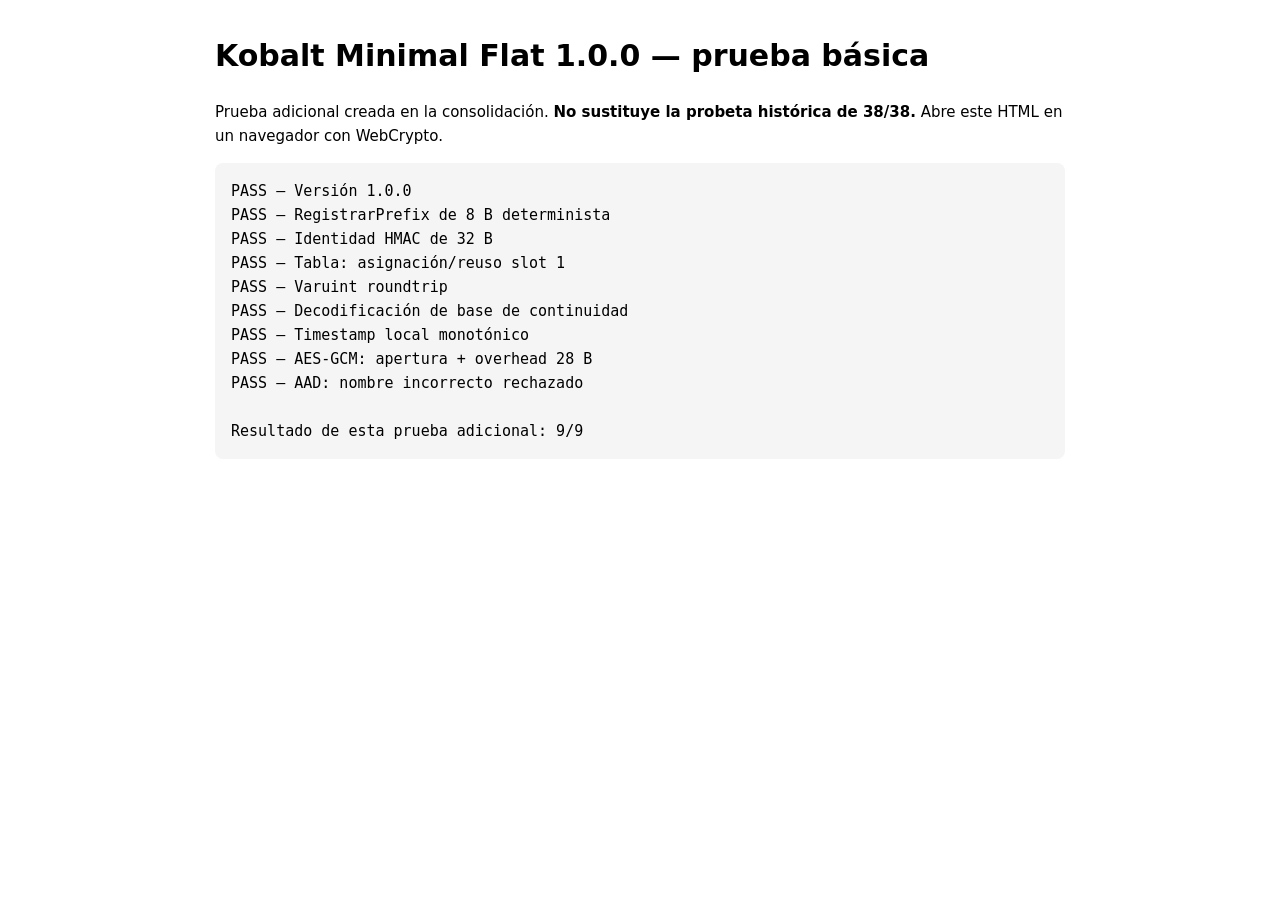
<file: kobalt/kernels/Verificacion/2026-11-10_2043_MINIMAL_PRUEBA_BASICA.html>
<!doctype html>
<html lang="es">
<head><meta charset="utf-8"><meta name="viewport" content="width=device-width, initial-scale=1">
<title>Kobalt Minimal Flat 1.0.0 — prueba básica adicional</title>
<style>body{font:15px/1.6 system-ui,sans-serif;max-width:850px;margin:2rem auto;padding:0 1rem}pre{white-space:pre-wrap;background:#f5f5f5;padding:1rem;border-radius:8px}</style></head>
<body><h1>Kobalt Minimal Flat 1.0.0 — prueba básica</h1>
<p>Prueba adicional creada en la consolidación. <strong>No sustituye la probeta histórica de 38/38.</strong> Abre este HTML en un navegador con WebCrypto.</p>
<pre id="out">Ejecutando...</pre>
<script src="../Minimal/2026-09-11_0014_kobalt-minimal-flat-1.0.0.js"></script>
<script>
(async () => {
  const K=globalThis.KobaltMinimalFlat, enc=new TextEncoder(), out=document.getElementById('out');
  const equal=(a,b)=>a.length===b.length && a.every((v,i)=>v===b[i]);
  const rows=[];
  const test=(n,ok)=>rows.push([n,!!ok]);
  try {
    test('Versión 1.0.0',K.VERSION==='1.0.0');
    const D=crypto.getRandomValues(new Uint8Array(16));
    const node=Uint8Array.from([1,2,3,4,5,6,7,8]);
    const r1=await K.registrarPrefix(D,node), r2=await K.registrarPrefix(D,node);
    test('RegistrarPrefix de 8 B determinista',r1.length===8 && equal(r1,r2));
    const user=await K.identity.user(D,enc.encode('user:test'));
    test('Identidad HMAC de 32 B',user.length===32);
    const a=K.table.ensure(K.table.empty(),user);
    const b=K.table.ensure(a.table,user);
    test('Tabla: asignación/reuso slot 1',a.slot===1 && a.added && b.slot===1 && !b.added);
    test('Varuint roundtrip', [0,1,127,128,16384].every(v=>K.varuint.decode(K.varuint.encode(v))===v));
    const base=K.names.continuityBase(r1,1,node,2,3);
    test('Decodificación de base de continuidad', K.names.decode(base).kind==='continuityBase');
    const t1=K.version.nextTimestamp(0n,1000), t2=K.version.nextTimestamp(t1,900);
    test('Timestamp local monotónico',t1===1000n && t2===1001n);
    const payload=enc.encode('hola minimal');
    const name=await K.names.version(D,base,payload,t2);
    const envelope=await K.seal(D,name,payload);
    const opened=await K.open(D,name,envelope);
    test('AES-GCM: apertura + overhead 28 B',equal(opened,payload) && envelope.length===payload.length+28);
    let wrongRejected=false;
    try {await K.open(D,name.slice(0,-1),envelope);} catch (_) {wrongRejected=true;}
    test('AAD: nombre incorrecto rechazado', wrongRejected);
    const count=rows.filter(x=>x[1]).length;
    out.textContent=rows.map(([n,pass])=>`${pass?'PASS':'FAIL'} — ${n}`).join('\n')+`\n\nResultado de esta prueba adicional: ${count}/${rows.length}`;
  } catch(err) {out.textContent=rows.map(([n,pass])=>`${pass?'PASS':'FAIL'} — ${n}`).join('\n')+'\nERROR: '+err.stack;}
})();
</script></body></html>
</file>
